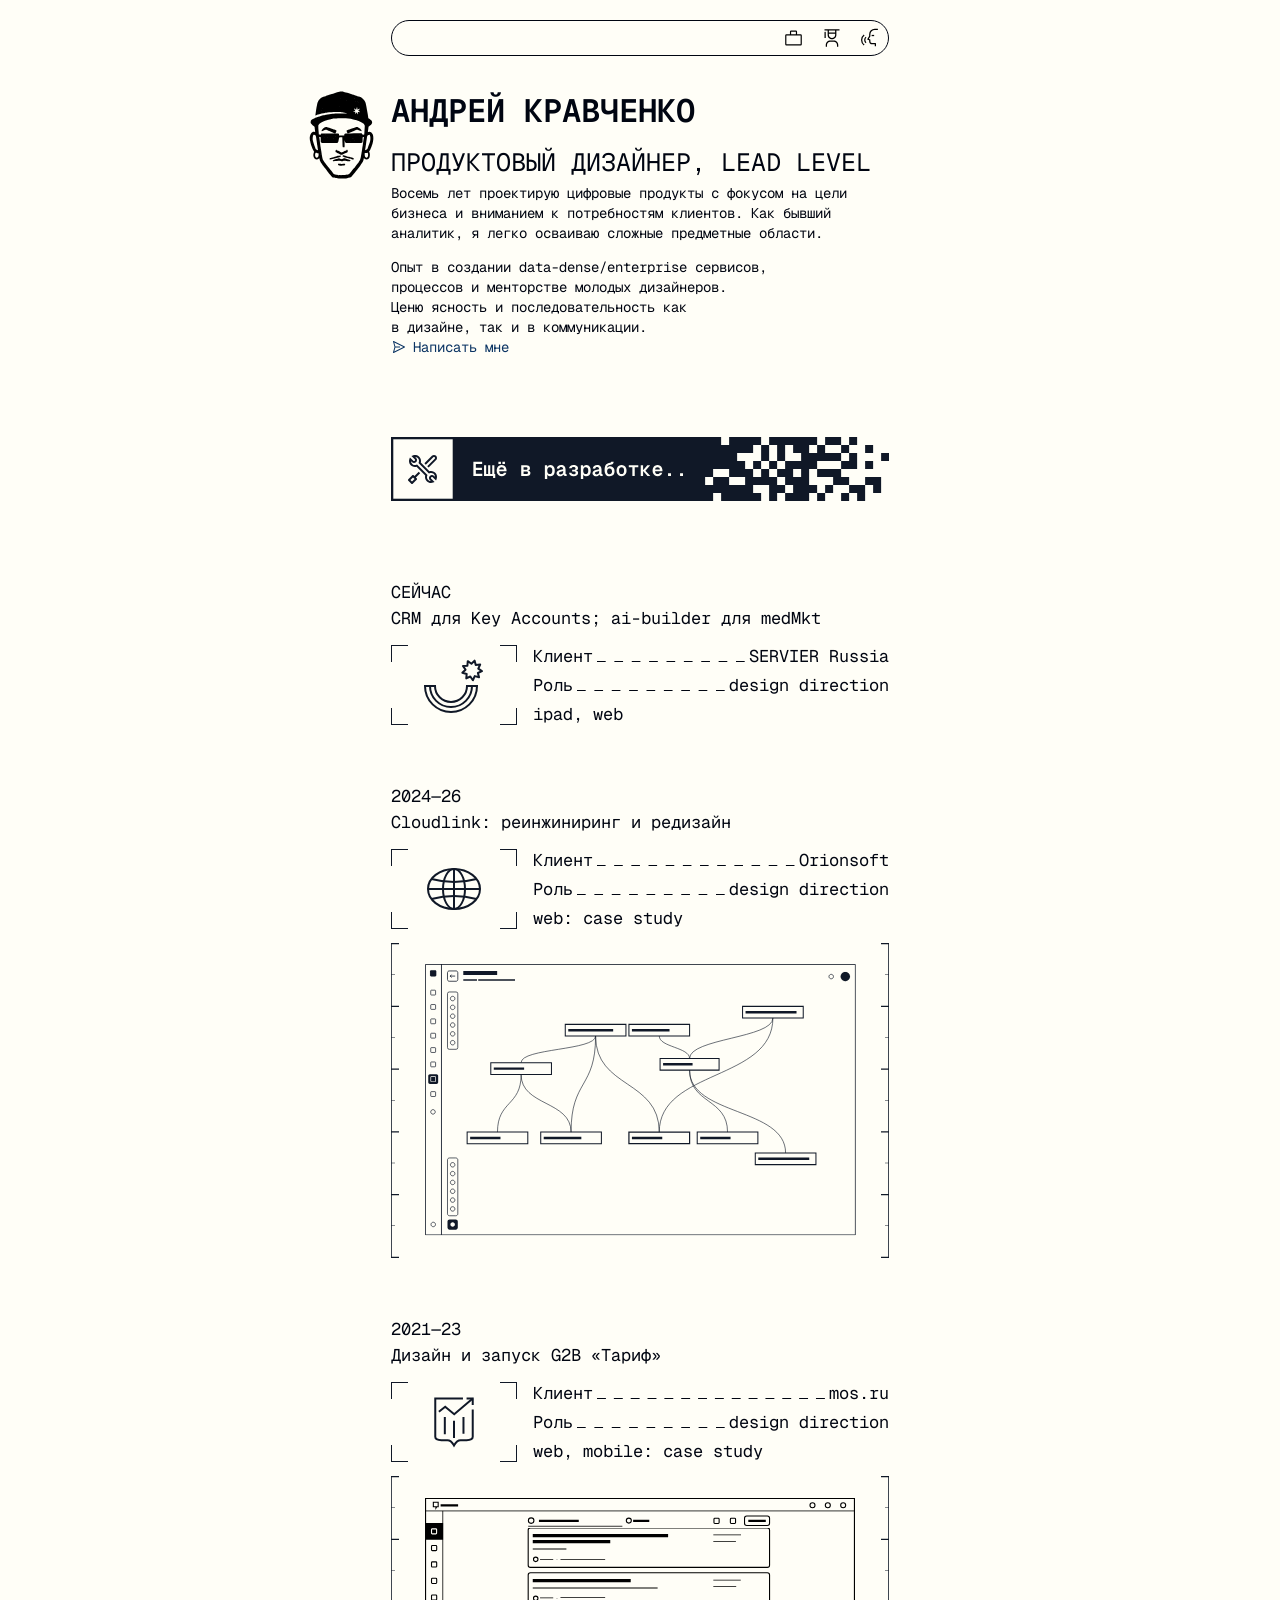
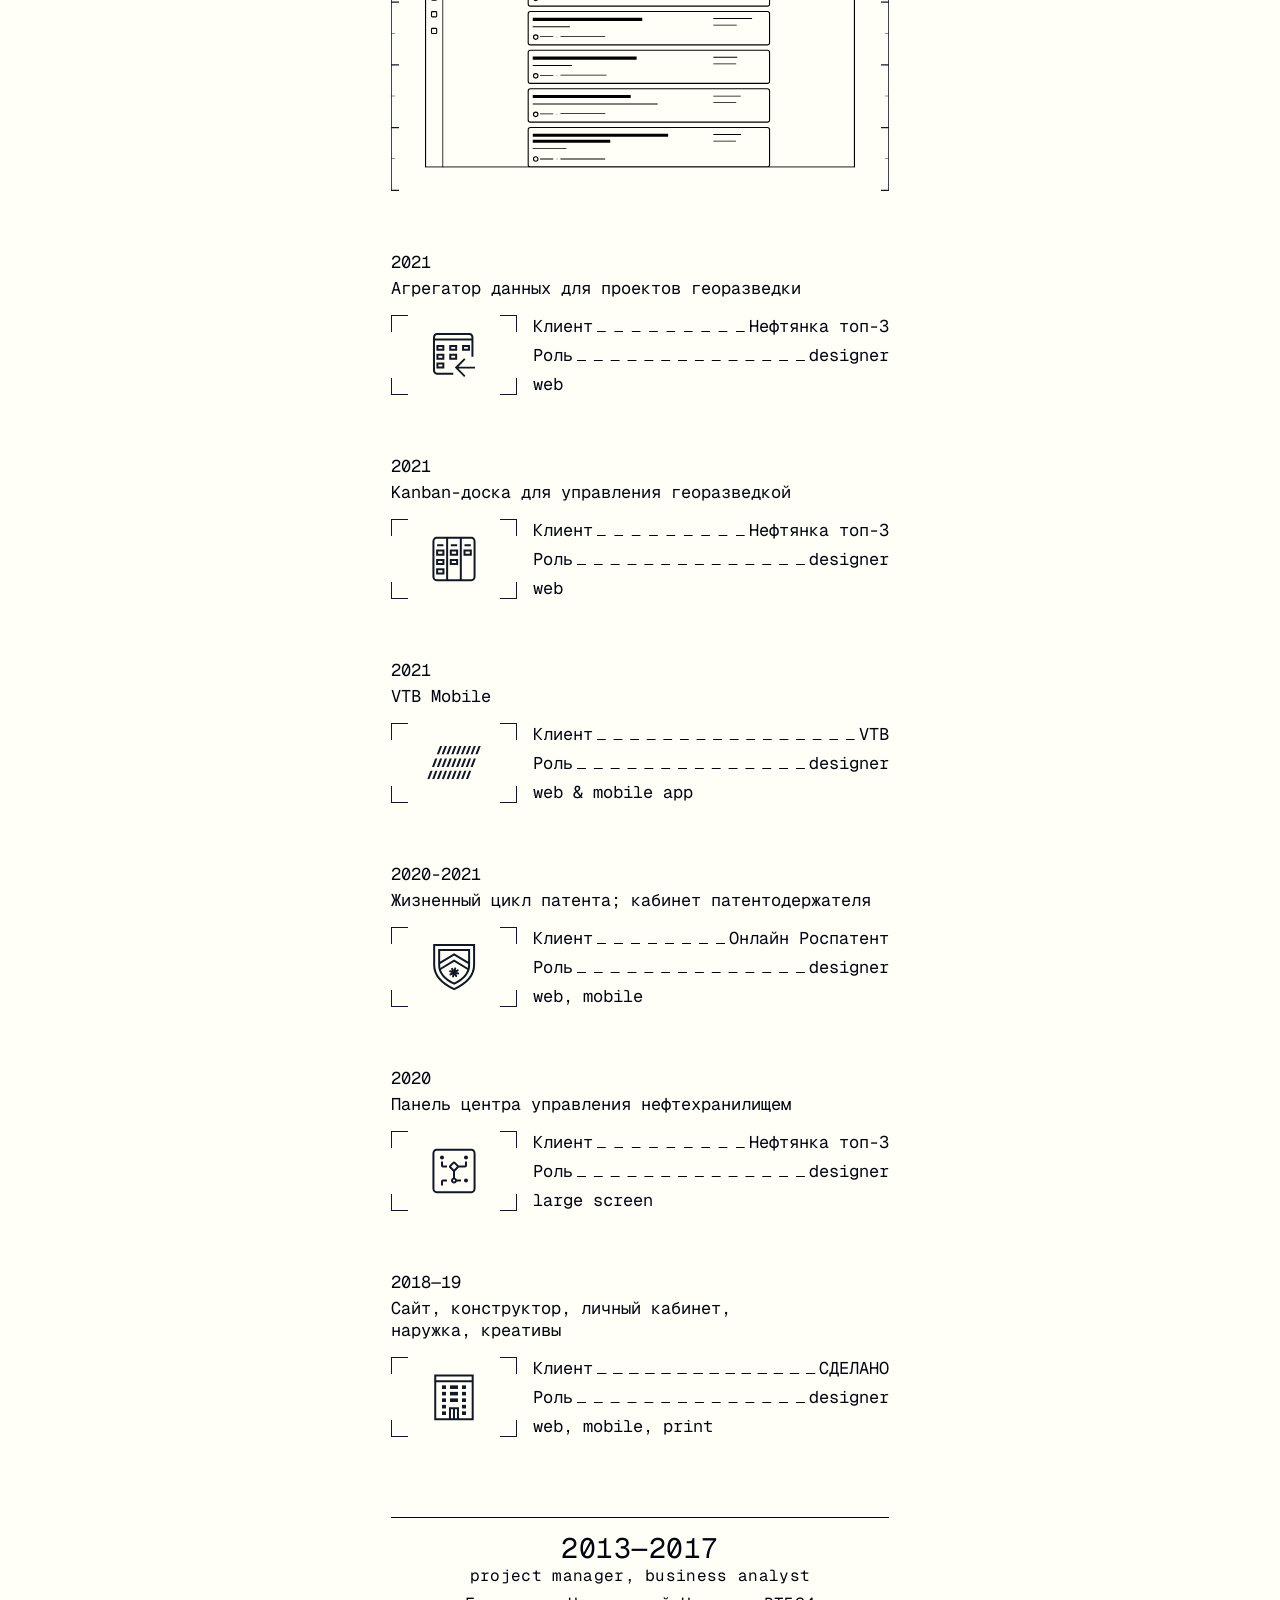
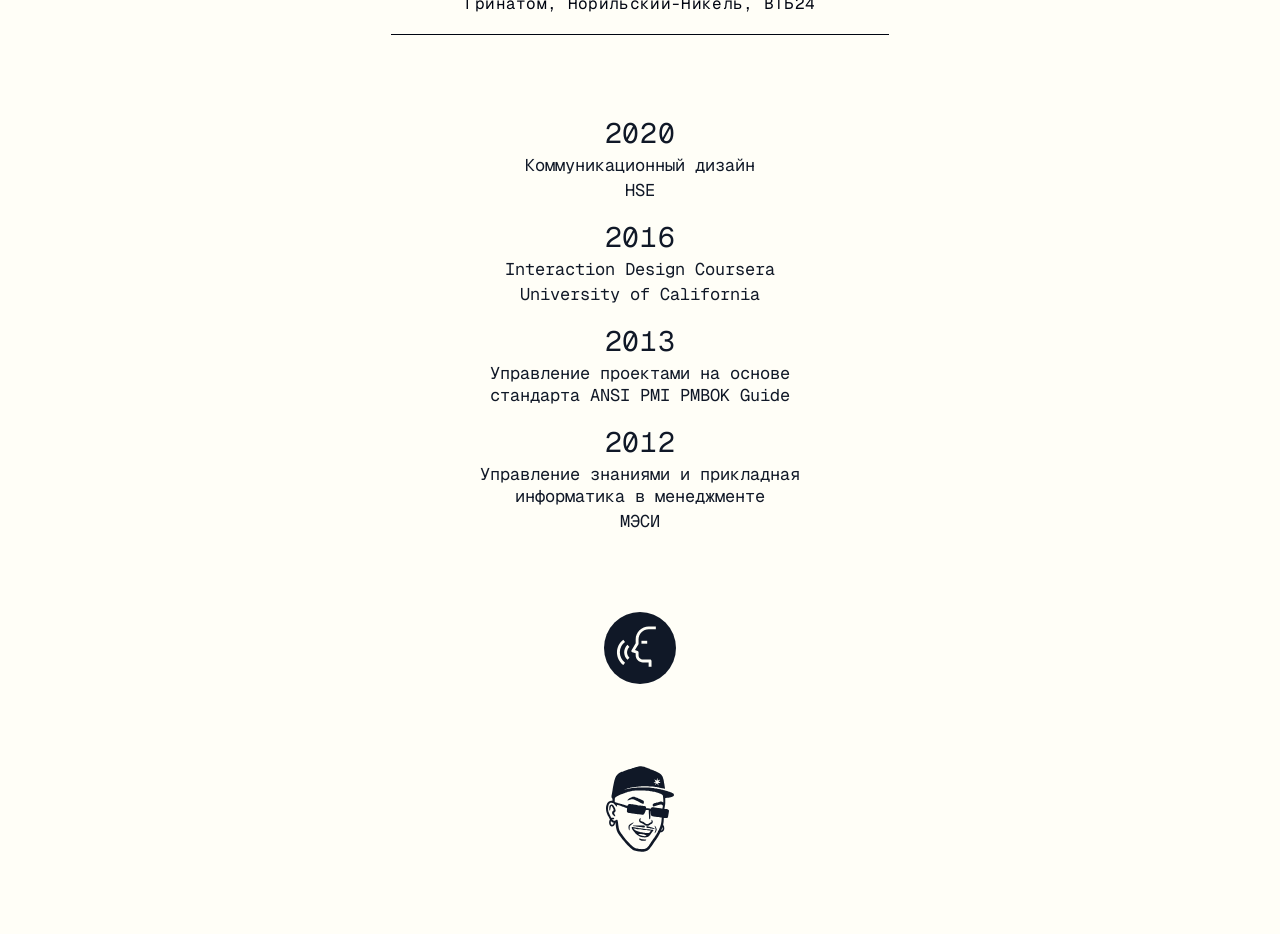
<file: index.html>
<!DOCTYPE html>
<html lang="ru">
<head>
<meta charset="utf-8">
<meta name="viewport" content="width=device-width, initial-scale=1, viewport-fit=cover">
<title>Андрей Кравченко — портфолио</title>
<meta property="og:type" content="website">
<meta property="og:title" content="Андрей Кравченко — продуктовый дизайнер">
<meta property="og:image" content="https://andryusha.top/og.png">
<meta property="og:image:width" content="1200">
<meta property="og:image:height" content="630">
<meta property="og:locale" content="ru_RU">
<meta name="twitter:card" content="summary_large_image">
<link rel="icon" href="/favicon.ico" sizes="32x32">
<link rel="icon" href="/icon.svg" type="image/svg+xml">
<link rel="apple-touch-icon" href="/apple-touch-icon.png">
<style>
@font-face{font-family:'Medeo Mono';src:url([data-uri]) format('woff2');font-weight:100 900;font-style:normal;font-display:swap}
:root{
  --bg:#fffef7; --ink:#000511; --link:#0b3463; --ph:rgba(0,5,17,.35);
  --mono:'Medeo Mono',ui-monospace,Menlo,monospace;
  color-scheme:light; box-sizing:border-box; padding-top:env(safe-area-inset-top,0px); padding-bottom:env(safe-area-inset-bottom,0px);
}
html{scroll-padding-top:env(safe-area-inset-top,0px)}
*,*::before,*::after{box-sizing:border-box}
body{margin:0;background:var(--bg);color:var(--ink);font-family:var(--mono);font-weight:400;font-size:14px;line-height:20px}
body::before{content:"";position:fixed;inset:0 0 auto;height:env(safe-area-inset-top,0px);background:var(--bg);z-index:10}
p{margin:0;text-wrap:pretty}
/* --col (ширина колонки контента главной) задана в mobile.css: переменная нужна и страницам кейсов, чтобы пилюля плавно меняла геометрию при переходе */
.page{width:var(--col);margin:0 auto;padding:82px 0 80px;display:flex;flex-direction:column;gap:80px;position:relative;container:page / inline-size}

/* nav pill */
.pill,.pill-slot{position:fixed;top:calc(20px + env(safe-area-inset-top,0px));left:50%;width:var(--col);transform:translate(-50%,0)}
body[data-pill="sub"] .pill,body[data-pill="sub"] .pill-slot{width:min(628px,100% - 32px)}
.pill{z-index:11;display:block;background:var(--bg);border:1px solid var(--ink);border-radius:999px;padding:1.84px;
  transition:opacity .4s ease,width .2s ease}
.pill-slot{height:36.35px;visibility:hidden;pointer-events:none}
.pill.away:not(:focus-within){opacity:0;pointer-events:none;transition:opacity .08s linear,width .2s ease}
.v{display:flex;align-items:center;justify-content:flex-end;gap:8px}
.v-sub{display:none;justify-content:space-between;gap:0}
body[data-pill="sub"] .v-main{display:none}
body[data-pill="sub"] .v-sub{display:flex}
.pb{width:30.67px;height:30.67px;border-radius:50%;display:grid;place-items:center;flex:none;transition:background-color .15s ease}
.pb img{width:19.63px;height:19.63px;display:block;transition:filter .15s ease}
.pb:hover,.pb:focus-visible{background:var(--ink)}
.pb:hover img,.pb:focus-visible img{filter:invert(1)}
.pb:focus-visible{outline:2px solid var(--link);outline-offset:2px}
.pb.contact img{transform:translate(-1.24px,-.61px)}
.back-grp{display:flex;align-items:center;gap:2px}
.mini{display:block;width:20.92px;height:27.67px}
.mini img{display:block;width:100%;height:100%;object-fit:cover}
@media (prefers-reduced-motion:reduce){.pill,.pb,.pb img{transition:none}}
.write:focus-visible{outline:2px solid var(--link);outline-offset:2px}

/* intro */
.intro{display:flex;flex-direction:column;gap:8px;position:relative}
.portrait{position:fixed;left:calc(50% - var(--col) / 2 - 89px);top:88.83px;width:80px;height:90px;overflow:hidden;pointer-events:none}
.portrait img{position:absolute;display:block;max-width:none;width:100%;height:100.6%;left:.63%;top:-.27%}


h1{font-size:min(32.25px, calc((100vw - 32px) / 10));line-height:40px;font-weight:600;text-transform:uppercase;margin:9px 0}   /* в одну строку высота та же 58 px (9+40+9), при переносе строки идут плотно; на узкой колонке шрифт чуть сжимается, чтобы имя не переносилось */
.role{font-size:25px;line-height:26px;letter-spacing:normal;text-transform:uppercase;margin:1px 0 0px}   /* в одну строку высота та же 24 px, при переносе строки не слипаются */
.bio{margin-top:0}
.bio p+p{margin-top:13.7px}
.bio br.m{display:none}   /* переносы только для телефона; пробелы в тексте стоят всегда, поэтому слова не слипаются, когда перенос скрыт */
.write{display:inline-flex;align-items:center;gap:6px;height:20px;vertical-align:top;color:var(--link);text-decoration:none}
.write img{width:16px;height:16px;display:block;flex:none}
.write:hover{text-decoration:none}
@keyframes write-spin{to{transform:rotate(360deg)}}
@media (hover:hover){.write:hover img{animation:write-spin .75s ease-in-out}}   /* оборот на 360° вокруг центра, 750 ms, ease-in-out */
@media (prefers-reduced-motion:reduce){.write:hover img{animation:none}}

/* cv */
.cv{display:flex;flex-direction:column;gap:60px}
.unit{display:flex;flex-direction:column;gap:14px}
.card{display:flex;flex-direction:column;gap:16px}
.head{display:flex;flex-direction:column;gap:4px;font-size:17px;line-height:normal}
.head b{font-weight:400;text-transform:uppercase}
.row{display:flex;align-items:center;gap:16px}
.meta{flex:1 1 0;min-width:0;display:flex;flex-direction:column;gap:7px;font-size:17px;line-height:normal}
.kv{display:flex;align-items:baseline;gap:4px}
.kv::before{content:"";order:1;flex:1 1 0;min-width:8px;height:1px;margin-right:-7px;background:linear-gradient(90deg,var(--ink) 0 9px,transparent 9px) 0 0/16px 1px space no-repeat}
.kv span:first-child{order:0}.kv span:last-child{order:2;text-align:right}

.shot{height:calc(315px * var(--k,1));display:flex;align-items:center;justify-content:space-between;width:100%}   /* --k = ширина колонки / 498: рамка, линейки и схема уменьшаются синхронно */

.ruler{display:block;flex:none;width:calc(8px * var(--k,1));height:calc(315px * var(--k,1))}
.ruler.r{transform:scaleX(-1)}
.img{flex:none}
.img svg{display:block;width:100%;height:auto}

/* education */
.xp{display:flex;flex-direction:column;gap:20px}
.xp hr{border:0;border-top:1px solid var(--ink);margin:0;width:100%}
.xp div{display:flex;flex-direction:column;gap:8px;text-align:center;font-size:16px;letter-spacing:.32px}
.xp .yr{font-size:28px;letter-spacing:.56px;text-transform:uppercase;font-weight:400}
.xp b{font-weight:400}


/* баннер «Ещё в разработке…» (статичный) */
.uc img{display:block;width:100%;height:auto}

/* рамка логотипа: уголки, hover (Figma: While hovering → Change to hover, Smart animate, Ease in, 170ms) */
.lf{--frame:#101827;--t:.17s ease-in;position:relative;flex:none;width:126px;height:80px;display:grid;place-items:center}
.lf img{display:block;width:64px;height:64px}
.lf-c{position:absolute;width:17px;height:17px;border:0 solid var(--frame);
  transition:width var(--t),height var(--t),border-width var(--t),top var(--t),right var(--t),bottom var(--t),left var(--t)}
.lf-c.tl{top:0;left:0;border-top-width:1px;border-left-width:1px}
.lf-c.tr{top:0;right:0;border-top-width:1px;border-right-width:1px}
.lf-c.bl{bottom:0;left:0;border-bottom-width:1px;border-left-width:1px}
.lf-c.br{bottom:0;right:0;border-bottom-width:1px;border-right-width:1px}
@media (hover:hover){
  .case:hover .lf .lf-c{width:26px;height:26px}
  .case:hover .lf .tl{top:.64px;left:1px;border-top-width:2px;border-left-width:2px}
  .case:hover .lf .tr{top:.64px;right:1px;border-top-width:2px;border-right-width:2px}
  .case:hover .lf .bl{bottom:.64px;left:1px;border-bottom-width:2px;border-left-width:2px}
  .case:hover .lf .br{bottom:.64px;right:1px;border-bottom-width:2px;border-right-width:2px}
}
@media (prefers-reduced-motion:reduce){.lf-c{transition:none}}
.edu{display:flex;flex-direction:column;text-align:center;font-size:17px;line-height:22px;color:#101827}
.edu .blk{display:flex;flex-direction:column;align-items:center}
.edu .blk+.blk{margin-top:18px}
.edu .yr{font-size:28px;line-height:36px;font-weight:400;letter-spacing:.56px}
.edu .t{font-weight:400;margin-top:3px}
.edu .s{font-weight:400;margin-top:3px}
.cf-row{display:flex;flex-direction:column;align-items:center;gap:80px}
.cf{display:block;width:72px;height:72px;flex:none}
.cf[hidden]{display:none}   /* кнопка Instagram скрыта; чтобы вернуть, уберите атрибут hidden у ссылки */   /* по весу «чернил» близко к портрету 68×90 */
.cf svg{display:block;width:100%;height:100%}
.cf-portrait{display:block;width:68px;height:90px;flex:none}
.cf:focus-visible{outline:2px solid var(--link);outline-offset:4px;border-radius:50%}
</style>
<link rel="stylesheet" href="transition.css">
<link rel="stylesheet" href="cursors.css">
<link rel="stylesheet" href="mobile.css">
<script>(function(){var v="";try{v=sessionStorage.getItem("trFlag")||""}catch(e){}if(!v)v=window.name||"";var m=/^tr\|(\d+)\|(\d)/.exec(v);if(m&&Date.now()-m[1]<4000){var h=document.documentElement;h.classList.add("tr-enter");if(m[2]==="1")h.classList.add("tr-ph");setTimeout(function(){h.classList.remove("tr-enter","tr-ph")},3500)}})()</script>
</head>
<body data-pill="main" data-tr="home">
<div id="trCup" aria-hidden="true"><img alt="" src="cursors/src/wait.svg"></div>
<div class="pill-slot" id="pillSlot" aria-hidden="true"></div>
<nav class="pill" id="pill" aria-label="Разделы">
  <div class="v v-main">
    <a class="pb work" href="#work" data-pill-gap="32" aria-label="Работы"><img alt="" src="[data-uri]"></a>
    <a class="pb" href="#edu" aria-label="Образование"><img alt="" src="[data-uri]"></a>
    <a class="pb contact" href="https://t.me/floatingpatterns" target="_blank" rel="noopener" aria-label="Написать мне"><img alt="" src="[data-uri]"></a>
  </div>
  <div class="v v-sub">
    <div class="back-grp">
      <a class="pb" href="./" aria-label="Назад"><img alt="" src="[data-uri]"></a>
      <a class="mini" href="./" aria-label="На главную"><img alt="" data-head></a>
    </div>
    <a class="pb contact" href="https://t.me/floatingpatterns" target="_blank" rel="noopener" aria-label="Написать мне"><img alt="" src="[data-uri]"></a>
  </div>
</nav>

<div class="portrait" aria-hidden="true"><img alt="" data-head></div>

<main class="page">
  <header class="intro" id="contact">
    <h1>андрей кравченко</h1>
    <p class="role">Продуктовый дизайнер, lead level</p>
    <div class="bio">
      <p>Восемь лет проектирую цифровые продукты с фокусом на цели бизнеса и вниманием к потребностям клиентов. Как бывший аналитик, я легко осваиваю сложные предметные области.</p>
      <p>Опыт в создании data-dense/<br class="m">enterprise сервисов,<br class="d"> процессов<br class="m"> и менторстве молодых дизайнеров.<br>Ценю ясность и последовательность<br class="m"> как<br class="d"> в дизайне, так и в коммуникации.<br><a class="write" href="https://t.me/floatingpatterns" target="_blank" rel="noopener"><img alt="" src="[data-uri]">Написать мне</a></p>
    </div>
  </header>

  <aside class="uc" aria-label="Страница в разработке"><img alt="Ещё в разработке…" src="[data-uri]"></aside>

  <section class="cv" id="work" aria-label="Опыт"></section>

  <section class="xp" aria-label="Предыдущий опыт">
    <hr>
    <div>
      <p class="yr">2013—2017</p>
      <p><b>project manager, business analyst</b></p>
      <p style="font-weight:400">Гринатом, Норильский-Никель, ВТБ24</p>
    </div>
    <hr>
  </section>

  <section class="edu" id="edu" aria-label="Образование">
    <div class="blk"><p class="yr">2020</p><p class="t">Коммуникационный дизайн</p><p class="s">HSE</p></div>
    <div class="blk"><p class="yr">2016</p><p class="t">Interaction Design Coursera</p><p class="s">University of California</p></div>
    <div class="blk"><p class="yr">2013</p><p class="t">Управление проектами на основе<br>стандарта ANSI PMI PMBOK Guide</p></div>
    <div class="blk"><p class="yr">2012</p><p class="t">Управление знаниями и прикладная<br>информатика в менеджменте</p><p class="s">МЭСИ</p></div>
  </section>

  <section class="cf-row" aria-label="Контакты">
    <a class="cf" href="https://t.me/floatingpatterns" target="_blank" rel="noopener"><svg role="img" aria-label="Telegram" class="cf-profile" width="88" height="88" viewBox="0 0 88 88" fill="none" xmlns="http://www.w3.org/2000/svg">
<style>
.cf-profile .cf-w{transform-box:view-box;transform-origin:35px 49.28px}
.cf-profile:hover .cf-w1,:hover>.cf-profile .cf-w1{animation:cf-wave-in .5s cubic-bezier(.3,0,.2,1)}
.cf-profile:hover .cf-w2,:hover>.cf-profile .cf-w2{animation:cf-wave-out .5s cubic-bezier(.3,0,.2,1)}
@keyframes cf-wave-in{0%{transform:scale(1);opacity:1}40%{transform:scale(1.4);opacity:0}41%{transform:scale(.7);opacity:0}100%{transform:scale(1);opacity:1}}
@keyframes cf-wave-out{0%{transform:scale(1);opacity:1}34%{transform:scale(1.3);opacity:0}35%{transform:scale(.8);opacity:0}100%{transform:scale(1);opacity:1}}
@media (prefers-reduced-motion:reduce){.cf-profile .cf-w{animation:none!important}}
</style>
<rect width="88" height="88" rx="44" fill="#101827"/>
<path d="M58.0801 66.8801H54.5601V61.6001H47.5201C45.187 61.5975 42.9501 60.6696 41.3004 59.0198C39.6506 57.37 38.7227 55.1332 38.7201 52.8001V50.5485L34.6436 49.1898C34.3936 49.1064 34.1655 48.968 33.9761 48.7847C33.7868 48.6014 33.641 48.3779 33.5496 48.1308C33.4582 47.8836 33.4234 47.6191 33.4479 47.3567C33.4724 47.0943 33.5555 46.8407 33.6911 46.6148L38.7201 38.2324V33.4401C38.7248 29.2405 40.3951 25.2142 43.3647 22.2447C46.3342 19.2751 50.3605 17.6048 54.5601 17.6001H63.3601V21.1201H54.5601C51.2937 21.1237 48.1622 22.4229 45.8526 24.7326C43.5429 27.0422 42.2437 30.1737 42.2401 33.4401V38.7201C42.2401 39.0391 42.1533 39.352 41.9891 39.6254L37.838 46.5444L41.0366 47.6104C41.3871 47.7272 41.6919 47.9513 41.9079 48.251C42.1239 48.5507 42.2401 48.9107 42.2401 49.2801V52.8001C42.2416 54.2 42.7984 55.5421 43.7883 56.5319C44.7781 57.5218 46.1202 58.0786 47.5201 58.0801H56.3201C56.7869 58.0801 57.2345 58.2655 57.5646 58.5956C57.8947 58.9257 58.0801 59.3733 58.0801 59.8401V66.8801Z" fill="#FFFEF7"/>
<path d="M52.8 35.2002H45.76V38.7202H52.8V35.2002Z" fill="#FFFEF7"/>
<path class="cf-w cf-w1" d="M28.7453 58.4617C27.4538 57.306 26.4205 55.8908 25.7132 54.3086C25.0058 52.7264 24.6401 51.0128 24.6401 49.2797C24.6401 47.5465 25.0058 45.8329 25.7132 44.2507C26.4205 42.6685 27.4538 41.2533 28.7453 40.0977L31.0932 42.7201C30.1703 43.5455 29.432 44.5564 28.9265 45.6866C28.421 46.8169 28.1597 48.0411 28.1597 49.2793C28.1597 50.5175 28.421 51.7417 28.9265 52.872C29.432 54.0023 30.1703 55.0131 31.0932 55.8386L28.7453 58.4617Z" fill="#FFFEF7"/>
<path class="cf-w cf-w2" d="M23.5831 64.7695C21.179 62.9658 19.2279 60.6272 17.884 57.939C16.5402 55.2507 15.8406 52.2865 15.8406 49.281C15.8406 46.2755 16.5402 43.3113 17.884 40.6231C19.2279 37.9348 21.179 35.5962 23.5831 33.7925L25.6961 36.6081C23.7287 38.0837 22.1318 39.9971 21.0319 42.1968C19.9321 44.3965 19.3595 46.822 19.3595 49.2814C19.3595 51.7407 19.9321 54.1662 21.0319 56.3659C22.1318 58.5656 23.7287 60.479 25.6961 61.9546L23.5831 64.7695Z" fill="#FFFEF7"/>
</svg></a>
    <a class="cf" href="https://www.instagram.com/floatingpatterns/" target="_blank" rel="noopener" hidden><svg role="img" aria-label="Instagram" class="cf-aperture" width="88" height="88" viewBox="0 0 88 88" fill="none" xmlns="http://www.w3.org/2000/svg">
<style>
.cf-aperture .cf-g{transform-box:view-box;transform-origin:44px 44px}
.cf-aperture:hover .cf-g,:hover>.cf-aperture .cf-g{animation:cf-ap-rot .5s cubic-bezier(.3,0,.2,1)}
.cf-aperture:hover .cf-b,:hover>.cf-aperture .cf-b{animation:cf-ap-blade .5s cubic-bezier(.3,0,.2,1)}
@keyframes cf-ap-rot{0%{transform:rotate(0)}38%{transform:rotate(-24deg)}52%{transform:rotate(-24deg)}100%{transform:rotate(0)}}
@keyframes cf-ap-blade{0%{transform:translate(0,0)}38%{transform:translate(var(--x),var(--y))}52%{transform:translate(var(--x),var(--y))}100%{transform:translate(0,0)}}
@media (prefers-reduced-motion:reduce){.cf-aperture .cf-g,.cf-aperture .cf-b{animation:none!important}}
</style>
<defs><clipPath id="cf-ap-clip"><circle cx="44" cy="44" r="21.12"/></clipPath></defs>
<rect width="88" height="88" rx="44" fill="#101827"/>
<circle cx="44" cy="44" r="22.88" stroke="#FFFEF7" stroke-width="3.52"/>
<g clip-path="url(#cf-ap-clip)">
  <g class="cf-g" stroke="#FFFEF7" stroke-width="3.52" stroke-linecap="butt">
    <path class="cf-b" style="--x:-5px;--y:-2.87px" d="M52.8 49.71L52.8 9.71"/>
    <path class="cf-b" style="--x:-0.01px;--y:-5.78px" d="M44 54.84L78.57 34.7"/>
    <path class="cf-b" style="--x:5px;--y:-2.88px" d="M35.2 49.73L69.8 69.8"/>
    <path class="cf-b" style="--x:5px;--y:2.88px" d="M35.2 38.27L35.2 78.27"/>
    <path class="cf-b" style="--x:0.01px;--y:5.78px" d="M44 33.17L9.4 53.24"/>
    <path class="cf-b" style="--x:-5px;--y:2.89px" d="M52.8 38.25L18.16 18.25"/>
  </g>
</g>
</svg></a>
    <img class="cf-portrait" src="footer-portrait.svg" alt="" width="68" height="90">
  </section>
</main>

<script>
var items = [
  ['Сейчас','CRM для Key Accounts; ai\u2060-\u2060builder для medMkt','SERVIER Russia','design direction','ipad, web',false],
  ['2024—26','Cloudlink: реинжиниринг и редизайн','Orionsoft','design direction','web: case study',true],
  ['2021—23','Дизайн и запуск G2B «Тариф»','mos.ru','design direction','web, mobile: case study',true],
  ['2021','Агрегатор данных для проектов георазведки','Нефтянка топ-3','designer','web',false],
  ['2021','Kanban-доска для управления георазведкой','Нефтянка топ-3','designer','web',false],
  ['2021','VTB Mobile','VTB','designer','web & mobile app',false],
  ['2020-2021','Жизненный цикл патента; кабинет патентодержателя','Онлайн Роспатент','designer','web, mobile',false],
  ['2020','Панель центра управления нефтехранилищем','Нефтянка топ-3','designer','large screen',false],
  ['2018—19','Сайт, конструктор, личный кабинет, наружка, креативы','СДЕЛАНО','designer','web, mobile, print',false]
];
var root = document.getElementById('work');
items.forEach(function (it) {
  var u = document.createElement('div');
  u.className = items.indexOf(it) === 0 || !it[5] ? 'card' : 'unit';
  var card = '<div class="card"><div class="head"><b></b><p></p></div><div class="row"><div class="lf"><span class="lf-c tl"></span><span class="lf-c tr"></span><span class="lf-c bl"></span><span class="lf-c br"></span><img alt="" data-logo width="64" height="64"></div><div class="meta">' +
    '<div class="kv"><span>Клиент</span><span class="c"></span></div>' +
    '<div class="kv"><span>Роль</span><span class="r"></span></div>' +
    '<div class="p"></div></div></div></div>';
  var shot = '<div class="shot"><img class="ruler l" alt="" data-ruler width="8" height="315"><div class="img"></div><img class="ruler r" alt="" data-ruler width="8" height="315"></div>';
  u.innerHTML = it[5] ? card + shot : card;
  if (it[5]) { u.className = 'unit'; }
  u.classList.add('case');
  u.querySelector('b').textContent = it[0];
  u.querySelector('.head p').textContent = it[1];
  u.querySelector('.c').textContent = it[2];
  u.querySelector('.r').textContent = it[3];
  u.querySelector('.p').textContent = it[4];
  var href = { 1: 'cloudlink/', 2: 'tarif/' }[items.indexOf(it)];
  if (href) {
    var a = document.createElement('a');
    a.href = href; a.style.cssText = 'display:block;color:inherit;text-decoration:none';
    a.setAttribute('aria-label', it[1]);
    a.appendChild(u); root.appendChild(a);
  } else { root.appendChild(u); }
});

/* Неразрывный пробел после коротких предлогов и союзов */
(function () {
  var re = /(^|[^А-Яа-яЁё\w])(в|во|к|ко|с|со|у|о|об|и|а|но|на|по|за|из|от|до|не|ни|же|бы|ли|да|для|при|про|над|под|без|как|что)\s+/gi;
  var w = document.createTreeWalker(document.body, NodeFilter.SHOW_TEXT), n, list = [];
  while ((n = w.nextNode())) { if (n.parentNode.nodeName !== 'SCRIPT') list.push(n); }
  list.forEach(function (t) {
    var s = t.nodeValue, prev;
    do { prev = s; s = s.replace(re, '$1$2\u00A0'); } while (s !== prev);
    t.nodeValue = s;
  });
})();

var HEAD = "[data-uri]";
document.querySelectorAll('img[data-head]').forEach(function (i) { i.src = HEAD; });

/* Пилюля: прячется при скролле, возвращается по наведению на своё место и наверху страницы */
(function () {
  var pill = document.getElementById('pill'), slot = document.getElementById('pillSlot');
  var hover = false, up = false, lastY = window.scrollY, keep = false, armed = false;
  var scrollDir = window.matchMedia('(hover: none), (max-width: 552px)');   // телефонная раскладка: вниз — прячем, вверх — показываем
  var dir = 0, anchor = window.scrollY;
  function apply() { pill.classList.toggle('away', !(window.scrollY <= 2 || hover || up || keep)); }
  /* после возврата с кейса пилюля остаётся видимой, пока человек не начнёт скроллить или не зайдёт курсором в её зону и не уйдёт */
  window.__pillKeep = function () { keep = true; armed = false; apply(); };
  window.addEventListener('scroll', function () {
    var y = window.scrollY;
    if (y !== lastY) { hover = false; keep = false; }
    if (scrollDir.matches) {                       // считаем пройденный путь от точки разворота, а не шаг между кадрами скролла
      if (y > lastY) { if (dir <= 0) { dir = 1; anchor = lastY; } if (y - anchor > 6) up = false; }
      else if (y < lastY) { if (dir >= 0) { dir = -1; anchor = lastY; } if (anchor - y > 14) up = true; }
    }
    lastY = y; apply();
  }, { passive: true });
  window.addEventListener('pointermove', function (e) {
    if (e.pointerType === 'touch') return;
    var r = slot.getBoundingClientRect(), pad = 10;
    hover = e.clientX >= r.left - pad && e.clientX <= r.right + pad && e.clientY >= 0 && e.clientY <= r.bottom + pad;
    if (hover) armed = true; else if (armed) keep = false;
    apply();
  }, { passive: true });
  document.documentElement.addEventListener('mouseleave', function () { hover = false; apply(); });
  apply();
})();

/* Плавный скролл: клики по якорям (ease-in-out) и ручной скролл колесом/трекпадом (инерционное сглаживание) */
(function () {
  var reduce = window.matchMedia('(prefers-reduced-motion: reduce)');
  var doc = document.documentElement;
  var raf = 0, target = 0, cur = 0, last = 0, anim = null;
  function max() { return Math.max(0, doc.scrollHeight - window.innerHeight); }
  function clamp(v) { return Math.max(0, Math.min(max(), v)); }
  function ease(t) { return t < .5 ? 4 * t * t * t : 1 - Math.pow(-2 * t + 2, 3) / 2; }
  function loop(t) {
    var dt = Math.min(50, t - last) || 16; last = t;
    if (anim) {
      var p = Math.min(1, (t - anim.t0) / anim.dur);
      cur = target = anim.from + (anim.to - anim.from) * ease(p);
      window.scrollTo(0, cur);
      if (p < 1) { raf = requestAnimationFrame(loop); } else { raf = 0; anim = null; }
      return;
    }
    cur += (target - cur) * (1 - Math.exp(-dt / 90));
    if (Math.abs(target - cur) < .5) { cur = target; window.scrollTo(0, cur); raf = 0; return; }
    window.scrollTo(0, cur);
    raf = requestAnimationFrame(loop);
  }
  function run() { if (!raf) { last = performance.now(); raf = requestAnimationFrame(loop); } }

  window.addEventListener('scroll', function () {
    if (!raf) cur = target = window.scrollY;
  }, { passive: true });

  window.addEventListener('wheel', function (e) {
    if (e.ctrlKey || reduce.matches || Math.abs(e.deltaX) > Math.abs(e.deltaY)) return;
    e.preventDefault();
    var d = e.deltaY * (e.deltaMode === 1 ? 16 : e.deltaMode === 2 ? window.innerHeight : 1);
    if (anim) { anim = null; target = cur; }
    if (!raf) cur = target = window.scrollY;
    target = clamp(target + d);
    run();
  }, { passive: false });

  document.addEventListener('click', function (e) {
    var a = e.target.closest('a[href^="#"]');
    if (!a || a.getAttribute('href') === '#') return;
    var id = decodeURIComponent(a.getAttribute('href').slice(1)), el = document.getElementById(id);
    if (!el) return;
    e.preventDefault();
    var pad = parseFloat(getComputedStyle(doc).scrollPaddingTop) || 0;
    var gap = a.getAttribute('data-pill-gap');            // ссылка просит: низ пилюли + gap px выше первого кейса
    if (gap !== null) {
      var slot = document.getElementById('pillSlot');
      el = el.querySelector('.case') || el;
      pad = slot.getBoundingClientRect().bottom + parseFloat(gap);
    }
    var to = clamp(el.getBoundingClientRect().top + window.scrollY - pad);
    var from = window.scrollY, dist = to - from;
    try { history.replaceState(null, '', '#' + id); } catch (err) {}
    if (reduce.matches || Math.abs(dist) < 2) { window.scrollTo(0, to); return; }
    anim = { from: from, to: to, t0: performance.now(), dur: Math.min(1200, 500 + Math.abs(dist) * .3) };
    cur = target = from;
    run();
  });
})();




/* иконки кейсов: по порядку карточек */
(function () {
  var ICONS = ["[data-uri]", "[data-uri]", "[data-uri]", "[data-uri]", "[data-uri]", "[data-uri]", "[data-uri]", "[data-uri]", "[data-uri]"];
  document.querySelectorAll('img[data-logo]').forEach(function (img, i) { if (ICONS[i]) img.src = ICONS[i]; });
})();

/* Анимированные экраны: играют по кругу постоянно (десктоп и мобильные); при prefers-reduced-motion — статичный первый кадр */
(function () {
  var SHOWS = [{ w: 431, svg: "<svg width=\"431\" height=\"272\" viewBox=\"0 0 431 272\" fill=\"none\" xmlns=\"http://www.w3.org/2000/svg\">\n<g clip-path=\"url(#clip0_3497_1499)\">\n<path d=\"M170.603 71.982C170.603 103.162 136.124 97.49 136.124 128.67\" stroke-width=\"0.613506\" stroke=\"#101827\">\n<animate attributeName=\"d\" values=\"M170.603 71.982C170.603 103.162 136.124 97.49 136.124 128.67;M170.603 71.982C170.603 103.162 136.124 97.49 136.124 128.67;M170.603 71.982C170.603 103.162 136.124 97.49 136.124 128.67;M170.603 71.982C170.603 103.162 136.124 97.49 136.124 128.67;M170.603 71.982C170.603 86.661 96.124 83.991 96.124 98.67;M170.603 71.982C170.603 86.661 96.124 83.991 96.124 98.67;M170.603 71.982C170.603 86.661 96.124 83.991 96.124 98.67;M170.603 71.982C170.603 86.661 96.124 83.991 96.124 98.67;M170.603 71.982C170.603 86.661 96.124 83.991 96.124 98.67;M170.603 71.982C170.603 86.661 96.124 83.991 96.124 98.67;M170.603 71.982C170.603 103.162 136.124 97.49 136.124 128.67;M170.603 71.982C170.603 103.162 136.124 97.49 136.124 128.67;M170.603 71.982C170.603 103.162 136.124 97.49 136.124 128.67;M170.603 71.982C170.603 103.162 136.124 97.49 136.124 128.67\" dur=\"5.0s\" repeatCount=\"indefinite\" calcMode=\"spline\" keyTimes=\"0.00000;0.05000;0.16000;0.17600;0.28600;0.30200;0.41200;0.50000;0.61000;0.62600;0.73600;0.75200;0.86200;1.00000\" keySplines=\"0 0 1 1;0.45 0 0.2 1;0 0 1 1;0.45 0 0.2 1;0 0 1 1;0.45 0 0.2 1;0 0 1 1;0.45 0 0.2 1;0 0 1 1;0.45 0 0.2 1;0 0 1 1;0.45 0 0.2 1;0 0 1 1\"/>\n</path>\n<path d=\"M170.603 71.982C170.603 124.853 234.258 115.241 234.258 168.112\" stroke-width=\"0.613506\" stroke=\"#101827\"/>\n<path d=\"M170.603 71.982C170.603 124.853 146.063 115.241 146.063 168.112\" stroke-width=\"0.613506\" stroke=\"#101827\"/>\n<path d=\"M297.899 71.982C297.899 83.243 264.592 83.257 264.592 94.518\" stroke-width=\"0.613506\" stroke=\"#101827\">\n<animate attributeName=\"d\" values=\"M297.899 71.982C297.899 83.243 264.592 83.257 264.592 94.518;M297.899 71.982C297.899 83.243 264.592 83.257 264.592 94.518;M347.899 53.982C347.899 74.238 264.592 74.263 264.592 94.518;M347.899 53.982C347.899 74.238 264.592 74.263 264.592 94.518;M347.899 53.982C347.899 74.238 264.592 74.263 264.592 94.518;M347.899 53.982C347.899 74.238 264.592 74.263 264.592 94.518;M347.899 53.982C347.899 74.238 264.592 74.263 264.592 94.518;M347.899 53.982C347.899 74.238 264.592 74.263 264.592 94.518;M347.899 53.982C347.899 74.238 264.592 74.263 264.592 94.518;M347.899 53.982C347.899 74.238 264.592 74.263 264.592 94.518;M347.899 53.982C347.899 74.238 264.592 74.263 264.592 94.518;M347.899 53.982C347.899 74.238 264.592 74.263 264.592 94.518;M297.899 71.982C297.899 83.243 264.592 83.257 264.592 94.518;M297.899 71.982C297.899 83.243 264.592 83.257 264.592 94.518\" dur=\"5.0s\" repeatCount=\"indefinite\" calcMode=\"spline\" keyTimes=\"0.00000;0.05000;0.16000;0.17600;0.28600;0.30200;0.41200;0.50000;0.61000;0.62600;0.73600;0.75200;0.86200;1.00000\" keySplines=\"0 0 1 1;0.45 0 0.2 1;0 0 1 1;0.45 0 0.2 1;0 0 1 1;0.45 0 0.2 1;0 0 1 1;0.45 0 0.2 1;0 0 1 1;0.45 0 0.2 1;0 0 1 1;0.45 0 0.2 1;0 0 1 1\"/>\n</path>\n<path d=\"M297.899 71.982C297.899 124.853 234.258 115.241 234.258 168.112\" stroke-width=\"0.613506\" stroke=\"#101827\">\n<animate attributeName=\"d\" values=\"M297.899 71.982C297.899 124.853 234.258 115.241 234.258 168.112;M297.899 71.982C297.899 124.853 234.258 115.241 234.258 168.112;M347.899 53.982C347.899 116.753 234.258 105.341 234.258 168.112;M347.899 53.982C347.899 116.753 234.258 105.341 234.258 168.112;M347.899 53.982C347.899 116.753 234.258 105.341 234.258 168.112;M347.899 53.982C347.899 116.753 234.258 105.341 234.258 168.112;M347.899 53.982C347.899 116.753 234.258 105.341 234.258 168.112;M347.899 53.982C347.899 116.753 234.258 105.341 234.258 168.112;M347.899 53.982C347.899 116.753 234.258 105.341 234.258 168.112;M347.899 53.982C347.899 116.753 234.258 105.341 234.258 168.112;M347.899 53.982C347.899 116.753 234.258 105.341 234.258 168.112;M347.899 53.982C347.899 116.753 234.258 105.341 234.258 168.112;M297.899 71.982C297.899 124.853 234.258 115.241 234.258 168.112;M297.899 71.982C297.899 124.853 234.258 115.241 234.258 168.112\" dur=\"5.0s\" repeatCount=\"indefinite\" calcMode=\"spline\" keyTimes=\"0.00000;0.05000;0.16000;0.17600;0.28600;0.30200;0.41200;0.50000;0.61000;0.62600;0.73600;0.75200;0.86200;1.00000\" keySplines=\"0 0 1 1;0.45 0 0.2 1;0 0 1 1;0.45 0 0.2 1;0 0 1 1;0.45 0 0.2 1;0 0 1 1;0.45 0 0.2 1;0 0 1 1;0.45 0 0.2 1;0 0 1 1;0.45 0 0.2 1;0 0 1 1\"/>\n</path>\n<path d=\"M234.258 71.982C234.258 83.243 264.592 83.257 264.592 94.518\" stroke-width=\"0.613506\" stroke=\"#101827\"/>\n<path d=\"M264.592 106.12C264.592 140.218 371.506 134.014 371.506 168.112\" stroke-width=\"0.613506\" stroke=\"#101827\">\n<animate attributeName=\"d\" values=\"M264.592 106.12C264.592 140.218 371.506 134.014 371.506 168.112;M264.592 106.12C264.592 140.218 371.506 134.014 371.506 168.112;M264.592 106.12C264.592 140.218 371.506 134.014 371.506 168.112;M264.592 106.12C264.592 140.218 371.506 134.014 371.506 168.112;M264.592 106.12C264.592 140.218 371.506 134.014 371.506 168.112;M264.592 106.12C264.592 140.218 371.506 134.014 371.506 168.112;M264.592 106.12C264.592 166.62 346.506 155.612 346.506 216.112;M264.592 106.12C264.592 166.62 346.506 155.612 346.506 216.112;M264.592 106.12C264.592 140.218 371.506 134.014 371.506 168.112;M264.592 106.12C264.592 140.218 371.506 134.014 371.506 168.112;M264.592 106.12C264.592 140.218 371.506 134.014 371.506 168.112;M264.592 106.12C264.592 140.218 371.506 134.014 371.506 168.112;M264.592 106.12C264.592 140.218 371.506 134.014 371.506 168.112;M264.592 106.12C264.592 140.218 371.506 134.014 371.506 168.112\" dur=\"5.0s\" repeatCount=\"indefinite\" calcMode=\"spline\" keyTimes=\"0.00000;0.05000;0.16000;0.17600;0.28600;0.30200;0.41200;0.50000;0.61000;0.62600;0.73600;0.75200;0.86200;1.00000\" keySplines=\"0 0 1 1;0.45 0 0.2 1;0 0 1 1;0.45 0 0.2 1;0 0 1 1;0.45 0 0.2 1;0 0 1 1;0.45 0 0.2 1;0 0 1 1;0.45 0 0.2 1;0 0 1 1;0.45 0 0.2 1;0 0 1 1\"/>\n</path>\n<path d=\"M264.592 106.12C264.592 140.218 302.548 134.014 302.548 168.112\" stroke-width=\"0.613506\" stroke=\"#101827\"/>\n<path d=\"M136.124 140.599C136.124 155.733 72.47 152.978 72.47 168.112\" stroke-width=\"0.613506\" stroke=\"#101827\">\n<animate attributeName=\"d\" values=\"M136.124 140.599C136.124 155.733 72.47 152.978 72.47 168.112;M136.124 140.599C136.124 155.733 72.47 152.978 72.47 168.112;M136.124 140.599C136.124 155.733 72.47 152.978 72.47 168.112;M136.124 140.599C136.124 155.733 72.47 152.978 72.47 168.112;M96.124 110.599C96.124 142.235 72.47 136.476 72.47 168.112;M96.124 110.599C96.124 142.235 72.47 136.476 72.47 168.112;M96.124 110.599C96.124 142.235 72.47 136.476 72.47 168.112;M96.124 110.599C96.124 142.235 72.47 136.476 72.47 168.112;M96.124 110.599C96.124 142.235 72.47 136.476 72.47 168.112;M96.124 110.599C96.124 142.235 72.47 136.476 72.47 168.112;M136.124 140.599C136.124 155.733 72.47 152.978 72.47 168.112;M136.124 140.599C136.124 155.733 72.47 152.978 72.47 168.112;M136.124 140.599C136.124 155.733 72.47 152.978 72.47 168.112;M136.124 140.599C136.124 155.733 72.47 152.978 72.47 168.112\" dur=\"5.0s\" repeatCount=\"indefinite\" calcMode=\"spline\" keyTimes=\"0.00000;0.05000;0.16000;0.17600;0.28600;0.30200;0.41200;0.50000;0.61000;0.62600;0.73600;0.75200;0.86200;1.00000\" keySplines=\"0 0 1 1;0.45 0 0.2 1;0 0 1 1;0.45 0 0.2 1;0 0 1 1;0.45 0 0.2 1;0 0 1 1;0.45 0 0.2 1;0 0 1 1;0.45 0 0.2 1;0 0 1 1;0.45 0 0.2 1;0 0 1 1\"/>\n</path>\n<path d=\"M136.124 140.599C136.124 155.733 146.063 152.978 146.063 168.112\" stroke-width=\"0.613506\" stroke=\"#101827\">\n<animate attributeName=\"d\" values=\"M136.124 140.599C136.124 155.733 146.063 152.978 146.063 168.112;M136.124 140.599C136.124 155.733 146.063 152.978 146.063 168.112;M136.124 140.599C136.124 155.733 146.063 152.978 146.063 168.112;M136.124 140.599C136.124 155.733 146.063 152.978 146.063 168.112;M96.124 110.599C96.124 142.235 146.063 136.476 146.063 168.112;M96.124 110.599C96.124 142.235 146.063 136.476 146.063 168.112;M96.124 110.599C96.124 142.235 146.063 136.476 146.063 168.112;M96.124 110.599C96.124 142.235 146.063 136.476 146.063 168.112;M96.124 110.599C96.124 142.235 146.063 136.476 146.063 168.112;M96.124 110.599C96.124 142.235 146.063 136.476 146.063 168.112;M136.124 140.599C136.124 155.733 146.063 152.978 146.063 168.112;M136.124 140.599C136.124 155.733 146.063 152.978 146.063 168.112;M136.124 140.599C136.124 155.733 146.063 152.978 146.063 168.112;M136.124 140.599C136.124 155.733 146.063 152.978 146.063 168.112\" dur=\"5.0s\" repeatCount=\"indefinite\" calcMode=\"spline\" keyTimes=\"0.00000;0.05000;0.16000;0.17600;0.28600;0.30200;0.41200;0.50000;0.61000;0.62600;0.73600;0.75200;0.86200;1.00000\" keySplines=\"0 0 1 1;0.45 0 0.2 1;0 0 1 1;0.45 0 0.2 1;0 0 1 1;0.45 0 0.2 1;0 0 1 1;0.45 0 0.2 1;0 0 1 1;0.45 0 0.2 1;0 0 1 1;0.45 0 0.2 1;0 0 1 1\"/>\n</path>\n<path d=\"M140.269 60.3801H200.938V71.9822H140.269V60.3801Z\" stroke-width=\"1.02251\" stroke=\"#101827\"/>\n<path d=\"M188.163 64.9475H143.268V67.4015H188.163V64.9475Z\" fill=\"#101827\"/>\n<path d=\"M203.923 60.3801H264.592V71.9822H203.923V60.3801Z\" stroke-width=\"1.02251\" stroke=\"#101827\"/>\n<path d=\"M244.537 64.9475H206.923V67.4015H244.537V64.9475Z\" fill=\"#101827\"/>\n<g id=\"node-C\">\n<path d=\"M267.564 60.3801H328.233V71.9822H267.564V60.3801Z\" stroke-width=\"1.02251\" stroke=\"#101827\"/>\n<path d=\"M321.526 64.9475H270.564V67.4015H321.526V64.9475Z\" fill=\"#101827\"/>\n<animateTransform attributeName=\"transform\" type=\"translate\" values=\"0 0;0 0;50 -18;50 -18;50 -18;50 -18;50 -18;50 -18;50 -18;50 -18;50 -18;50 -18;0 0;0 0\" dur=\"5.0s\" repeatCount=\"indefinite\" calcMode=\"spline\" keyTimes=\"0.00000;0.05000;0.16000;0.17600;0.28600;0.30200;0.41200;0.50000;0.61000;0.62600;0.73600;0.75200;0.86200;1.00000\" keySplines=\"0 0 1 1;0.45 0 0.2 1;0 0 1 1;0.45 0 0.2 1;0 0 1 1;0.45 0 0.2 1;0 0 1 1;0.45 0 0.2 1;0 0 1 1;0.45 0 0.2 1;0 0 1 1;0.45 0 0.2 1;0 0 1 1\"/>\n</g>\n<path d=\"M235.076 94.5183H294.082V106.12H235.076V94.5183Z\" stroke-width=\"1.02251\" stroke=\"#101827\"/>\n<path d=\"M267.578 99.0994H238.075V101.553H267.578V99.0994Z\" fill=\"#101827\"/>\n<g id=\"node-E\">\n<path d=\"M105.79 128.67H166.459V140.6H105.79V128.67Z\" stroke-width=\"1.02251\" stroke=\"#101827\"/>\n<path d=\"M139.123 133.401H108.789V135.855H139.123V133.401Z\" fill=\"#101827\"/>\n<animateTransform attributeName=\"transform\" type=\"translate\" values=\"0 0;0 0;0 0;0 0;-40 -30;-40 -30;-40 -30;-40 -30;-40 -30;-40 -30;0 0;0 0;0 0;0 0\" dur=\"5.0s\" repeatCount=\"indefinite\" calcMode=\"spline\" keyTimes=\"0.00000;0.05000;0.16000;0.17600;0.28600;0.30200;0.41200;0.50000;0.61000;0.62600;0.73600;0.75200;0.86200;1.00000\" keySplines=\"0 0 1 1;0.45 0 0.2 1;0 0 1 1;0.45 0 0.2 1;0 0 1 1;0.45 0 0.2 1;0 0 1 1;0.45 0 0.2 1;0 0 1 1;0.45 0 0.2 1;0 0 1 1;0.45 0 0.2 1;0 0 1 1\"/>\n</g>\n<path d=\"M42.1353 168.112H102.804V179.714H42.1353V168.112Z\" stroke-width=\"1.02251\" stroke=\"#101827\"/>\n<path d=\"M75.469 172.693H45.1345V175.147H75.469V172.693Z\" fill=\"#101827\"/>\n<path d=\"M115.729 168.112H176.397V179.714H115.729V168.112Z\" stroke-width=\"1.02251\" stroke=\"#101827\"/>\n<path d=\"M156.343 172.693H118.728V175.147H156.343V172.693Z\" fill=\"#101827\"/>\n<path d=\"M203.923 168.112H264.592V179.714H203.923V168.112Z\" stroke-width=\"1.22701\" stroke=\"#101827\"/>\n<path d=\"M237.257 172.693H206.923V175.147H237.257V172.693Z\" fill=\"#101827\"/>\n<path d=\"M272.214 168.112H332.883V179.714H272.214V168.112Z\" stroke-width=\"1.02251\" stroke=\"#101827\"/>\n<path d=\"M305.547 172.693H275.213V175.147H305.547V172.693Z\" fill=\"#101827\"/>\n<g id=\"node-J\">\n<path d=\"M341.171 168.112H401.84V179.714H341.171V168.112Z\" stroke-width=\"1.02251\" stroke=\"#101827\"/>\n<path d=\"M395.133 172.693H344.171V175.147H395.133V172.693Z\" fill=\"#101827\"/>\n<animateTransform attributeName=\"transform\" type=\"translate\" values=\"0 0;0 0;0 0;0 0;0 0;0 0;-25 48;-25 48;0 0;0 0;0 0;0 0;0 0;0 0\" dur=\"5.0s\" repeatCount=\"indefinite\" calcMode=\"spline\" keyTimes=\"0.00000;0.05000;0.16000;0.17600;0.28600;0.30200;0.41200;0.50000;0.61000;0.62600;0.73600;0.75200;0.86200;1.00000\" keySplines=\"0 0 1 1;0.45 0 0.2 1;0 0 1 1;0.45 0 0.2 1;0 0 1 1;0.45 0 0.2 1;0 0 1 1;0.45 0 0.2 1;0 0 1 1;0.45 0 0.2 1;0 0 1 1;0.45 0 0.2 1;0 0 1 1\"/>\n</g>\n<path d=\"M10.0699 6.3501H6.2634C5.5945 6.3501 5.05225 6.89235 5.05225 7.56125V11.3677C5.05225 12.0367 5.5945 12.5789 6.2634 12.5789H10.0699C10.7388 12.5789 11.2811 12.0367 11.2811 11.3677V7.56125C11.2811 6.89235 10.7388 6.3501 10.0699 6.3501Z\" fill=\"#101827\" stroke-width=\"0.0865112\" stroke=\"#101827\"/>\n<path d=\"M6.34972 97.9832H9.98319C10.3176 97.9832 10.5888 98.2156 10.5888 98.5022V102.309C10.5888 102.595 10.3176 102.828 9.98319 102.828H6.34972C6.01527 102.828 5.74414 102.595 5.74414 102.309V98.5022C5.74414 98.2156 6.01527 97.9832 6.34972 97.9832Z\" stroke-width=\"0.69209\" stroke=\"#101827\"/>\n<path d=\"M6.34972 127.64H9.98319C10.3176 127.64 10.5888 127.872 10.5888 128.159V131.965C10.5888 132.252 10.3176 132.485 9.98319 132.485H6.34972C6.01527 132.485 5.74414 132.252 5.74414 131.965V128.159C5.74414 127.872 6.01527 127.64 6.34972 127.64Z\" stroke-width=\"0.69209\" stroke=\"#101827\"/>\n<path d=\"M6.34972 83.6221H9.98319C10.3176 83.6221 10.5888 83.8545 10.5888 84.1411V87.9476C10.5888 88.2343 10.3176 88.4667 9.98319 88.4667H6.34972C6.01527 88.4667 5.74414 88.2343 5.74414 87.9476V84.1411C5.74414 83.8545 6.01527 83.6221 6.34972 83.6221Z\" stroke-width=\"0.69209\" stroke=\"#101827\"/>\n<path d=\"M6.34972 69.2612H9.98319C10.3176 69.2612 10.5888 69.4936 10.5888 69.7803V73.5868C10.5888 73.8735 10.3176 74.1059 9.98319 74.1059H6.34972C6.01527 74.1059 5.74414 73.8735 5.74414 73.5868V69.7803C5.74414 69.4936 6.01527 69.2612 6.34972 69.2612Z\" stroke-width=\"0.69209\" stroke=\"#101827\"/>\n<path d=\"M6.34972 54.9001H9.98319C10.3176 54.9001 10.5888 55.1325 10.5888 55.4192V59.2257C10.5888 59.5124 10.3176 59.7448 9.98319 59.7448H6.34972C6.01527 59.7448 5.74414 59.5124 5.74414 59.2257V55.4192C5.74414 55.1325 6.01527 54.9001 6.34972 54.9001Z\" stroke-width=\"0.69209\" stroke=\"#101827\"/>\n<path d=\"M6.34972 40.5391H9.98319C10.3176 40.5391 10.5888 40.7715 10.5888 41.0581V44.8646C10.5888 45.1513 10.3176 45.3837 9.98319 45.3837H6.34972C6.01527 45.3837 5.74414 45.1513 5.74414 44.8646V41.0581C5.74414 40.7715 6.01527 40.5391 6.34972 40.5391Z\" stroke-width=\"0.69209\" stroke=\"#101827\"/>\n<path d=\"M6.34972 26.1782H9.98319C10.3176 26.1782 10.5888 26.4106 10.5888 26.6973V30.5038C10.5888 30.7905 10.3176 31.0229 9.98319 31.0229H6.34972C6.01527 31.0229 5.74414 30.7905 5.74414 30.5038V26.6973C5.74414 26.4106 6.01527 26.1782 6.34972 26.1782Z\" stroke-width=\"0.69209\" stroke=\"#101827\"/>\n<path d=\"M10.243 147.882C10.243 149.125 9.23593 150.132 7.99368 150.132C6.75143 150.132 5.74438 149.125 5.74438 147.882C5.74438 146.64 6.75143 145.633 7.99368 145.633C9.23593 145.633 10.243 146.64 10.243 147.882Z\" stroke-width=\"0.69209\" stroke=\"#101827\"/>\n<path d=\"M30.1752 12.0901H25.1229M26.5936 13.5694L25.1229 12.0901L26.5936 10.6194M24.189 6.93823H31.109C32.0457 6.93823 32.8051 7.69759 32.8051 8.63431V15.5543C32.8051 16.491 32.0457 17.2504 31.109 17.2504H24.189C23.2523 17.2504 22.4929 16.491 22.4929 15.5543V8.63431C22.4929 7.69759 23.2523 6.93823 24.189 6.93823Z\" stroke-width=\"0.778601\" stroke=\"#101827\"/>\n<path d=\"M72.1589 6.93823H38.2898V10.9177H72.1589V6.93823Z\" fill=\"#101827\"/>\n<path d=\"M51.9672 15.1738H38.2898V16.731H51.9672V15.1738Z\" fill=\"#101827\"/>\n<path d=\"M90.0322 15.1741H53.2217V16.7313H90.0322V15.1741Z\" fill=\"#101827\"/>\n<path d=\"M408.463 12.5786C408.463 13.8209 407.456 14.8279 406.213 14.8279C404.971 14.8279 403.964 13.8209 403.964 12.5786C403.964 11.3364 404.971 10.3293 406.213 10.3293C407.456 10.3293 408.463 11.3364 408.463 12.5786Z\" stroke-width=\"0.69209\" stroke=\"#101827\"/>\n<path d=\"M420.306 17.2504C422.886 17.2504 424.978 15.1589 424.978 12.5788C424.978 9.99878 422.886 7.90723 420.306 7.90723C417.726 7.90723 415.635 9.99878 415.635 12.5788C415.635 15.1589 417.726 17.2504 420.306 17.2504Z\" fill=\"#101827\" stroke-width=\"0.0865112\" stroke=\"#101827\"/>\n<path d=\"M24.5692 193.943H30.7288C31.8755 193.943 32.8051 194.786 32.8051 195.826V249.867C32.8051 250.907 31.8755 251.75 30.7288 251.75H24.5692C23.4225 251.75 22.4929 250.907 22.4929 249.867V195.826C22.4929 194.786 23.4225 193.943 24.5692 193.943Z\" stroke-width=\"0.69209\" stroke=\"#101827\"/>\n<path d=\"M29.8985 227.259C29.8985 228.501 28.8914 229.508 27.6492 229.508C26.4069 229.508 25.3999 228.501 25.3999 227.259C25.3999 226.016 26.4069 225.009 27.6492 225.009C28.8914 225.009 29.8985 226.016 29.8985 227.259Z\" stroke-width=\"0.69209\" stroke=\"#101827\"/>\n<path d=\"M29.8985 218.434C29.8985 219.677 28.8914 220.684 27.6492 220.684C26.4069 220.684 25.3999 219.677 25.3999 218.434C25.3999 217.192 26.4069 216.185 27.6492 216.185C28.8914 216.185 29.8985 217.192 29.8985 218.434Z\" stroke-width=\"0.69209\" stroke=\"#101827\"/>\n<path d=\"M29.8985 209.61C29.8985 210.852 28.8914 211.859 27.6492 211.859C26.4069 211.859 25.3999 210.852 25.3999 209.61C25.3999 208.368 26.4069 207.361 27.6492 207.361C28.8914 207.361 29.8985 208.368 29.8985 209.61Z\" stroke-width=\"0.69209\" stroke=\"#101827\"/>\n<path d=\"M29.8985 200.786C29.8985 202.028 28.8914 203.035 27.6492 203.035C26.4069 203.035 25.3999 202.028 25.3999 200.786C25.3999 199.543 26.4069 198.536 27.6492 198.536C28.8914 198.536 29.8985 199.543 29.8985 200.786Z\" stroke-width=\"0.69209\" stroke=\"#101827\"/>\n<path d=\"M29.8985 236.083C29.8985 237.325 28.8914 238.332 27.6492 238.332C26.4069 238.332 25.3999 237.325 25.3999 236.083C25.3999 234.841 26.4069 233.834 27.6492 233.834C28.8914 233.834 29.8985 234.841 29.8985 236.083Z\" stroke-width=\"0.69209\" stroke=\"#101827\"/>\n<path d=\"M29.8985 244.907C29.8985 246.15 28.8914 247.157 27.6492 247.157C26.4069 247.157 25.3999 246.15 25.3999 244.907C25.3999 243.665 26.4069 242.658 27.6492 242.658C28.8914 242.658 29.8985 243.665 29.8985 244.907Z\" stroke-width=\"0.69209\" stroke=\"#101827\"/>\n<rect x=\"22.4929\" y=\"27.9778\" width=\"10.3121\" height=\"57.3223\" rx=\"1.73022\" stroke=\"#101827\" stroke-width=\"0.69209\"/>\n<path d=\"M29.8982 34.5525C29.8982 35.7948 28.8912 36.8018 27.649 36.8018C26.4067 36.8018 25.3997 35.7948 25.3997 34.5525C25.3997 33.3103 26.4067 32.3032 27.649 32.3032C28.8912 32.3032 29.8982 33.3103 29.8982 34.5525Z\" stroke-width=\"0.69209\" stroke=\"#101827\"/>\n<path d=\"M29.8982 43.3767C29.8982 44.619 28.8912 45.626 27.649 45.626C26.4067 45.626 25.3997 44.619 25.3997 43.3767C25.3997 42.1345 26.4067 41.1274 27.649 41.1274C28.8912 41.1274 29.8982 42.1345 29.8982 43.3767Z\" stroke-width=\"0.69209\" stroke=\"#101827\"/>\n<path d=\"M29.8982 52.201C29.8982 53.4432 28.8912 54.4503 27.649 54.4503C26.4067 54.4503 25.3997 53.4432 25.3997 52.201C25.3997 50.9587 26.4067 49.9517 27.649 49.9517C28.8912 49.9517 29.8982 50.9587 29.8982 52.201Z\" stroke-width=\"0.69209\" stroke=\"#101827\"/>\n<path d=\"M29.8982 61.0252C29.8982 62.2674 28.8912 63.2745 27.649 63.2745C26.4067 63.2745 25.3997 62.2674 25.3997 61.0252C25.3997 59.7829 26.4067 58.7759 27.649 58.7759C28.8912 58.7759 29.8982 59.7829 29.8982 61.0252Z\" stroke-width=\"0.69209\" stroke=\"#101827\"/>\n<path d=\"M29.8982 69.8492C29.8982 71.0914 28.8912 72.0984 27.649 72.0984C26.4067 72.0984 25.3997 71.0914 25.3997 69.8492C25.3997 68.6069 26.4067 67.5999 27.649 67.5999C28.8912 67.5999 29.8982 68.6069 29.8982 69.8492Z\" stroke-width=\"0.69209\" stroke=\"#101827\"/>\n<path d=\"M29.8982 78.6734C29.8982 79.9156 28.8912 80.9227 27.649 80.9227C26.4067 80.9227 25.3997 79.9156 25.3997 78.6734C25.3997 77.4311 26.4067 76.4241 27.649 76.4241C28.8912 76.4241 29.8982 77.4311 29.8982 78.6734Z\" stroke-width=\"0.69209\" stroke=\"#101827\"/>\n<path d=\"M30.7312 255.381C31.8764 255.381 32.8044 256.331 32.8044 257.501V263.574C32.8042 264.744 31.8763 265.694 30.7312 265.694H24.5662C23.4212 265.694 22.4932 264.744 22.4929 263.574V257.501C22.493 256.331 23.421 255.382 24.5662 255.381H30.7312ZM27.6492 258.288C26.4069 258.288 25.3992 259.295 25.3992 260.538C25.3993 261.78 26.407 262.787 27.6492 262.787C28.8912 262.786 29.898 261.78 29.8982 260.538C29.8982 259.295 28.8913 258.288 27.6492 258.288Z\" fill=\"#101827\"/>\n<path d=\"M10.5025 260.468C10.5025 261.71 9.49545 262.717 8.2532 262.717C7.01095 262.717 6.00391 261.71 6.00391 260.468C6.00391 259.226 7.01095 258.219 8.2532 258.219C9.49545 258.219 10.5025 259.226 10.5025 260.468Z\" stroke-width=\"0.69209\" stroke=\"#101827\"/>\n<path d=\"M11.4729 110.134C12.4059 110.134 13.1622 110.89 13.1624 111.823V118.357C13.1622 119.29 12.4059 120.047 11.4729 120.047H4.93872C4.00557 120.047 3.24938 119.291 3.24927 118.357V111.823C3.24938 110.89 4.00556 110.134 4.93872 110.134H11.4729ZM6.38892 112.322C5.91538 112.322 5.43782 112.662 5.43774 113.188V116.993C5.43774 117.519 5.91535 117.858 6.38892 117.858H10.0227C10.4961 117.858 10.9739 117.519 10.9739 116.993V113.188C10.9738 112.662 10.4961 112.323 10.0227 112.322H6.38892ZM10.0227 113.014C10.1103 113.014 10.1815 113.045 10.2258 113.083C10.2691 113.12 10.2824 113.159 10.2825 113.188V116.993C10.2825 117.022 10.2691 117.06 10.2258 117.098C10.1815 117.136 10.1103 117.167 10.0227 117.167H6.38892C6.3012 117.167 6.23024 117.136 6.18579 117.098C6.14223 117.06 6.12915 117.022 6.12915 116.993V113.188C6.12919 113.159 6.14233 113.12 6.18579 113.083C6.23025 113.045 6.30128 113.014 6.38892 113.014H10.0227Z\" fill=\"#101827\"/>\n<path d=\"M16.4803 0L16.4803 270.936M0.432617 0.432556H430.393V270.936H0.432617V0.432556Z\" stroke-width=\"0.865112\" stroke=\"#101827\"/>\n</g>\n<defs>\n<clipPath id=\"clip0_3497_1499\">\n<rect width=\"430.826\" height=\"271.368\" fill=\"white\"/>\n</clipPath>\n</defs>\n</svg>" }, { w: 430, svg: "<svg width=\"430\" height=\"270\" viewBox=\"0 0 430 270\" fill=\"none\" xmlns=\"http://www.w3.org/2000/svg\">\n<g clip-path=\"url(#clip0_3503_1167)\">\n<path d=\"M0 12.9172H430\" stroke-width=\"0.8\" stroke=\"black\"/>\n<path d=\"M8.34106 4.30859H13.1764V8.79855H11.7949L10.9314 10.0937V8.79855H8.34106V4.30859Z\" stroke-width=\"1.1\" stroke=\"black\"/>\n<path d=\"M33.1049 6.13916H15.6113V8.38414H33.1049V6.13916Z\" fill=\"black\"/>\n<path d=\"M389.988 7.26158C389.988 8.64451 388.866 9.7656 387.484 9.7656C386.101 9.7656 384.979 8.64451 384.979 7.26158C384.979 5.87865 386.101 4.75757 387.484 4.75757C388.866 4.75757 389.988 5.87865 389.988 7.26158Z\" stroke-width=\"1.1\" stroke=\"black\"/>\n<path d=\"M405.323 7.26158C405.323 8.64451 404.201 9.7656 402.818 9.7656C401.436 9.7656 400.314 8.64451 400.314 7.26158C400.314 5.87865 401.436 4.75757 402.818 4.75757C404.201 4.75757 405.323 5.87865 405.323 7.26158Z\" stroke-width=\"1.1\" stroke=\"black\"/>\n<path d=\"M420.666 7.26158C420.666 8.64451 419.545 9.7656 418.162 9.7656C416.779 9.7656 415.658 8.64451 415.658 7.26158C415.658 5.87865 416.779 4.75757 418.162 4.75757C419.545 4.75757 420.666 5.87865 420.666 7.26158Z\" stroke-width=\"1.1\" stroke=\"black\"/>\n<path d=\"M17.7612 12.9172V269.622\" stroke-width=\"0.8\" stroke=\"black\"/>\n<path d=\"M18.1094 25.0225V41.7051H0V25.0225H18.1094ZM7.29785 30.2773C6.56324 30.2775 5.96794 30.8728 5.96777 31.6074V35.1201C5.96781 35.8548 6.56316 36.4501 7.29785 36.4502H10.8105C11.5453 36.4502 12.1406 35.8549 12.1406 35.1201V31.6074C12.1405 30.8728 11.5452 30.2774 10.8105 30.2773H7.29785ZM10.8105 31.377C10.9377 31.377 11.0409 31.4803 11.041 31.6074V35.1201C11.041 35.2474 10.9378 35.3505 10.8105 35.3506H7.29785C7.17068 35.3504 7.06742 35.2473 7.06738 35.1201V31.6074C7.06755 31.4803 7.17075 31.3771 7.29785 31.377H10.8105Z\" fill=\"black\"/>\n<path d=\"M7.38103 47.4553H10.8348C11.3117 47.4553 11.6983 47.8419 11.6983 48.3188V51.7726C11.6983 52.2495 11.3117 52.636 10.8348 52.636H7.38103C6.90416 52.636 6.51758 52.2495 6.51758 51.7726V48.3188C6.51758 47.8419 6.90416 47.4553 7.38103 47.4553Z\" stroke-width=\"1.1\" stroke=\"black\"/>\n<path d=\"M7.38103 63.8696H10.8348C11.3117 63.8696 11.6983 64.2562 11.6983 64.7331V68.1869C11.6983 68.6638 11.3117 69.0504 10.8348 69.0504H7.38103C6.90416 69.0504 6.51758 68.6638 6.51758 68.1869V64.7331C6.51758 64.2562 6.90416 63.8696 7.38103 63.8696Z\" stroke-width=\"1.1\" stroke=\"black\"/>\n<path d=\"M7.38103 80.2839H10.8348C11.3117 80.2839 11.6983 80.6705 11.6983 81.1474V84.6012C11.6983 85.0781 11.3117 85.4647 10.8348 85.4647H7.38103C6.90416 85.4647 6.51758 85.0781 6.51758 84.6012V81.1474C6.51758 80.6705 6.90416 80.2839 7.38103 80.2839Z\" stroke-width=\"1.1\" stroke=\"black\"/>\n<path d=\"M7.38103 96.9746H10.8348C11.3117 96.9746 11.6983 97.3612 11.6983 97.8381V101.292C11.6983 101.769 11.3117 102.155 10.8348 102.155H7.38103C6.90416 102.155 6.51758 101.769 6.51758 101.292V97.8381C6.51758 97.3612 6.90416 96.9746 7.38103 96.9746Z\" stroke-width=\"1.1\" stroke=\"black\"/>\n<path d=\"M7.38103 113.656H10.8348C11.3117 113.656 11.6983 114.043 11.6983 114.52V117.974C11.6983 118.451 11.3117 118.837 10.8348 118.837H7.38103C6.90416 118.837 6.51758 118.451 6.51758 117.974V114.52C6.51758 114.043 6.90416 113.656 7.38103 113.656Z\" stroke-width=\"1.1\" stroke=\"black\"/>\n<path d=\"M7.38103 130.338H10.8348C11.3117 130.338 11.6983 130.725 11.6983 131.202V134.656C11.6983 135.133 11.3117 135.519 10.8348 135.519H7.38103C6.90416 135.519 6.51758 135.133 6.51758 134.656V131.202C6.51758 130.725 6.90416 130.338 7.38103 130.338Z\" stroke-width=\"1.1\" stroke=\"black\"/>\n<g>\n<path d=\"M38.0093 22.6053C38.0093 24.1313 36.7722 25.3684 35.2462 25.3684C33.7202 25.3684 32.4832 24.1313 32.4832 22.6053C32.4832 21.0793 33.7202 19.8423 35.2462 19.8423C36.7722 19.8423 38.0093 21.0793 38.0093 22.6053Z\" stroke-width=\"1.1\" stroke=\"black\"/>\n<path d=\"M82.8742 21.7505H43.0518V23.9955H82.8742V21.7505Z\" fill=\"black\"/>\n<path d=\"M32.2932 28.2522H126.47\" stroke-width=\"0.8\" stroke=\"black\"/>\n<path d=\"M135.433 22.6053C135.433 23.9883 134.312 25.1093 132.929 25.1093C131.546 25.1093 130.425 23.9883 130.425 22.6053C130.425 21.2224 131.546 20.1013 132.929 20.1013C134.312 20.1013 135.433 21.2224 135.433 22.6053Z\" stroke-width=\"1.1\" stroke=\"black\"/>\n<path d=\"M153.384 21.7505H137.237V23.9955H153.384V21.7505Z\" fill=\"black\"/>\n<path d=\"M218.92 20.2825H222.374C222.851 20.2825 223.237 20.6691 223.237 21.1459V24.5997C223.237 25.0766 222.851 25.4632 222.374 25.4632H218.92C218.443 25.4632 218.057 25.0766 218.057 24.5997V21.1459C218.057 20.6691 218.443 20.2825 218.92 20.2825Z\" stroke-width=\"1.1\" stroke=\"black\"/>\n<path d=\"M235.334 20.2825H238.788C239.265 20.2825 239.652 20.6691 239.652 21.1459V24.5997C239.652 25.0766 239.265 25.4632 238.788 25.4632H235.334C234.858 25.4632 234.471 25.0766 234.471 24.5997V21.1459C234.471 20.6691 234.858 20.2825 235.334 20.2825Z\" stroke-width=\"1.1\" stroke=\"black\"/>\n<path d=\"M250.79 18.0288H271.496C272.688 18.0288 273.654 18.9953 273.654 20.1874V25.2905C273.654 26.4826 272.688 27.4491 271.496 27.4491H250.79C249.598 27.4491 248.632 26.4826 248.632 25.2905V20.1874C248.632 18.9953 249.598 18.0288 250.79 18.0288Z\" stroke-width=\"1.1\" stroke=\"black\"/>\n<path d=\"M269.898 21.7505H252.405V23.9955H269.898V21.7505Z\" fill=\"black\"/>\n<animateTransform attributeName=\"transform\" type=\"translate\" values=\"0 0;0 0;70.9 0;70.9 0;0 0;0 0\" dur=\"5.0s\" repeatCount=\"indefinite\" calcMode=\"spline\" keyTimes=\"0.00000;0.06000;0.17000;0.72000;0.83000;1.00000\" keySplines=\"0 0 1 1;0.45 0 0.2 1;0 0 1 1;0.45 0 0.2 1;0 0 1 1\"/>\n</g>\n<g clip-path=\"url(#listClip)\">\n<g>\n<animateTransform attributeName=\"transform\" type=\"translate\" values=\"0 0;0 0;70.9 0;70.9 0;0 0;0 0\" dur=\"5.0s\" repeatCount=\"indefinite\" calcMode=\"spline\" keyTimes=\"0.00000;0.06000;0.17000;0.72000;0.83000;1.00000\" keySplines=\"0 0 1 1;0.45 0 0.2 1;0 0 1 1;0.45 0 0.2 1;0 0 1 1\"/>\n<g>\n<animateTransform attributeName=\"transform\" type=\"translate\" values=\"0 0;0 0;0 -140;0 -140;0 0;0 0\" dur=\"5.0s\" repeatCount=\"indefinite\" calcMode=\"spline\" keyTimes=\"0.00000;0.23000;0.41000;0.46000;0.64000;1.00000\" keySplines=\"0 0 1 1;0.45 0 0.2 1;0 0 1 1;0.45 0 0.2 1;0 0 1 1\"/>\n<path d=\"M34.5382 37.1372H271.418C272.658 37.1372 273.663 38.1423 273.663 39.3822V67.9884C273.663 69.2283 272.658 70.2334 271.418 70.2334H34.5382C33.2983 70.2334 32.2932 69.2283 32.2932 67.9884V39.3822C32.2932 38.1423 33.2983 37.1372 34.5382 37.1372Z\" stroke-width=\"1.1\" stroke=\"black\"/>\n<path d=\"M140.726 43.3799H36.8608V46.4883H140.726V43.3799Z\" fill=\"black\"/>\n<path d=\"M75.8803 51.885H36.8608V52.7485H75.8803V51.885Z\" fill=\"black\"/>\n<path d=\"M42.0674 62.6954C42.0674 63.9353 41.0622 64.9404 39.8224 64.9404C38.5825 64.9404 37.5774 63.9353 37.5774 62.6954C37.5774 61.4555 38.5825 60.4504 39.8224 60.4504C41.0622 60.4504 42.0674 61.4555 42.0674 62.6954Z\" stroke-width=\"1.1\" stroke=\"black\"/>\n<path d=\"M57.316 61.832H44.1311V62.6955H57.316V61.832Z\" fill=\"black\"/>\n<path d=\"M61.0807 63.1271C61.3191 63.1271 61.5124 62.9338 61.5124 62.6954C61.5124 62.457 61.3191 62.2637 61.0807 62.2637C60.8422 62.2637 60.6489 62.457 60.6489 62.6954C60.6489 62.9338 60.8422 63.1271 61.0807 63.1271Z\" fill=\"black\"/>\n<path d=\"M110.591 61.573H64.5776V62.4365H110.591V61.573Z\" fill=\"black\"/>\n<path d=\"M241.37 43.6562H217.418V44.5197H241.37V43.6562Z\" fill=\"black\"/>\n<path d=\"M240.291 50.2617H217.418V51.1252H240.291V50.2617Z\" fill=\"black\"/>\n<path d=\"M34.5382 75.6125H271.418C272.658 75.6125 273.663 76.6177 273.663 77.8575V106.731C273.663 107.971 272.658 108.976 271.418 108.976H34.5382C33.2983 108.976 32.2932 107.971 32.2932 106.731V77.8575C32.2932 76.6177 33.2983 75.6125 34.5382 75.6125Z\" stroke-width=\"1.1\" stroke=\"black\"/>\n<path d=\"M134.811 81.864H36.8608V84.9725H134.811V81.864Z\" fill=\"black\"/>\n<path d=\"M161.716 90.3691H36.8608V91.2326H161.716V90.3691Z\" fill=\"black\"/>\n<path d=\"M42.0674 101.18C42.0674 102.419 41.0622 103.425 39.8224 103.425C38.5825 103.425 37.5774 102.419 37.5774 101.18C37.5774 99.9397 38.5825 98.9346 39.8224 98.9346C41.0622 98.9346 42.0674 99.9397 42.0674 101.18Z\" stroke-width=\"1.1\" stroke=\"black\"/>\n<path d=\"M57.316 100.316H44.1311V101.18H57.316V100.316Z\" fill=\"black\"/>\n<path d=\"M61.0807 101.611C61.3191 101.611 61.5124 101.418 61.5124 101.18C61.5124 100.941 61.3191 100.748 61.0807 100.748C60.8422 100.748 60.6489 100.941 60.6489 101.18C60.6489 101.418 60.8422 101.611 61.0807 101.611Z\" fill=\"black\"/>\n<path d=\"M109.244 100.057H64.5776V100.921H109.244V100.057Z\" fill=\"black\"/>\n<path d=\"M255.626 82.5635H217.418V83.4269H255.626V82.5635Z\" fill=\"black\"/>\n<path d=\"M240.023 88.7458H217.418V89.6093H240.023V88.7458Z\" fill=\"black\"/>\n<path d=\"M34.5382 114.365H271.418C272.658 114.365 273.663 115.37 273.663 116.609V145.483C273.663 146.723 272.658 147.728 271.418 147.728H34.5382C33.2983 147.728 32.2932 146.723 32.2932 145.483V116.609C32.2932 115.37 33.2983 114.365 34.5382 114.365Z\" stroke-width=\"2\" stroke=\"black\">\n<animate attributeName=\"stroke-width\" values=\"2;2;1.1;1.1;2;2\" dur=\"5.0s\" repeatCount=\"indefinite\" calcMode=\"spline\" keyTimes=\"0.00000;0.06000;0.10000;0.69000;0.72000;1.00000\" keySplines=\"0 0 1 1;0.45 0 0.2 1;0 0 1 1;0.45 0 0.2 1;0 0 1 1\"/>\n</path>\n<path d=\"M146.381 120.607H36.8608V123.716H146.381V120.607Z\" fill=\"black\"/>\n<path d=\"M77.2273 129.112H36.8608V129.976H77.2273V129.112Z\" fill=\"black\"/>\n<path d=\"M42.0674 139.923C42.0674 141.163 41.0622 142.168 39.8224 142.168C38.5825 142.168 37.5774 141.163 37.5774 139.923C37.5774 138.683 38.5825 137.678 39.8224 137.678C41.0622 137.678 42.0674 138.683 42.0674 139.923Z\" stroke-width=\"1.1\" stroke=\"black\"/>\n<path d=\"M57.316 139.491H44.1311V140.355H57.316V139.491Z\" fill=\"black\"/>\n<path d=\"M61.0807 140.354C61.3191 140.354 61.5124 140.161 61.5124 139.923C61.5124 139.684 61.3191 139.491 61.0807 139.491C60.8422 139.491 60.6489 139.684 60.6489 139.923C60.6489 140.161 60.8422 140.354 61.0807 140.354Z\" fill=\"black\"/>\n<path d=\"M109.244 139.491H64.5776V140.354H109.244V139.491Z\" fill=\"black\"/>\n<path d=\"M241.37 120.884H217.418V121.747H241.37V120.884Z\" fill=\"black\"/>\n<path d=\"M240.826 127.489H217.418V128.352H240.826V127.489Z\" fill=\"black\"/>\n<path d=\"M34.5382 153.108H271.418C272.658 153.108 273.663 154.113 273.663 155.353V190.417C273.663 191.657 272.658 192.662 271.418 192.662H34.5382C33.2983 192.662 32.2932 191.657 32.2932 190.417V155.353C32.2932 154.113 33.2983 153.108 34.5382 153.108Z\" stroke-width=\"1.1\" stroke=\"black\"/>\n<path d=\"M172.207 159.359H36.8608V162.468H172.207V159.359Z\" fill=\"black\"/>\n<path d=\"M114.356 165.282H36.8608V168.391H114.356V165.282Z\" fill=\"black\"/>\n<path d=\"M70.4924 173.787H36.8608V174.651H70.4924V173.787Z\" fill=\"black\"/>\n<path d=\"M42.0674 184.589C42.0674 185.829 41.0622 186.834 39.8224 186.834C38.5825 186.834 37.5774 185.829 37.5774 184.589C37.5774 183.349 38.5825 182.344 39.8224 182.344C41.0622 182.344 42.0674 183.349 42.0674 184.589Z\" stroke-width=\"1.1\" stroke=\"black\"/>\n<path d=\"M57.316 184.157H44.1311V185.021H57.316V184.157Z\" fill=\"black\"/>\n<path d=\"M61.0807 185.021C61.3191 185.021 61.5124 184.828 61.5124 184.589C61.5124 184.351 61.3191 184.157 61.0807 184.157C60.8422 184.157 60.6489 184.351 60.6489 184.589C60.6489 184.828 60.8422 185.021 61.0807 185.021Z\" fill=\"black\"/>\n<path d=\"M109.244 184.157H64.5776V185.021H109.244V184.157Z\" fill=\"black\"/>\n<path d=\"M245.135 159.627H217.418V160.49H245.135V159.627Z\" fill=\"black\"/>\n<path d=\"M240.023 166.241H217.418V167.104H240.023V166.241Z\" fill=\"black\"/>\n<path d=\"M34.5382 198.05H271.418C272.658 198.05 273.663 199.055 273.663 200.295V229.169C273.663 230.409 272.658 231.414 271.418 231.414H34.5382C33.2983 231.414 32.2932 230.409 32.2932 229.169V200.295C32.2932 199.055 33.2983 198.05 34.5382 198.05Z\" stroke-width=\"1.1\" stroke=\"black\"/>\n<path d=\"M134.811 204.293H36.8608V207.402H134.811V204.293Z\" fill=\"black\"/>\n<path d=\"M161.716 212.798H36.8608V213.662H161.716V212.798Z\" fill=\"black\"/>\n<path d=\"M42.0674 223.609C42.0674 224.849 41.0622 225.854 39.8224 225.854C38.5825 225.854 37.5774 224.849 37.5774 223.609C37.5774 222.369 38.5825 221.364 39.8224 221.364C41.0622 221.364 42.0674 222.369 42.0674 223.609Z\" stroke-width=\"1.1\" stroke=\"black\"/>\n<path d=\"M57.316 222.745H44.1311V223.609H57.316V222.745Z\" fill=\"black\"/>\n<path d=\"M61.0807 224.04C61.3191 224.04 61.5124 223.847 61.5124 223.609C61.5124 223.37 61.3191 223.177 61.0807 223.177C60.8422 223.177 60.6489 223.37 60.6489 223.609C60.6489 223.847 60.8422 224.04 61.0807 224.04Z\" fill=\"black\"/>\n<path d=\"M109.244 222.486H64.5776V223.35H109.244V222.486Z\" fill=\"black\"/>\n<path d=\"M244.867 205.001H217.418V205.865H244.867V205.001Z\" fill=\"black\"/>\n<path d=\"M240.291 211.175H217.418V212.038H240.291V211.175Z\" fill=\"black\"/>\n<path d=\"M34.5382 75.6125H271.418C272.658 75.6125 273.663 76.6177 273.663 77.8575V106.731C273.663 107.971 272.658 108.976 271.418 108.976H34.5382C33.2983 108.976 32.2932 107.971 32.2932 106.731V77.8575C32.2932 76.6177 33.2983 75.6125 34.5382 75.6125Z\" transform=\"translate(0 161.1805)\" stroke-width=\"1.1\" stroke=\"black\"/>\n<path d=\"M146.381 243.045H36.8608V246.153H146.381V243.045Z\" fill=\"black\"/>\n<path d=\"M73.998 251.55H36.8608V252.414H73.998V251.55Z\" fill=\"black\"/>\n<path d=\"M42.0674 262.36C42.0674 263.6 41.0622 264.605 39.8224 264.605C38.5825 264.605 37.5774 263.6 37.5774 262.36C37.5774 261.121 38.5825 260.115 39.8224 260.115C41.0622 260.115 42.0674 261.121 42.0674 262.36Z\" stroke-width=\"1.1\" stroke=\"black\"/>\n<path d=\"M57.316 261.497H44.1311V262.361H57.316V261.497Z\" fill=\"black\"/>\n<path d=\"M61.0807 262.792C61.3191 262.792 61.5124 262.599 61.5124 262.36C61.5124 262.122 61.3191 261.929 61.0807 261.929C60.8422 261.929 60.6489 262.122 60.6489 262.36C60.6489 262.599 60.8422 262.792 61.0807 262.792Z\" fill=\"black\"/>\n<path d=\"M109.244 261.238H64.5776V262.101H109.244V261.238Z\" fill=\"black\"/>\n<path d=\"M256.17 243.313H217.418V244.176H256.17V243.313Z\" fill=\"black\"/>\n<path d=\"M240.826 249.927H217.418V250.79H240.826V249.927Z\" fill=\"black\"/>\n<g transform=\"translate(0 238.4)\">\n<path d=\"M34.5382 37.1372H271.418C272.658 37.1372 273.663 38.1423 273.663 39.3822V67.9884C273.663 69.2283 272.658 70.2334 271.418 70.2334H34.5382C33.2983 70.2334 32.2932 69.2283 32.2932 67.9884V39.3822C32.2932 38.1423 33.2983 37.1372 34.5382 37.1372Z\" stroke-width=\"1.1\" stroke=\"black\"/>\n<path d=\"M140.726 43.3799H36.8608V46.4883H140.726V43.3799Z\" fill=\"black\"/>\n<path d=\"M75.8803 51.885H36.8608V52.7485H75.8803V51.885Z\" fill=\"black\"/>\n<path d=\"M42.0674 62.6954C42.0674 63.9353 41.0622 64.9404 39.8224 64.9404C38.5825 64.9404 37.5774 63.9353 37.5774 62.6954C37.5774 61.4555 38.5825 60.4504 39.8224 60.4504C41.0622 60.4504 42.0674 61.4555 42.0674 62.6954Z\" stroke-width=\"1.1\" stroke=\"black\"/>\n<path d=\"M57.316 61.832H44.1311V62.6955H57.316V61.832Z\" fill=\"black\"/>\n<path d=\"M61.0807 63.1271C61.3191 63.1271 61.5124 62.9338 61.5124 62.6954C61.5124 62.457 61.3191 62.2637 61.0807 62.2637C60.8422 62.2637 60.6489 62.457 60.6489 62.6954C60.6489 62.9338 60.8422 63.1271 61.0807 63.1271Z\" fill=\"black\"/>\n<path d=\"M110.591 61.573H64.5776V62.4365H110.591V61.573Z\" fill=\"black\"/>\n<path d=\"M241.37 43.6562H217.418V44.5197H241.37V43.6562Z\" fill=\"black\"/>\n<path d=\"M240.291 50.2617H217.418V51.1252H240.291V50.2617Z\" fill=\"black\"/>\n</g>\n<g transform=\"translate(0 115.97)\">\n<path d=\"M34.5382 198.05H271.418C272.658 198.05 273.663 199.055 273.663 200.295V229.169C273.663 230.409 272.658 231.414 271.418 231.414H34.5382C33.2983 231.414 32.2932 230.409 32.2932 229.169V200.295C32.2932 199.055 33.2983 198.05 34.5382 198.05Z\" stroke-width=\"1.1\" stroke=\"black\"/>\n<path d=\"M134.811 204.293H36.8608V207.402H134.811V204.293Z\" fill=\"black\"/>\n<path d=\"M161.716 212.798H36.8608V213.662H161.716V212.798Z\" fill=\"black\"/>\n<path d=\"M42.0674 223.609C42.0674 224.849 41.0622 225.854 39.8224 225.854C38.5825 225.854 37.5774 224.849 37.5774 223.609C37.5774 222.369 38.5825 221.364 39.8224 221.364C41.0622 221.364 42.0674 222.369 42.0674 223.609Z\" stroke-width=\"1.1\" stroke=\"black\"/>\n<path d=\"M57.316 222.745H44.1311V223.609H57.316V222.745Z\" fill=\"black\"/>\n<path d=\"M61.0807 224.04C61.3191 224.04 61.5124 223.847 61.5124 223.609C61.5124 223.37 61.3191 223.177 61.0807 223.177C60.8422 223.177 60.6489 223.37 60.6489 223.609C60.6489 223.847 60.8422 224.04 61.0807 224.04Z\" fill=\"black\"/>\n<path d=\"M109.244 222.486H64.5776V223.35H109.244V222.486Z\" fill=\"black\"/>\n<path d=\"M244.867 205.001H217.418V205.865H244.867V205.001Z\" fill=\"black\"/>\n<path d=\"M240.291 211.175H217.418V212.038H240.291V211.175Z\" fill=\"black\"/>\n</g>\n<g transform=\"translate(0 199.65)\">\n<path d=\"M34.5382 153.108H271.418C272.658 153.108 273.663 154.113 273.663 155.353V190.417C273.663 191.657 272.658 192.662 271.418 192.662H34.5382C33.2983 192.662 32.2932 191.657 32.2932 190.417V155.353C32.2932 154.113 33.2983 153.108 34.5382 153.108Z\" stroke-width=\"1.1\" stroke=\"black\"/>\n<path d=\"M172.207 159.359H36.8608V162.468H172.207V159.359Z\" fill=\"black\"/>\n<path d=\"M114.356 165.282H36.8608V168.391H114.356V165.282Z\" fill=\"black\"/>\n<path d=\"M70.4924 173.787H36.8608V174.651H70.4924V173.787Z\" fill=\"black\"/>\n<path d=\"M42.0674 184.589C42.0674 185.829 41.0622 186.834 39.8224 186.834C38.5825 186.834 37.5774 185.829 37.5774 184.589C37.5774 183.349 38.5825 182.344 39.8224 182.344C41.0622 182.344 42.0674 183.349 42.0674 184.589Z\" stroke-width=\"1.1\" stroke=\"black\"/>\n<path d=\"M57.316 184.157H44.1311V185.021H57.316V184.157Z\" fill=\"black\"/>\n<path d=\"M61.0807 185.021C61.3191 185.021 61.5124 184.828 61.5124 184.589C61.5124 184.351 61.3191 184.157 61.0807 184.157C60.8422 184.157 60.6489 184.351 60.6489 184.589C60.6489 184.828 60.8422 185.021 61.0807 185.021Z\" fill=\"black\"/>\n<path d=\"M109.244 184.157H64.5776V185.021H109.244V184.157Z\" fill=\"black\"/>\n<path d=\"M245.135 159.627H217.418V160.49H245.135V159.627Z\" fill=\"black\"/>\n<path d=\"M240.023 166.241H217.418V167.104H240.023V166.241Z\" fill=\"black\"/>\n</g>\n</g>\n</g>\n</g>\n<g>\n<path d=\"M280.389 12.9172V269.622\" stroke-width=\"0.8\" stroke=\"black\"/>\n<path d=\"M293.643 22.6053C293.643 24.1313 292.406 25.3684 290.88 25.3684C289.354 25.3684 288.117 24.1313 288.117 22.6053C288.117 21.0793 289.354 19.8423 290.88 19.8423C292.406 19.8423 293.643 21.0793 293.643 22.6053Z\" stroke-width=\"1.1\" stroke=\"black\"/>\n<path d=\"M307.908 22.6053C307.908 24.1313 306.671 25.3684 305.145 25.3684C303.619 25.3684 302.382 24.1313 302.382 22.6053C302.382 21.0793 303.619 19.8423 305.145 19.8423C306.671 19.8423 307.908 21.0793 307.908 22.6053Z\" stroke-width=\"1.1\" stroke=\"black\"/>\n<path d=\"M416.28 20.9905L419.509 24.2198\" stroke-width=\"1.1\" stroke=\"black\"/>\n<path d=\"M419.509 20.9905L416.28 24.2198\" stroke-width=\"1.1\" stroke=\"black\"/>\n<path d=\"M401.204 31.1707H287.383V33.4156H401.204V31.1707Z\" fill=\"black\"/>\n<path d=\"M411.159 37.0854H287.383V39.3304H411.159V37.0854Z\" fill=\"black\"/>\n<path d=\"M319.676 46.7732H287.383V47.6366H319.676V46.7732Z\" fill=\"black\"/>\n<path d=\"M289.974 54.6221H418.525C419.955 54.6221 421.115 55.7818 421.115 57.2124V71.1399C421.115 72.5706 419.955 73.7303 418.525 73.7303H289.974C288.543 73.7303 287.383 72.5706 287.383 71.1399V57.2124C287.383 55.7818 288.543 54.6221 289.974 54.6221Z\" stroke-width=\"1.1\" stroke=\"black\"/>\n<path d=\"M304.54 64.1806C304.54 67.7094 301.679 70.5701 298.151 70.5701C294.622 70.5701 291.761 67.7094 291.761 64.1806C291.761 60.6517 294.622 57.791 298.151 57.791C301.679 57.791 304.54 60.6517 304.54 64.1806Z\" stroke-width=\"1.1\" stroke=\"black\"/>\n<path d=\"M295.733 64.1804L297.46 65.9074L300.741 62.1082\" stroke-width=\"1.4\" stroke=\"black\"/>\n<path d=\"M360.034 63.0581H309.177V65.3031H360.034V63.0581Z\" fill=\"black\"/>\n<path d=\"M409.821 64.1806H414.665M412.765 66.0802L414.665 64.1806L412.765 62.281\" stroke-width=\"1.1\" stroke=\"black\"/>\n<path d=\"M365.146 86.8547H343.62V88.5816H365.146V86.8547Z\" fill=\"black\"/>\n<path d=\"M337.973 96.396H287.383V99.5044H337.973V96.396Z\" fill=\"black\"/>\n<path d=\"M402.818 106.516H287.383V107.379H402.818V106.516Z\" fill=\"black\"/>\n<path d=\"M397.707 112.43H287.383V113.294H397.707V112.43Z\" fill=\"black\"/>\n<path d=\"M378.607 118.354H287.383V119.217H378.607V118.354Z\" fill=\"black\"/>\n<path d=\"M330.703 128.042H287.383V128.905H330.703V128.042Z\" fill=\"black\"/>\n<path d=\"M289.974 136.158H418.525C419.955 136.158 421.115 137.318 421.115 138.748V152.676C421.115 154.106 419.955 155.266 418.525 155.266H289.974C288.543 155.266 287.383 154.106 287.383 152.676V138.748C287.383 137.318 288.543 136.158 289.974 136.158Z\" stroke-width=\"1.1\" stroke=\"black\"/>\n<path d=\"M304.54 145.708C304.54 149.237 301.679 152.097 298.151 152.097C294.622 152.097 291.761 149.237 291.761 145.708C291.761 142.179 294.622 139.318 298.151 139.318C301.679 139.318 304.54 142.179 304.54 145.708Z\" stroke-width=\"1.1\" stroke=\"black\"/>\n<path d=\"M298.151 139.318C299.845 139.318 301.47 139.992 302.669 141.19C303.867 142.388 304.54 144.013 304.54 145.708C304.54 147.403 303.867 149.028 302.669 150.226C301.47 151.424 299.845 152.097 298.151 152.097\" stroke-width=\"2.2\" stroke=\"black\"/>\n<path d=\"M357.34 144.585H309.177V146.83H357.34V144.585Z\" fill=\"black\"/>\n<path d=\"M409.821 145.708H414.665M412.765 147.608L414.665 145.708L412.765 143.808\" stroke-width=\"1.1\" stroke=\"black\"/>\n<path d=\"M365.146 168.123H343.62V169.85H365.146V168.123Z\" fill=\"black\"/>\n<path d=\"M337.973 177.656H287.383V180.764H337.973V177.656Z\" fill=\"black\"/>\n<path d=\"M418.965 187.775H287.383V188.639H418.965V187.775Z\" fill=\"black\"/>\n<path d=\"M416.815 193.698H287.383V194.562H416.815V193.698Z\" fill=\"black\"/>\n<path d=\"M400.133 199.613H287.383V200.477H400.133V199.613Z\" fill=\"black\"/>\n<path d=\"M416.003 205.537H287.383V206.4H416.003V205.537Z\" fill=\"black\"/>\n<path d=\"M415.468 211.46H287.383V212.323H415.468V211.46Z\" fill=\"black\"/>\n<path d=\"M325.323 221.139H287.383V222.003H325.323V221.139Z\" fill=\"black\"/>\n<path d=\"M358.057 244.867H404.269C405.7 244.867 406.859 246.027 406.859 247.457V255.194C406.859 256.624 405.7 257.784 404.269 257.784H358.057C356.626 257.784 355.467 256.624 355.467 255.194V247.457C355.467 246.027 356.626 244.867 358.057 244.867Z\" stroke-width=\"1.1\" stroke=\"black\"/>\n<path d=\"M404.625 249.314H357.701V253.338H404.625V249.314Z\" fill=\"black\"/>\n<path d=\"M350.718 244.867C352.148 244.867 353.307 246.027 353.308 247.457V255.194C353.307 256.625 352.148 257.784 350.718 257.784H289.974C288.543 257.784 287.383 256.625 287.383 255.194V247.457C287.383 246.027 288.543 244.867 289.974 244.867H350.718ZM293.353 253.338H347.339V249.313H293.353V253.338Z\" fill=\"black\"/>\n<animateTransform attributeName=\"transform\" type=\"translate\" values=\"0 0;0 0;152 0;152 0;0 0;0 0\" dur=\"5.0s\" repeatCount=\"indefinite\" calcMode=\"spline\" keyTimes=\"0.00000;0.06000;0.17000;0.72000;0.83000;1.00000\" keySplines=\"0 0 1 1;0.45 0 0.2 1;0 0 1 1;0.45 0 0.2 1;0 0 1 1\"/>\n</g>\n<path d=\"M0.518066 0.518066H429.482V269.104H0.518066V0.518066Z\" stroke-width=\"1.2\" stroke=\"black\"/>\n</g>\n<defs>\n<clipPath id=\"clip0_3503_1167\">\n<rect width=\"430\" height=\"269.622\" fill=\"white\"/>\n</clipPath>\n<clipPath id=\"listClip\">\n<rect x=\"0\" y=\"30\" width=\"430\" height=\"239.622\"/>\n</clipPath>\n</defs>\n</svg>" }];
  var RULER = "[data-uri]", DUR = 5;
  document.querySelectorAll('img[data-ruler]').forEach(function (i) { i.src = RULER; });
  var reduce = window.matchMedia('(prefers-reduced-motion: reduce)');
  var cases = [].filter.call(document.querySelectorAll('.case'), function (c) { return c.querySelector('.shot .img'); });
  var pageEl = document.querySelector('.page');
  function fitK() { document.documentElement.style.setProperty('--k', Math.min(1, pageEl.clientWidth / 498).toFixed(4)); }
  fitK(); window.addEventListener('resize', fitK);
  /* мобильная версия: рамка с логотипом — квадрат со стороной, равной высоте блока с текстом справа (подгоняем 1–2 итерациями, т.к. ширина текста зависит от рамки) */
  var COMPACT_AT = 440;                                     // колонка уже 440 px → компактные карточки (то же значение в mobile.css)
  function fitLogos() {
    document.querySelectorAll('#work .row').forEach(function (r) {
      var l = r.querySelector('.lf'), m = r.querySelector('.meta'); if (!l || !m) return;
      if (pageEl.clientWidth >= COMPACT_AT) { l.style.removeProperty('--lf'); return; }
      var h = 69; l.style.setProperty('--lf', h + 'px');
      for (var i = 0; i < 4; i++) { var n = m.offsetHeight; if (n === h) break; h = n; l.style.setProperty('--lf', h + 'px'); }
    });
  }
  fitLogos(); window.addEventListener('resize', fitLogos);
  if (document.fonts && document.fonts.ready) document.fonts.ready.then(fitLogos);
  cases.forEach(function (c, i) {
    var show = SHOWS[i]; if (!show) return;
    var box = c.querySelector('.shot .img');
    box.style.width = 'calc(' + Math.min(show.w, 466) + 'px * var(--k, 1))';
    box.innerHTML = show.svg;
    var svg = box.querySelector('svg');
    function sync() {
      if (reduce.matches) { svg.pauseAnimations(); svg.setCurrentTime(0); }
      else svg.unpauseAnimations();
    }
    sync();
    if (reduce.addEventListener) reduce.addEventListener('change', sync);
  });
})();

/*!
 * portrait-dissolve.js — pixel dissolve for the portrait icon (black squares only, original vector untouched).
 *
 * Usage:
 *   <div id="portrait"></div>
 *   <script src="portrait-dissolve.js"><\/script>
 *   <script>
 *     const p = PortraitDissolve.mount(document.getElementById('portrait'));  // plays immediately
 *     // p.play()  restart from the full portrait
 *     // p.reset() show the full portrait without playing
 *   <\/script>
 *
 * Options (all optional): { width: 68, height: 90, pixel: 2, duration: 400, autoplay: true, onend: fn }
 */
(function (global) {
  'use strict';
  var D = "M248.2,1315.3C384.9,1315.1 609.0,1315.1 746.2,1315.3C883.3,1315.4 771.4,1315.5 497.5,1315.5C223.6,1315.5 111.4,1315.4 248.2,1315.3ZM472.0,1309.9C449.9,1309.1 441.9,1308.4 426.5,1306.0C423.2,1305.4 414.6,1304.1 407.5,1303.0C387.1,1299.8 371.9,1296.9 367.1,1295.3C358.9,1292.7 349.1,1284.0 336.4,1268.0C333.1,1263.9 328.0,1258.0 324.9,1255.0C318.6,1248.7 290.7,1213.5 282.2,1201.2C279.1,1196.6 272.5,1187.8 267.6,1181.7C262.7,1175.5 255.1,1165.8 250.6,1160.1C246.2,1154.4 240.2,1147.0 237.5,1143.6C232.3,1137.3 226.3,1129.2 222.0,1122.8C220.6,1120.8 215.3,1113.2 210.2,1106.1C205.2,1098.9 201.0,1092.8 201.0,1092.5C201.0,1091.5 191.6,1077.5 185.9,1070.0C175.9,1056.8 169.8,1040.5 167.7,1021.3L166.6,1011.1L161.0,1016.3C141.7,1034.2 111.9,1034.0 95.6,1015.9C75.8,993.9 72.3,957.8 86.7,924.2L90.2,916.0L87.2,912.6C83.3,908.1 75.0,894.1 71.2,885.5C64.0,869.0 60.7,860.9 57.3,851.0C55.4,845.2 53.0,838.9 52.0,837.0C48.2,829.5 35.6,787.4 32.6,772.2C27.7,747.7 26.7,741.2 26.0,728.3C25.5,720.5 25.3,712.6 25.5,710.8C25.7,709.0 26.2,705.5 26.5,703.0C26.8,700.5 27.2,696.3 27.5,693.7C28.6,680.3 35.7,661.8 44.2,649.8C58.3,630.2 78.3,622.4 98.7,628.7C101.6,629.6 104.2,630.1 104.5,629.9C104.7,629.6 104.3,624.0 103.5,617.4C102.7,610.9 101.8,603.2 101.5,600.5C101.2,597.8 100.5,593.0 100.0,590.0C99.5,587.0 98.8,581.1 98.5,577.0C96.9,556.2 96.1,553.1 91.2,549.2C88.7,547.1 84.6,543.6 82.0,541.4C79.3,539.1 74.6,535.5 71.4,533.4C61.8,527.1 45.8,510.3 42.0,502.6L38.7,496.0L39.2,483.7C40.0,465.6 44.5,457.3 58.4,447.7C73.2,437.5 109.7,418.2 118.5,416.0C120.2,415.5 126.0,413.6 131.5,411.7C141.5,408.1 159.6,402.9 170.0,400.5C176.5,399.0 190.6,395.1 193.5,393.9C195.4,393.2 203.1,390.7 219.5,385.6C223.9,384.3 229.1,382.9 231.0,382.7C232.9,382.4 241.0,381.0 249.0,379.6C257.0,378.2 266.2,376.8 269.5,376.5C272.8,376.1 281.1,374.8 288.0,373.5C316.6,368.0 356.4,362.9 383.0,361.4C388.8,361.1 398.2,360.4 404.0,359.8C419.4,358.3 555.8,357.7 569.8,359.0C582.1,360.2 584.8,359.9 577.8,357.9C575.5,357.2 568.9,355.2 563.3,353.4C557.8,351.6 551.9,349.8 550.3,349.5C532.8,346.3 496.3,340.7 488.0,340.0C482.2,339.5 469.4,338.4 459.5,337.5C426.6,334.8 375.5,335.5 341.0,339.2C335.2,339.8 327.4,340.6 323.5,341.0C300.2,343.4 276.9,346.1 273.0,347.0C270.5,347.5 264.9,348.4 260.5,349.0C256.1,349.6 248.4,350.9 243.5,351.9C238.6,353.0 229.6,354.8 223.5,356.0C208.4,358.9 192.0,362.6 176.0,366.6C168.6,368.4 158.9,370.7 154.5,371.5C150.1,372.4 145.7,373.6 144.7,374.2C143.6,374.7 140.0,376.0 136.6,377.0C133.3,378.0 125.5,380.7 119.3,382.8C113.2,385.0 107.9,386.6 107.7,386.4C107.5,386.1 107.9,382.7 108.5,378.7C109.2,374.8 110.3,367.2 110.9,362.0C111.5,356.8 112.9,346.4 114.0,339.0C115.0,331.6 116.6,320.1 117.5,313.5C118.5,306.9 119.8,297.7 120.6,293.0C121.4,288.3 122.8,280.2 123.6,275.0C124.4,269.8 126.0,261.2 127.1,256.0C128.2,250.8 129.9,241.8 131.0,236.0C139.7,188.5 148.9,170.0 177.2,142.4C193.9,126.1 205.7,119.7 236.7,110.4C243.2,108.4 251.9,105.8 256.0,104.5C260.1,103.3 265.3,101.5 267.5,100.5C272.3,98.4 310.7,85.0 324.0,80.7C329.2,79.1 340.7,75.3 349.5,72.3C358.3,69.3 374.5,63.9 385.5,60.4C396.5,56.8 414.5,50.9 425.5,47.3C450.1,39.3 467.4,36.1 487.6,35.8C507.2,35.5 510.0,36.2 573.5,55.5C591.1,60.9 610.5,66.8 616.5,68.6C635.4,74.3 654.3,80.4 692.5,93.3C712.9,100.2 735.6,107.7 743.0,109.9C760.3,115.0 775.6,120.6 780.0,123.3C789.9,129.4 813.8,151.6 818.8,159.4C820.3,161.6 823.8,166.7 826.6,170.5C832.6,178.6 834.6,182.5 838.8,193.5C842.8,203.9 846.5,218.5 849.9,236.5C851.0,242.6 853.3,254.7 855.0,263.5C856.6,272.3 858.7,283.8 859.5,289.0C860.3,294.2 862.1,304.8 863.5,312.5C864.9,320.2 867.2,333.0 868.6,341.0C870.0,349.0 871.8,358.6 872.5,362.5C873.3,366.4 874.9,375.8 876.0,383.5C877.2,391.2 878.6,399.5 879.1,401.9C879.6,404.3 880.4,410.6 880.7,415.8C881.4,426.1 881.7,426.8 889.4,431.4C907.8,442.5 923.2,454.3 928.9,461.6C934.7,469.1 938.2,481.0 937.8,491.5C937.5,500.3 937.4,500.7 932.5,508.9C927.6,517.1 916.7,528.6 907.5,535.5C902.5,539.3 886.2,552.9 885.6,553.8C885.4,554.2 884.7,559.0 884.0,564.5C883.4,570.0 881.8,582.8 880.4,593.0C877.0,617.6 875.7,630.0 876.2,630.6C876.5,630.8 880.3,629.7 884.6,628.2C909.1,619.2 935.6,635.4 947.5,666.6C957.6,693.1 958.7,738.2 949.9,771.0C948.8,775.1 947.3,781.6 946.5,785.5C942.8,803.2 929.8,841.2 918.5,867.5C915.9,873.5 912.7,881.6 911.4,885.5C909.0,892.4 901.2,905.3 895.5,911.8L892.6,915.2L894.9,919.2C906.7,939.8 908.5,981.2 898.5,1001.0C895.2,1007.6 886.2,1019.0 881.6,1022.5C866.5,1034.0 838.4,1030.5 822.8,1015.3L817.1,1009.7L816.5,1013.6C811.9,1042.8 808.0,1054.3 796.6,1071.5C792.6,1077.5 787.1,1086.1 784.4,1090.5C778.3,1100.5 765.7,1119.2 761.3,1124.6C759.5,1126.9 758.0,1129.1 758.0,1129.6C757.9,1130.5 753.3,1136.5 738.4,1154.6C734.0,1160.1 725.2,1171.2 719.0,1179.5C712.8,1187.8 705.5,1197.0 703.0,1200.0C700.4,1203.0 695.5,1209.1 692.2,1213.5C675.3,1235.8 671.3,1240.6 662.3,1250.2C656.9,1255.9 648.6,1265.2 643.7,1270.9C638.9,1276.6 631.5,1284.3 627.2,1287.9C617.9,1296.0 621.9,1294.9 573.0,1303.3C543.6,1308.3 538.4,1308.9 520.0,1309.5C510.9,1309.8 500.8,1310.2 497.5,1310.4C494.2,1310.5 482.7,1310.3 472.0,1309.9ZM449.5,1270.0C451.4,1267.0 444.6,1264.9 439.6,1266.9C437.8,1267.6 437.8,1267.7 440.1,1269.3C442.7,1271.2 448.5,1271.6 449.5,1270.0ZM539.0,1257.6C567.2,1254.4 581.4,1251.8 593.8,1247.3C600.5,1244.9 601.6,1244.1 607.4,1237.1C610.9,1232.9 614.8,1228.6 616.0,1227.5C617.3,1226.4 619.1,1224.2 620.1,1222.6C621.1,1220.9 625.1,1216.0 628.9,1211.6C637.0,1202.2 655.4,1179.9 662.0,1171.4C664.5,1168.2 670.1,1161.3 674.5,1156.1C678.9,1150.8 683.8,1144.7 685.5,1142.5C687.1,1140.3 691.8,1134.5 696.0,1129.5C704.5,1119.3 712.0,1109.7 723.2,1094.3C727.4,1088.5 732.2,1082.4 733.8,1080.6C738.6,1075.5 753.5,1051.8 760.0,1039.0C766.1,1027.0 770.1,1010.7 776.1,974.0C776.5,971.0 778.1,962.2 779.5,954.5C780.9,946.8 782.5,937.2 783.0,933.2C783.5,929.1 784.4,924.1 785.0,922.1C785.5,920.0 786.2,916.1 786.5,913.4C786.8,910.7 787.7,904.2 788.5,899.0C789.4,893.8 790.7,885.0 791.4,879.5C792.2,874.0 793.8,863.9 795.0,857.0C798.8,834.3 800.3,825.5 800.6,822.5C800.8,820.9 801.2,817.5 801.5,815.0C801.8,812.5 802.8,805.1 803.6,798.5C804.4,791.9 805.7,782.2 806.5,777.0C807.3,771.8 808.2,765.6 808.5,763.2C808.8,760.8 809.2,757.9 809.5,756.7C810.6,752.4 817.8,700.5 817.4,700.1C817.2,699.9 812.8,701.5 807.8,703.6L798.5,707.6L798.4,740.5C798.4,775.2 798.2,777.0 793.7,781.8C788.7,787.3 784.8,788.3 765.5,789.2C738.0,790.6 559.4,789.6 554.7,788.1C545.6,785.2 541.1,778.1 537.9,761.5C536.7,755.4 535.4,750.1 534.9,749.6C534.4,749.1 534.4,761.0 534.8,776.1C536.0,824.2 535.7,848.7 533.8,850.6C531.6,852.8 512.3,853.8 509.7,851.8C506.1,849.1 504.9,834.1 503.4,776.5C503.0,761.6 502.5,739.8 502.1,728.0L501.5,706.5L487.4,706.6C474.3,706.7 458.7,708.3 456.2,709.9C455.6,710.3 454.4,714.2 453.5,718.5C452.7,722.9 451.1,731.5 449.9,737.5C448.7,743.5 447.2,751.7 446.5,755.5C442.4,777.7 438.3,784.4 426.7,788.4C422.4,789.8 410.8,790.0 315.0,790.0C195.8,790.0 198.1,790.2 191.3,782.8C186.3,777.5 186.0,775.3 186.0,742.3C185.9,725.4 185.8,710.2 185.7,708.6C185.5,705.9 185.0,705.5 178.2,703.4C174.2,702.1 169.3,700.8 167.3,700.4L163.7,699.7L164.3,704.1C164.7,706.5 166.1,716.1 167.5,725.5C168.9,734.9 170.4,745.2 170.9,748.5C173.2,764.7 177.2,795.2 179.0,810.0C181.5,830.8 183.7,846.2 184.9,852.0C185.5,854.5 186.2,859.9 186.5,864.0C186.9,868.1 187.5,872.9 188.0,874.5C188.5,876.1 189.6,882.3 190.5,888.2C191.3,894.1 192.2,899.5 192.5,900.2C192.8,900.9 193.9,907.6 194.9,915.0C196.6,926.9 201.2,956.1 202.6,964.5C202.9,966.1 203.5,969.4 204.1,971.7C205.0,975.8 205.4,978.5 208.4,997.5C211.5,1017.0 217.5,1034.8 224.8,1046.3C235.5,1063.2 244.2,1076.0 247.7,1080.0C251.9,1084.9 263.5,1100.4 269.1,1108.5C273.7,1115.2 282.1,1125.9 289.5,1134.5C292.9,1138.3 298.5,1145.1 302.1,1149.5C317.8,1168.9 334.6,1189.1 341.3,1196.9C348.7,1205.4 356.5,1215.1 362.3,1222.8C365.3,1226.9 369.1,1231.4 379.5,1243.2C383.8,1248.0 386.5,1248.8 413.0,1253.1C419.2,1254.1 460.4,1258.8 466.5,1259.2C479.0,1260.1 526.1,1259.0 539.0,1257.6ZM642.5,1248.0C642.8,1247.5 642.4,1247.0 641.5,1247.0C640.6,1247.0 640.2,1247.5 640.5,1248.0C640.8,1248.5 641.3,1249.0 641.5,1249.0C641.7,1249.0 642.2,1248.5 642.5,1248.0ZM736.0,1133.4C736.0,1132.6 735.5,1132.2 735.0,1132.5C734.4,1132.9 734.2,1133.6 734.5,1134.1C735.4,1135.5 736.0,1135.2 736.0,1133.4ZM474.0,1120.8C461.6,1120.2 450.3,1118.0 446.5,1115.6C443.5,1113.7 439.1,1104.9 438.4,1099.6C437.8,1095.3 437.9,1095.0 440.4,1094.0C444.2,1092.6 449.9,1092.8 461.0,1094.6C471.1,1096.2 501.8,1097.3 503.5,1096.0C504.1,1095.6 508.1,1095.0 512.5,1094.6C516.9,1094.3 523.6,1093.7 527.3,1093.4C534.8,1092.7 542.5,1094.3 543.9,1096.8C545.0,1098.7 542.9,1106.6 539.9,1111.9C537.3,1116.6 535.1,1117.5 524.0,1118.9C506.9,1121.1 490.5,1121.7 474.0,1120.8ZM210.5,1065.0C210.0,1064.2 209.4,1064.2 208.8,1064.8C208.2,1065.4 208.1,1066.4 208.5,1067.0C209.0,1067.8 209.6,1067.8 210.2,1067.2C210.8,1066.6 210.9,1065.6 210.5,1065.0ZM369.0,1056.6C365.0,1055.3 361.6,1049.5 362.5,1045.8C363.8,1040.8 390.5,1030.1 425.5,1020.6C430.4,1019.3 438.6,1017.0 443.5,1015.6C454.2,1012.5 458.0,1013.2 478.5,1021.9C479.6,1022.4 482.9,1023.7 485.8,1024.8L491.0,1026.9L501.3,1023.0C506.9,1020.9 514.2,1018.0 517.5,1016.6C525.9,1013.0 531.1,1013.3 548.1,1018.0C595.9,1031.4 620.1,1040.7 620.9,1046.0C621.7,1051.9 614.9,1058.2 608.5,1057.4C605.6,1057.0 591.7,1055.6 561.5,1052.5C553.2,1051.6 542.2,1050.3 536.9,1049.5C526.4,1047.8 524.1,1048.1 513.0,1051.8C499.2,1056.3 481.7,1055.9 465.9,1050.5C458.0,1047.8 451.6,1047.4 442.9,1049.0C439.9,1049.5 433.4,1050.4 428.5,1051.0C423.6,1051.5 410.7,1053.0 400.0,1054.4C373.9,1057.8 372.7,1057.8 369.0,1056.6ZM317.2,1030.8C315.7,1029.3 315.6,1016.7 317.0,1014.0C317.6,1012.9 320.8,1011.4 325.2,1010.1C329.2,1008.9 336.8,1006.6 342.0,1005.0C357.0,1000.3 386.7,991.7 409.0,985.5C420.3,982.4 433.1,978.8 437.5,977.5C451.0,973.5 463.6,970.9 470.2,970.7C477.8,970.5 479.0,972.0 479.0,982.5C479.0,991.0 477.5,993.7 472.2,994.5C470.2,994.9 464.9,996.2 460.5,997.5C449.4,1000.8 415.7,1008.9 371.0,1019.0C347.2,1024.4 335.7,1027.3 328.6,1029.7C320.7,1032.3 318.9,1032.5 317.2,1030.8ZM656.0,1029.9C651.9,1028.8 644.2,1026.8 639.0,1025.5C633.8,1024.1 617.4,1020.1 602.5,1016.4C532.9,999.5 510.3,993.7 509.0,992.4C507.2,990.6 507.3,972.1 509.0,971.0C512.9,968.5 530.5,972.0 564.8,982.1C576.2,985.4 592.7,990.1 601.5,992.4C626.2,999.1 665.4,1011.4 667.9,1013.4C669.7,1014.8 668.9,1029.8 666.9,1031.1C665.1,1032.2 665.0,1032.2 656.0,1029.9ZM197.0,1025.6C197.0,1024.5 195.1,1024.1 194.5,1025.0C194.2,1025.5 194.6,1026.0 195.4,1026.0C196.3,1026.0 197.0,1025.8 197.0,1025.6ZM136.7,1002.3C144.4,998.7 150.9,988.5 153.5,976.0C155.5,966.8 155.6,947.5 153.8,942.5L152.3,938.5L145.4,938.2C139.5,938.0 119.0,933.6 113.9,931.5C111.9,930.7 109.2,935.8 105.9,946.5C102.8,956.7 103.5,976.5 107.4,986.0C113.7,1001.7 124.9,1007.9 136.7,1002.3ZM863.3,1001.3C868.8,998.6 873.2,993.0 876.7,984.3C880.7,974.5 879.5,951.0 874.3,937.6C871.9,931.5 872.0,931.5 860.4,934.5C852.7,936.5 846.9,937.3 839.9,937.4L830.2,937.5L829.5,943.0C827.1,963.6 831.1,985.8 838.8,994.5C848.5,1005.3 852.9,1006.5 863.3,1001.3ZM191.5,963.4C189.5,961.3 188.7,962.1 189.6,965.4C190.1,967.6 190.4,967.8 191.7,966.5C193.0,965.2 192.9,964.8 191.5,963.4ZM186.8,964.2C187.4,962.4 185.3,962.8 184.6,964.6C184.2,965.6 184.5,966.0 185.2,965.8C185.8,965.6 186.6,964.8 186.8,964.2ZM476.9,960.1C473.3,958.6 468.4,956.0 465.9,954.3C463.5,952.7 457.4,949.2 452.5,946.5C447.6,943.8 442.0,940.8 440.3,939.8C438.5,938.9 432.2,936.4 426.3,934.4C412.5,929.9 408.3,927.5 404.7,922.4C399.2,914.6 401.2,899.3 408.6,892.5C413.1,888.3 416.5,889.4 419.9,896.1C422.0,900.4 428.5,902.9 441.0,904.5C444.0,904.9 449.7,907.7 473.8,921.0C490.9,930.3 492.4,930.3 509.8,920.7C530.8,909.1 541.5,904.1 548.0,903.1C555.7,901.8 558.4,900.1 561.8,894.4C568.7,882.9 581.7,892.3 581.3,908.6C581.1,920.9 576.0,927.4 563.3,931.9C552.0,935.9 535.3,943.6 527.7,948.3C514.2,956.6 509.5,958.8 501.1,960.9C489.8,963.7 484.9,963.5 476.9,960.1ZM812.1,901.7C810.8,900.4 809.5,901.4 810.5,902.9C810.8,903.5 811.6,903.7 812.2,903.4C812.8,903.0 812.8,902.4 812.1,901.7ZM179.0,902.0C179.0,901.5 178.6,901.0 178.0,901.0C177.4,901.0 177.0,901.5 177.0,902.0C177.0,902.5 177.4,903.0 178.0,903.0C178.6,903.0 179.0,902.5 179.0,902.0ZM840.2,892.9C842.3,891.3 847.0,888.9 850.7,887.6C863.2,883.3 865.5,881.8 868.8,874.8C871.9,868.3 874.2,862.2 875.9,856.0C877.0,852.0 882.3,837.6 893.3,808.8C897.5,797.9 901.8,785.7 903.0,781.8C907.1,767.4 907.9,764.4 908.4,760.5C908.7,758.3 909.6,753.4 910.4,749.5C915.5,726.1 911.9,685.5 903.5,672.9L900.8,668.7L895.7,669.3C883.4,670.7 866.8,682.5 865.5,690.7C865.2,692.8 864.3,697.9 863.5,702.0C862.7,706.1 861.1,715.1 860.1,722.0C859.0,728.9 857.0,741.1 855.6,749.2C854.2,757.3 852.6,768.7 852.0,774.7C849.7,796.9 847.9,809.9 844.5,830.5C843.7,835.5 842.3,844.7 841.5,851.0C840.6,857.3 839.0,867.9 838.0,874.5C834.1,898.9 834.0,898.1 840.2,892.9ZM145.6,890.2C145.3,888.2 144.8,884.5 144.5,882.0C144.0,878.1 141.3,860.3 137.9,839.0C137.4,835.4 136.5,830.2 136.0,827.5C135.5,824.8 134.4,818.5 133.5,813.5C132.6,808.5 131.2,798.4 130.5,791.0C127.9,765.6 127.0,758.5 126.0,755.5C124.7,751.1 123.3,742.5 121.1,725.0C120.0,716.4 118.7,708.3 118.2,707.0C117.7,705.6 116.9,702.2 116.5,699.5C115.5,692.1 113.2,684.0 111.5,681.4C107.5,675.2 83.7,667.5 79.4,671.1C73.0,676.4 67.9,703.9 68.5,729.5C68.7,736.6 69.0,743.4 69.3,744.5C69.5,745.6 70.0,748.3 70.4,750.5C73.6,768.6 82.8,798.6 94.5,829.0C98.2,838.6 103.3,851.9 105.7,858.5C113.8,880.7 115.5,882.8 128.2,886.9C132.2,888.2 137.0,890.3 139.0,891.6C144.5,895.2 146.3,894.8 145.6,890.2ZM66.5,835.0C66.8,834.5 66.4,834.0 65.6,834.0C64.7,834.0 64.0,834.5 64.0,835.0C64.0,835.5 64.4,836.0 64.9,836.0C65.5,836.0 66.2,835.5 66.5,835.0ZM828.4,828.1C829.1,827.1 826.2,824.4 825.4,825.3C824.5,826.1 825.7,829.0 826.9,829.0C827.4,829.0 828.1,828.6 828.4,828.1ZM170.4,804.1C171.4,802.6 168.2,802.1 167.0,803.6C166.0,804.7 166.1,805.0 167.8,805.0C169.0,805.0 170.1,804.6 170.4,804.1ZM926.0,795.5C925.3,794.7 924.2,794.0 923.6,794.0C923.0,794.0 923.4,794.7 924.4,795.5C926.9,797.4 927.6,797.4 926.0,795.5ZM915.4,784.1C915.7,783.6 915.3,783.0 914.5,782.6C913.0,782.0 911.6,783.3 912.7,784.4C913.6,785.3 914.8,785.2 915.4,784.1ZM44.0,775.0C44.0,774.5 43.5,774.0 42.9,774.0C42.3,774.0 42.0,773.3 42.4,772.5C42.9,771.2 42.6,771.1 40.8,772.1C38.7,773.2 38.7,773.3 40.5,774.6C42.7,776.2 44.0,776.4 44.0,775.0ZM36.2,772.8C35.5,772.1 35.0,772.0 35.0,772.6C35.0,774.0 36.2,775.2 36.9,774.5C37.1,774.2 36.8,773.4 36.2,772.8ZM725.0,768.4C725.0,767.5 724.3,767.0 723.3,767.2C720.8,767.7 720.5,770.0 722.9,770.0C724.1,770.0 725.0,769.4 725.0,768.4ZM240.0,767.0C240.0,766.5 239.6,766.0 239.0,766.0C238.4,766.0 238.0,766.5 238.0,767.0C238.0,767.5 238.4,768.0 239.0,768.0C239.6,768.0 240.0,767.5 240.0,767.0ZM301.4,764.1C301.7,763.6 301.3,763.0 300.5,762.6C299.0,762.0 297.6,763.3 298.7,764.4C299.6,765.3 300.8,765.2 301.4,764.1ZM621.4,762.4C621.8,761.4 621.5,761.0 620.8,761.2C619.3,761.7 618.5,764.0 619.8,764.0C620.3,764.0 621.1,763.3 621.4,762.4ZM652.0,755.0C652.0,754.5 651.5,754.0 651.0,754.0C650.5,754.0 650.0,754.5 650.0,755.0C650.0,755.5 650.5,756.0 651.0,756.0C651.5,756.0 652.0,755.5 652.0,755.0ZM683.6,751.2C682.7,750.3 679.9,752.0 680.5,753.0C681.0,753.8 681.6,753.7 682.6,752.9C683.4,752.3 683.8,751.5 683.6,751.2ZM64.0,738.0C64.0,737.5 63.5,737.0 63.0,737.0C62.5,737.0 62.0,737.5 62.0,738.0C62.0,738.5 62.5,739.0 63.0,739.0C63.5,739.0 64.0,738.5 64.0,738.0ZM373.0,722.6C373.0,722.4 372.3,722.0 371.5,721.6C370.7,721.3 370.0,721.5 370.0,722.0C370.0,722.6 370.7,723.0 371.5,723.0C372.3,723.0 373.0,722.8 373.0,722.6ZM657.7,720.6C657.3,719.6 657.7,719.4 659.2,719.8C660.6,720.1 661.1,719.9 660.6,719.2C659.6,717.6 656.0,717.7 656.0,719.3C656.0,720.6 656.9,722.0 657.8,722.0C658.0,722.0 658.0,721.4 657.7,720.6ZM721.5,714.0C719.7,712.0 717.0,711.3 717.0,712.8C717.0,713.5 720.7,715.6 722.4,715.9C722.9,715.9 722.5,715.1 721.5,714.0ZM281.7,707.0C282.9,705.3 282.7,705.1 280.0,705.3C276.7,705.5 276.4,706.0 278.2,707.8C279.8,709.4 280.3,709.3 281.7,707.0ZM245.7,702.4C244.8,701.5 242.9,703.0 243.6,704.2C244.0,704.8 244.6,704.8 245.3,704.1C245.9,703.5 246.1,702.8 245.7,702.4ZM948.0,704.6C948.0,703.5 946.1,703.1 945.5,704.0C945.2,704.5 945.6,705.0 946.4,705.0C947.3,705.0 948.0,704.8 948.0,704.6ZM416.0,702.0C416.0,701.5 415.6,701.0 415.0,701.0C414.4,701.0 414.0,701.5 414.0,702.0C414.0,702.5 414.4,703.0 415.0,703.0C415.6,703.0 416.0,702.5 416.0,702.0ZM936.0,701.4C936.0,701.2 935.3,701.0 934.5,701.0C933.7,701.0 933.0,701.4 933.0,702.0C933.0,702.5 933.7,702.7 934.5,702.4C935.3,702.0 936.0,701.6 936.0,701.4ZM849.5,696.0C849.8,695.5 849.4,695.0 848.5,695.0C847.6,695.0 847.2,695.5 847.5,696.0C847.8,696.5 848.3,697.0 848.5,697.0C848.7,697.0 849.2,696.5 849.5,696.0ZM685.5,694.0C685.8,693.5 685.4,693.0 684.5,693.0C683.6,693.0 683.2,693.5 683.5,694.0C683.8,694.5 684.3,695.0 684.5,695.0C684.7,695.0 685.2,694.5 685.5,694.0ZM301.4,692.5C301.7,691.6 301.4,691.0 300.5,691.0C299.7,691.0 299.0,691.7 299.0,692.5C299.0,693.3 299.4,694.0 299.9,694.0C300.4,694.0 301.0,693.3 301.4,692.5ZM404.3,689.6C404.7,688.6 404.3,688.2 402.9,688.3C400.9,688.4 400.5,689.2 401.7,690.3C402.7,691.4 403.7,691.1 404.3,689.6ZM752.3,685.2C750.1,684.7 749.6,685.8 751.1,687.6C752.3,689.1 752.5,689.0 753.1,687.3C753.5,686.1 753.2,685.4 752.3,685.2ZM615.4,684.6C614.8,683.0 613.0,682.3 613.0,683.8C613.0,684.8 615.2,687.1 615.7,686.6C615.9,686.4 615.8,685.5 615.4,684.6ZM494.5,679.0C505.6,679.0 514.5,679.5 520.0,680.5C524.7,681.3 528.6,682.0 528.6,682.0C528.7,682.0 529.0,678.0 529.2,673.1C529.9,662.2 532.5,656.8 539.0,653.1C543.7,650.5 540.0,650.6 625.0,649.6C796.8,647.5 781.8,647.1 789.8,653.0C794.2,656.2 798.0,662.4 798.0,666.4C798.0,667.8 798.4,669.1 798.8,669.4C799.6,669.9 821.9,664.5 822.7,663.6C822.9,663.4 823.5,655.0 824.0,644.9C824.5,634.8 825.6,618.0 826.4,607.5C828.1,586.4 830.4,544.0 830.3,537.0C830.2,530.7 822.7,515.8 816.7,510.0C810.6,504.3 793.2,492.6 784.6,488.4C762.3,477.7 715.7,458.4 707.4,456.4C705.8,456.0 704.0,455.4 703.5,455.0C702.1,454.0 684.5,449.7 662.5,445.1C608.8,433.8 569.6,429.6 514.0,429.1C501.6,429.0 482.3,428.7 471.0,428.5C450.6,428.1 434.2,428.9 416.0,430.9C410.8,431.5 398.6,432.5 389.0,433.0C372.2,433.9 363.7,435.0 348.5,438.5C344.6,439.4 336.9,440.9 331.4,442.0C325.8,443.0 317.7,444.8 313.4,445.9C309.0,447.0 301.0,448.9 295.5,450.0C273.1,454.8 225.5,473.0 202.4,485.5C197.5,488.2 191.2,491.4 188.5,492.8C176.3,498.8 165.5,507.9 158.8,517.8C151.2,529.1 150.8,530.5 150.9,546.0C151.0,568.3 151.6,579.6 155.5,626.5C156.3,635.9 157.2,647.7 157.6,652.7C158.3,662.8 158.5,663.1 165.0,664.8C167.5,665.4 173.0,667.1 177.3,668.4C185.7,671.1 185.4,671.2 186.4,664.9C187.4,659.4 190.9,654.8 196.5,652.0L201.5,649.5L320.0,649.8C436.2,650.1 438.6,650.2 442.7,652.2C450.9,656.0 454.8,662.8 455.1,673.6C455.3,683.1 455.2,683.0 467.2,680.9C474.4,679.6 482.7,679.0 494.5,679.0ZM928.5,680.1C928.8,679.6 928.6,678.9 928.0,678.5C927.5,678.2 927.0,678.6 927.0,679.4C927.0,681.2 927.6,681.5 928.5,680.1ZM767.0,670.0C768.2,669.2 767.9,669.0 765.8,669.0C764.2,669.0 763.0,669.5 763.0,670.0C763.0,671.3 765.0,671.3 767.0,670.0ZM262.3,667.4C263.2,666.4 261.9,664.0 260.4,664.0C259.6,664.0 259.0,664.6 259.0,665.3C259.0,667.5 260.9,668.8 262.3,667.4ZM213.0,661.5C213.0,660.7 212.6,660.0 212.0,660.0C211.4,660.0 211.0,660.7 211.0,661.5C211.0,662.3 211.4,663.0 212.0,663.0C212.6,663.0 213.0,662.3 213.0,661.5ZM387.0,645.8C377.0,642.1 357.7,634.2 343.5,628.0C327.3,620.9 294.7,607.6 291.0,606.5C289.6,606.1 284.1,603.8 278.6,601.3C266.4,595.6 260.1,595.6 245.5,601.3C240.6,603.3 230.0,607.2 222.0,610.1C214.0,613.0 206.3,615.9 204.9,616.6C200.7,618.7 198.5,616.4 198.6,610.3C198.7,606.0 199.5,604.3 206.1,594.6C215.1,581.5 218.3,578.4 237.0,566.2C251.8,556.5 255.2,555.0 263.0,555.1C271.8,555.1 306.5,564.7 329.0,573.3C339.0,577.1 359.6,584.4 369.0,587.5C373.7,589.0 381.3,592.0 386.0,594.0C390.7,596.1 398.3,599.3 402.8,601.1C407.4,603.0 412.6,605.7 414.2,607.3C418.1,610.8 417.8,613.1 411.4,629.5C404.1,648.1 400.1,650.7 387.0,645.8ZM581.5,647.0C577.3,645.3 574.0,640.1 569.1,627.8C563.6,614.0 563.1,611.3 565.8,608.2C569.8,603.6 600.2,590.6 621.5,584.4C624.8,583.4 634.2,580.1 642.5,577.0C674.0,565.0 708.0,555.0 717.1,555.0C725.5,555.0 741.9,563.9 759.0,577.7C765.5,583.0 775.0,593.5 775.0,595.5C775.0,596.2 775.4,597.0 775.9,597.2C777.4,597.7 784.0,608.3 784.0,610.1C784.0,612.5 780.2,617.0 778.2,617.0C776.5,617.0 757.3,610.1 733.5,601.0C720.0,595.9 712.3,595.7 703.0,600.4C700.0,602.0 688.7,606.6 678.0,610.7C667.3,614.8 658.0,618.5 657.5,619.0C657.0,619.4 651.1,621.9 644.5,624.4C632.4,629.2 620.4,634.4 607.5,640.5C603.6,642.4 598.6,644.3 596.3,645.0C594.0,645.6 591.8,646.5 591.5,647.0C590.8,648.2 584.3,648.2 581.5,647.0ZM843.5,643.1C843.8,642.6 843.6,641.9 843.0,641.5C842.5,641.2 842.0,641.6 842.0,642.4C842.0,644.2 842.6,644.5 843.5,643.1ZM128.0,495.2C128.0,493.9 126.8,493.0 125.8,493.6C124.8,494.2 125.7,496.0 127.1,496.0C127.6,496.0 128.0,495.6 128.0,495.2ZM864.0,490.0C864.0,489.4 863.5,489.0 863.0,489.0C862.5,489.0 862.0,489.4 862.0,490.0C862.0,490.6 862.5,491.0 863.0,491.0C863.5,491.0 864.0,490.6 864.0,490.0ZM142.0,469.0C142.0,468.4 141.6,468.0 141.0,468.0C140.4,468.0 140.0,468.4 140.0,469.0C140.0,469.6 140.4,470.0 141.0,470.0C141.6,470.0 142.0,469.6 142.0,469.0ZM129.0,465.6C129.0,464.5 127.1,464.1 126.5,465.0C126.2,465.5 126.6,466.0 127.4,466.0C128.3,466.0 129.0,465.8 129.0,465.6ZM151.5,436.9C152.6,435.2 151.4,434.8 150.0,436.5C149.2,437.4 149.2,438.0 149.8,438.0C150.4,438.0 151.2,437.5 151.5,436.9ZM128.5,431.1C128.2,430.5 127.4,430.0 126.8,430.0C126.2,430.0 126.2,430.6 127.0,431.5C128.4,433.2 129.6,432.8 128.5,431.1ZM270.0,406.9C270.0,406.4 269.6,406.0 269.0,406.0C268.4,406.0 268.0,406.7 268.0,407.6C268.0,408.4 268.4,408.8 269.0,408.5C269.6,408.2 270.0,407.5 270.0,406.9ZM670.0,395.9C670.0,395.3 669.5,395.2 669.0,395.5C668.5,395.8 668.0,396.6 668.0,397.1C668.0,397.7 668.5,397.8 669.0,397.5C669.5,397.2 670.0,396.4 670.0,395.9ZM416.1,389.7C414.8,388.4 413.5,389.4 414.5,390.9C414.8,391.5 415.6,391.7 416.2,391.4C416.8,391.0 416.8,390.4 416.1,389.7ZM732.8,364.1C733.1,359.6 732.6,356.1 730.7,349.8C729.3,345.2 727.8,340.3 727.4,338.7L726.8,336.0L732.1,336.5C735.1,336.8 739.8,337.2 742.5,337.5C745.2,337.7 750.2,338.2 753.5,338.5C766.1,339.7 764.7,336.7 747.5,326.0C734.2,317.7 732.4,316.0 735.6,314.2C739.0,312.3 757.0,293.5 757.0,291.9C757.0,288.0 753.7,288.8 735.8,297.4C729.3,300.5 723.9,303.0 723.7,303.0C723.4,303.0 723.0,300.6 722.7,297.8C722.4,294.9 721.4,287.6 720.6,281.5C719.7,275.4 719.1,269.9 719.0,269.2C719.0,268.4 718.1,268.0 716.9,268.2C714.2,268.6 711.5,275.3 709.4,286.4C708.0,294.2 705.2,304.0 704.5,304.0C704.0,304.0 685.3,291.3 681.4,288.4C677.2,285.1 673.0,285.2 673.0,288.4C673.0,290.7 674.3,292.7 684.9,306.4C694.1,318.2 693.4,316.9 691.3,317.6C690.3,318.0 685.7,319.8 681.0,321.6C676.3,323.3 670.9,325.4 668.9,326.1C663.6,327.9 660.6,330.4 661.3,332.4C661.8,333.8 664.0,334.0 675.7,334.1C694.9,334.2 695.1,334.2 693.1,339.3C691.3,343.8 686.8,359.9 686.2,363.8C685.4,369.5 685.8,369.2 705.3,348.5C711.8,341.5 710.4,340.8 719.6,356.0C730.5,374.0 732.0,375.0 732.8,364.1ZM151.0,368.0C151.0,367.4 150.6,367.0 150.0,367.0C149.4,367.0 149.0,367.4 149.0,368.0C149.0,368.6 149.4,369.0 150.0,369.0C150.6,369.0 151.0,368.6 151.0,368.0ZM856.0,367.0C856.0,366.4 855.5,366.0 855.0,366.0C854.5,366.0 854.0,366.4 854.0,367.0C854.0,367.6 854.5,368.0 855.0,368.0C855.5,368.0 856.0,367.6 856.0,367.0ZM215.0,333.0C215.0,332.4 214.6,332.0 214.0,332.0C213.4,332.0 213.0,332.4 213.0,333.0C213.0,333.6 213.4,334.0 214.0,334.0C214.6,334.0 215.0,333.6 215.0,333.0ZM143.0,327.0C143.0,326.4 142.3,326.0 141.4,326.0C140.6,326.0 140.2,326.4 140.5,327.0C140.8,327.6 141.5,328.0 142.1,328.0C142.6,328.0 143.0,327.6 143.0,327.0ZM191.0,320.0C191.0,319.4 190.6,319.0 190.0,319.0C189.4,319.0 189.0,319.4 189.0,320.0C189.0,320.6 189.4,321.0 190.0,321.0C190.6,321.0 191.0,320.6 191.0,320.0ZM195.0,307.8C195.0,307.2 194.4,307.3 193.5,308.0C192.7,308.7 192.0,309.4 192.0,309.6C192.0,309.8 192.7,309.7 193.5,309.4C194.3,309.0 195.0,308.3 195.0,307.8ZM581.5,304.0C581.8,303.4 581.2,303.0 580.1,303.0C578.9,303.0 578.0,303.4 578.0,304.0C578.0,304.6 578.6,305.0 579.4,305.0C580.2,305.0 581.2,304.6 581.5,304.0ZM277.0,296.0C277.0,295.4 276.6,295.0 276.0,295.0C275.4,295.0 275.0,295.4 275.0,296.0C275.0,296.6 275.4,297.0 276.0,297.0C276.6,297.0 277.0,296.6 277.0,296.0ZM214.0,287.0C214.0,286.4 213.6,286.0 213.0,286.0C212.4,286.0 212.0,286.4 212.0,287.0C212.0,287.6 212.4,288.0 213.0,288.0C213.6,288.0 214.0,287.6 214.0,287.0ZM221.6,277.5C220.5,276.7 219.4,276.3 219.1,276.6C218.5,277.2 221.0,279.0 222.5,279.0C223.1,278.9 222.6,278.3 221.6,277.5ZM243.4,273.5C243.0,272.7 242.6,272.0 242.4,272.0C242.2,272.0 242.0,272.7 242.0,273.5C242.0,274.3 242.4,275.0 243.0,275.0C243.5,275.0 243.7,274.3 243.4,273.5ZM816.0,273.0C816.0,272.4 815.5,272.0 815.0,272.0C814.5,272.0 814.0,272.4 814.0,273.0C814.0,273.6 814.5,274.0 815.0,274.0C815.5,274.0 816.0,273.6 816.0,273.0ZM219.0,271.0C219.0,270.4 218.6,270.0 218.0,270.0C217.4,270.0 217.0,270.4 217.0,271.0C217.0,271.6 217.4,272.0 218.0,272.0C218.6,272.0 219.0,271.6 219.0,271.0ZM468.0,259.1C468.0,258.5 467.6,257.8 467.0,257.5C466.4,257.2 466.0,257.6 466.0,258.4C466.0,259.3 466.4,260.0 467.0,260.0C467.6,260.0 468.0,259.6 468.0,259.1ZM234.0,245.0C234.0,244.4 233.6,244.0 233.0,244.0C232.4,244.0 232.0,244.4 232.0,245.0C232.0,245.6 232.4,246.0 233.0,246.0C233.6,246.0 234.0,245.6 234.0,245.0ZM825.0,245.0C825.0,244.4 824.6,244.0 824.1,244.0C823.5,244.0 822.8,244.4 822.5,245.0C822.2,245.6 822.6,246.0 823.4,246.0C824.3,246.0 825.0,245.6 825.0,245.0ZM791.0,234.1C791.0,233.6 790.3,232.9 789.4,232.6C787.0,231.7 786.6,231.9 788.0,233.5C789.4,235.2 791.0,235.5 791.0,234.1ZM157.6,229.3C156.9,228.6 153.0,230.9 153.0,232.1C153.0,232.6 154.1,232.3 155.5,231.4C156.9,230.5 157.9,229.5 157.6,229.3ZM654.5,225.1C654.2,224.5 653.4,224.3 652.8,224.6C652.2,225.0 652.3,225.5 653.1,226.1C654.7,227.1 655.4,226.5 654.5,225.1ZM175.5,223.0C175.2,222.4 174.5,222.0 173.9,222.0C173.4,222.0 173.0,222.4 173.0,223.0C173.0,223.6 173.7,224.0 174.6,224.0C175.4,224.0 175.8,223.6 175.5,223.0ZM246.0,219.0C246.0,218.4 245.3,218.0 244.5,218.0C243.7,218.0 243.0,218.4 243.0,219.0C243.0,219.6 243.7,220.0 244.5,220.0C245.3,220.0 246.0,219.6 246.0,219.0ZM253.5,217.0C253.8,216.4 253.7,216.0 253.1,216.0C252.6,216.0 251.8,216.4 251.5,217.0C251.2,217.6 251.3,218.0 251.9,218.0C252.4,218.0 253.2,217.6 253.5,217.0ZM477.5,206.0C477.8,205.4 477.4,205.0 476.5,205.0C475.6,205.0 475.2,205.4 475.5,206.0C475.8,206.6 476.3,207.0 476.5,207.0C476.7,207.0 477.2,206.6 477.5,206.0ZM734.0,200.9C734.0,200.4 733.3,200.0 732.5,200.0C731.0,200.0 730.5,201.2 731.6,202.3C732.4,203.1 734.0,202.2 734.0,200.9ZM356.5,197.0C356.8,196.4 356.4,196.0 355.6,196.0C354.8,196.0 353.8,196.4 353.5,197.0C353.2,197.6 353.6,198.0 354.4,198.0C355.2,198.0 356.2,197.6 356.5,197.0ZM735.0,192.0C735.0,191.4 734.5,191.0 734.0,191.0C733.5,191.0 733.0,191.4 733.0,192.0C733.0,192.6 733.5,193.0 734.0,193.0C734.5,193.0 735.0,192.6 735.0,192.0ZM181.0,189.9C181.0,189.3 180.6,189.2 180.0,189.5C179.4,189.8 179.0,190.6 179.0,191.1C179.0,191.7 179.4,191.8 180.0,191.5C180.6,191.2 181.0,190.4 181.0,189.9ZM330.0,186.0C327.6,184.5 326.3,184.9 328.4,186.5C329.5,187.3 330.6,187.7 330.9,187.4C331.2,187.1 330.8,186.5 330.0,186.0ZM723.0,181.0C723.0,180.4 722.3,180.0 721.4,180.0C720.6,180.0 720.2,180.4 720.5,181.0C720.8,181.6 721.5,182.0 722.1,182.0C722.6,182.0 723.0,181.6 723.0,181.0ZM316.0,179.1C316.0,178.6 315.1,178.0 314.0,177.7C311.8,177.1 311.2,178.5 313.2,179.3C315.2,180.1 316.0,180.1 316.0,179.1ZM699.6,175.3C699.0,174.7 695.0,177.3 695.0,178.3C695.0,178.7 696.1,178.3 697.5,177.4C698.9,176.5 699.9,175.5 699.6,175.3ZM557.1,173.0C554.6,170.9 553.0,170.4 553.0,171.8C553.0,172.7 556.8,174.8 558.5,174.9C559.0,174.9 558.4,174.0 557.1,173.0ZM769.0,162.0C769.0,161.4 768.5,161.0 768.0,161.0C767.5,161.0 767.0,161.4 767.0,162.0C767.0,162.6 767.5,163.0 768.0,163.0C768.5,163.0 769.0,162.6 769.0,162.0ZM613.0,161.0C613.0,160.4 612.3,160.0 611.5,160.0C610.7,160.0 610.0,160.4 610.0,161.0C610.0,161.6 610.7,162.0 611.5,162.0C612.3,162.0 613.0,161.6 613.0,161.0ZM731.0,159.9C731.0,159.4 730.5,159.0 730.0,159.0C729.5,159.0 729.0,159.7 729.0,160.6C729.0,161.4 729.5,161.8 730.0,161.5C730.5,161.2 731.0,160.5 731.0,159.9ZM469.7,149.4C468.8,148.5 466.9,150.0 467.6,151.2C468.0,151.8 468.6,151.8 469.3,151.1C469.9,150.5 470.1,149.8 469.7,149.4ZM473.5,145.0C473.2,144.4 472.4,144.0 471.9,144.0C471.3,144.0 471.2,144.4 471.5,145.0C471.8,145.6 472.6,146.0 473.1,146.0C473.7,146.0 473.8,145.6 473.5,145.0ZM684.3,142.0C683.7,139.8 682.5,139.4 681.5,141.0C680.7,142.3 682.9,145.2 684.0,144.5C684.5,144.2 684.6,143.1 684.3,142.0ZM617.5,136.0C617.8,135.4 617.7,135.0 617.1,135.0C616.6,135.0 615.8,135.4 615.5,136.0C615.2,136.6 615.3,137.0 615.9,137.0C616.4,137.0 617.2,136.6 617.5,136.0ZM405.0,133.1C405.0,132.5 404.6,131.8 404.0,131.5C403.4,131.2 403.0,131.6 403.0,132.4C403.0,133.3 403.4,134.0 404.0,134.0C404.6,134.0 405.0,133.6 405.0,133.1ZM672.0,132.5C672.0,131.7 671.5,131.0 671.0,131.0C670.5,131.0 670.0,131.7 670.0,132.5C670.0,133.3 670.5,134.0 671.0,134.0C671.5,134.0 672.0,133.3 672.0,132.5ZM588.0,132.0C588.0,131.4 587.5,131.0 587.0,131.0C586.5,131.0 586.0,131.4 586.0,132.0C586.0,132.6 586.5,133.0 587.0,133.0C587.5,133.0 588.0,132.6 588.0,132.0ZM635.0,118.0C635.0,117.5 634.5,117.0 634.0,117.0C633.5,117.0 633.0,117.5 633.0,118.0C633.0,118.5 633.5,119.0 634.0,119.0C634.5,119.0 635.0,118.5 635.0,118.0ZM675.0,117.9C675.0,117.3 674.5,117.2 674.0,117.5C673.5,117.8 673.0,117.6 673.0,117.1C673.0,116.5 672.3,116.0 671.5,116.0C670.1,116.0 669.5,117.2 670.5,118.1C671.4,119.0 675.0,118.8 675.0,117.9ZM634.0,115.0C634.8,114.5 635.1,113.8 634.8,113.4C633.8,112.5 631.0,113.7 631.0,115.0C631.0,116.2 632.0,116.3 634.0,115.0Z";
  /* иконка с лупой — в координатах холста 80×90 css px (базовый портрет в нём сдвинут на 6 px вправо) */
  var ALT = "M37.96 89.89C37 89.85 34.4 89.56 33.98 89.44C33.79 89.38 33.35 89.29 33 89.23C32.23 89.09 30.36 88.47 29.72 88.14C26.71 86.61 20.33 79.8 15.14 72.58C13.37 70.11 12.53 67.92 12.06 64.53C11.94 63.68 11.55 60.43 11.53 60.2C11.53 60.11 11.42 60.4 11.29 60.84C10.72 62.75 9.64 63.89 8.26 64.03C5.63 64.3 4.2 60.89 5.54 57.54L5.83 56.82L5.24 55.66C4.91 55.03 4.3 53.83 3.88 52.99C2.49 50.28 1.99 48.6 1.87 46.26C1.61 41.42 3.86 37.93 7.34 37.77L8.41 37.72L8.41 37.12C8.41 36.79 8.43 36.38 8.47 36.21C8.52 35.95 8.46 35.82 8.1 35.41C7.32 34.5 7.22 33.61 7.68 31.64C7.78 31.18 8.13 29.2 8.45 27.25C9.71 19.63 10.66 15.68 11.81 13.35C12.6 11.75 14.56 9.87 16.42 8.93C17.35 8.46 22.77 6.54 26.16 5.47C27.11 5.17 28.28 4.79 28.76 4.62C31.43 3.7 34.53 2.87 36.34 2.6C38.58 2.27 40.3 2.71 46.48 5.19C57.2 9.5 59.01 10.69 60.04 14.14C60.18 14.63 60.4 15.36 60.52 15.76C60.84 16.86 62.08 24.25 62.09 25.08C62.09 25.49 62.07 25.53 61.85 25.48C57.44 24.46 52.51 23.63 49.41 23.39C39.2 22.59 29.97 23.32 23.24 25.47C22.63 25.66 21.87 25.9 21.54 26C20.64 26.27 20.89 26.3 21.92 26.05C23.24 25.73 25.11 25.37 26.42 25.17C27.05 25.07 27.85 24.95 28.2 24.89C30.48 24.53 38.61 24.04 40.99 24.13C49.39 24.44 60.08 26.28 65.85 28.4C66.57 28.66 67.69 29.07 68.34 29.3C70.36 30 70.9 30.37 71.18 31.23C71.37 31.81 71.26 32.68 70.96 33C70.32 33.68 68.03 34.39 65.72 34.62C64.99 34.69 64.39 34.78 64.39 34.81C64.39 34.85 64.73 35.04 65.14 35.24C74.21 39.58 76.27 51.77 69.17 59.07L68.35 59.91L68.94 60.74C69.63 61.72 74.85 68.72 76.16 70.42C77.32 71.93 77.93 72.87 78.07 73.35C78.61 75.29 76.65 77.23 74.6 76.79C73.86 76.63 73.22 75.97 72.21 74.3C71.32 72.82 69 68.92 68.09 67.35C67.76 66.78 67.02 65.53 66.44 64.59C65.87 63.64 65.31 62.71 65.19 62.52C65.08 62.33 64.94 62.2 64.87 62.22C63.74 62.71 62.79 63.05 61.98 63.24C61.44 63.36 60.98 63.48 60.97 63.49C60.95 63.5 61.04 63.79 61.17 64.13C61.56 65.2 61.51 66.83 61.05 67.8C60.42 69.15 59.3 69.96 58.14 69.9L57.55 69.87L57.02 70.91C56.73 71.48 56.08 72.63 55.58 73.45C55.08 74.28 54.67 74.97 54.67 74.99C54.67 75.11 52.38 78.51 51.63 79.51C51.15 80.14 50.4 81.21 49.97 81.88C48.89 83.58 48.32 84.42 47.97 84.85C47.81 85.05 47.36 85.64 46.97 86.17C45.52 88.13 44.24 88.93 41.42 89.66C40.88 89.8 38.95 89.92 37.96 89.89ZM41.2 87C43.34 86.46 44.33 85.63 46.1 82.91C47.11 81.34 50.18 76.82 50.88 75.87C52.04 74.29 54.27 70.69 54.7 69.71C54.82 69.45 55.01 69.07 55.14 68.87C55.69 67.97 57.29 64.22 57.28 63.83C57.28 63.75 56.89 63.64 56.19 63.52C54.18 63.19 52.39 62.48 50.43 61.22C49.5 60.63 49.41 60.59 49.21 60.73C49.08 60.81 48.68 61.07 48.32 61.3C47.96 61.53 47.15 62.05 46.52 62.46C44.31 63.92 42.76 63.81 40.68 62.07C39.71 61.26 39.29 61.02 38 60.52C36.76 60.05 36.21 59.64 35.91 59.01C35.3 57.69 36 55.81 37.09 55.81C37.51 55.81 37.53 55.95 37.23 56.55C36.65 57.68 37.04 58.42 38.49 58.89C39.61 59.26 40.09 59.5 40.68 59.99C43.11 62.01 44.09 62.19 45.94 60.95C46.41 60.64 47.08 60.23 47.44 60.03C48.31 59.54 48.31 59.56 47.53 58.74C45.05 56.1 43.71 52.6 43.71 48.74L43.71 47.24L43.13 47.27L42.54 47.3L42.15 48.35C40.95 51.51 40.45 52.04 38.74 52.05C37.42 52.06 25.96 50.46 24.45 50.06C23.38 49.77 23.18 49.32 23.29 47.49C23.33 46.75 23.38 45.99 23.38 45.79L23.39 45.43L21.72 44.83C18.52 43.67 12.89 41.79 12.82 41.86C12.79 41.89 12.86 42.15 12.98 42.42C13.34 43.22 13.35 43.35 13.11 43.59C12.72 43.98 12.38 43.78 11.67 42.76C10.7 41.4 9.39 40.16 8.61 39.88C5.07 38.63 2.85 43.83 4.5 49.52C4.73 50.31 6.82 54.61 7.26 55.19C7.42 55.4 7.44 55.4 7.84 55.23C8.69 54.88 9.74 55.06 10.03 55.61C10.42 56.38 9.98 56.91 9.05 56.8C8.05 56.69 8.1 57.08 9.18 57.81C9.67 58.14 9.88 58.22 10.27 58.22C10.77 58.22 10.9 58.15 11.89 57.43C12.5 57 12.96 56.95 13.37 57.3C13.69 57.59 13.86 58.38 14.36 62.08C15.01 66.79 15.32 67.89 16.67 70.01C20.64 76.27 28.1 84.34 31.33 85.85C33.75 86.98 38.89 87.58 41.2 87ZM40.29 73.05C38.23 72.76 36.5 71.97 36.5 71.32C36.5 70.85 36.9 70.81 38.11 71.15C39.76 71.63 40.6 71.73 42.12 71.64C44.15 71.52 44.24 71.52 44.39 71.73C44.98 72.53 42.44 73.34 40.29 73.05ZM46.79 69.58C44.94 69.19 44.69 69.16 43.19 69.16C41.77 69.17 41.44 69.13 40.57 68.9C39.41 68.59 36.75 68.59 32.77 68.92C31.6 69.02 30.54 69.07 30.4 69.04C29.86 68.9 30.01 68.24 30.61 68.09C31.11 67.97 38.05 67.19 39.16 67.13C40.26 67.07 40.35 67.09 41.17 67.39C42.02 67.71 42.04 67.71 42.93 67.59C44.12 67.43 44.69 67.54 47.43 68.41C49.61 69.11 49.97 69.28 49.97 69.6C49.97 70.14 49.39 70.14 46.79 69.58ZM50.48 68.55C49.34 67.95 45.5 66.63 44.24 66.41C43.24 66.23 43.12 66.17 42.97 65.64C42.73 64.86 43.24 63.96 43.92 63.96C44.42 63.96 44.98 64.22 47.16 65.48C50.95 67.66 51.67 68.2 51.33 68.61C51.16 68.81 50.94 68.8 50.48 68.55ZM58.91 67.98C59.57 67.48 59.97 66.02 59.69 65.16L59.55 64.76L59.25 65.59C59.08 66.04 58.84 66.74 58.7 67.15C58.56 67.55 58.42 67.96 58.38 68.06C58.28 68.32 58.51 68.29 58.91 67.98ZM29.46 67.03C29.26 66.84 29.26 66.77 29.43 66.54C29.71 66.17 32.69 65.24 36.31 64.42C37.71 64.1 39.25 63.74 39.74 63.63C41.23 63.29 41.65 63.53 41.65 64.7C41.65 65.17 41.6 65.4 41.44 65.61L41.23 65.89L39.36 65.96C37.13 66.04 33.58 66.46 31.48 66.89C29.71 67.25 29.68 67.25 29.46 67.03ZM8.72 62.12C9.07 61.82 9.37 61.31 9.54 60.69C9.64 60.31 9.63 60.29 9.37 60.19C8.62 59.9 7.93 59.5 7.46 59.08L6.95 58.62L6.83 58.91C6.62 59.44 6.68 60.72 6.94 61.3C7.41 62.38 8.05 62.68 8.72 62.12ZM60.52 61.31C67.45 60.07 72.28 53.09 70.96 46.24C69.32 37.71 59.98 33.36 52.44 37.61C47.07 40.64 44.69 47.06 46.73 53.06C48.63 58.62 54.82 62.33 60.52 61.31ZM58.12 60.46C58.12 60.31 58.21 59.66 58.32 59.02C58.64 57.23 58.8 55.39 58.65 55.3C58.59 55.26 56.76 54.98 54.59 54.67C52.43 54.37 50.31 54.05 49.88 53.97C49.46 53.89 49.09 53.84 49.07 53.87C49 53.94 49.38 54.66 50.04 55.66C50.86 56.92 50.64 57.35 49.71 56.31C47.07 53.38 46.11 48.89 47.33 45.16C47.97 43.22 48.15 43.17 53.14 43.75C59.02 44.43 59.74 44.5 59.83 44.42C59.88 44.38 60.02 43.58 60.14 42.65L60.36 40.95L59.97 40.62C58.48 39.33 57.57 39.35 53.17 40.77C50.25 41.71 49.86 41.8 49.51 41.57C49.12 41.31 49.16 41.22 50.12 40.29C51.9 38.56 53.83 37.59 56.66 37.02C58.26 36.69 58.96 36.79 60 37.49C60.68 37.94 60.76 37.94 60.67 37.5C60.64 37.3 60.65 37.12 60.7 37.09C60.83 37.01 62.29 37.5 62.52 37.7C62.81 37.97 62.77 39.14 62.29 43.01C62.18 43.93 62.11 44.7 62.14 44.72C62.16 44.75 63.09 44.9 64.2 45.06C66.78 45.43 67.13 45.57 67.53 46.45C67.84 47.14 67.72 48.2 66.81 52.8C66.19 55.91 66.08 55.97 61.41 55.68L61.11 55.66L60.97 56.91C60.83 58.15 60.47 60.29 60.38 60.38C60.33 60.43 58.51 60.72 58.25 60.72C58.18 60.72 58.12 60.6 58.12 60.46ZM9.52 52.66C8.31 51.39 8.1 51.01 8.1 50.07C8.1 49.09 8.56 48.31 9.56 47.66C9.81 47.49 9.81 47.47 9.68 46.99C9.33 45.66 7.87 43.28 7.41 43.28C6.95 43.28 6.68 43.95 6.25 46.15C5.78 48.56 5.17 48.22 5.17 45.55C5.17 43.53 5.53 42.56 6.46 42.02C7.43 41.47 8.74 41.8 9.46 42.79C10.64 44.4 11.66 46.72 11.68 47.84L11.7 48.47L11 49.21C10 50.27 10 50.44 10.91 52.25C11.44 53.32 11.45 53.66 10.92 53.71C10.58 53.74 10.49 53.67 9.52 52.66ZM68.66 51.04C68.65 50.94 68.65 50.5 68.66 50.07C68.71 48.07 68.18 45.96 67.19 44.12C66.17 42.22 66.14 42.15 66.21 41.93C66.66 40.52 68.77 43.08 69.3 45.68C69.64 47.36 69.55 50.11 69.13 50.93C68.96 51.25 68.67 51.32 68.66 51.04ZM44.4 44.24C46.44 37.9 52.1 33.78 58.75 33.78L60.17 33.78L60.09 33.1C60.05 32.73 59.96 32.33 59.9 32.22C59.63 31.71 57.4 30.56 54.99 29.69C52.83 28.91 48.37 28.07 44.09 27.62C41.11 27.3 33.89 27.21 31.33 27.45C27.85 27.78 23.75 28.74 20.63 29.97C19.97 30.23 19.17 30.54 18.85 30.66C16.64 31.51 13.97 32.81 11.84 34.07C10.9 34.63 10.97 34.45 10.8 37.01C10.66 39.25 10.54 39.08 12.8 39.75C13.74 40.03 14.92 40.38 15.4 40.52C15.89 40.67 17.51 41.14 19.01 41.57C20.5 42 22.1 42.47 22.56 42.61C23.02 42.75 23.47 42.89 23.56 42.92C23.68 42.96 23.82 42.79 24.07 42.28C24.29 41.84 24.52 41.52 24.73 41.4C25.41 40.99 25.32 40.98 32.43 42.03C33.61 42.2 35.11 42.42 35.77 42.5C41 43.2 41.78 43.35 42.2 43.72C42.6 44.07 42.93 44.83 42.82 45.16C42.75 45.37 42.78 45.38 43.4 45.35L44.05 45.32L44.4 44.24ZM38.94 40.82C38.7 40.74 37.31 40.05 35.86 39.29C29.19 35.82 29.39 35.87 25.63 37.07C23.62 37.72 23.25 37.54 24.3 36.44C25.72 34.92 28.81 33.63 30.54 33.81C31.44 33.91 34.27 35.02 38.38 36.91C40.45 37.85 40.76 38.29 40.49 39.91C40.31 40.97 39.96 41.18 38.94 40.82ZM64.41 40.56C63.59 40.15 63.15 39.44 63.56 39.18C64.04 38.88 65.35 39.69 65.35 40.29C65.35 40.8 65.07 40.88 64.41 40.56ZM56.97 21.46C56.97 21.34 56.88 20.84 56.76 20.35C56.64 19.85 56.57 19.41 56.6 19.38C56.64 19.35 57.18 19.34 57.81 19.35C58.53 19.37 58.96 19.34 58.96 19.27C58.96 19.22 58.49 18.92 57.91 18.62C57.34 18.32 56.87 18.05 56.87 18.02C56.87 17.98 57.25 17.53 57.71 17.02C58.89 15.69 58.85 15.65 57.19 16.49L56.05 17.06L55.99 16.78C55.96 16.62 55.86 16.06 55.76 15.53C55.64 14.86 55.55 14.56 55.45 14.56C55.29 14.56 55.29 14.56 54.99 15.95C54.77 16.99 54.74 17.06 54.49 16.88C54.39 16.82 53.91 16.52 53.42 16.23C52.28 15.56 52.23 15.71 53.16 16.97C53.55 17.49 53.84 17.94 53.8 17.97C53.77 18.01 53.31 18.21 52.78 18.42C51.48 18.94 51.5 19.01 52.95 19.1C53.72 19.15 54.15 19.22 54.15 19.29C54.15 19.36 54.03 19.85 53.88 20.38C53.72 20.92 53.63 21.39 53.67 21.42C53.75 21.51 54.53 20.76 54.95 20.19C55.31 19.71 55.45 19.68 55.65 20.07C55.88 20.51 56.77 21.66 56.88 21.66C56.93 21.66 56.97 21.57 56.97 21.46Z";
  var W = 995, H = 1316; // original viewBox базового портрета

  function mount(el, opts) {
    opts = opts || {};
    var OW = opts.width || 68, OH = opts.height || 90;
    var px = opts.pixel || 2, dur = opts.duration || 400, mdur = opts.morphDuration || 650;
    var ox = opts.offsetX || 0;                       // сдвиг базового портрета внутри холста, css px
    var dpr = Math.min(Math.max(global.devicePixelRatio || 1, 1), 3);
    var pathA = new Path2D(D), pathB = opts.morph === false ? null : new Path2D(ALT);
    var k = OH / H;                                   // 1 ед. вьюбокса базового портрета → css px

    var cv = document.createElement('canvas');
    cv.width = Math.round(OW * dpr); cv.height = Math.round(OH * dpr);
    cv.style.cssText = 'display:block;width:' + OW + 'px;height:' + OH + 'px';
    cv.setAttribute('role', 'img');
    cv.setAttribute('aria-label', opts.label || 'Portrait');
    el.appendChild(cv);
    var ctx = cv.getContext('2d');

    // два векторных слоя, каждый рисуется один раз: A — базовый портрет, B — иконка с лупой
    function layer(path, tx, ty, sc) {
      var c = document.createElement('canvas'); c.width = cv.width; c.height = cv.height;
      var g = c.getContext('2d'); g.setTransform(sc * dpr, 0, 0, sc * dpr, tx * dpr, ty * dpr); g.fill(path, 'evenodd');
      return c;
    }
    var altS = opts.altScale || 1;                    // масштаб иконки (её координаты заданы для холста 80×90)
    var baseA = layer(pathA, ox, 0, k), baseB = pathB ? layer(pathB, 0, 0, altS) : null;

    // клетки сетки, в которых есть чернила (в A или в B)
    var cols = Math.ceil(OW / px), rows = Math.ceil(OH / px), SS = 4, cw = px * SS;
    function inkMap(path, tx, ty, sc) {
      var off = document.createElement('canvas'); off.width = cols * cw; off.height = rows * cw;
      var o = off.getContext('2d', { willReadFrequently: true });
      o.setTransform(sc * SS, 0, 0, sc * SS, tx * SS, ty * SS); o.fill(path, 'evenodd');
      var data = o.getImageData(0, 0, off.width, off.height).data, res = new Uint8Array(cols * rows);
      for (var y = 0; y < rows; y++) for (var x = 0; x < cols; x++) {
        var ink = false;
        for (var j = 0; j < cw && !ink; j++) for (var i = 0; i < cw; i++)
          if (data[(((y * cw + j) * off.width) + (x * cw + i)) * 4 + 3] > 8) { ink = true; break; }
        if (ink) res[y * cols + x] = 1;
      }
      return res;
    }
    var inkA = inkMap(pathA, ox, 0, k), inkB = pathB ? inkMap(pathB, 0, 0, altS) : null;
    var cx = [], cy = [], rkE = [], rkM = [];
    for (var y = 0; y < rows; y++) for (var x = 0; x < cols; x++) {
      var n = y * cols + x;
      if (!inkA[n] && !(inkB && inkB[n])) continue;
      var r = Math.sin(x * 127.13 + y * 311.71) * 43719.17;           // порядок растворения (снизу вверх, случайно)
      var r2 = Math.sin(x * 53.77 + y * 211.31) * 24634.63;           // порядок превращения в иконку (случайно, чуть сверху вниз)
      cx.push(x); cy.push(y);
      rkE.push((r - Math.floor(r)) * 0.65 + 0.35 * (1 - y / rows));
      rkM.push((r2 - Math.floor(r2)) * 0.7 + 0.3 * (y / rows));
    }

    var s = px * dpr, raf = 0;
    function addCells(c, rk, t) {                                    // целые границы клеток: швов между пикселями нет
      for (var q = 0; q < rk.length; q++) {
        if (rk[q] >= t) continue;
        var x0 = Math.round(cx[q] * s), x1 = Math.min(Math.round((cx[q] + 1) * s), cv.width);
        var y0 = Math.round(cy[q] * s), y1 = Math.min(Math.round((cy[q] + 1) * s), cv.height);
        c.rect(x0, y0, x1 - x0, y1 - y0);
      }
    }
    /* e — растворение 0..1 (стирает квадраты), m — превращение 0..1 (квадрат за квадратом базовый портрет → иконка с лупой) */
    function draw(e, m) {
      m = m || 0;
      ctx.globalCompositeOperation = 'source-over';
      ctx.clearRect(0, 0, cv.width, cv.height);
      ctx.drawImage(baseA, 0, 0);
      if (baseB && m > 0) {
        ctx.save(); ctx.beginPath(); addCells(ctx, rkM, m * 1.0001); ctx.clip();
        ctx.clearRect(0, 0, cv.width, cv.height); ctx.drawImage(baseB, 0, 0); ctx.restore();
      }
      if (e > 0) {
        ctx.globalCompositeOperation = 'destination-out';
        ctx.beginPath(); addCells(ctx, rkE, e * 1.0001); ctx.fill();
        ctx.globalCompositeOperation = 'source-over';
      }
    }
    function reset() { cancelAnimationFrame(raf); draw(0, 0); }
    function play() {
      cancelAnimationFrame(raf); draw(0, 0);
      if (global.matchMedia && global.matchMedia('(prefers-reduced-motion: reduce)').matches) { draw(1, 0); if (opts.onend) opts.onend(); return; }
      var t0 = performance.now();
      (function tick(now) {
        var x = Math.min((now - t0) / dur, 1);
        draw(x * x * (3 - 2 * x), 0);
        if (x < 1) raf = requestAnimationFrame(tick); else if (opts.onend) opts.onend();
      })(t0);
    }
    if (opts.autoplay === false) reset(); else play();
    return { play: play, reset: reset, canvas: cv, draw: draw, dur: dur, mdur: mdur };
  }

  global.PortraitDissolve = { mount: mount };
})(window);


/* Портрет на первом экране:
   — доезжаем до первого кликабельного кейса → базовый портрет пиксель за пикселем превращается в иконку с лупой;
   — проехали последний кликабельный кейс → иконка так же превращается обратно в портрет (при скролле вверх — те же шаги в обратном порядке);
   — когда мимо проехал последний фрейм (СДЕЛАНО) — портрет растворяется пикселями, при скролле назад собирается обратно. */
(function () {
  var portrait = document.querySelector('.portrait');
  var cases = document.querySelectorAll('.case'), last = cases[cases.length - 1];
  var clickable = document.querySelectorAll('#work a .case'), firstC = clickable[0], lastC = clickable[clickable.length - 1];
  if (!portrait || !last || !window.PortraitDissolve) return;
  portrait.innerHTML = '';
  var mq = window.matchMedia('(max-width: 552px)');        // телефон: портрет в строке пилюли
  function cfg() {                                         // на телефоне портрет по высоте с пилюлей (44 px), пиксель 1 px — пропорции анимации те же
    return mq.matches ? { width: 39, height: 44, offsetX: 3, pixel: 1, altScale: 44 / 90, autoplay: false, label: 'Портрет' }
                      : { width: 80, height: 90, offsetX: 6, autoplay: false, label: 'Портрет' };
  }
  var pd = window.PortraitDissolve.mount(portrait, cfg());
  var reduce = window.matchMedia('(prefers-reduced-motion: reduce)');
  var uE = 0, dirE = 0, uM = 0, dirM = 0, raf = 0, prev = 0, gone = false, morphed = false, hold = false;
  function ease(u) { return u * u * (3 - 2 * u); }
  function paint() { pd.draw(ease(uE), ease(uM)); portrait.classList.toggle('is-gone', uE >= 1); }
  function step(now) {
    var dt = Math.max(0, Math.min(50, now - prev)); prev = now;
    uE += dirE * dt / pd.dur; uM += dirM * dt / pd.mdur;
    if (dirE > 0 && uE >= 1) { uE = 1; dirE = 0; } else if (dirE < 0 && uE <= 0) { uE = 0; dirE = 0; }
    if (dirM > 0 && uM >= 1) { uM = 1; dirM = 0; } else if (dirM < 0 && uM <= 0) { uM = 0; dirM = 0; }
    paint();
    raf = (dirE || dirM) ? requestAnimationFrame(step) : 0;
  }
  function kick() { if (!raf) { prev = performance.now(); raf = requestAnimationFrame(step); } }
  function setGone(g, instant) {
    if (g === gone) return;
    gone = g;
    if (instant || reduce.matches) { cancelAnimationFrame(raf); raf = 0; dirE = 0; dirM = 0; uE = g ? 1 : 0; paint(); return; }
    dirE = g ? 1 : -1; kick();
  }
  function setMorph(m, instant) {
    if (m === morphed) return;
    morphed = m;
    if (instant || reduce.matches || uE >= 1) { dirM = 0; uM = m ? 1 : 0; if (!dirE) { cancelAnimationFrame(raf); raf = 0; } paint(); return; }   // пока портрет рассыпан, смена рисунка не видна — делаем сразу
    dirM = m ? 1 : -1; kick();
  }
  function wantMorph() {                                  // полоса портрета пересекает диапазон кликабельных кейсов
    if (!firstC) return false;
    var pr = portrait.getBoundingClientRect();
    return firstC.getBoundingClientRect().top <= pr.bottom && lastC.getBoundingClientRect().bottom > pr.top;
  }
  function check(instant) {
    if (hold || getComputedStyle(portrait).display === 'none') return;
    setGone(last.getBoundingClientRect().bottom <= portrait.getBoundingClientRect().top, instant);
    setMorph(wantMorph(), instant);
  }
  window.addEventListener('scroll', function () { check(false); }, { passive: true });
  window.addEventListener('resize', function () { check(true); });
  function rebuild() { portrait.innerHTML = ''; pd = window.PortraitDissolve.mount(portrait, cfg()); paint(); check(true); }
  if (mq.addEventListener) mq.addEventListener('change', rebuild); else if (mq.addListener) mq.addListener(rebuild);
  check(true);
  /* управление из transition.js: hold — сразу рассыпан и не реагирует на скролл; release — вернуться к состоянию по скроллу (с анимацией); out — рассыпать при уходе со страницы */
  window.__portrait = {
    hold: function () { hold = true; gone = true; cancelAnimationFrame(raf); raf = 0; dirE = 0; dirM = 0; uE = 1; morphed = wantMorph(); uM = morphed ? 1 : 0; paint(); },
    release: function () { hold = false; check(false); },
    out: function () { hold = true; setGone(true, false); },
    state: function () { return { gone: gone, morphed: morphed, uE: uE, uM: uM }; },
    draw: function (e, m) { pd.draw(e, m); }          // для проверки кадров
  };
})();
</script>
<script src="transition.js"></script>
</body>
</html>
</file>
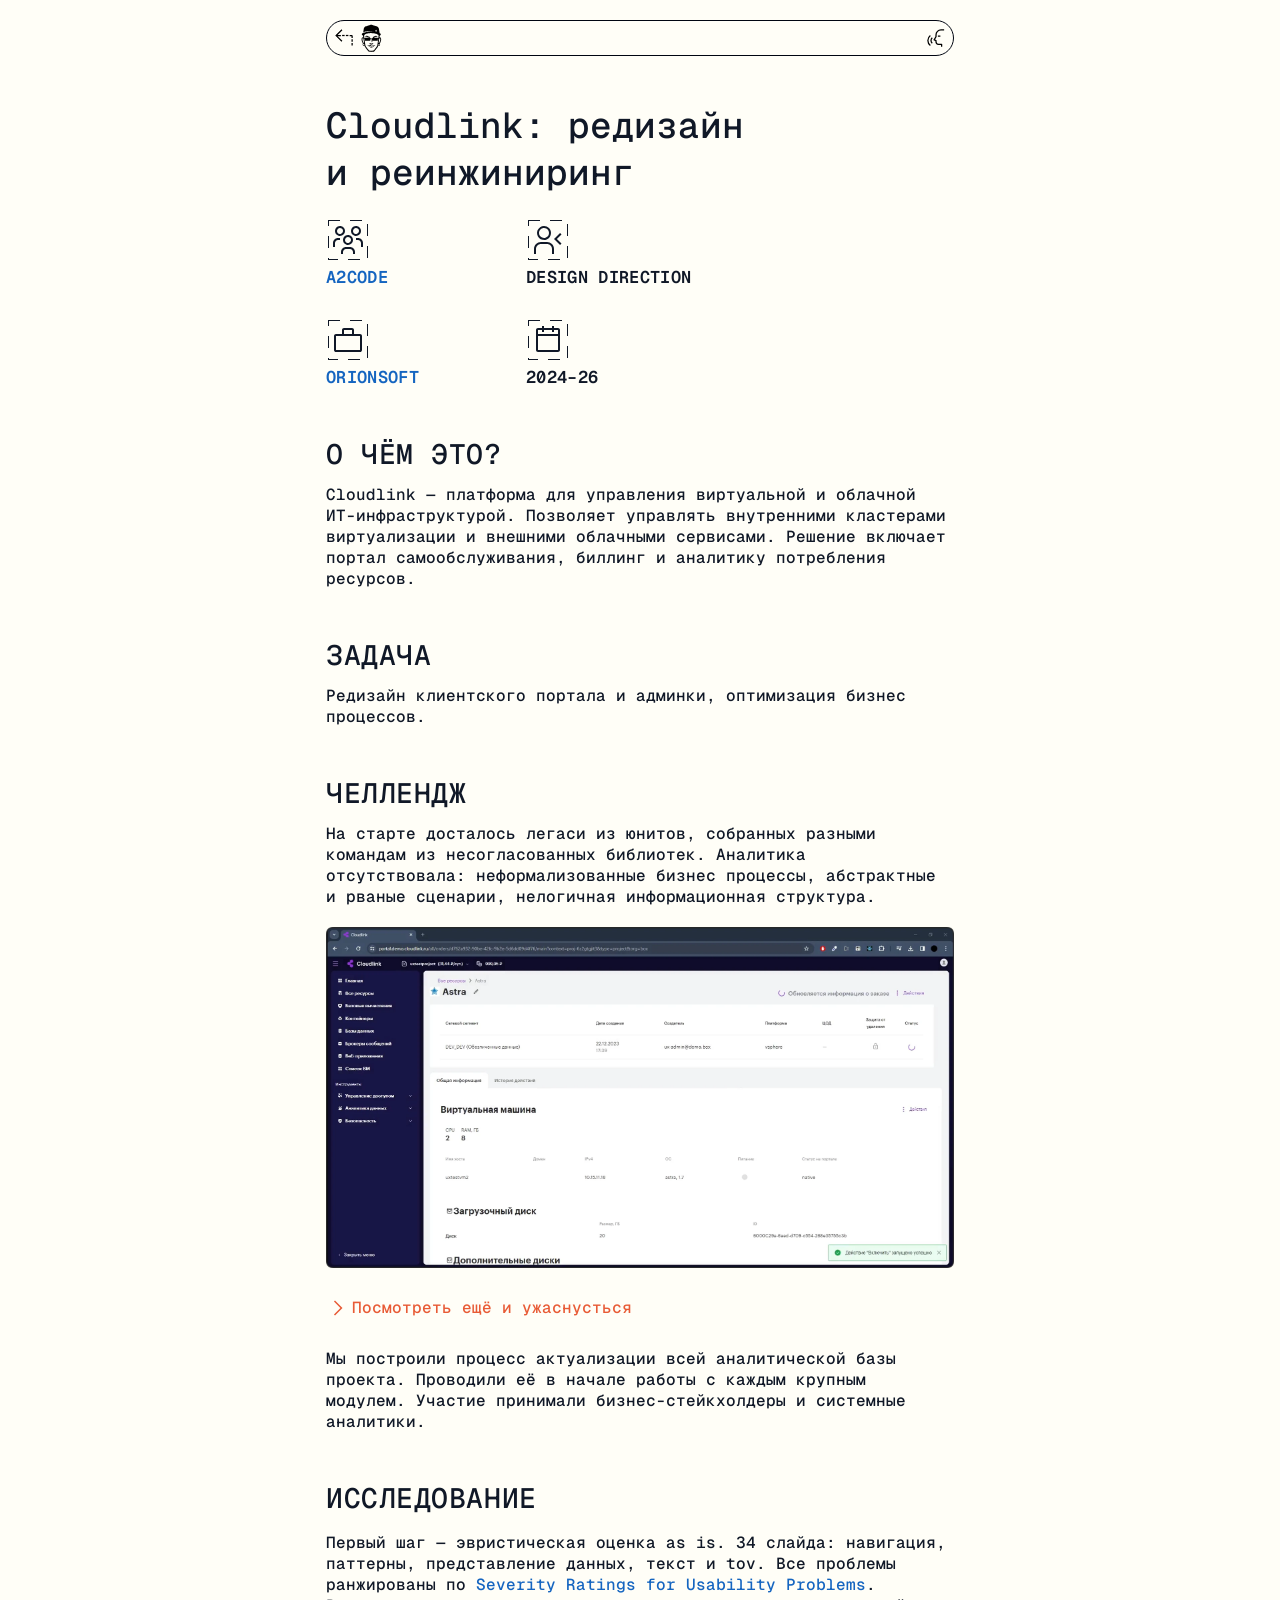
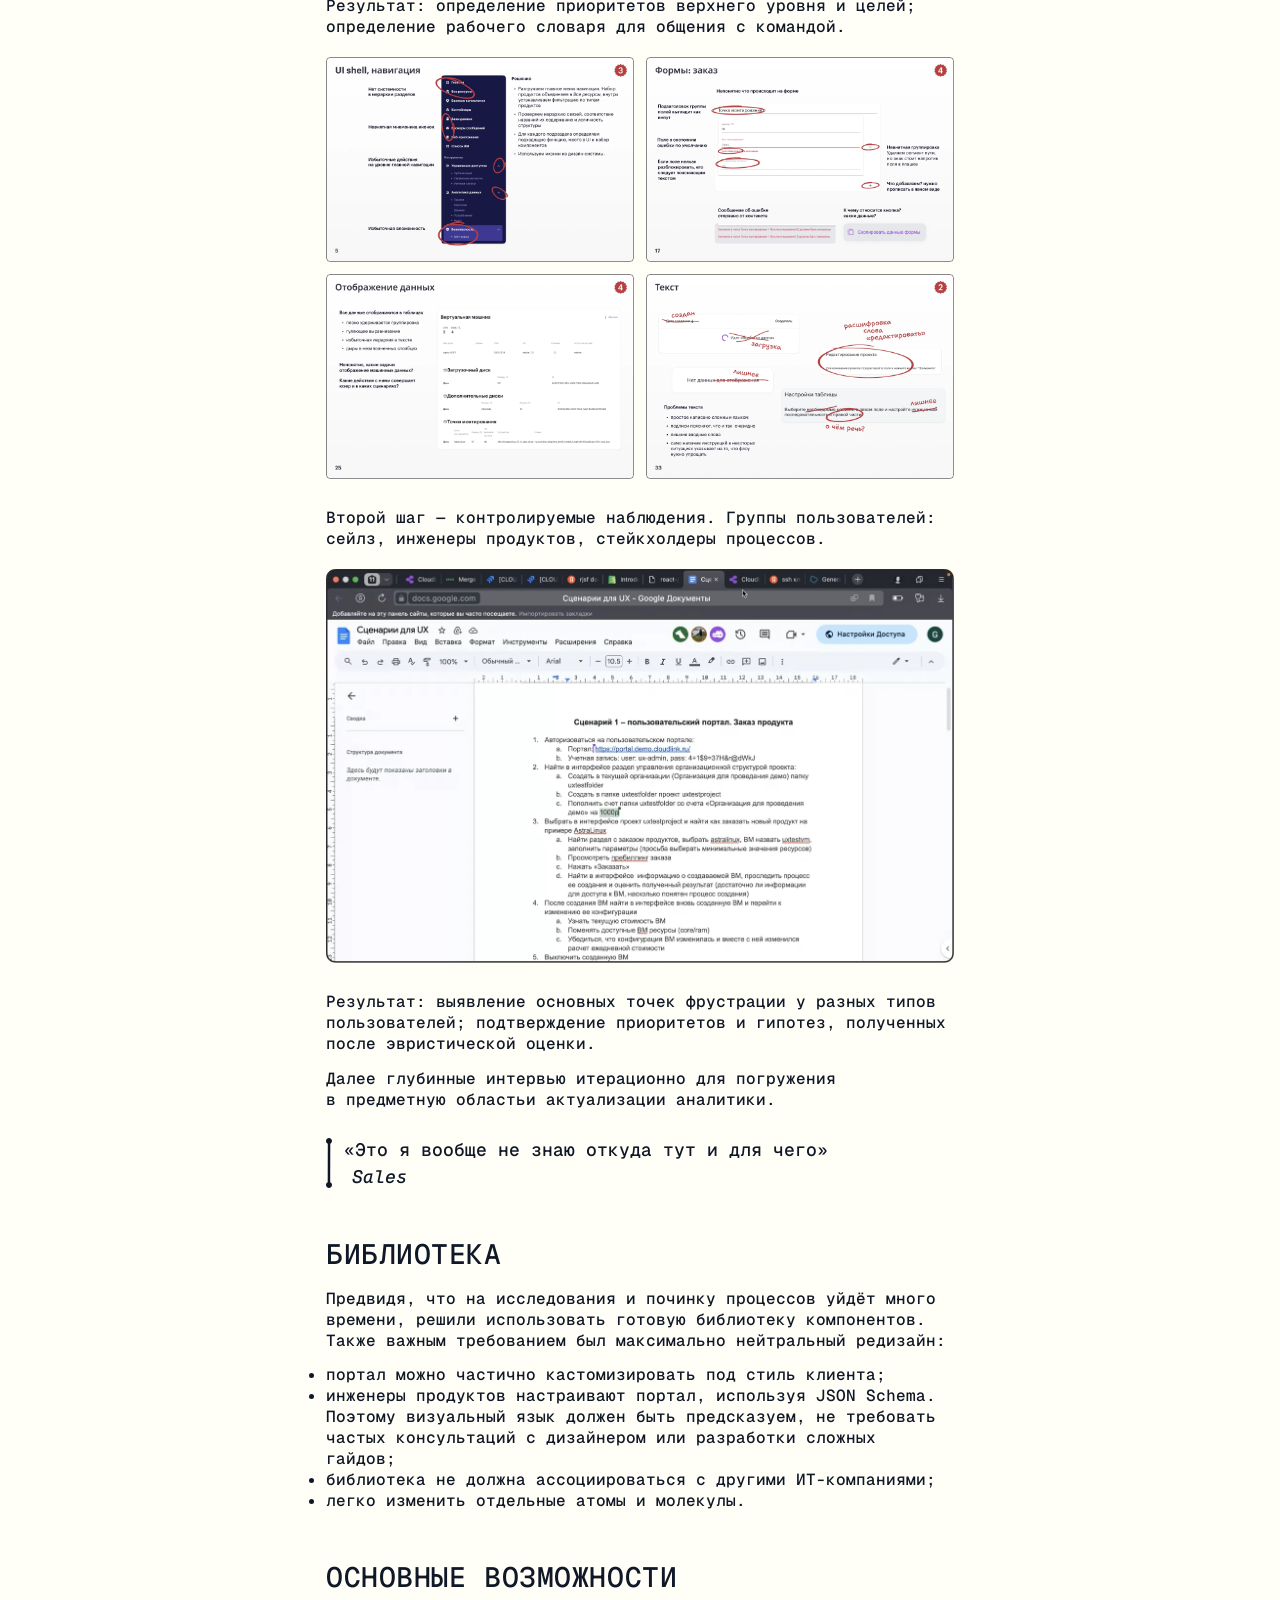
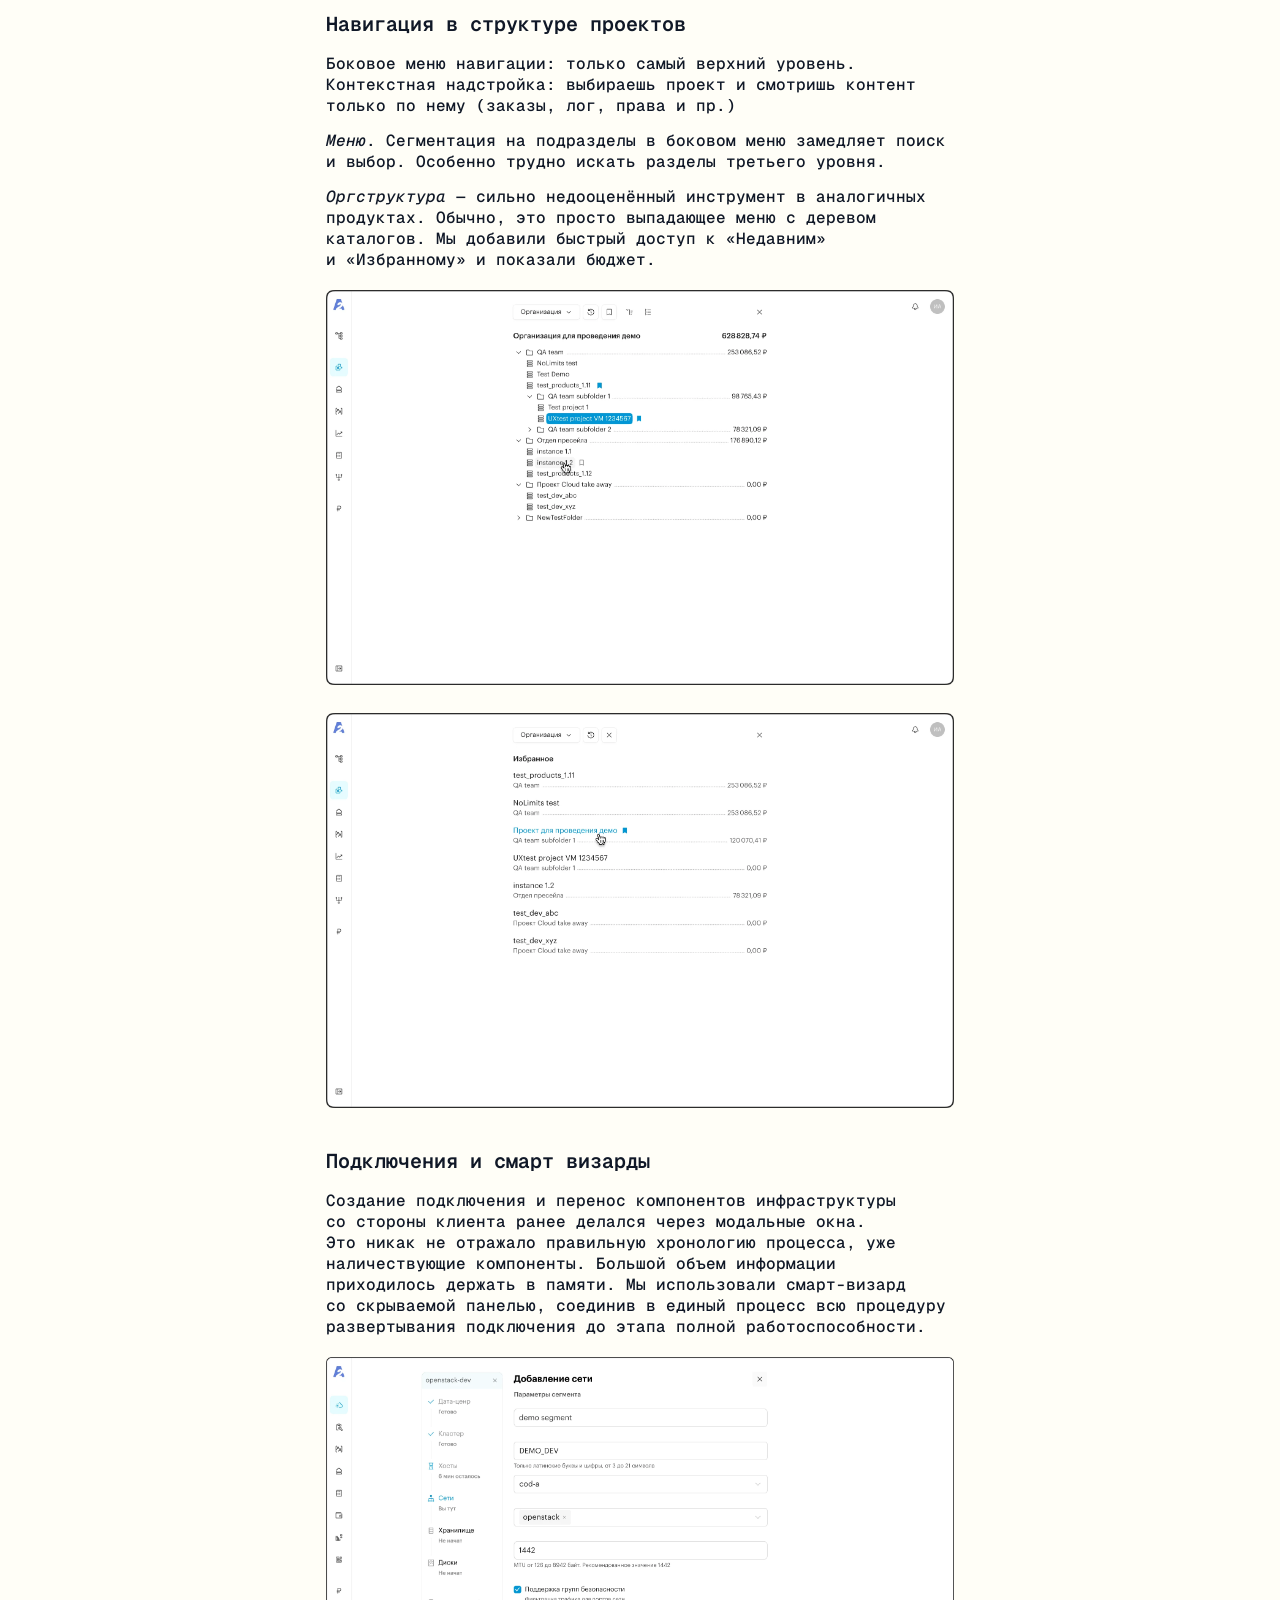
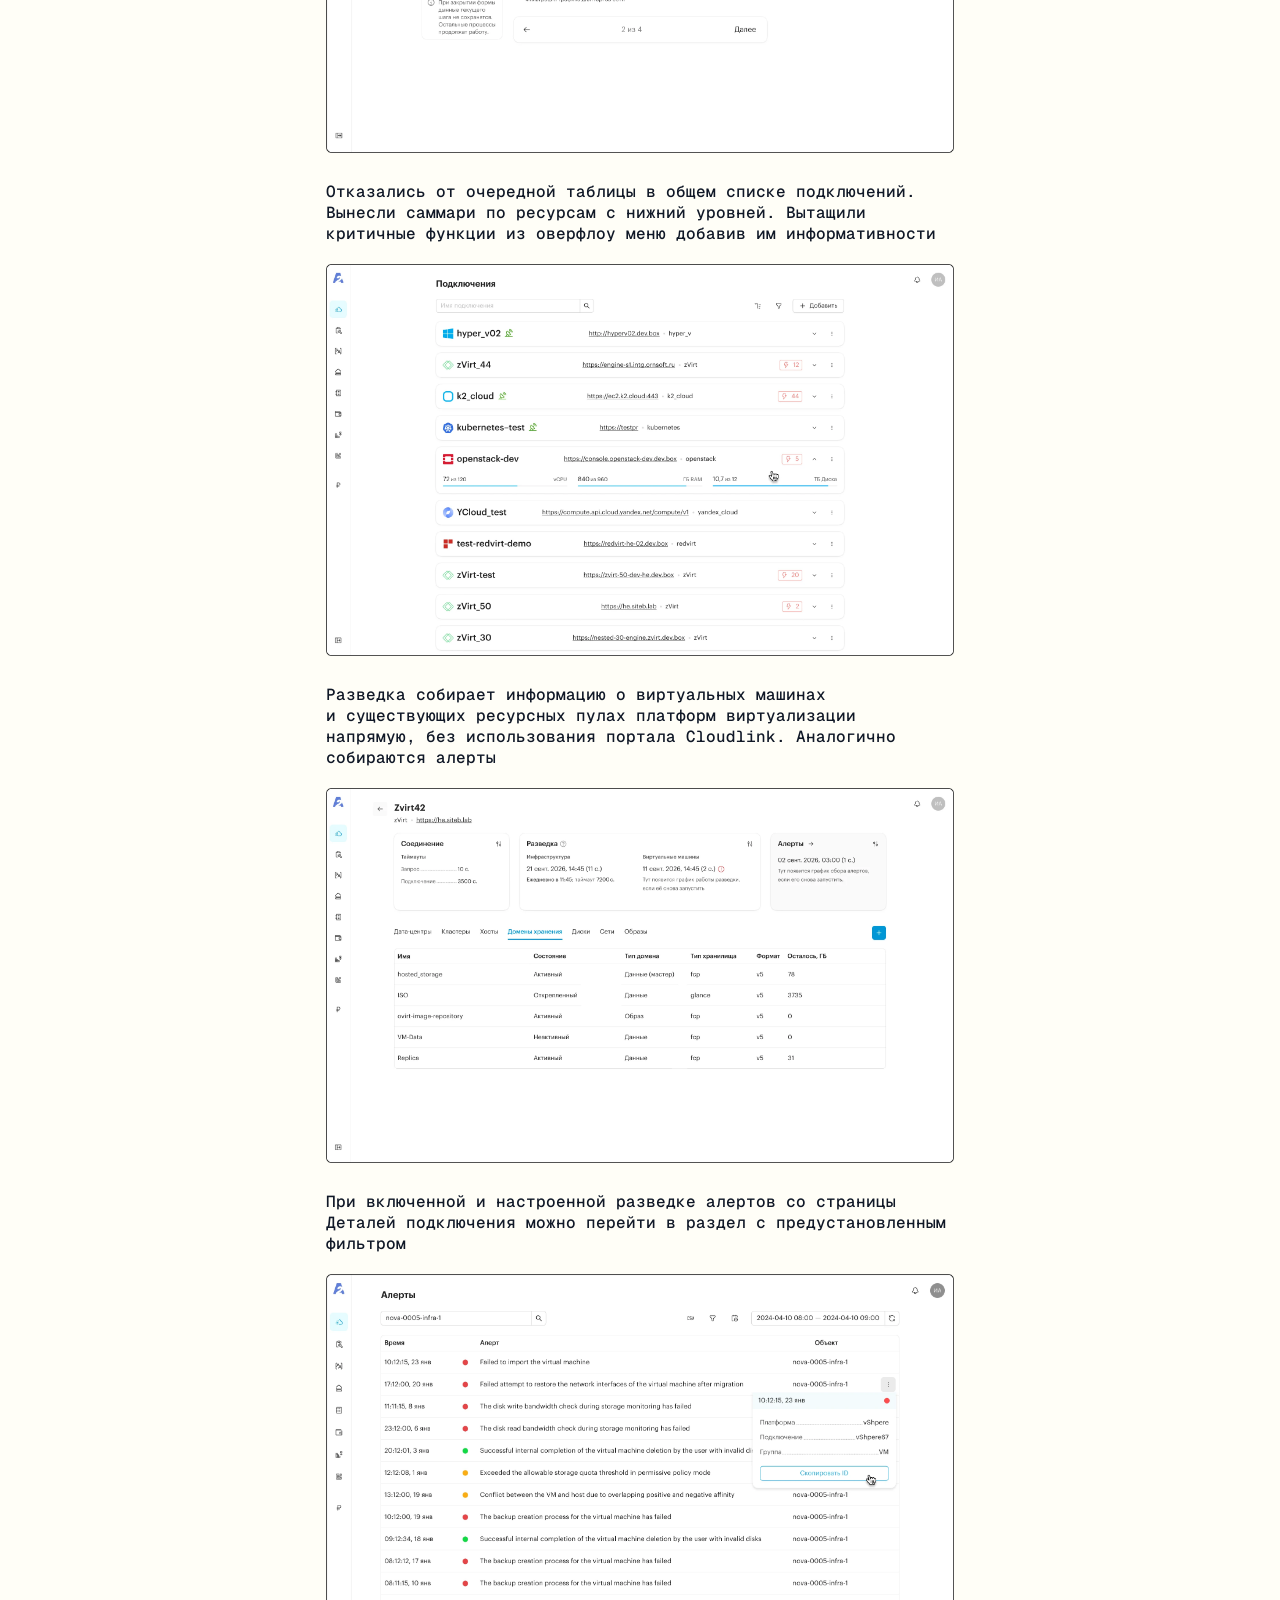
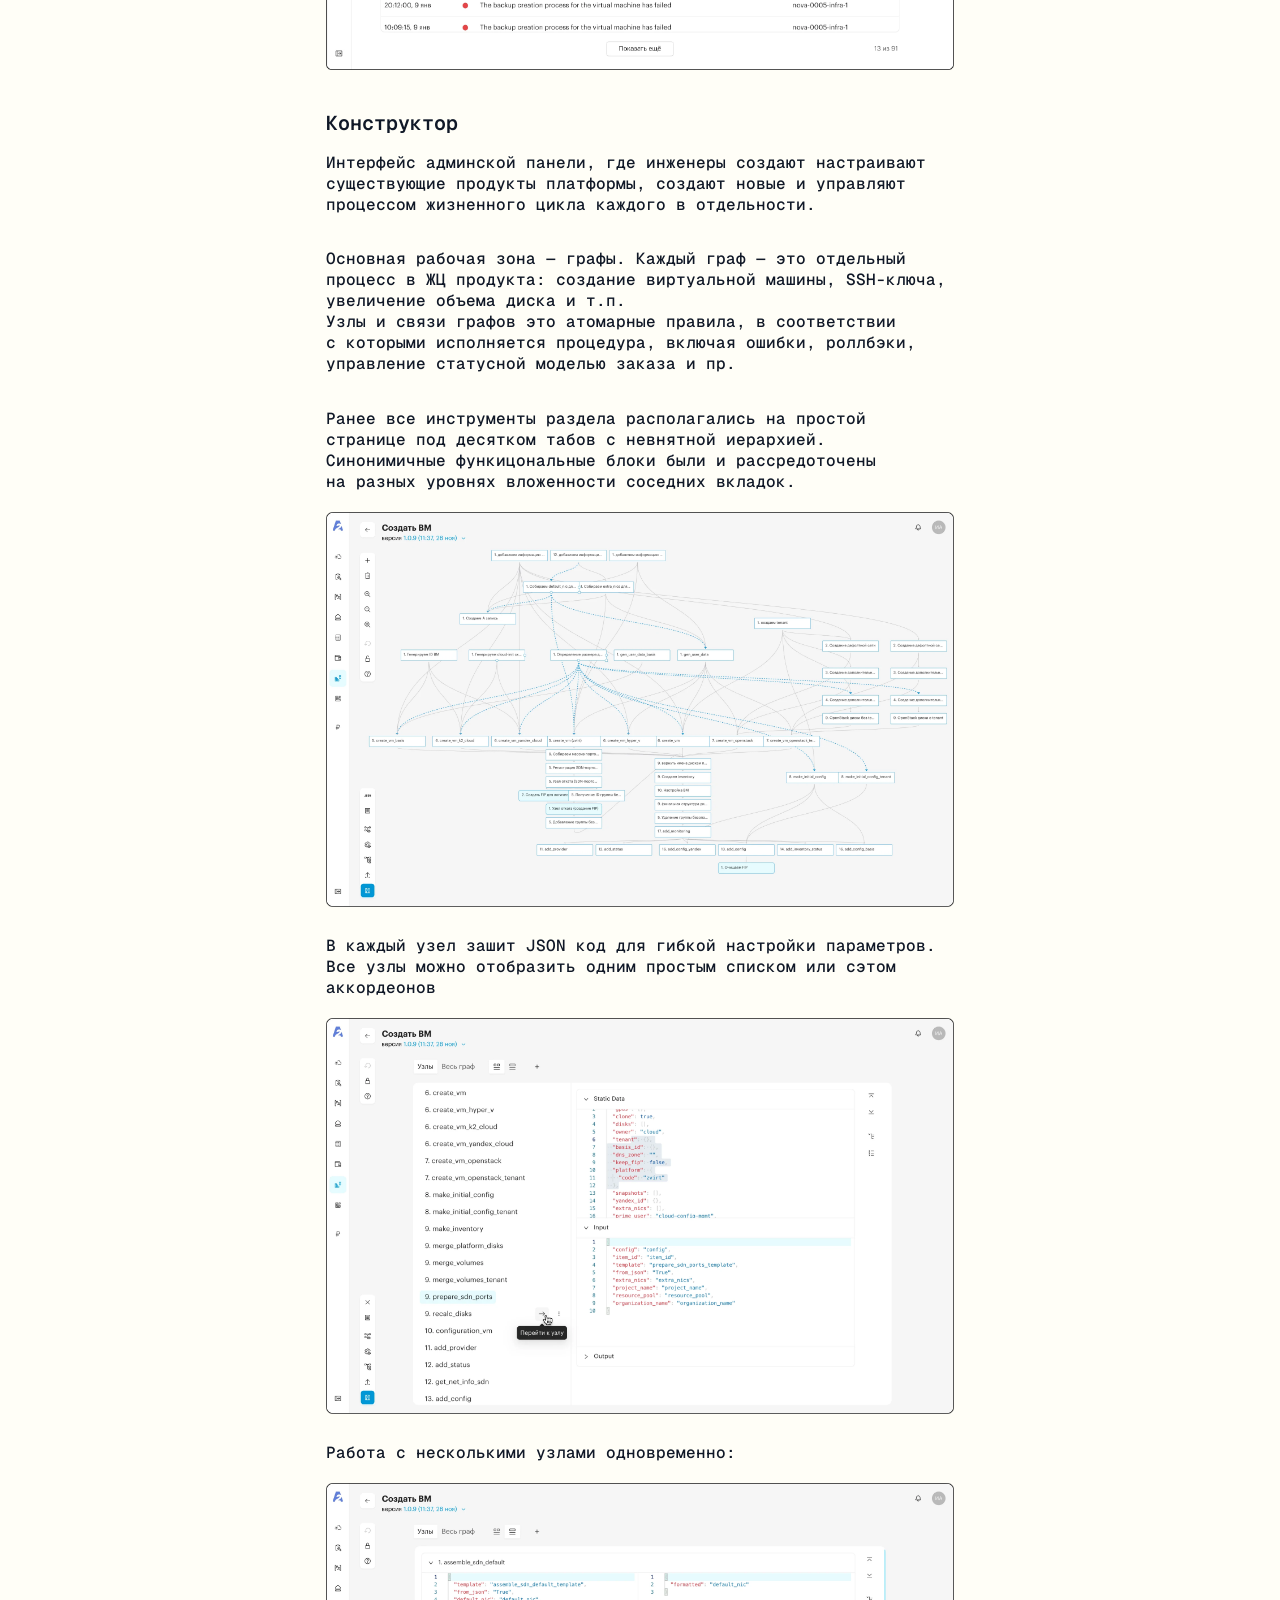
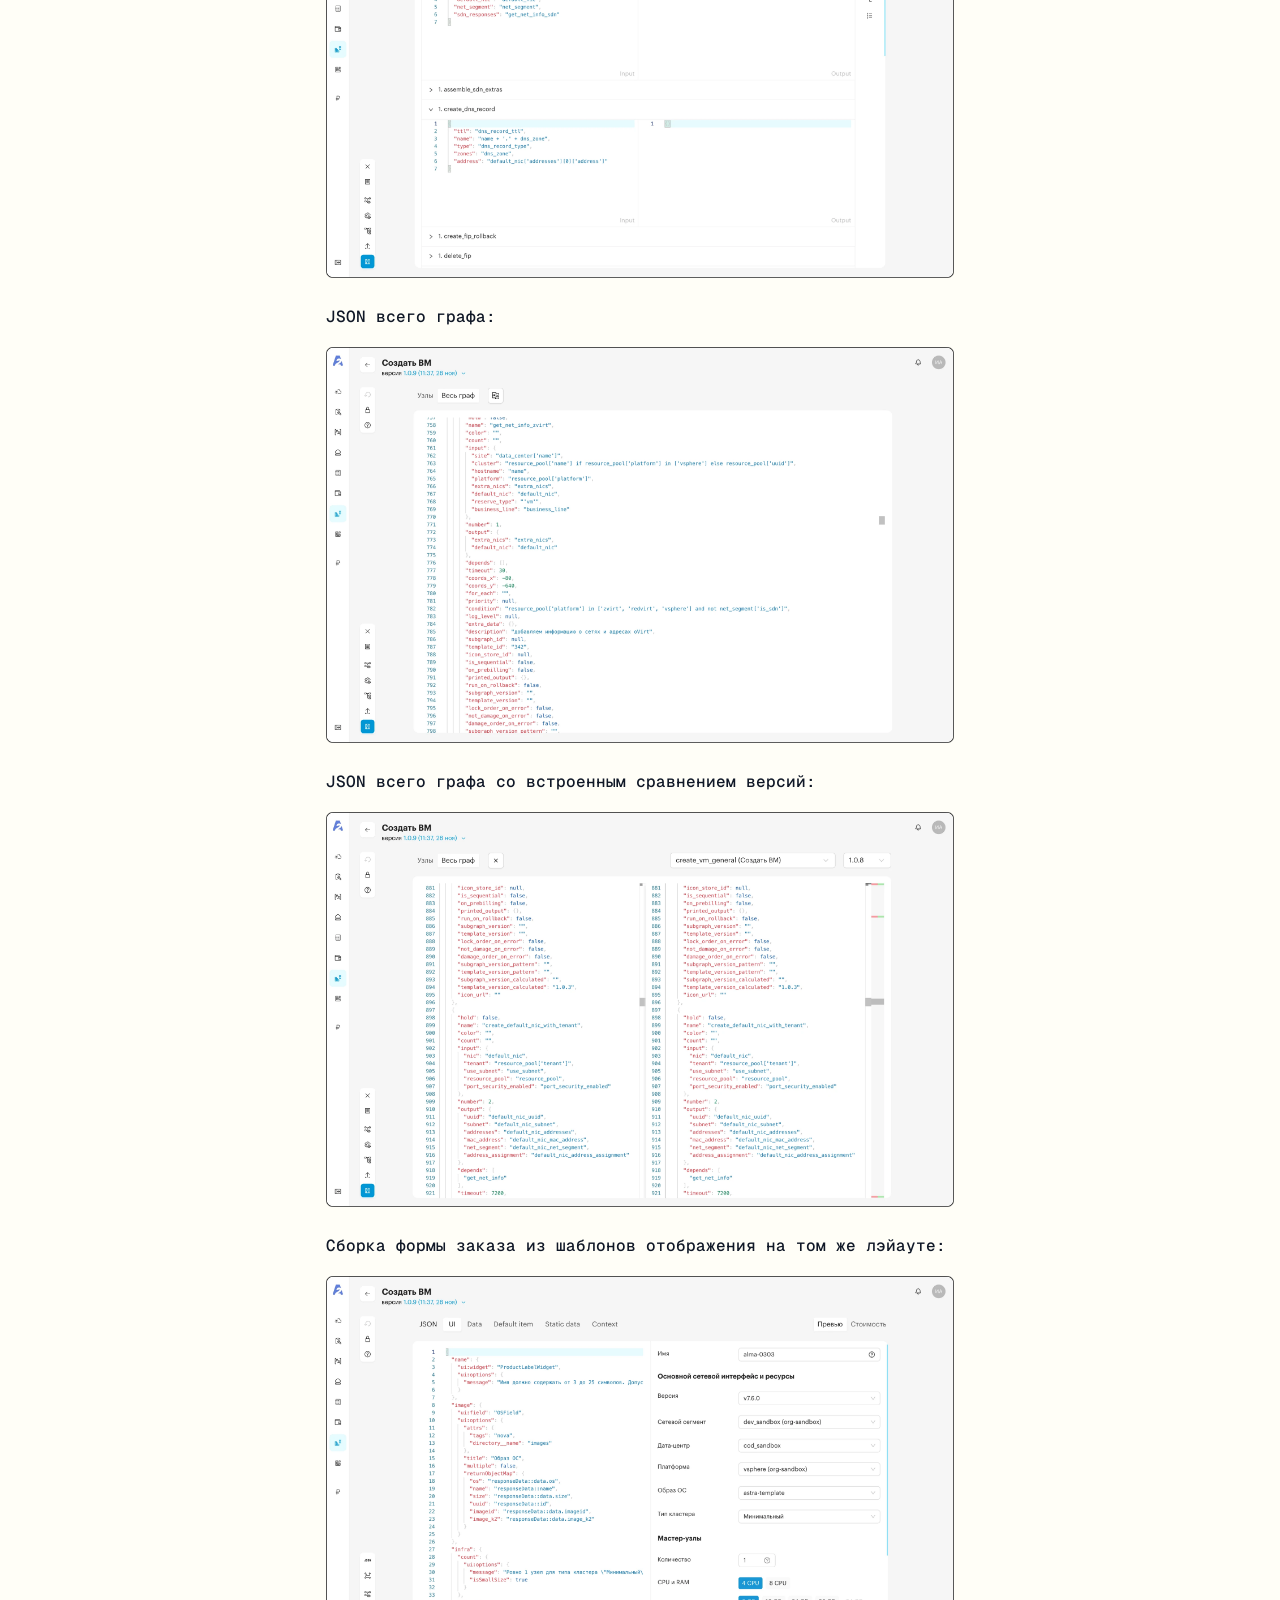
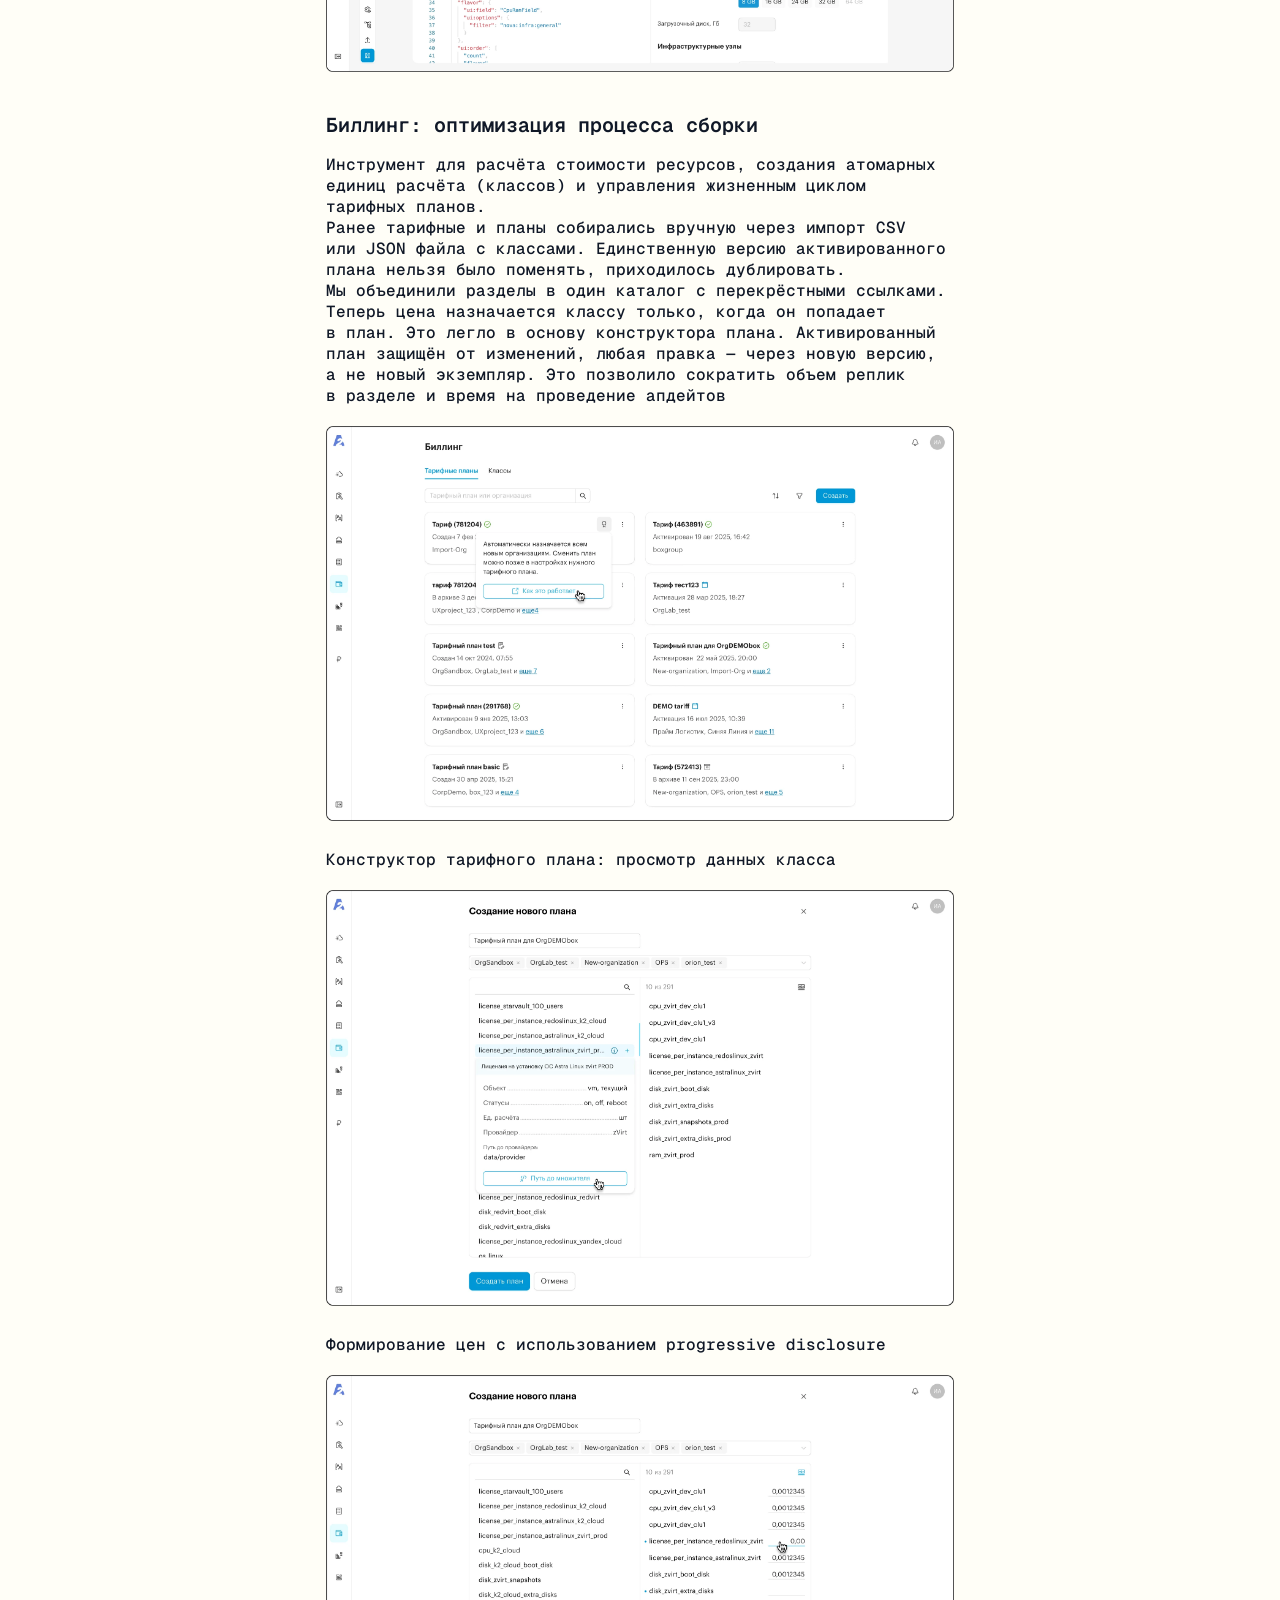
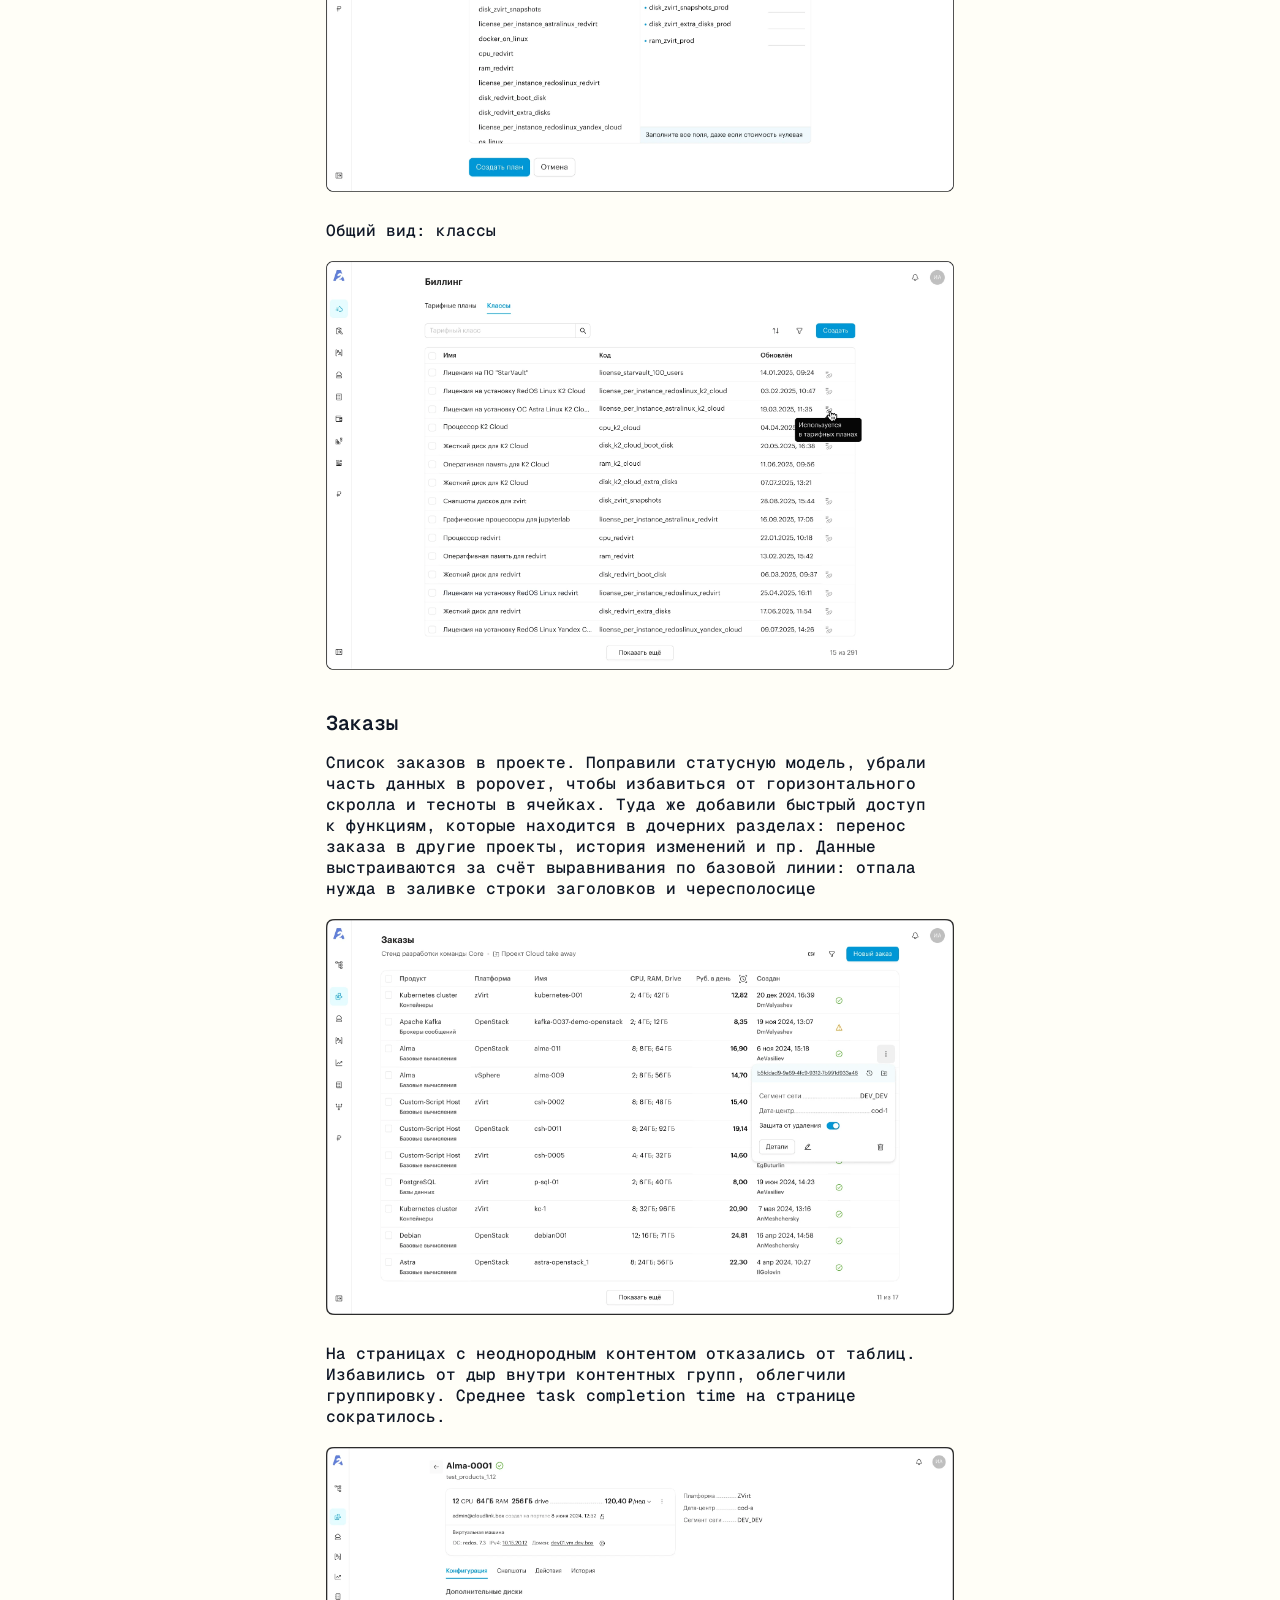
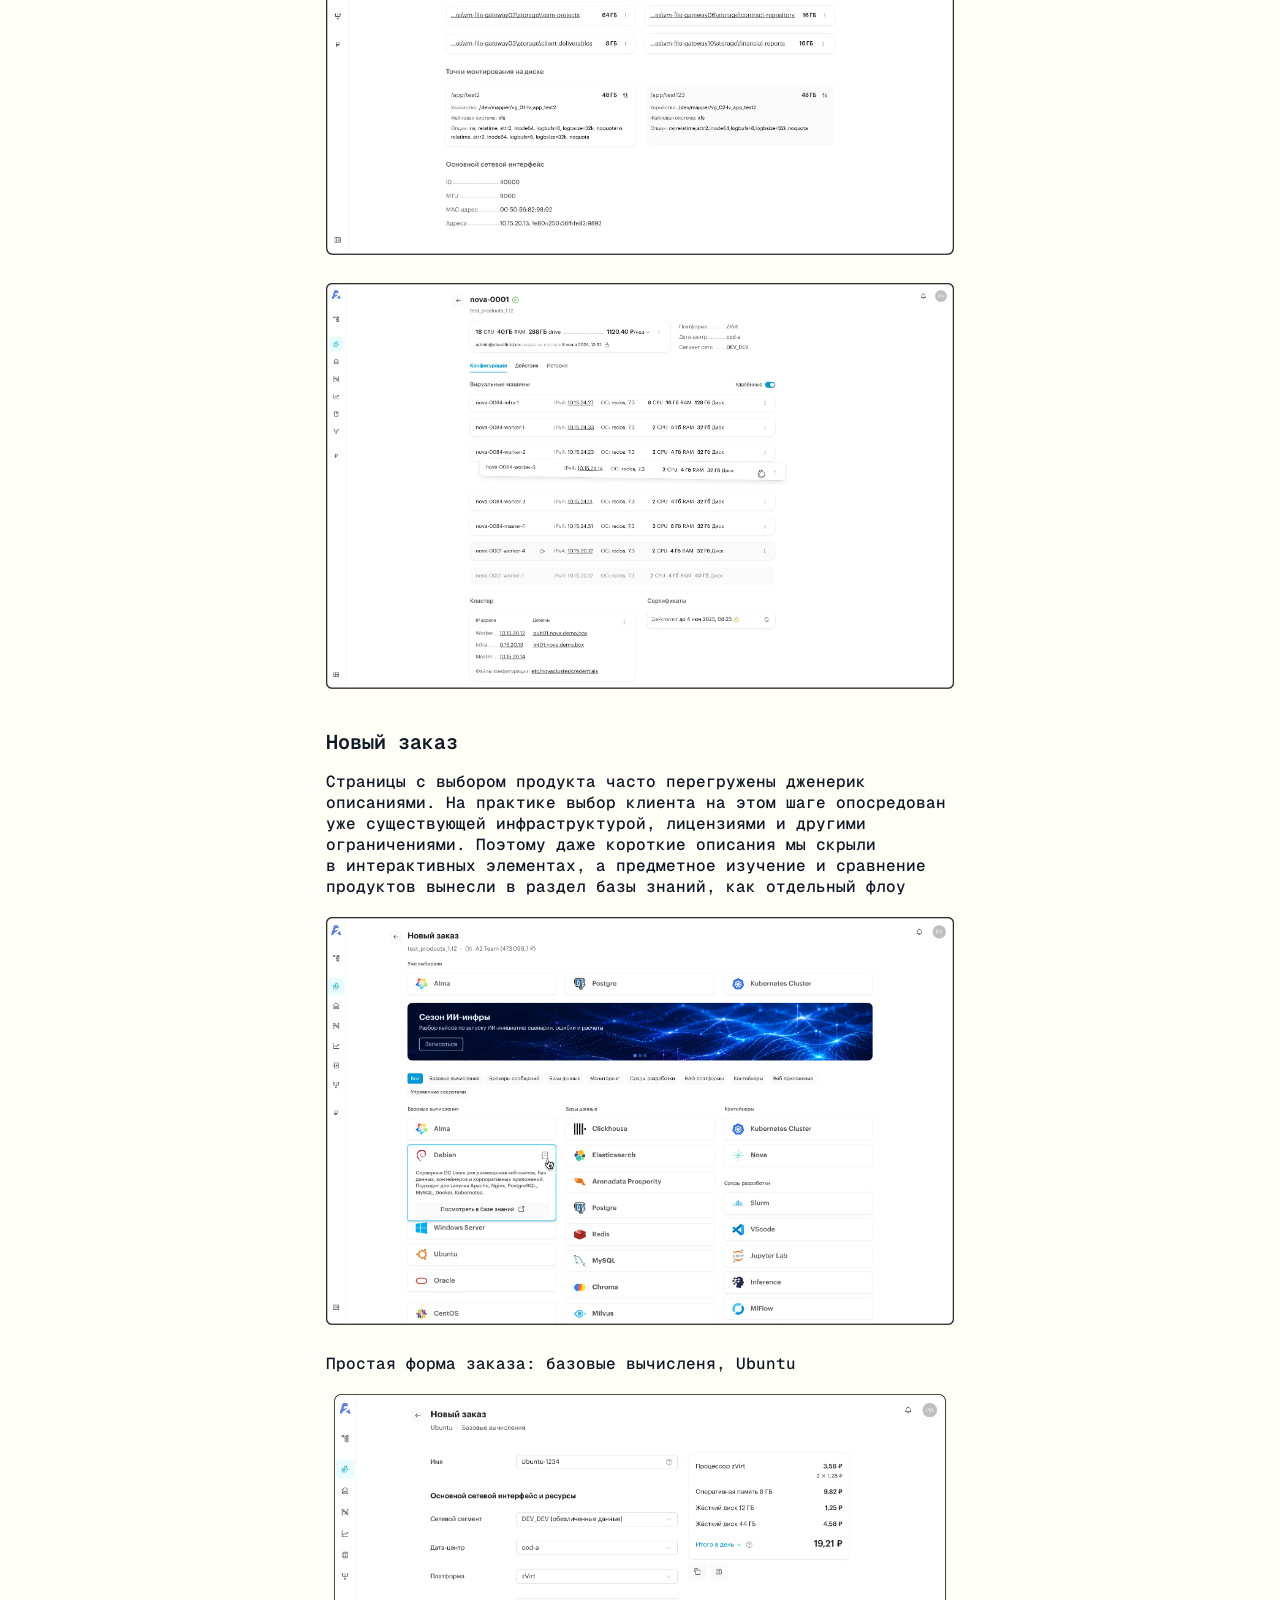
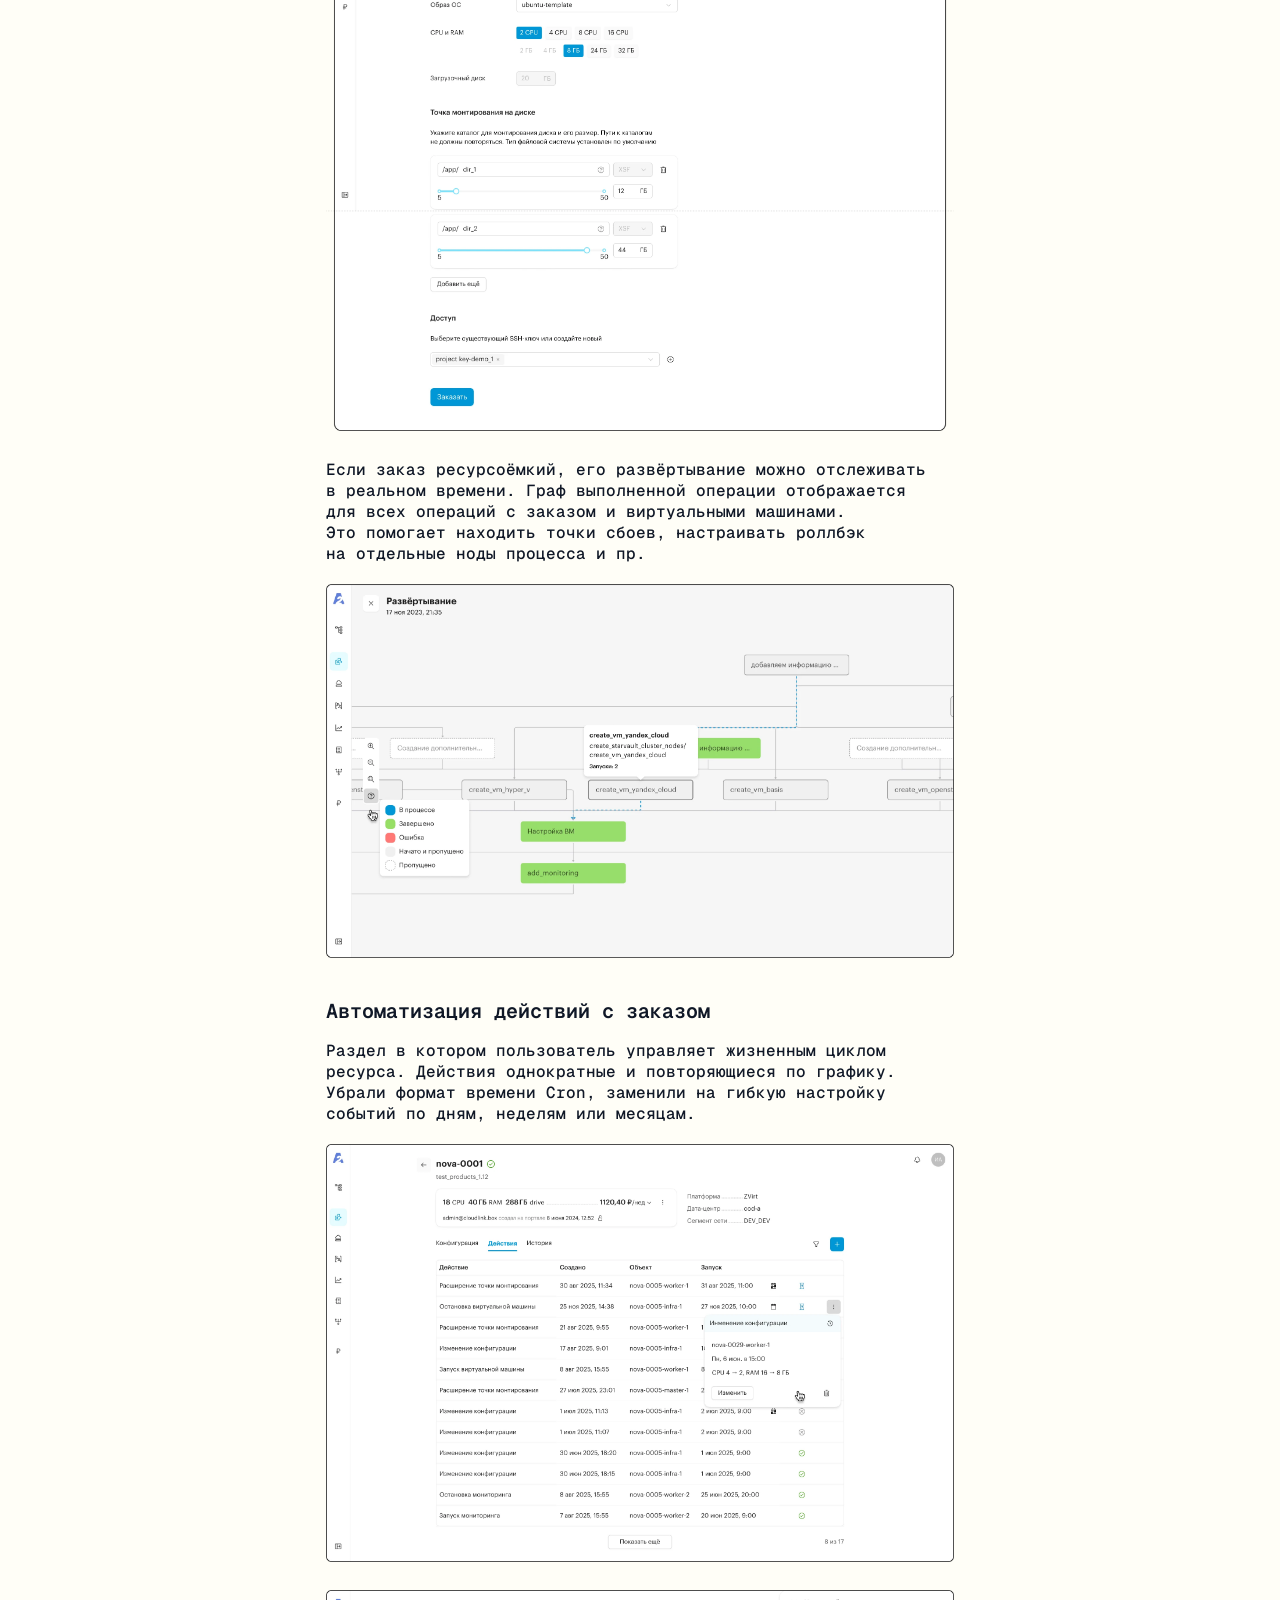
<file: cloudlink/index.html>
<!DOCTYPE html>
<html lang="ru">
<head>
<meta charset="utf-8">
<meta name="viewport" content="width=device-width, initial-scale=1, viewport-fit=cover">
<title>Cloudlink: редизайн и реинжиниринг</title>
<meta property="og:type" content="website">
<meta property="og:title" content="Cloudlink: редизайн и реинжиниринг">
<meta property="og:description" content="Андрей Кравченко — продуктовый дизайнер">
<meta property="og:image" content="https://andryusha.top/og.png">
<meta property="og:image:width" content="1200">
<meta property="og:image:height" content="630">
<meta property="og:locale" content="ru_RU">
<meta name="twitter:card" content="summary_large_image">
<link rel="stylesheet" href="styles.css">
<link rel="stylesheet" href="../transition.css">
<link rel="stylesheet" href="../cursors.css">
<link rel="stylesheet" href="../footer.css">
<link rel="stylesheet" href="../mobile.css">
<script>(function(){var v="";try{v=sessionStorage.getItem("trFlag")||""}catch(e){}if(!v)v=window.name||"";var m=/^tr\|(\d+)\|(\d)/.exec(v);if(m&&Date.now()-m[1]<4000){var h=document.documentElement;h.classList.add("tr-enter");if(m[2]==="1")h.classList.add("tr-ph");setTimeout(function(){h.classList.remove("tr-enter","tr-ph")},3500)}})()</script>
</head>
<body data-pill="sub" data-tr="case">
<div id="trCup" aria-hidden="true"><img alt="" src="../cursors/src/wait.svg"></div>
<div class="pill-slot" id="pillSlot" aria-hidden="true"></div>
<nav class="pill" id="pill" aria-label="Навигация">
  <div class="v v-sub">
    <div class="back-grp">
      <a class="pb pb--back" href="../" aria-label="Назад"><img alt="" src="assets/icons/succession.svg"></a>
      <a class="mini" href="../" aria-label="На главную"><img alt="" src="assets/icons/portrait.svg"></a>
    </div>
    <button class="pb" type="button" aria-label="Озвучить страницу"><img alt="" src="assets/icons/voice-activate.svg"></button>
  </div>
</nav>
<main id="top">
<div class="sec" style="gap:0">
<h1>Cloudlink: редизайн и реинжиниринг</h1>
<div class="meta">
<div class="m"><div class="ic"><svg width="32" height="32" viewBox="0 0 32 32" fill="none" xmlns="http://www.w3.org/2000/svg">
<path d="M26 14H24V16H26C26.7954 16.0009 27.5579 16.3172 28.1204 16.8796C28.6828 17.4421 28.9991 18.2046 29 19V23H31V19C30.9985 17.6744 30.4712 16.4035 29.5338 15.4662C28.5965 14.5288 27.3256 14.0015 26 14Z" fill="currentColor"/>
<path d="M24 4C24.5933 4 25.1734 4.17595 25.6667 4.50559C26.1601 4.83524 26.5446 5.30377 26.7716 5.85195C26.9987 6.40013 27.0581 7.00333 26.9424 7.58527C26.8266 8.16721 26.5409 8.70176 26.1213 9.12132C25.7018 9.54088 25.1672 9.8266 24.5853 9.94236C24.0033 10.0581 23.4001 9.9987 22.852 9.77164C22.3038 9.54458 21.8352 9.16006 21.5056 8.66671C21.1759 8.17336 21 7.59334 21 7C21 6.20435 21.3161 5.44129 21.8787 4.87868C22.4413 4.31607 23.2044 4 24 4ZM24 2C23.0111 2 22.0444 2.29324 21.2222 2.84265C20.3999 3.39206 19.759 4.17295 19.3806 5.08658C19.0022 6.00021 18.9031 7.00555 19.0961 7.97545C19.289 8.94536 19.7652 9.83627 20.4645 10.5355C21.1637 11.2348 22.0546 11.711 23.0246 11.9039C23.9945 12.0969 24.9998 11.9978 25.9134 11.6194C26.8271 11.241 27.6079 10.6001 28.1574 9.77785C28.7068 8.95561 29 7.98891 29 7C29 5.67392 28.4732 4.40215 27.5355 3.46447C26.5979 2.52678 25.3261 2 24 2Z" fill="currentColor"/>
<path d="M23 30H21V28C20.9991 27.2046 20.6828 26.4421 20.1204 25.8796C19.5579 25.3172 18.7954 25.0009 18 25H14C13.2046 25.0009 12.4421 25.3172 11.8796 25.8796C11.3172 26.4421 11.0009 27.2046 11 28V30H9V28C9.00156 26.6744 9.52885 25.4035 10.4662 24.4662C11.4035 23.5288 12.6744 23.0016 14 23H18C19.3256 23.0016 20.5965 23.5288 21.5338 24.4662C22.4712 25.4035 22.9984 26.6744 23 28V30Z" fill="currentColor"/>
<path d="M16 13C16.5933 13 17.1734 13.1759 17.6667 13.5056C18.1601 13.8352 18.5446 14.3038 18.7716 14.8519C18.9987 15.4001 19.0581 16.0033 18.9424 16.5853C18.8266 17.1672 18.5409 17.7018 18.1213 18.1213C17.7018 18.5409 17.1672 18.8266 16.5853 18.9424C16.0033 19.0581 15.4001 18.9987 14.852 18.7716C14.3038 18.5446 13.8352 18.1601 13.5056 17.6667C13.1759 17.1734 13 16.5933 13 16C13 15.2044 13.3161 14.4413 13.8787 13.8787C14.4413 13.3161 15.2044 13 16 13ZM16 11C15.0111 11 14.0444 11.2932 13.2222 11.8427C12.3999 12.3921 11.759 13.173 11.3806 14.0866C11.0022 15.0002 10.9031 16.0055 11.0961 16.9755C11.289 17.9454 11.7652 18.8363 12.4645 19.5355C13.1637 20.2348 14.0546 20.711 15.0246 20.9039C15.9945 21.0969 16.9998 20.9978 17.9134 20.6194C18.8271 20.241 19.6079 19.6001 20.1574 18.7779C20.7068 17.9556 21 16.9889 21 16C21 14.6739 20.4732 13.4021 19.5355 12.4645C18.5979 11.5268 17.3261 11 16 11Z" fill="currentColor"/>
<path d="M8 14H6C4.6744 14.0016 3.40353 14.5288 2.46619 15.4662C1.52885 16.4035 1.00156 17.6744 1 19V23H3V19C3.00087 18.2046 3.31722 17.4421 3.87964 16.8796C4.44206 16.3172 5.20462 16.0009 6 16H8V14Z" fill="currentColor"/>
<path d="M8 4C8.59335 4 9.17337 4.17595 9.66671 4.50559C10.1601 4.83524 10.5446 5.30377 10.7716 5.85195C10.9987 6.40013 11.0581 7.00333 10.9424 7.58527C10.8266 8.16721 10.5409 8.70176 10.1213 9.12132C9.70177 9.54088 9.16722 9.8266 8.58527 9.94236C8.00333 10.0581 7.40013 9.9987 6.85195 9.77164C6.30377 9.54458 5.83524 9.16006 5.50559 8.66671C5.17595 8.17336 5 7.59334 5 7C5 6.20435 5.31607 5.44129 5.87868 4.87868C6.44129 4.31607 7.20435 4 8 4ZM8 2C7.0111 2 6.0444 2.29324 5.22215 2.84265C4.39991 3.39206 3.75904 4.17295 3.3806 5.08658C3.00217 6.00021 2.90315 7.00555 3.09608 7.97545C3.289 8.94536 3.76521 9.83627 4.46447 10.5355C5.16373 11.2348 6.05465 11.711 7.02455 11.9039C7.99446 12.0969 8.99979 11.9978 9.91342 11.6194C10.827 11.241 11.6079 10.6001 12.1573 9.77785C12.7068 8.95561 13 7.98891 13 7C13 5.67392 12.4732 4.40215 11.5355 3.46447C10.5979 2.52678 9.32609 2 8 2Z" fill="currentColor"/>
</svg></div><a href="https://a2code.ru/" target="_blank" rel="noopener">A2code</a></div>
<div class="m"><div class="ic"><svg width="32" height="32" viewBox="0 0 32 32" fill="none" xmlns="http://www.w3.org/2000/svg">
<path d="M28.07 21L22 15L28.07 9L29.5 10.41L24.86 15L29.5 19.59L28.07 21Z" fill="currentColor"/>
<path d="M22 30H20V25C20 23.6739 19.4732 22.4021 18.5355 21.4645C17.5979 20.5268 16.3261 20 15 20H9C7.67392 20 6.40215 20.5268 5.46447 21.4645C4.52678 22.4021 4 23.6739 4 25V30H2V25C2 23.1435 2.7375 21.363 4.05025 20.0503C5.36301 18.7375 7.14348 18 9 18H15C16.8565 18 18.637 18.7375 19.9497 20.0503C21.2625 21.363 22 23.1435 22 25V30Z" fill="currentColor"/>
<path d="M12 4C12.9889 4 13.9556 4.29324 14.7779 4.84265C15.6001 5.39206 16.241 6.17295 16.6194 7.08658C16.9978 8.00021 17.0969 9.00555 16.9039 9.97545C16.711 10.9454 16.2348 11.8363 15.5355 12.5355C14.8363 13.2348 13.9454 13.711 12.9755 13.9039C12.0055 14.0969 11.0002 13.9978 10.0866 13.6194C9.17296 13.241 8.39206 12.6001 7.84266 11.7779C7.29325 10.9556 7 9.98891 7 9C7 7.67392 7.52679 6.40215 8.46447 5.46447C9.40215 4.52678 10.6739 4 12 4ZM12 2C10.6155 2 9.26216 2.41054 8.11101 3.17971C6.95987 3.94888 6.06266 5.04213 5.53285 6.32122C5.00303 7.6003 4.86441 9.00776 5.13451 10.3656C5.4046 11.7235 6.07129 12.9708 7.05026 13.9497C8.02922 14.9287 9.2765 15.5954 10.6344 15.8655C11.9922 16.1356 13.3997 15.997 14.6788 15.4672C15.9579 14.9373 17.0511 14.0401 17.8203 12.889C18.5895 11.7378 19 10.3845 19 9C19 7.14348 18.2625 5.36301 16.9497 4.05025C15.637 2.7375 13.8565 2 12 2Z" fill="currentColor"/>
</svg></div><span>design direction</span></div>
<div class="m"><div class="ic"><svg width="32" height="32" viewBox="0 0 32 32" fill="none" xmlns="http://www.w3.org/2000/svg">
<path d="M28 10H22V6C22 5.46957 21.7893 4.96086 21.4142 4.58579C21.0391 4.21071 20.5304 4 20 4H12C11.4696 4 10.9609 4.21071 10.5858 4.58579C10.2107 4.96086 10 5.46957 10 6V10H4C3.46957 10 2.96086 10.2107 2.58579 10.5858C2.21071 10.9609 2 11.4696 2 12V26C2 26.5304 2.21071 27.0391 2.58579 27.4142C2.96086 27.7893 3.46957 28 4 28H28C28.5304 28 29.0391 27.7893 29.4142 27.4142C29.7893 27.0391 30 26.5304 30 26V12C30 11.4696 29.7893 10.9609 29.4142 10.5858C29.0391 10.2107 28.5304 10 28 10ZM12 6H20V10H12V6ZM4 26V12H28V26H4Z" fill="currentColor"/>
</svg></div><a href="https://www.orionsoft.ru/" target="_blank" rel="noopener">Orionsoft</a></div>
<div class="m"><div class="ic"><svg width="32" height="32" viewBox="0 0 32 32" fill="none" xmlns="http://www.w3.org/2000/svg">
<path d="M26 4H22V2H20V4H12V2H10V4H6C4.9 4 4 4.9 4 6V26C4 27.1 4.9 28 6 28H26C27.1 28 28 27.1 28 26V6C28 4.9 27.1 4 26 4ZM26 26H6V12H26V26ZM26 10H6V6H10V8H12V6H20V8H22V6H26V10Z" fill="currentColor"/>
</svg></div><span>2024–26</span></div>
</div>
</div>

<div class="sec"><h2>О чём это?</h2><p>Cloudlink — платформа для управления виртуальной и облачной ИТ-инфраструктурой. Позволяет управлять внутренними кластерами виртуализации и внешними облачными сервисами. Решение включает портал самообслуживания, биллинг и аналитику потребления ресурсов.</p></div>

<div class="sec"><h2>Задача</h2><p>Редизайн клиентского портала и админки, оптимизация бизнес процессов.</p></div>

<div class="chal"><div class="g20"><div class="sec"><h2>Челлендж</h2><p>На старте досталось легаси из юнитов, собранных разными командам из несогласованных библиотек. Аналитика отсутствовала: неформализованные бизнес процессы, абстрактные и рваные сценарии, нелогичная информационная структура.</p></div><button class="shot" type="button" aria-label="Открыть: as is order basic"><img src="assets/img/01-as-is-order-basic.webp" alt="as is order basic" width="1880" height="1019" loading="lazy"></button></div>
<div class="more"><button class="tg" type="button" aria-expanded="false" aria-controls="moreBox"><svg class="cr" viewBox="0 0 32 32" width="24" height="24" fill="currentColor" aria-hidden="true"><polygon points="22,16 12,26 10.6,24.6 19.2,16 10.6,7.4 12,6"/></svg><svg class="cd" viewBox="0 0 32 32" width="24" height="24" fill="currentColor" aria-hidden="true"><polygon points="16,22 6,12 7.4,10.6 16,19.2 24.6,10.6 26,12"/></svg><span>Посмотреть ещё и ужаснусться</span></button><div id="moreBox" class="mbox" inert><div class="mi"><div class="mj"><button class="shot" type="button" aria-label="Открыть: as is org"><img src="assets/img/02-as-is-org.webp" alt="as is org" width="1876" height="1015" loading="lazy"></button><button class="shot" type="button" aria-label="Открыть: as is new order"><img src="assets/img/03-as-is-new-order.webp" alt="as is new order" width="947" height="680" loading="lazy"></button><button class="shot" type="button" aria-label="Открыть: as is state serv"><img src="assets/img/04-as-is-state-serv.webp" alt="as is state serv" width="944" height="677" loading="lazy"></button></div></div></div></div>
<p>Мы построили процесс актуализации всей аналитической базы проекта. Проводили её в начале работы с каждым крупным модулем. Участие принимали бизнес-стейкхолдеры и системные аналитики.</p></div>

<div class="pair" style="gap:28px">
<div class="sec l"><h2>исследование</h2>
<div class="rs"><div class="g20"><p>Первый шаг — эвристическая оценка as is. 34 слайда: навигация, паттерны, представление данных, текст и tov. Все проблемы ранжированы по <a href="https://www.nngroup.com/articles/how-to-rate-the-severity-of-usability-problems/" target="_blank" rel="noopener">Severity Ratings for Usability Problems</a>. Результат: определение приоритетов верхнего уровня и целей; определение рабочего словаря для общения с командой.</p><div class="g2"><button class="shot" type="button" aria-label="Открыть: heuristic 1"><img src="assets/img/05-heuristic-1.webp" alt="heuristic 1" width="1920" height="1280" loading="lazy"></button><button class="shot" type="button" aria-label="Открыть: heuristic 4"><img src="assets/img/06-heuristic-4.webp" alt="heuristic 4" width="1920" height="1280" loading="lazy"></button><button class="shot" type="button" aria-label="Открыть: heuristic 3"><img src="assets/img/07-heuristic-3.webp" alt="heuristic 3" width="1920" height="1280" loading="lazy"></button><button class="shot" type="button" aria-label="Открыть: heuristic 2"><img src="assets/img/08-heuristic-2.webp" alt="heuristic 2" width="1920" height="1280" loading="lazy"></button></div></div><div class="g20"><p>Второй шаг — контролируемые наблюдения. Группы пользователей: сейлз, инженеры продуктов, стейкхолдеры процессов.</p><button class="shot" type="button" aria-label="Открыть: study"><img src="assets/img/09-study.webp" alt="study" width="1285" height="805" loading="lazy"></button></div><div><p>Результат: выявление основных точек фрустрации у разных типов пользователей; подтверждение приоритетов и гипотез, полученных после эвристической оценки.</p><p>Далее глубинные интервью итерационно для погружения в предметную областьи актуализации аналитики.</p></div></div></div>
<div class="quote"><span class="qb"><svg width="6" height="50" viewBox="0 0 6 50" fill="none" xmlns="http://www.w3.org/2000/svg">
<path d="M3 0C4.65685 0 6 1.34315 6 3C5.99987 4.19027 5.3046 5.21453 4.2998 5.69922C4.26205 20.723 4.24088 29.1462 4.20312 44.1699C5.26071 44.6337 6 45.6892 6 46.918C5.99974 48.5746 4.65669 49.918 3 49.918C1.34331 49.918 0.000263856 48.5746 0 46.918C0 45.7249 0.697531 44.6963 1.70605 44.2129L1.80176 5.74902C0.741721 5.28638 0.000134162 4.23048 0 3C0 1.34315 1.34315 0 3 0Z" fill="currentColor"/>
</svg></span><div>«Это я вообще не знаю откуда тут и для чего»<em>Sales</em></div></div>
</div>

<div class="sec l"><h2>Библиотека</h2>
<div><p>Предвидя, что на исследования и починку процессов уйдёт много времени, решили использовать готовую библиотеку компонентов. Также важным требованием был максимально нейтральный редизайн:</p>
<ul><li>портал можно частично кастомизировать под стиль клиента;</li><li>инженеры продуктов настраивают портал, используя JSON Schema. Поэтому визуальный язык должен быть предсказуем, не требовать частых консультаций с дизайнером или разработки сложных гайдов;</li><li>библиотека не должна ассоциироваться с другими ИТ-компаниями;</li><li>легко изменить отдельные атомы и молекулы.</li></ul></div></div>

<div class="grp">
<div class="blk"><h2>Основные возможности</h2>
<h3>Навигация в структуре проектов</h3>
<div class="pair"><div class="it">
<div><p>Боковое меню навигации: только самый верхний уровень. Контекстная надстройка: выбираешь проект и смотришь контент только по нему (заказы, лог, права и пр.)</p>
<p><em>Меню</em>. Сегментация на подразделы в боковом меню замедляет поиск и выбор. Особенно трудно искать разделы третьего уровня.</p>
<p><em>Оргструктура</em> — сильно недооценённый инструмент в аналогичных продуктах. Обычно, это просто выпадающее меню с деревом каталогов. Мы добавили быстрый доступ к «Недавним» и «Избранному» и показали бюджет.</p></div>
<button class="shot" type="button" aria-label="Открыть: 1 nav"><img width="2049" height="1290" src="assets/img/10-1-nav.webp" alt="1 nav" loading="lazy"></button></div>
<button class="shot" type="button" aria-label="Открыть: 2 nav fav"><img width="2049" height="1290" src="assets/img/11-2-nav-fav.webp" alt="2 nav fav" loading="lazy"></button></div></div>

<div class="blk"><h3>Подключения и смарт визарды</h3><div class="pair">
<div class="it"><p>Создание подключения и перенос компонентов инфраструктуры со стороны клиента ранее делался через модальные окна. Это никак не отражало правильную хронологию процесса, уже наличествующие компоненты. Большой объем информации приходилось держать в памяти. Мы использовали смарт-визард со скрываемой панелью, соединив в единый процесс всю процедуру развертывания подключения до этапа полной работоспособности.</p><button class="shot" type="button" aria-label="Открыть: 21 smart wizard"><img width="2049" height="1290" src="assets/img/12-21-smart-wizard.webp" alt="21 smart wizard" loading="lazy"></button></div>
<div class="it"><p>Отказались от очередной таблицы в общем списке подключений. Вынесли саммари по ресурсам с нижний уровней. Вытащили критичные функции из оверфлоу меню добавив им информативности</p><button class="shot" type="button" aria-label="Открыть: 22 connections"><img width="2160" height="1350" src="assets/img/13-22-connections.webp" alt="22 connections" loading="lazy"></button></div>
<div class="it"><p>Разведка собирает информацию о виртуальных машинах и существующих ресурсных пулах платформ виртуализации напрямую, без использования портала Cloudlink. Аналогично собираются алерты</p><button class="shot" type="button" aria-label="Открыть: 23 conn details"><img width="2160" height="1290" src="assets/img/14-23-conn-details.webp" alt="23 conn details" loading="lazy"></button></div>
<div class="it"><p>При включенной и настроенной разведке алертов со страницы Деталей подключения можно перейти в раздел с предустановленным фильтром</p><button class="shot" type="button" aria-label="Открыть: 24 alerts"><img width="2049" height="1290" src="assets/img/15-24-alerts.webp" alt="24 alerts" loading="lazy"></button></div>
</div></div>

<div class="blk"><h3>Конструктор</h3><div class="pair"><div class="it"><p>Интерфейс админской панели, где инженеры создают настраивают существующие продукты платформы, создают новые и управляют процессом жизненного цикла каждого в отдельности.</p><p>Основная рабочая зона — графы. Каждый граф — это отдельный процесс в ЖЦ продукта: создание виртуальной машины, SSH-ключа, увеличение объема диска и т.п.<br>Узлы и связи графов это атомарные правила, в соответствии с которыми исполняется процедура, включая ошибки, роллбэки, управление статусной моделью заказа и пр.</p><p>Ранее все инструменты раздела располагались на простой странице под десятком табов с невнятной иерархией. Синонимичные функицональные блоки были и рассредоточены на разных уровнях вложенности соседних вкладок.</p><button class="shot" type="button" aria-label="Открыть: узлы блок схемы"><img width="2220" height="1398" src="assets/img/16-nodes-blockscheme.webp" alt="узлы блок схемы" loading="lazy"></button></div><div class="it"><p>В каждый узел зашит JSON код для гибкой настройки параметров. Все узлы можно отобразить одним простым списком или сэтом аккордеонов</p><button class="shot" type="button" aria-label="Открыть: узлы список"><img width="2220" height="1398" src="assets/img/17-nodes-list.webp" alt="узлы список" loading="lazy"></button></div><div class="it"><p>Работа с несколькими узлами одновременно:</p><button class="shot" type="button" aria-label="Открыть: узлы аккордеоны"><img width="2220" height="1398" src="assets/img/18-nodes-accordions.webp" alt="узлы аккордеоны" loading="lazy"></button></div><div class="it"><p>JSON всего графа:</p><button class="shot" type="button" aria-label="Открыть: JSON весь граф"><img width="2220" height="1398" data-key="JSON весь граф" src="assets/img/19-graph-json.webp" alt="JSON весь граф" loading="lazy"></button></div><div class="it"><p>JSON всего графа со встроенным сравнением версий:</p><button class="shot" type="button" aria-label="Открыть: весь граф сравнение"><img width="2220" height="1398" src="assets/img/20-graph-compare.webp" alt="весь граф сравнение" loading="lazy"></button></div><div class="it"><p>Сборка формы заказа из шаблонов отображения на том же лэйауте:</p><button class="shot" type="button" aria-label="Открыть: весь граф сборка формы"><img width="2220" height="1398" src="assets/img/21-graph-form-assembly.webp" alt="весь граф сборка формы" loading="lazy"></button></div></div></div>

<div class="blk"><h3>Биллинг: оптимизация процесса сборки</h3><div class="pair"><div class="it"><p>Инструмент для расчёта стоимости ресурсов, создания атомарных единиц расчёта (классов) и управления жизненным циклом тарифных планов.<br>Ранее тарифные и планы собирались вручную через импорт CSV или JSON файла с классами. Единственную версию активированного плана нельзя было поменять, приходилось дублировать. Мы объединили разделы в один каталог с перекрёстными ссылками. Теперь цена назначается классу только, когда он попадает в план. Это легло в основу конструктора плана. Активированный план защищён от изменений, любая правка — через новую версию, а не новый экземпляр. Это позволило сократить объем реплик в разделе и время на проведение апдейтов</p><button class="shot" type="button" aria-label="Открыть: 25 plans"><img src="assets/img/22-25-plans.webp" alt="25 plans" width="2049" height="1290" loading="lazy"></button></div><div class="it"><p>Конструктор тарифного плана: просмотр данных класса</p><button class="shot" type="button" aria-label="Открыть: 27 constr"><img src="assets/img/23-27-constr.webp" alt="27 constr" width="2049" height="1358" loading="lazy"></button></div><div class="it"><p>Формирование цен с использованием progressive disclosure</p><button class="shot" type="button" aria-label="Открыть: 28 constr price"><img src="assets/img/24-28-constr-price.webp" alt="28 constr price" width="2049" height="1358" loading="lazy"></button></div><div class="it"><p>Общий вид: классы</p><button class="shot" type="button" aria-label="Открыть: 26 classes"><img src="assets/img/25-26-classes.webp" alt="26 classes" width="2049" height="1337" loading="lazy"></button></div></div></div>

<div class="blk"><h3>Заказы</h3><div class="pair"><div class="it"><p>Список заказов в проекте. Поправили статусную модель, убрали часть данных в popover, чтобы избавиться от горизонтального скролла и тесноты в ячейках. Туда же добавили быстрый доступ к функциям, которые находится в дочерних разделах: перенос заказа в другие проекты, история изменений и пр. Данные выстраиваются за счёт выравнивания по базовой линии: отпала нужда в заливке строки заголовков и чересполосице</p><button class="shot" type="button" aria-label="Открыть: 3 order"><img src="assets/img/26-3-order.webp" alt="3 order" width="2049" height="1290" loading="lazy"></button></div><div class="it"><p>На страницах с неоднородным контентом отказались от таблиц. Избавились от дыр внутри контентных групп, облегчили группировку. Среднее task completion time на странице сократилось.</p><button class="shot" type="button" aria-label="Открыть: 4 order vm"><img src="assets/img/27-4-order-vm.webp" alt="4 order vm" width="2049" height="1331" loading="lazy"></button></div><div class="it"><button class="shot" type="button" aria-label="Открыть: 5 order cluster"><img src="assets/img/28-5-order-cluster.webp" alt="5 order cluster" width="2049" height="1325" loading="lazy"></button></div></div></div>

<div class="blk"><h3>Новый заказ</h3><div class="pair"><div class="it"><p>Страницы с выбором продукта часто перегружены дженерик описаниями. На практике выбор клиента на этом шаге опосредован уже существующей инфраструктурой, лицензиями и другими ограничениями. Поэтому даже короткие описания мы скрыли в интерактивных элементах, а предметное изучение и сравнение продуктов вынесли в раздел базы знаний, как отдельный флоу</p><button class="shot" type="button" aria-label="Открыть: 6 Новый заказ — выбор продукта"><img src="assets/img/29-6-new-order-product.webp" alt="6 Новый заказ — выбор продукта" width="2049" height="1331" loading="lazy"></button></div><div class="it"><p>Простая форма заказа: базовые вычисленя, Ubuntu</p><button class="shot" type="button" aria-label="Открыть: 7 order form"><img src="assets/img/30-7-order-form.webp" alt="7 order form" width="2103" height="2136" loading="lazy"></button></div><div class="it"><p>Если заказ ресурсоёмкий, его развёртывание можно отслеживать в реальном времени. Граф выполненной операции отображается для всех операций с заказом и виртуальными машинами. Это помогает находить точки сбоев, настраивать роллбэк на отдельные ноды процесса и пр.</p><button class="shot" type="button" aria-label="Открыть: 8 schema"><img src="assets/img/31-8-schema.webp" alt="8 schema" width="2049" height="1218" loading="lazy"></button></div></div></div>

<div class="blk"><h3>Автоматизация действий с заказом</h3><div class="pair"><div class="it"><p>Раздел в котором пользователь управляет жизненным циклом ресурса. Действия однократные и повторяющиеся по графику. Убрали формат времени Cron, заменили на гибкую настройку событий по дням, неделям или месяцам.</p><button class="shot" type="button" aria-label="Открыть: 9 actions main"><img src="assets/img/32-9-actions-main.webp" alt="9 actions main" width="2160" height="1440" loading="lazy"></button></div><div class="it"><button class="shot" type="button" aria-label="Открыть: 10 actions create"><img src="assets/img/33-10-actions-create.webp" alt="10 actions create" width="2160" height="1440" loading="lazy"></button></div><div class="it"><p>История показывает все прошедшие действия над заказом: сюда можно быстро попасть с верхних уровней структуры портала, и, отсюда же, перейти в стейт сервис для детального изучения сработавшего события.</p><button class="shot" type="button" aria-label="Открыть: 11 history"><img src="assets/img/34-11-history.webp" alt="11 history" width="2160" height="1440" loading="lazy"></button></div></div></div>

<div class="blk"><h3>Перевод средств</h3><div class="pair"><div class="it"><p>Раньше перевод средств запускался по-разному в зависимости от получателя: отдельный сценарий для перевода в организацию, отдельный — для папки внутри организации т. п. Теперь это одна и та же процедура, доступная в любом немодальном флоу, независимо от получателя.</p><button class="shot" type="button" aria-label="Открыть: 17 money trans"><img src="assets/img/35-17-money-trans.webp" alt="17 money trans" width="2049" height="1290" loading="lazy"></button></div><div class="row"><button class="shot" type="button" aria-label="Открыть: 18 trans success"><img src="assets/img/36-18-trans-success.webp" alt="18 trans success" width="600" height="1350" loading="lazy"></button><button class="shot" type="button" aria-label="Открыть: 19 trans fail"><img src="assets/img/37-19-trans-fail.webp" alt="19 trans fail" width="600" height="1350" loading="lazy"></button><button class="shot" type="button" aria-label="Открыть: 20 trans log"><img src="assets/img/38-20-trans-log.webp" alt="20 trans log" width="600" height="1350" loading="lazy"></button></div></div></div>

<div class="blk"><h3>Утилиты: отладка, стейт сервис, лог</h3><div class="pair"><div class="it"><p>Отладка заказов — инструмент для диагностики жизненного цикла заказов в облачной инфраструктуре. Параметры создания, события и связанные действия — в виде JSON</p><button class="shot" type="button" aria-label="Открыть: 14 otladka"><img src="assets/img/39-14-otladka.webp" alt="14 otladka" width="2049" height="1350" loading="lazy"></button></div><div class="it"><button class="shot" type="button" aria-label="Открыть: 15 state serv"><img src="assets/img/40-15-state-serv.webp" alt="15 state serv" width="2049" height="1350" loading="lazy"></button></div><div class="it"><p>В разделе События можно найти и посмотреть данные об операциях</p><button class="shot" type="button" aria-label="Открыть: 16 log"><img src="assets/img/41-16-log.webp" alt="16 log" width="2049" height="1290" loading="lazy"></button></div></div></div>

<div class="blk"><h3>Роли и пермишены (..и перегруженный ui)</h3><div class="pair"><div class="it"><p>Пользователи часто могут не знать свои роли и конкретные пермишены внутри структуры проектов. Администраторы ошибаются при выдаче прав. Мы сделали виджет, где пользователь видит, кто назначил роли и детализированный список. Для опытных — пермишены на конкретную роль. За счёт этого мы сильно сократили локальное использование подсказок, дизейбл стейтов облегчили общий вид</p><button class="shot" type="button" aria-label="Открыть: 13 profile"><img src="assets/img/42-13-profile.webp" alt="13 profile" width="2049" height="1290" loading="lazy"></button></div></div></div>
</div>
<svg class="bn" role="img" aria-label="Результаты скоро" width="628" height="64" viewBox="0 0 628 64" fill="none" xmlns="http://www.w3.org/2000/svg">
<rect x="1.15" y="1.15" width="61.7" height="61.7" stroke="#101827" stroke-width="2.3"/>
<path d="M33.62 43.89L33.88 45.88C33.26 45.96 32.62 46 32 46C24.28 46 18 39.72 18 32C18 24.28 24.28 18 32 18C32.63 18 33.26 18.04 33.88 18.12L33.61 20.11C33.08 20.04 32.54 20 32 20C25.38 20 20 25.38 20 32C20 38.62 25.38 44 32 44C32.54 44 33.08 43.96 33.62 43.89ZM40.5508 43.0859L39.3281 41.5019C38.498 42.1435 37.5898 42.6728 36.6289 43.0742L37.4023 44.9199C38.5224 44.4502 39.5821 43.833 40.5508 43.0859ZM44.9404 37.3486L43.0927 36.5849C42.6943 37.5488 42.1689 38.4589 41.5331 39.289L43.121 40.5058C43.8632 39.5361 44.4756 38.4746 44.9404 37.3486ZM46 32C46 31.395 45.9609 30.7847 45.8838 30.186L43.8994 30.4428C43.9668 30.9565 44 31.4804 44 31.9999C44 32.5253 43.9658 33.0526 43.8994 33.5683L45.8818 33.8261C45.9599 33.2255 46 32.6114 46 32ZM44.9463 26.6621C44.4824 25.5376 43.8701 24.4751 43.1289 23.5044L41.5391 24.7192C42.1758 25.5512 42.7002 26.4619 43.0987 27.4257L44.9463 26.6621ZM40.5596 20.9209C39.5948 20.1743 38.5362 19.5571 37.4141 19.0855L36.6387 20.9293C37.6016 21.3336 38.5088 21.8629 39.3369 22.503L40.5596 20.9209ZM38.002 36.5879L33 31.5859V23H31V32.4141L36.5879 38.002L38.002 36.5879Z" fill="#101827"/>
<rect width="129.999" height="64" transform="translate(64)" fill="#101827"/>
<path d="M460.121 8H468.121V0H500.121V8H508.121V0H556.121V8H564.121V0H580.121V8H588.121V0H596.121V8H588.121V16H580.121V24H588.121V16H596.121V32H580.121V40H588.121V48H604.121V40H620.121V56H612.121V48H604.121V64H596.121V56H588.121V64H580.121V56H588.121V48H572.121V56H564.121V64H556.121V56H548.121V64H524.121V56H516.121V64H508.121V48H492.121V56H500.121V64H460.121V56H452.121V64H193.999V0H460.121V8ZM524.121 56H532.121V48H524.121V56ZM548.121 48H556.121V56H564.121V48H572.121V40H556.121V32H548.121V48ZM444.121 48H452.121V40H444.121V48ZM468.121 48H484.121V40H468.121V48ZM516.121 48H524.121V40H516.121V48ZM452.121 40H468.121V32H452.121V40ZM492.121 40H500.121V32H492.121V40ZM508.121 40H516.121V32H508.121V40ZM532.121 40H540.121V32H532.121V40ZM492.121 16H476.121V24H484.121V32H492.121V24H500.121V8H492.121V16ZM500.121 32H508.121V24H500.121V32ZM516.121 32H524.121V24H516.121V32ZM556.121 32H580.121V24H556.121V32ZM612.121 32H604.121V24H612.121V32ZM508.121 24H516.121V8H508.121V24ZM524.121 24H540.121V16H532.121V8H524.121V24ZM628 24H620.121V16H628V24ZM548.121 16H556.121V8H548.121V16ZM564.121 16H580.121V8H564.121V16ZM612.121 16H604.121V8H612.121V16Z" fill="#101827"/>
<path d="M148.409 39V24.8H152.909C153.882 24.8 154.742 24.9867 155.489 25.36C156.236 25.7333 156.816 26.2533 157.229 26.92C157.642 27.5867 157.849 28.38 157.849 29.3C157.849 30.2067 157.642 30.9933 157.229 31.66C156.816 32.3267 156.236 32.8467 155.489 33.22C154.742 33.58 153.882 33.76 152.909 33.76H150.889V39H148.409ZM150.889 31.5H152.649C153.542 31.5 154.202 31.3133 154.629 30.94C155.069 30.5533 155.289 30.0067 155.289 29.3C155.289 28.5667 155.069 28.0133 154.629 27.64C154.202 27.2667 153.542 27.08 152.649 27.08H150.889V31.5ZM164.841 39.24C163.841 39.24 162.961 39.0133 162.201 38.56C161.454 38.1067 160.868 37.46 160.441 36.62C160.028 35.78 159.821 34.7933 159.821 33.66C159.821 32.54 160.028 31.5667 160.441 30.74C160.854 29.9 161.434 29.2467 162.181 28.78C162.928 28.3133 163.794 28.08 164.781 28.08C165.741 28.08 166.588 28.3067 167.321 28.76C168.068 29.2133 168.648 29.86 169.061 30.7C169.488 31.54 169.701 32.54 169.701 33.7V34.32H162.261C162.328 35.2267 162.588 35.92 163.041 36.4C163.508 36.88 164.121 37.12 164.881 37.12C165.441 37.12 165.908 36.9867 166.281 36.72C166.668 36.44 166.934 36.08 167.081 35.64L169.501 35.82C169.168 36.8867 168.601 37.7267 167.801 38.34C167.001 38.94 166.014 39.24 164.841 39.24ZM162.301 32.6H167.141C167.074 31.7867 166.828 31.1867 166.401 30.8C165.974 30.4 165.428 30.2 164.761 30.2C164.094 30.2 163.541 30.4067 163.101 30.82C162.674 31.22 162.408 31.8133 162.301 32.6ZM176.733 39.24C175.36 39.24 174.293 38.9333 173.533 38.32C172.787 37.6933 172.347 36.8267 172.213 35.72L174.633 35.64C174.687 36.1467 174.867 36.54 175.173 36.82C175.48 37.1 176.007 37.24 176.753 37.24C177.46 37.24 177.98 37.12 178.313 36.88C178.66 36.64 178.833 36.28 178.833 35.8C178.833 35.3733 178.693 35.04 178.413 34.8C178.133 34.5467 177.693 34.42 177.093 34.42H175.333V32.68H177.113C177.673 32.68 178.073 32.58 178.313 32.38C178.567 32.18 178.693 31.8733 178.693 31.46C178.693 31.0467 178.54 30.7133 178.233 30.46C177.94 30.2067 177.433 30.08 176.713 30.08C176.007 30.08 175.507 30.1867 175.213 30.4C174.92 30.6133 174.74 30.9 174.673 31.26L172.253 31.16C172.387 30.2 172.827 29.4467 173.573 28.9C174.333 28.3533 175.393 28.08 176.753 28.08C177.727 28.08 178.54 28.22 179.193 28.5C179.847 28.7667 180.333 29.14 180.653 29.62C180.987 30.0867 181.153 30.6267 181.153 31.24C181.153 31.9867 180.9 32.5467 180.393 32.92C179.9 33.28 179.167 33.52 178.193 33.64V33.34C179.153 33.42 179.907 33.68 180.453 34.12C181.013 34.56 181.293 35.1933 181.293 36.02C181.293 36.9933 180.887 37.7733 180.073 38.36C179.273 38.9467 178.16 39.24 176.733 39.24ZM185.185 42V40.08H186.545C186.905 40.08 187.179 40.0267 187.365 39.92C187.552 39.8133 187.692 39.6267 187.785 39.36L188.105 38.48H187.345L183.525 28.32H186.025L188.845 36.24L191.465 28.32H193.965L189.785 40.08C189.545 40.76 189.179 41.2467 188.685 41.54C188.205 41.8467 187.572 42 186.785 42H185.185ZM195.698 39.08V37.04H196.158C196.424 37.04 196.624 36.98 196.758 36.86C196.904 36.7267 196.998 36.46 197.038 36.06L197.858 28.32H205.778V39H203.418V30.32H199.778L199.098 36.52C199.004 37.3733 198.784 38.0133 198.438 38.44C198.104 38.8667 197.498 39.08 196.618 39.08H195.698ZM208.17 39V28.32H210.53V32.08H213.11C214.057 32.08 214.837 32.2267 215.45 32.52C216.077 32.8 216.537 33.2 216.83 33.72C217.137 34.24 217.29 34.8467 217.29 35.54C217.29 36.2333 217.137 36.84 216.83 37.36C216.537 37.88 216.077 38.2867 215.45 38.58C214.837 38.86 214.057 39 213.11 39H208.17ZM210.53 37H213.05C213.69 37 214.143 36.88 214.41 36.64C214.69 36.3867 214.83 36.02 214.83 35.54C214.83 35.0733 214.69 34.7133 214.41 34.46C214.143 34.2067 213.69 34.08 213.05 34.08H210.53V37ZM223.542 39V30.32H219.962V28.32H229.482V30.32H225.902V39H223.542ZM235.234 39.24C234.568 39.24 233.968 39.12 233.434 38.88C232.901 38.64 232.474 38.3 232.154 37.86C231.834 37.4067 231.674 36.8733 231.674 36.26C231.674 35.3533 231.954 34.6533 232.514 34.16C233.088 33.6533 233.908 33.2867 234.974 33.06L238.314 32.36C238.314 31.6133 238.154 31.0467 237.834 30.66C237.528 30.26 237.041 30.06 236.374 30.06C235.761 30.06 235.288 30.2067 234.954 30.5C234.621 30.7933 234.401 31.18 234.294 31.66L231.834 31.52C232.034 30.4933 232.528 29.6667 233.314 29.04C234.114 28.4 235.121 28.08 236.334 28.08C237.788 28.08 238.874 28.4667 239.594 29.24C240.314 30.0133 240.674 31.0933 240.674 32.48V36.46C240.674 36.7267 240.728 36.9133 240.834 37.02C240.941 37.1133 241.088 37.16 241.274 37.16H241.794V39C241.714 39.0133 241.581 39.0267 241.394 39.04C241.221 39.0667 241.041 39.08 240.854 39.08C240.348 39.08 239.914 38.9933 239.554 38.82C239.208 38.6467 238.941 38.3867 238.754 38.04C238.568 37.68 238.468 37.24 238.454 36.72H238.754C238.688 37.2 238.494 37.6333 238.174 38.02C237.854 38.3933 237.441 38.6933 236.934 38.92C236.441 39.1333 235.874 39.24 235.234 39.24ZM235.654 37.4C236.228 37.4 236.714 37.3 237.114 37.1C237.514 36.8867 237.814 36.5933 238.014 36.22C238.214 35.8333 238.314 35.3733 238.314 34.84V34.12L235.654 34.68C235.081 34.7867 234.681 34.96 234.454 35.2C234.241 35.4267 234.134 35.7333 234.134 36.12C234.134 36.52 234.268 36.8333 234.534 37.06C234.801 37.2867 235.174 37.4 235.654 37.4ZM247.526 39V30.32H243.946V28.32H253.466V30.32H249.886V39H247.526ZM263.939 39V28.32H266.059V39H263.939ZM255.339 39V28.32H257.459V32.08H259.099C259.992 32.08 260.732 32.2267 261.319 32.52C261.905 32.8 262.339 33.2 262.619 33.72C262.912 34.24 263.059 34.8467 263.059 35.54C263.059 36.2333 262.912 36.84 262.619 37.36C262.339 37.88 261.905 38.2867 261.319 38.58C260.732 38.86 259.992 39 259.099 39H255.339ZM257.459 37H259.059C259.685 37 260.132 36.88 260.399 36.64C260.679 36.3867 260.819 36.02 260.819 35.54C260.819 35.0733 260.679 34.7133 260.399 34.46C260.132 34.2067 259.685 34.08 259.059 34.08H257.459V37ZM284.903 39.24C283.89 39.24 283.003 39.0067 282.243 38.54C281.483 38.0733 280.89 37.4267 280.463 36.6C280.036 35.76 279.823 34.78 279.823 33.66C279.823 32.54 280.036 31.5667 280.463 30.74C280.89 29.9 281.483 29.2467 282.243 28.78C283.003 28.3133 283.89 28.08 284.903 28.08C285.73 28.08 286.47 28.24 287.123 28.56C287.79 28.88 288.336 29.34 288.763 29.94C289.203 30.5267 289.483 31.2267 289.603 32.04L287.223 32.18C287.076 31.54 286.803 31.0533 286.403 30.72C286.003 30.3733 285.51 30.2 284.923 30.2C284.096 30.2 283.45 30.5133 282.983 31.14C282.516 31.7533 282.283 32.5933 282.283 33.66C282.283 34.7267 282.516 35.5733 282.983 36.2C283.45 36.8133 284.096 37.12 284.923 37.12C285.51 37.12 286.01 36.94 286.423 36.58C286.85 36.22 287.136 35.6933 287.283 35L289.663 35.14C289.53 35.9667 289.243 36.6867 288.803 37.3C288.376 37.9133 287.823 38.3933 287.143 38.74C286.476 39.0733 285.73 39.24 284.903 39.24ZM298.635 39L293.955 33.7L298.475 28.32H301.315L296.555 33.68L301.475 39H298.635ZM291.875 39V28.32H294.235V39H291.875ZM308.667 39.24C307.667 39.24 306.787 39.0133 306.027 38.56C305.281 38.1067 304.701 37.46 304.287 36.62C303.874 35.78 303.667 34.7933 303.667 33.66C303.667 32.5267 303.874 31.54 304.287 30.7C304.701 29.86 305.281 29.2133 306.027 28.76C306.787 28.3067 307.667 28.08 308.667 28.08C309.667 28.08 310.541 28.3067 311.287 28.76C312.047 29.2133 312.634 29.86 313.047 30.7C313.461 31.5267 313.667 32.5133 313.667 33.66C313.667 34.7933 313.461 35.78 313.047 36.62C312.634 37.46 312.047 38.1067 311.287 38.56C310.541 39.0133 309.667 39.24 308.667 39.24ZM308.667 37.12C309.481 37.12 310.107 36.82 310.547 36.22C310.987 35.6067 311.207 34.7533 311.207 33.66C311.207 32.5667 310.987 31.72 310.547 31.12C310.107 30.5067 309.481 30.2 308.667 30.2C307.854 30.2 307.227 30.5067 306.787 31.12C306.347 31.72 306.127 32.5667 306.127 33.66C306.127 34.7533 306.347 35.6067 306.787 36.22C307.227 36.82 307.854 37.12 308.667 37.12ZM315.94 42V28.32H318.2L318.26 30.76L318.02 30.64C318.286 29.8133 318.713 29.18 319.3 28.74C319.9 28.3 320.62 28.08 321.46 28.08C322.446 28.08 323.26 28.3333 323.9 28.84C324.553 29.3467 325.033 30.02 325.34 30.86C325.66 31.7 325.82 32.6333 325.82 33.66C325.82 34.6867 325.66 35.62 325.34 36.46C325.033 37.3 324.553 37.9733 323.9 38.48C323.26 38.9867 322.446 39.24 321.46 39.24C320.913 39.24 320.406 39.1533 319.94 38.98C319.486 38.7933 319.093 38.5333 318.76 38.2C318.44 37.8533 318.2 37.4267 318.04 36.92L318.3 36.64V42H315.94ZM320.86 37.12C321.646 37.12 322.26 36.8333 322.7 36.26C323.14 35.6733 323.36 34.8067 323.36 33.66C323.36 32.5133 323.14 31.6533 322.7 31.08C322.26 30.4933 321.646 30.2 320.86 30.2C320.353 30.2 319.906 30.3267 319.52 30.58C319.146 30.8333 318.846 31.22 318.62 31.74C318.406 32.2467 318.3 32.8867 318.3 33.66C318.3 34.4333 318.406 35.08 318.62 35.6C318.833 36.1067 319.133 36.4867 319.52 36.74C319.906 36.9933 320.353 37.12 320.86 37.12ZM332.652 39.24C331.652 39.24 330.772 39.0133 330.012 38.56C329.265 38.1067 328.685 37.46 328.272 36.62C327.858 35.78 327.652 34.7933 327.652 33.66C327.652 32.5267 327.858 31.54 328.272 30.7C328.685 29.86 329.265 29.2133 330.012 28.76C330.772 28.3067 331.652 28.08 332.652 28.08C333.652 28.08 334.525 28.3067 335.272 28.76C336.032 29.2133 336.618 29.86 337.032 30.7C337.445 31.5267 337.652 32.5133 337.652 33.66C337.652 34.7933 337.445 35.78 337.032 36.62C336.618 37.46 336.032 38.1067 335.272 38.56C334.525 39.0133 333.652 39.24 332.652 39.24ZM332.652 37.12C333.465 37.12 334.092 36.82 334.532 36.22C334.972 35.6067 335.192 34.7533 335.192 33.66C335.192 32.5667 334.972 31.72 334.532 31.12C334.092 30.5067 333.465 30.2 332.652 30.2C331.838 30.2 331.212 30.5067 330.772 31.12C330.332 31.72 330.112 32.5667 330.112 33.66C330.112 34.7533 330.332 35.6067 330.772 36.22C331.212 36.82 331.838 37.12 332.652 37.12ZM343.184 39V36.18H346.104V39H343.184ZM355.176 39V36.18H358.096V39H355.176Z" fill="#F1F1F1"/>
</svg>
<footer class="cf-row" aria-label="Контакты">
<a class="cf" href="https://t.me/floatingpatterns" target="_blank" rel="noopener"><svg role="img" aria-label="Telegram" class="cf-profile" width="88" height="88" viewBox="0 0 88 88" fill="none" xmlns="http://www.w3.org/2000/svg">
<style>
.cf-profile .cf-w{transform-box:view-box;transform-origin:35px 49.28px}
.cf-profile:hover .cf-w1,:hover>.cf-profile .cf-w1{animation:cf-wave-in .5s cubic-bezier(.3,0,.2,1)}
.cf-profile:hover .cf-w2,:hover>.cf-profile .cf-w2{animation:cf-wave-out .5s cubic-bezier(.3,0,.2,1)}
@keyframes cf-wave-in{0%{transform:scale(1);opacity:1}40%{transform:scale(1.4);opacity:0}41%{transform:scale(.7);opacity:0}100%{transform:scale(1);opacity:1}}
@keyframes cf-wave-out{0%{transform:scale(1);opacity:1}34%{transform:scale(1.3);opacity:0}35%{transform:scale(.8);opacity:0}100%{transform:scale(1);opacity:1}}
@media (prefers-reduced-motion:reduce){.cf-profile .cf-w{animation:none!important}}
</style>
<rect width="88" height="88" rx="44" fill="#101827"/>
<path d="M58.0801 66.8801H54.5601V61.6001H47.5201C45.187 61.5975 42.9501 60.6696 41.3004 59.0198C39.6506 57.37 38.7227 55.1332 38.7201 52.8001V50.5485L34.6436 49.1898C34.3936 49.1064 34.1655 48.968 33.9761 48.7847C33.7868 48.6014 33.641 48.3779 33.5496 48.1308C33.4582 47.8836 33.4234 47.6191 33.4479 47.3567C33.4724 47.0943 33.5555 46.8407 33.6911 46.6148L38.7201 38.2324V33.4401C38.7248 29.2405 40.3951 25.2142 43.3647 22.2447C46.3342 19.2751 50.3605 17.6048 54.5601 17.6001H63.3601V21.1201H54.5601C51.2937 21.1237 48.1622 22.4229 45.8526 24.7326C43.5429 27.0422 42.2437 30.1737 42.2401 33.4401V38.7201C42.2401 39.0391 42.1533 39.352 41.9891 39.6254L37.838 46.5444L41.0366 47.6104C41.3871 47.7272 41.6919 47.9513 41.9079 48.251C42.1239 48.5507 42.2401 48.9107 42.2401 49.2801V52.8001C42.2416 54.2 42.7984 55.5421 43.7883 56.5319C44.7781 57.5218 46.1202 58.0786 47.5201 58.0801H56.3201C56.7869 58.0801 57.2345 58.2655 57.5646 58.5956C57.8947 58.9257 58.0801 59.3733 58.0801 59.8401V66.8801Z" fill="#FFFEF7"/>
<path d="M52.8 35.2002H45.76V38.7202H52.8V35.2002Z" fill="#FFFEF7"/>
<path class="cf-w cf-w1" d="M28.7453 58.4617C27.4538 57.306 26.4205 55.8908 25.7132 54.3086C25.0058 52.7264 24.6401 51.0128 24.6401 49.2797C24.6401 47.5465 25.0058 45.8329 25.7132 44.2507C26.4205 42.6685 27.4538 41.2533 28.7453 40.0977L31.0932 42.7201C30.1703 43.5455 29.432 44.5564 28.9265 45.6866C28.421 46.8169 28.1597 48.0411 28.1597 49.2793C28.1597 50.5175 28.421 51.7417 28.9265 52.872C29.432 54.0023 30.1703 55.0131 31.0932 55.8386L28.7453 58.4617Z" fill="#FFFEF7"/>
<path class="cf-w cf-w2" d="M23.5831 64.7695C21.179 62.9658 19.2279 60.6272 17.884 57.939C16.5402 55.2507 15.8406 52.2865 15.8406 49.281C15.8406 46.2755 16.5402 43.3113 17.884 40.6231C19.2279 37.9348 21.179 35.5962 23.5831 33.7925L25.6961 36.6081C23.7287 38.0837 22.1318 39.9971 21.0319 42.1968C19.9321 44.3965 19.3595 46.822 19.3595 49.2814C19.3595 51.7407 19.9321 54.1662 21.0319 56.3659C22.1318 58.5656 23.7287 60.479 25.6961 61.9546L23.5831 64.7695Z" fill="#FFFEF7"/>
</svg></a>
<img class="cf-portrait" src="../footer-portrait.svg" alt="" width="68" height="90">
</footer>
</main>
<div id="lb" data-native-scroll role="dialog" aria-modal="true" aria-label="Просмотр скриншота"><img alt=""><button class="lb-x" type="button" aria-label="Закрыть"></button></div>
<script src="script.js"></script>
<script src="../transition.js"></script>
</body>
</html>
</file>
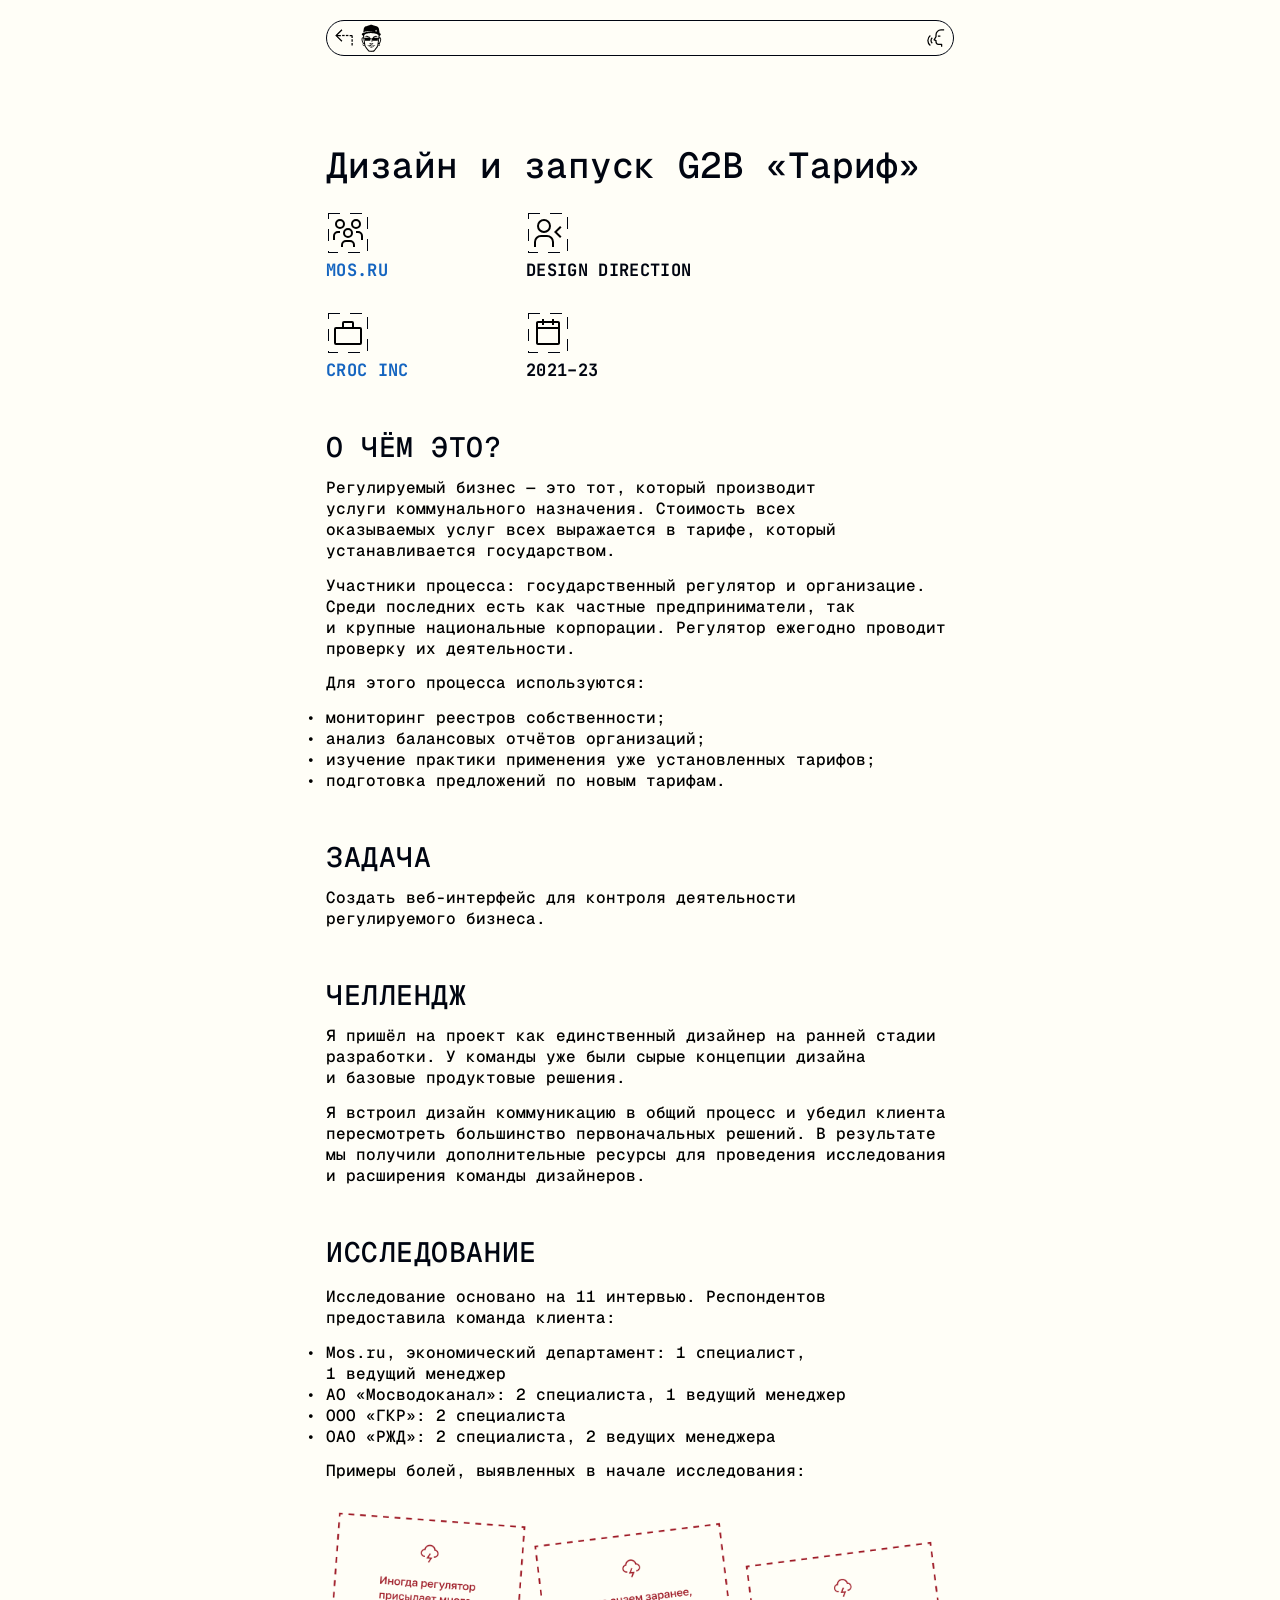
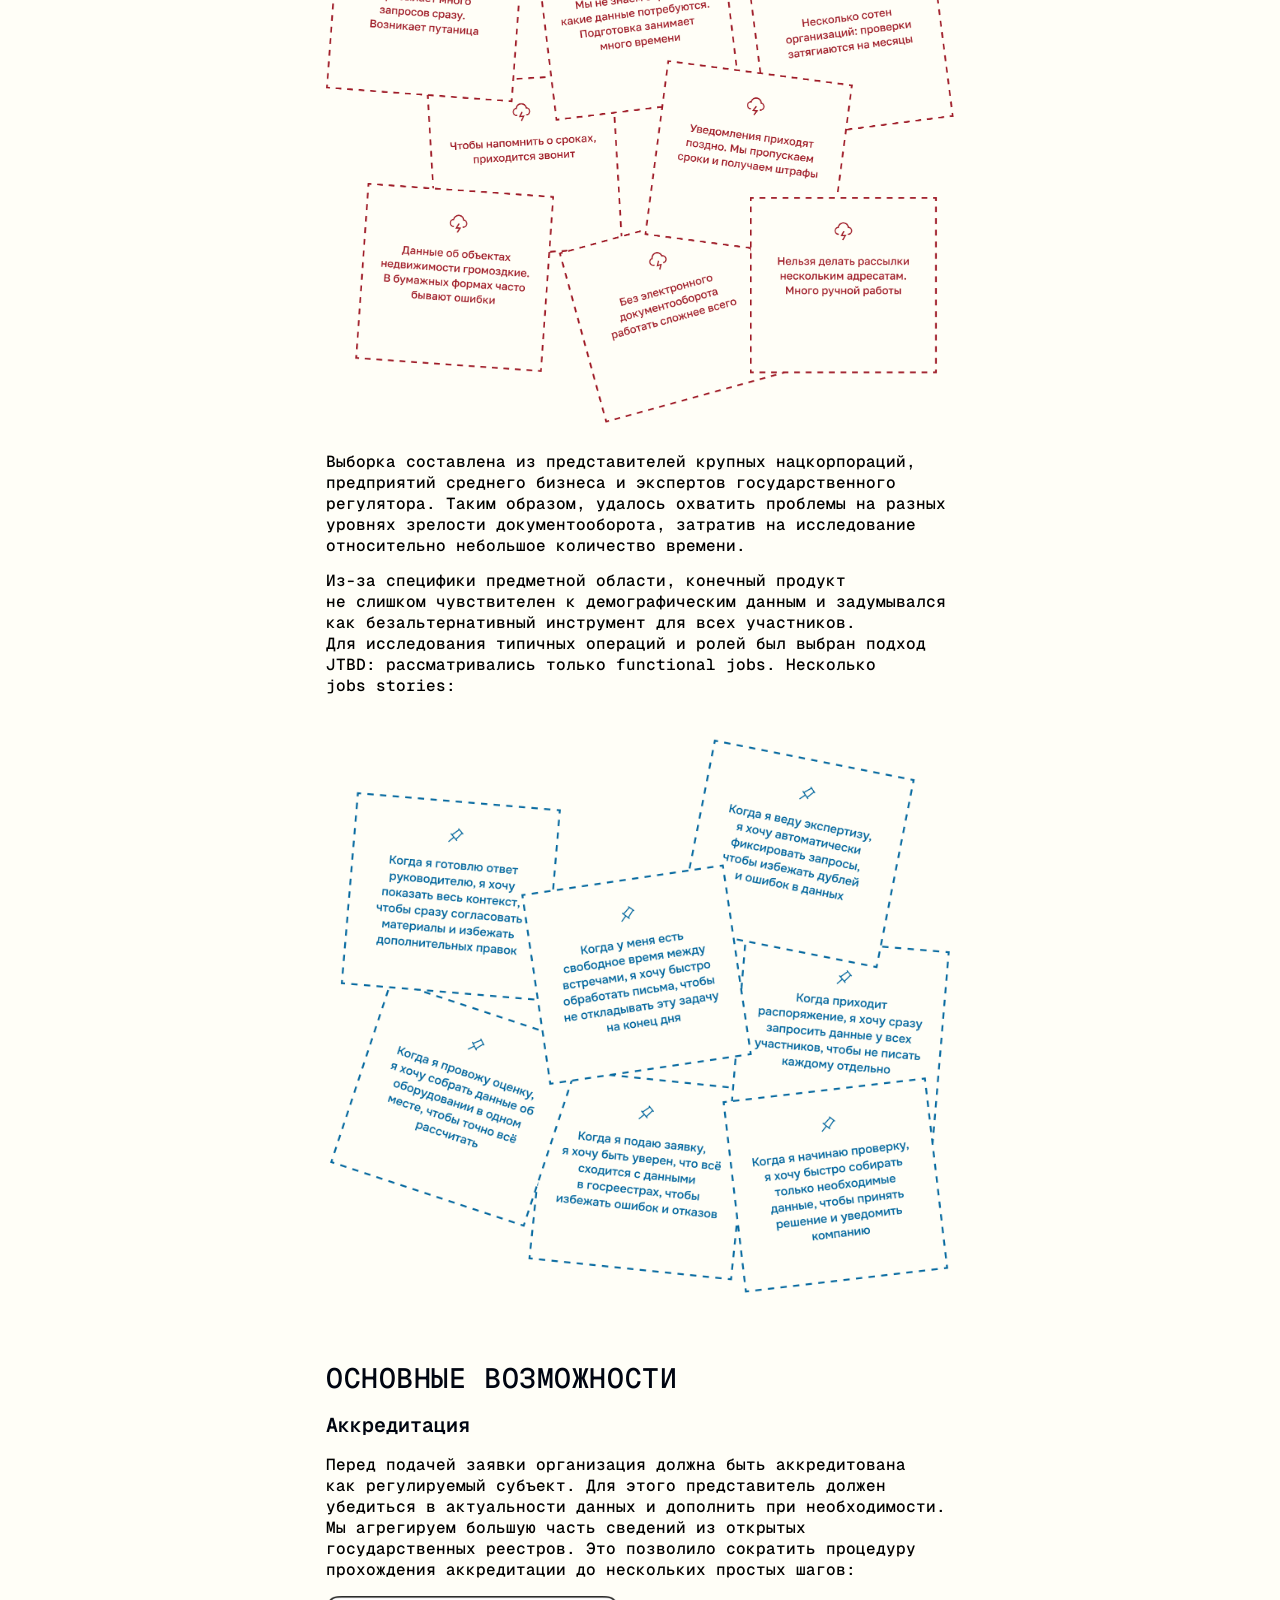
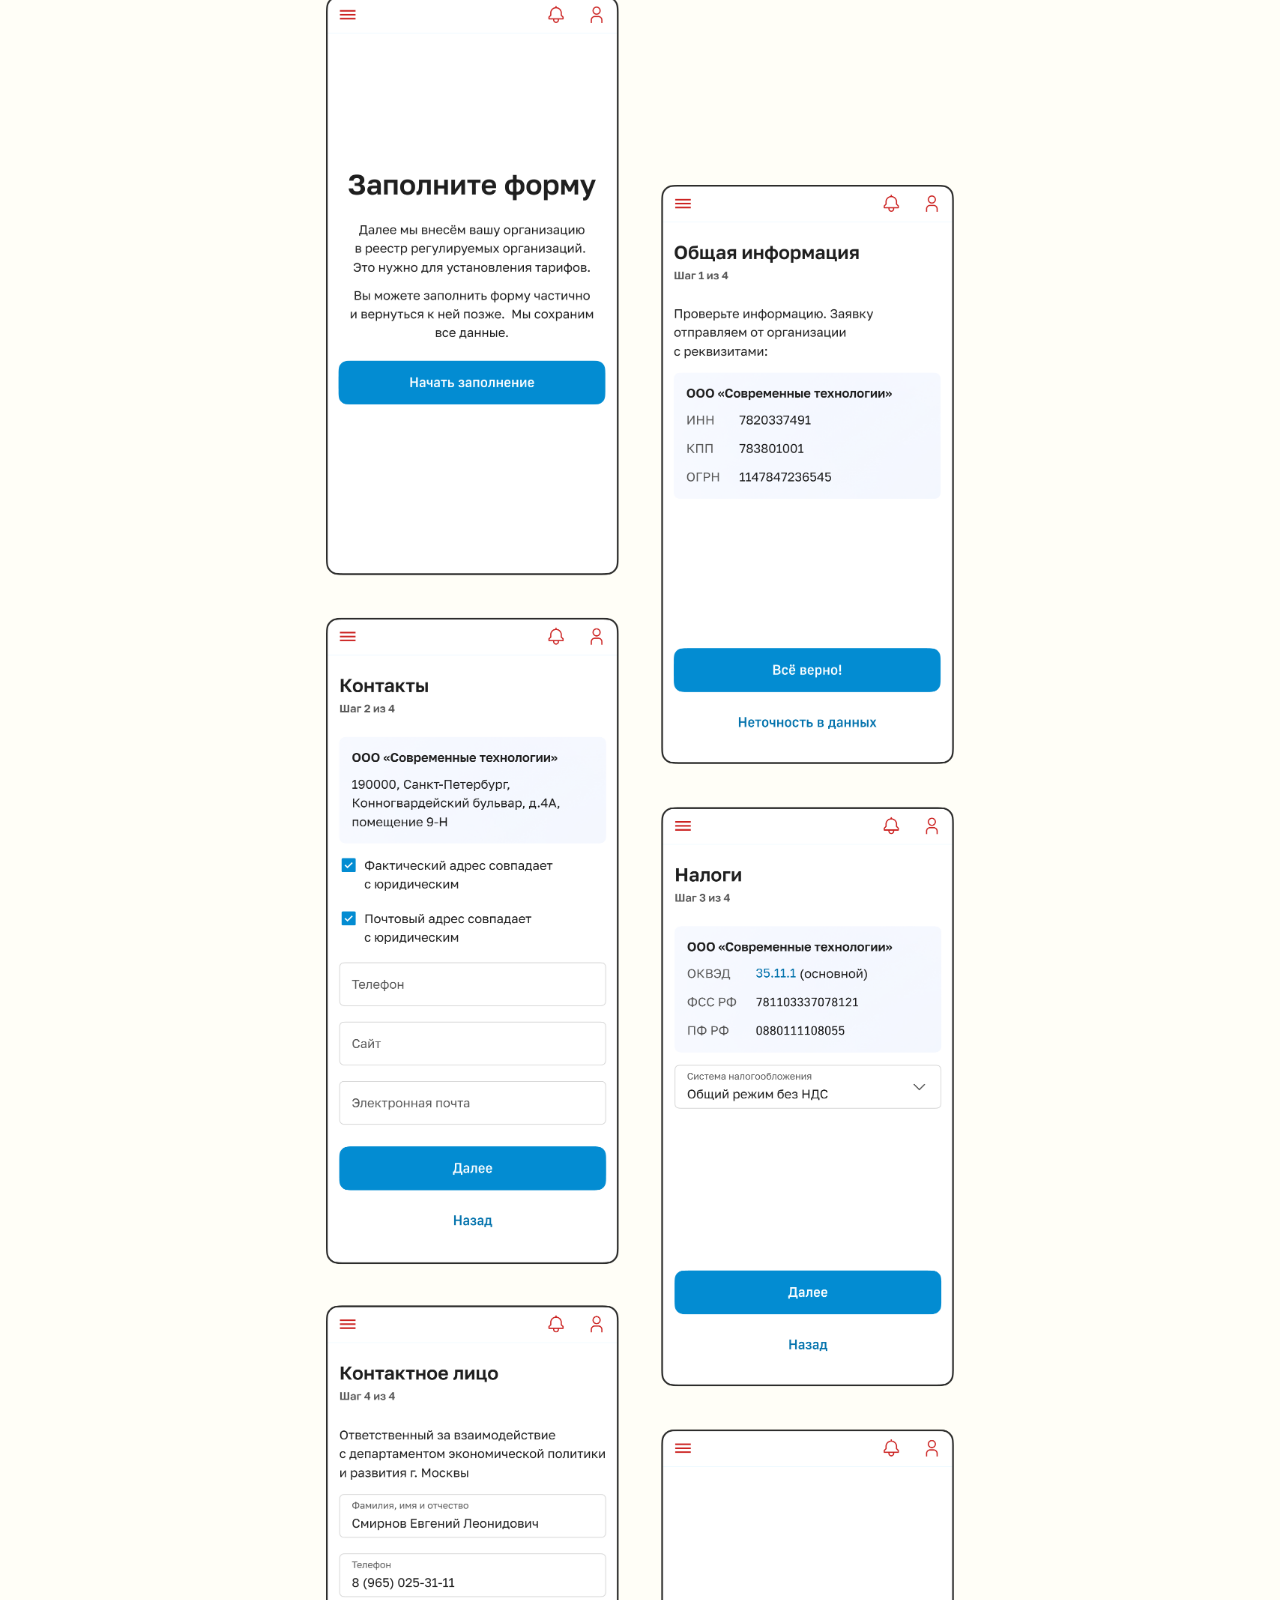
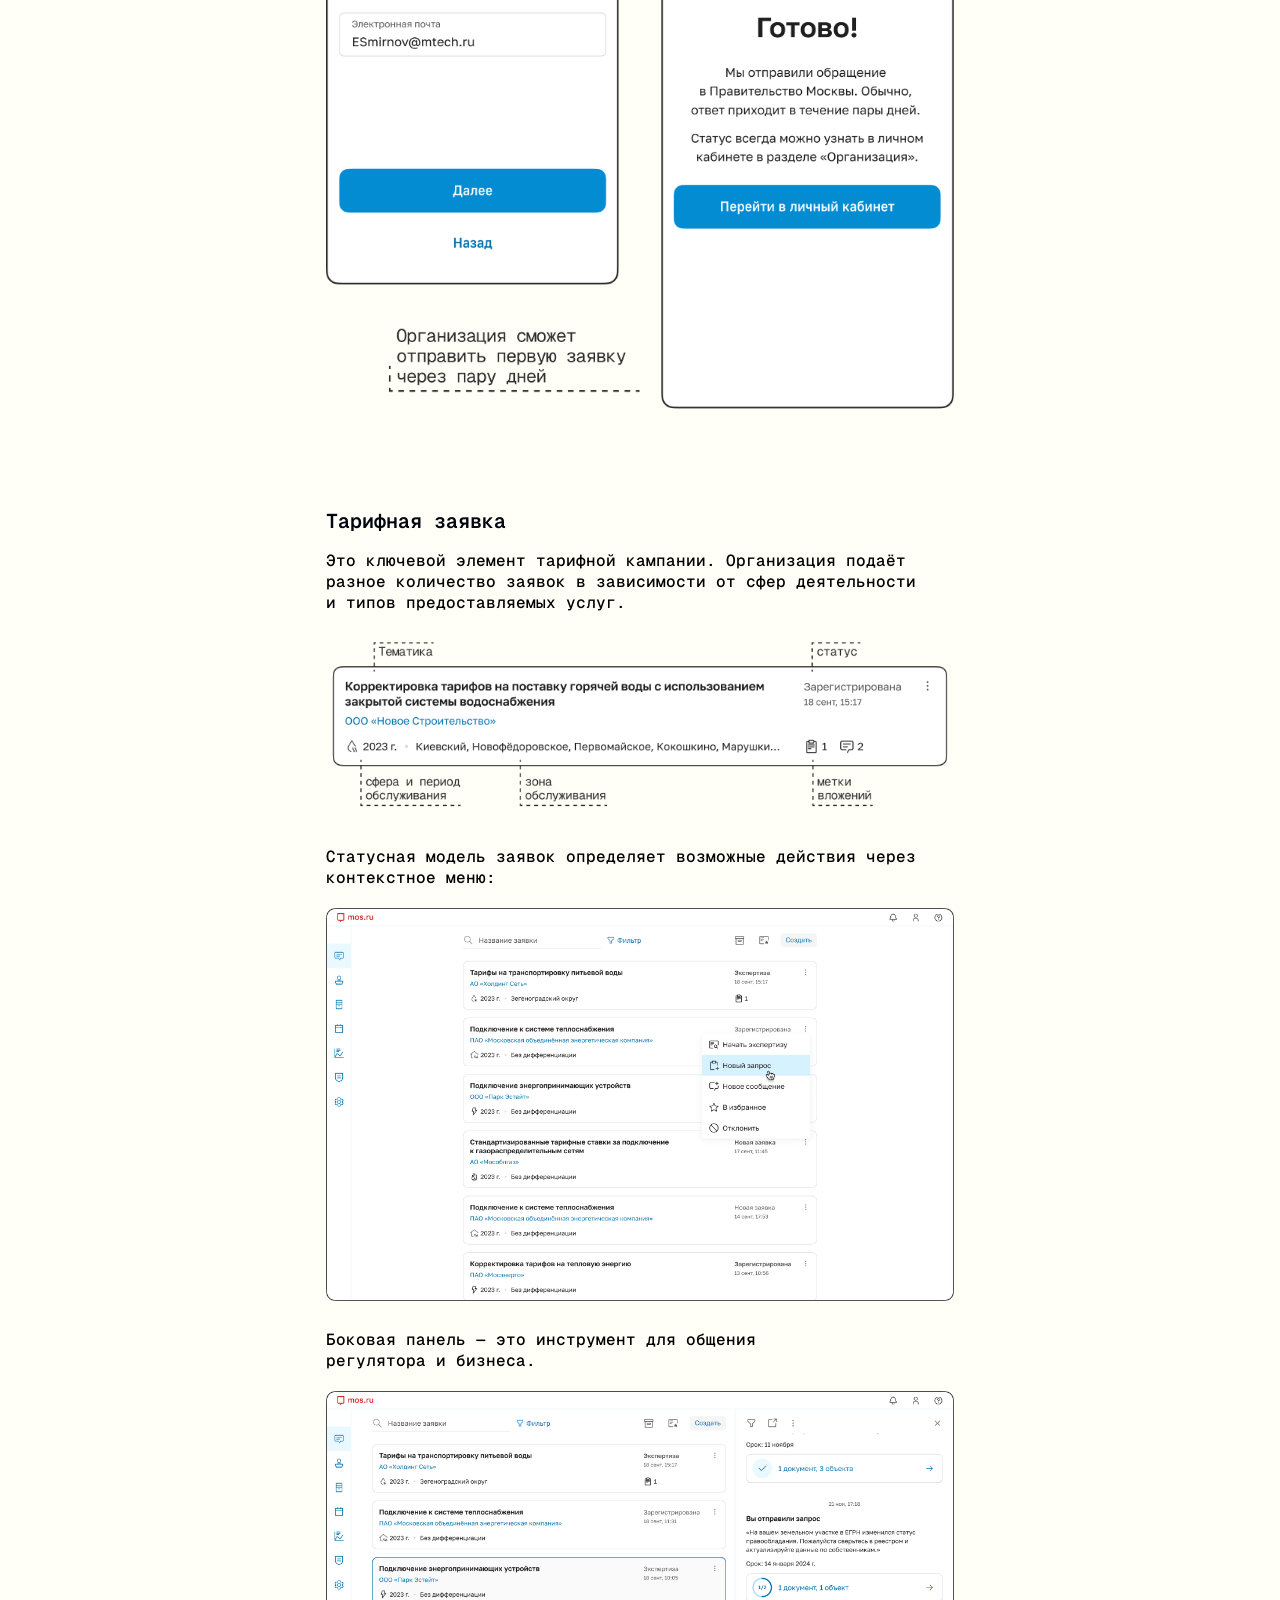
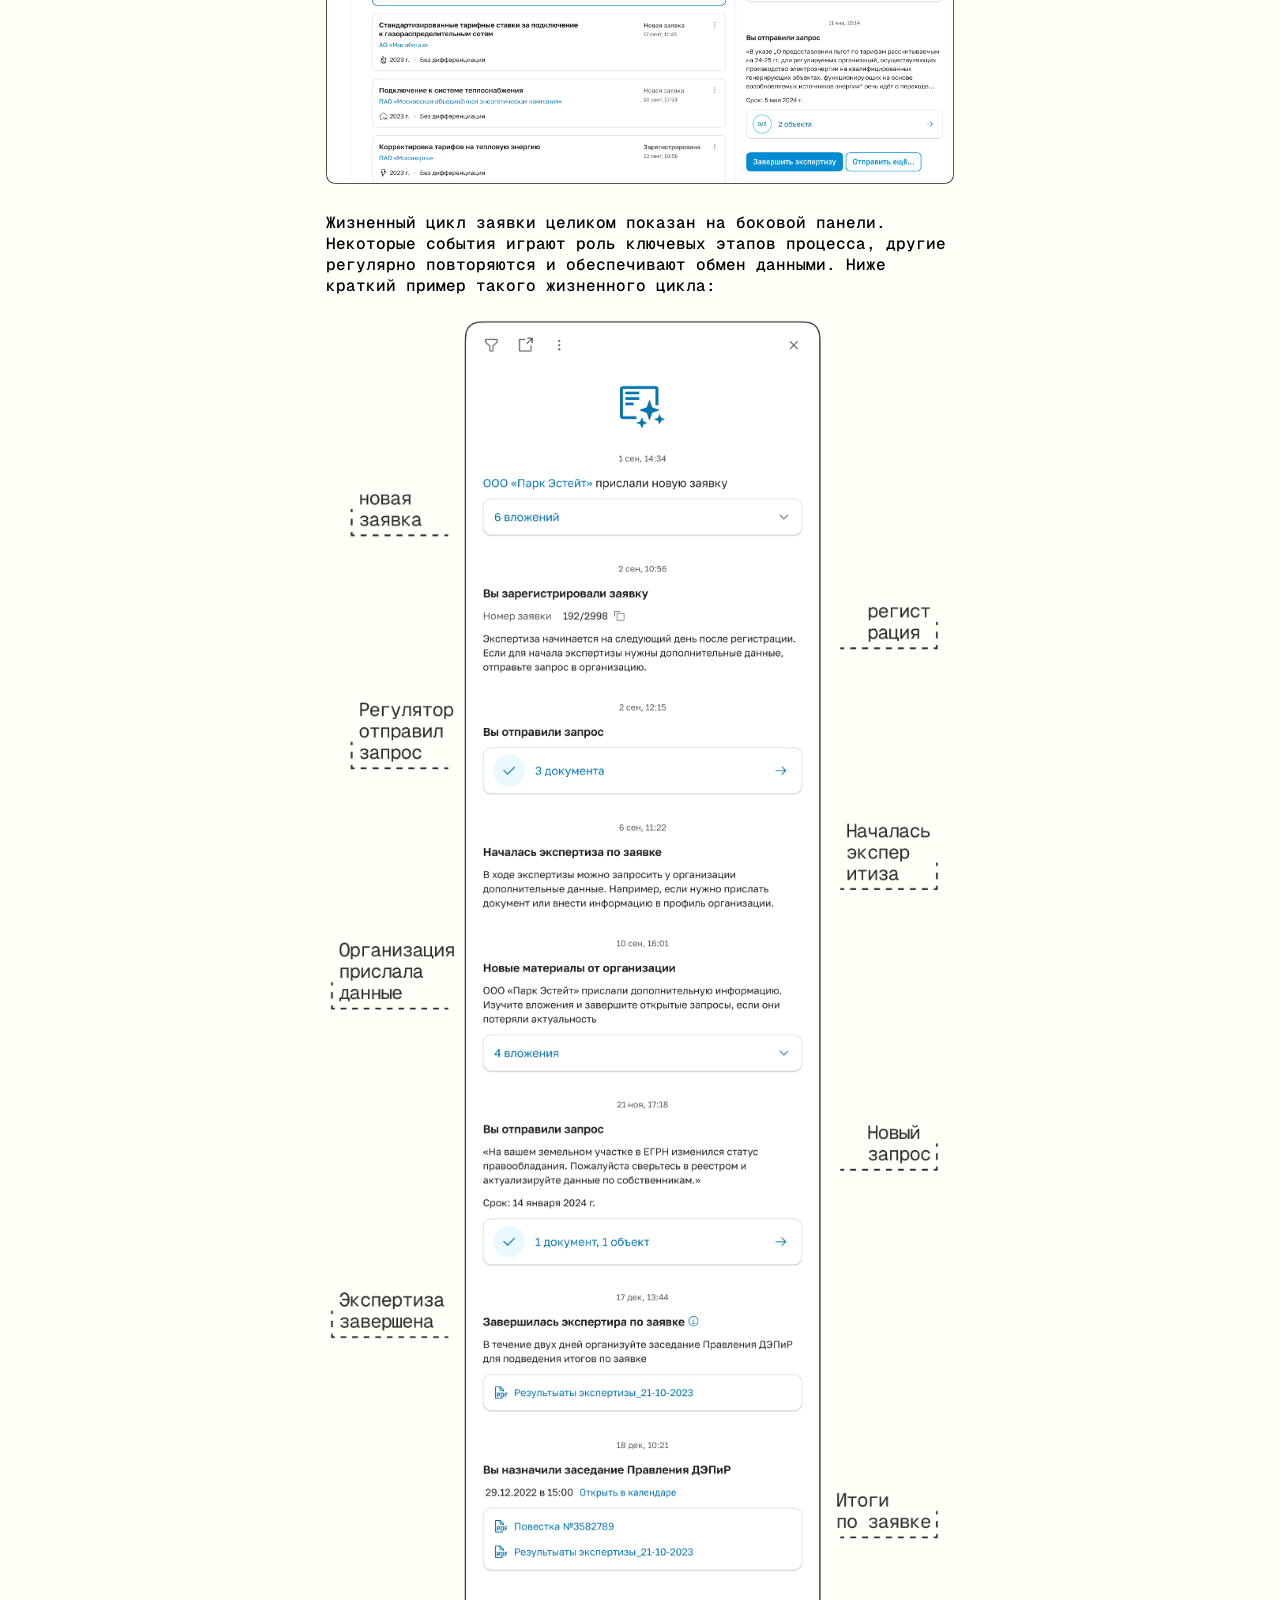
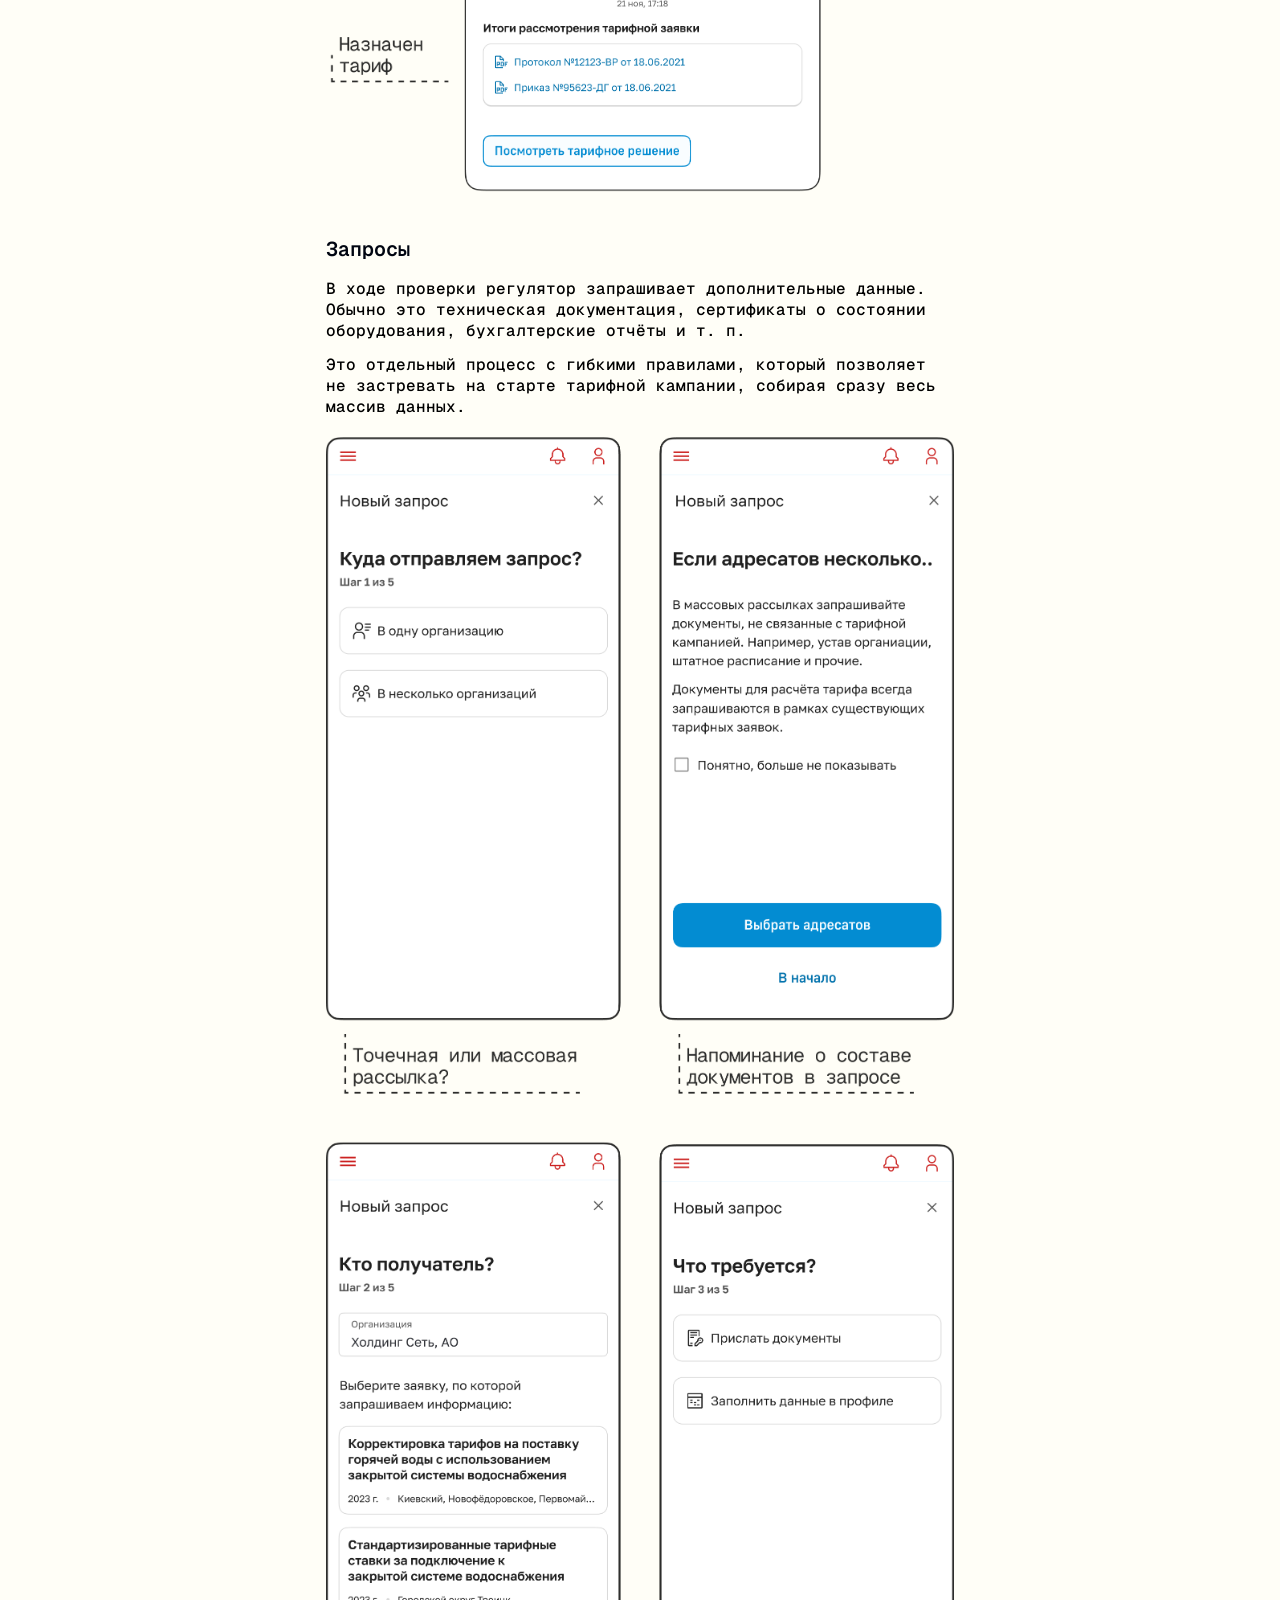
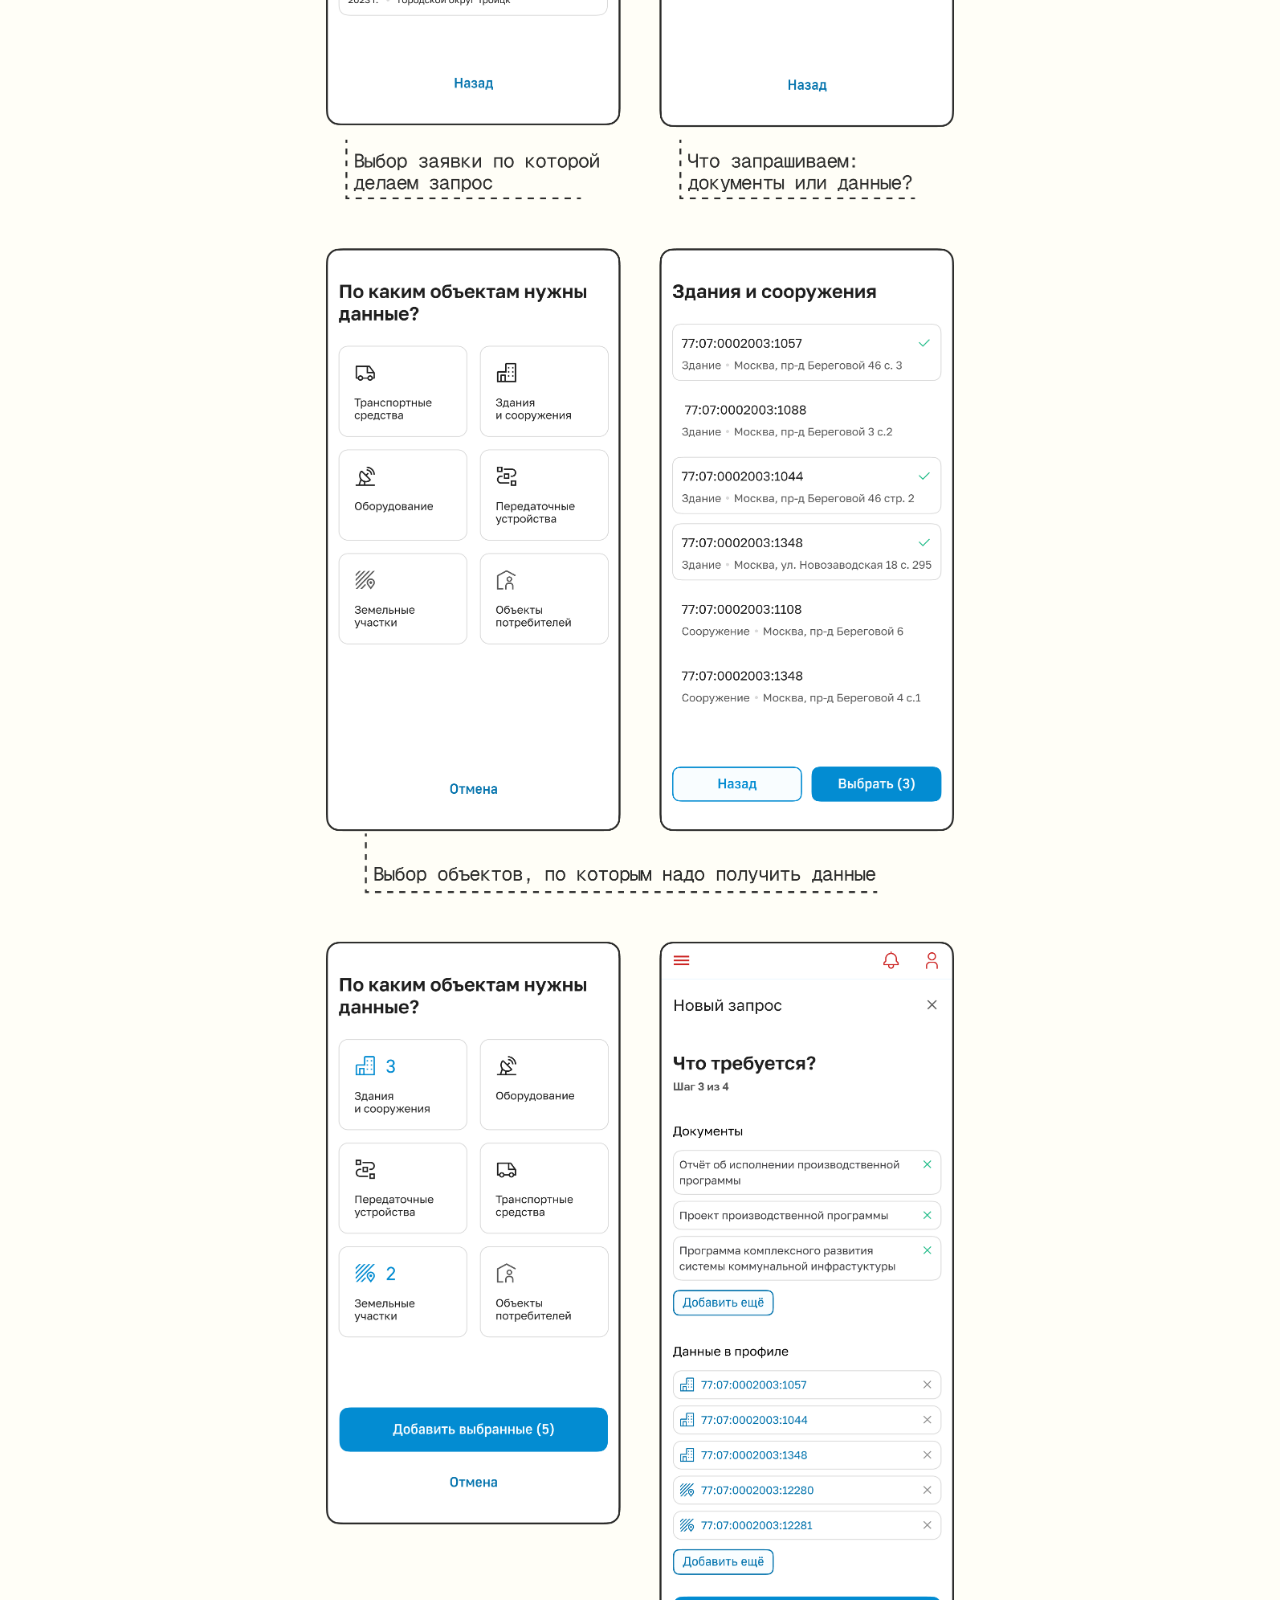
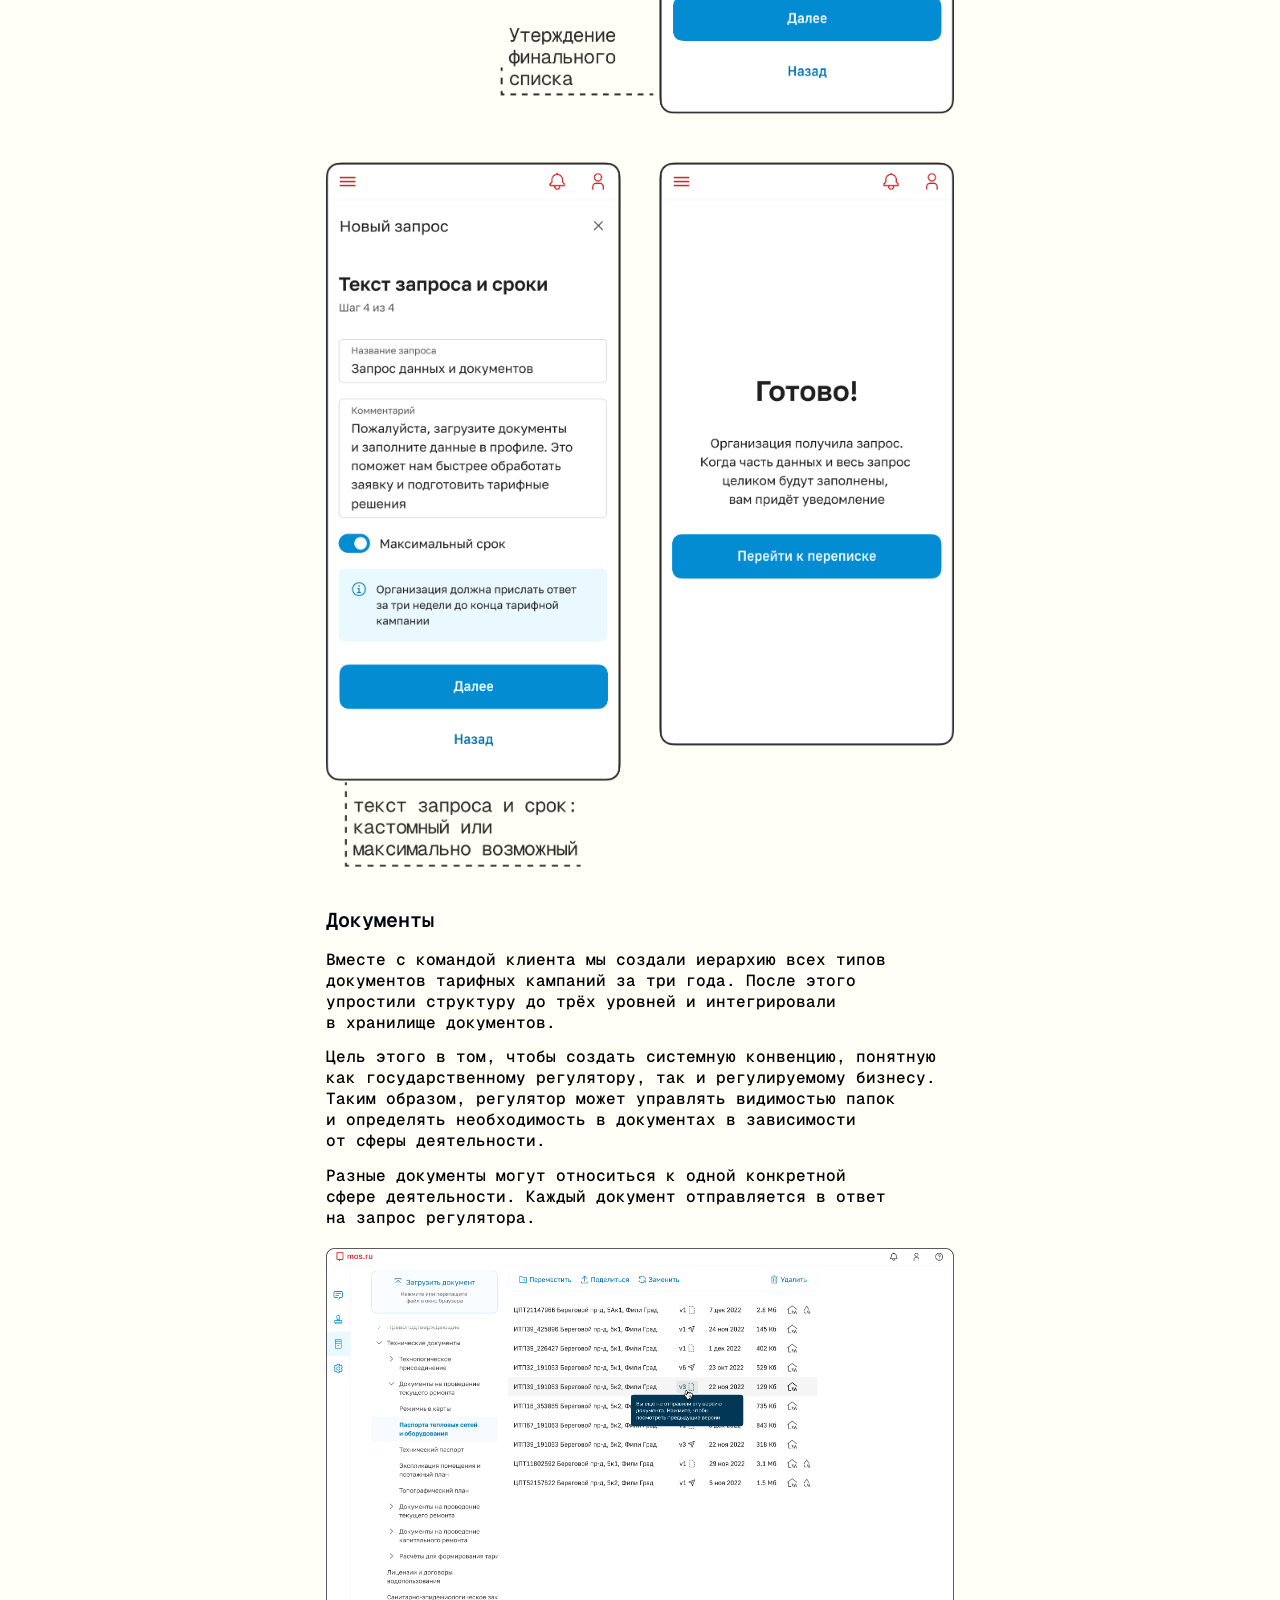
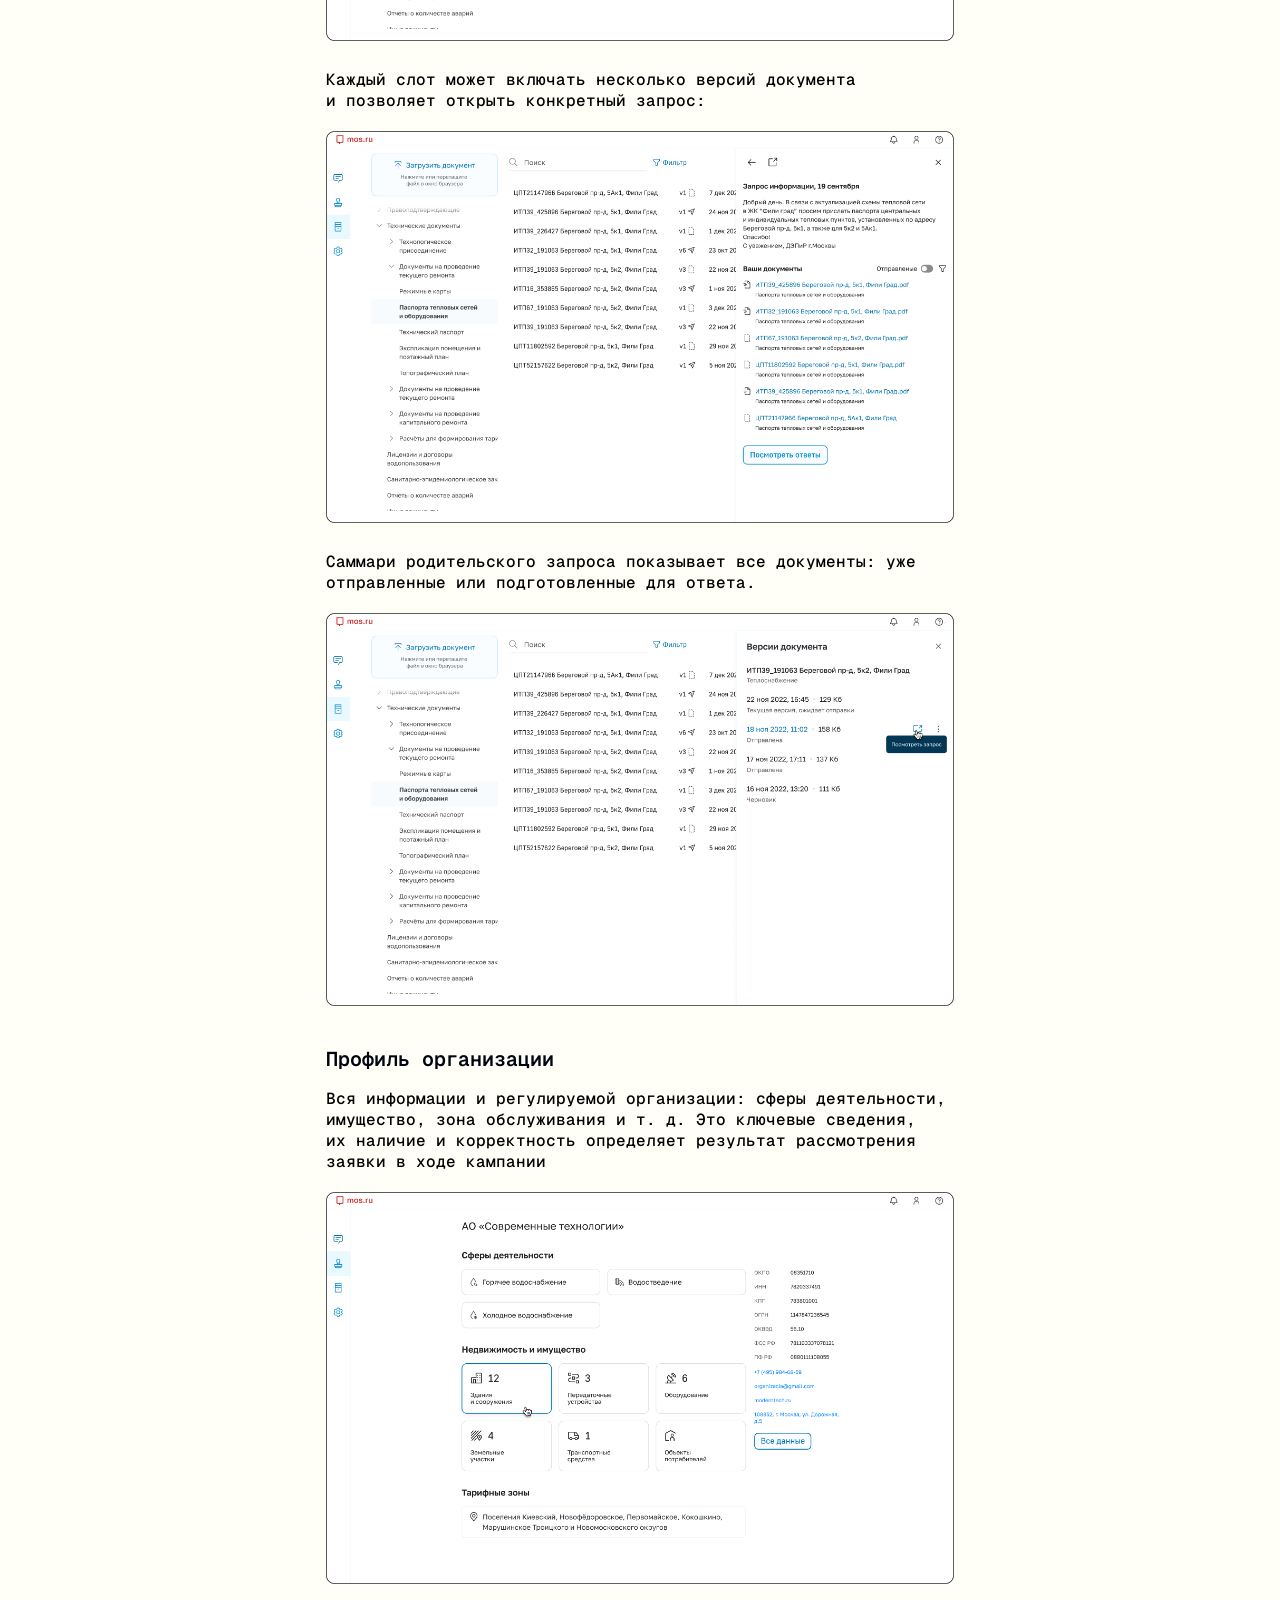
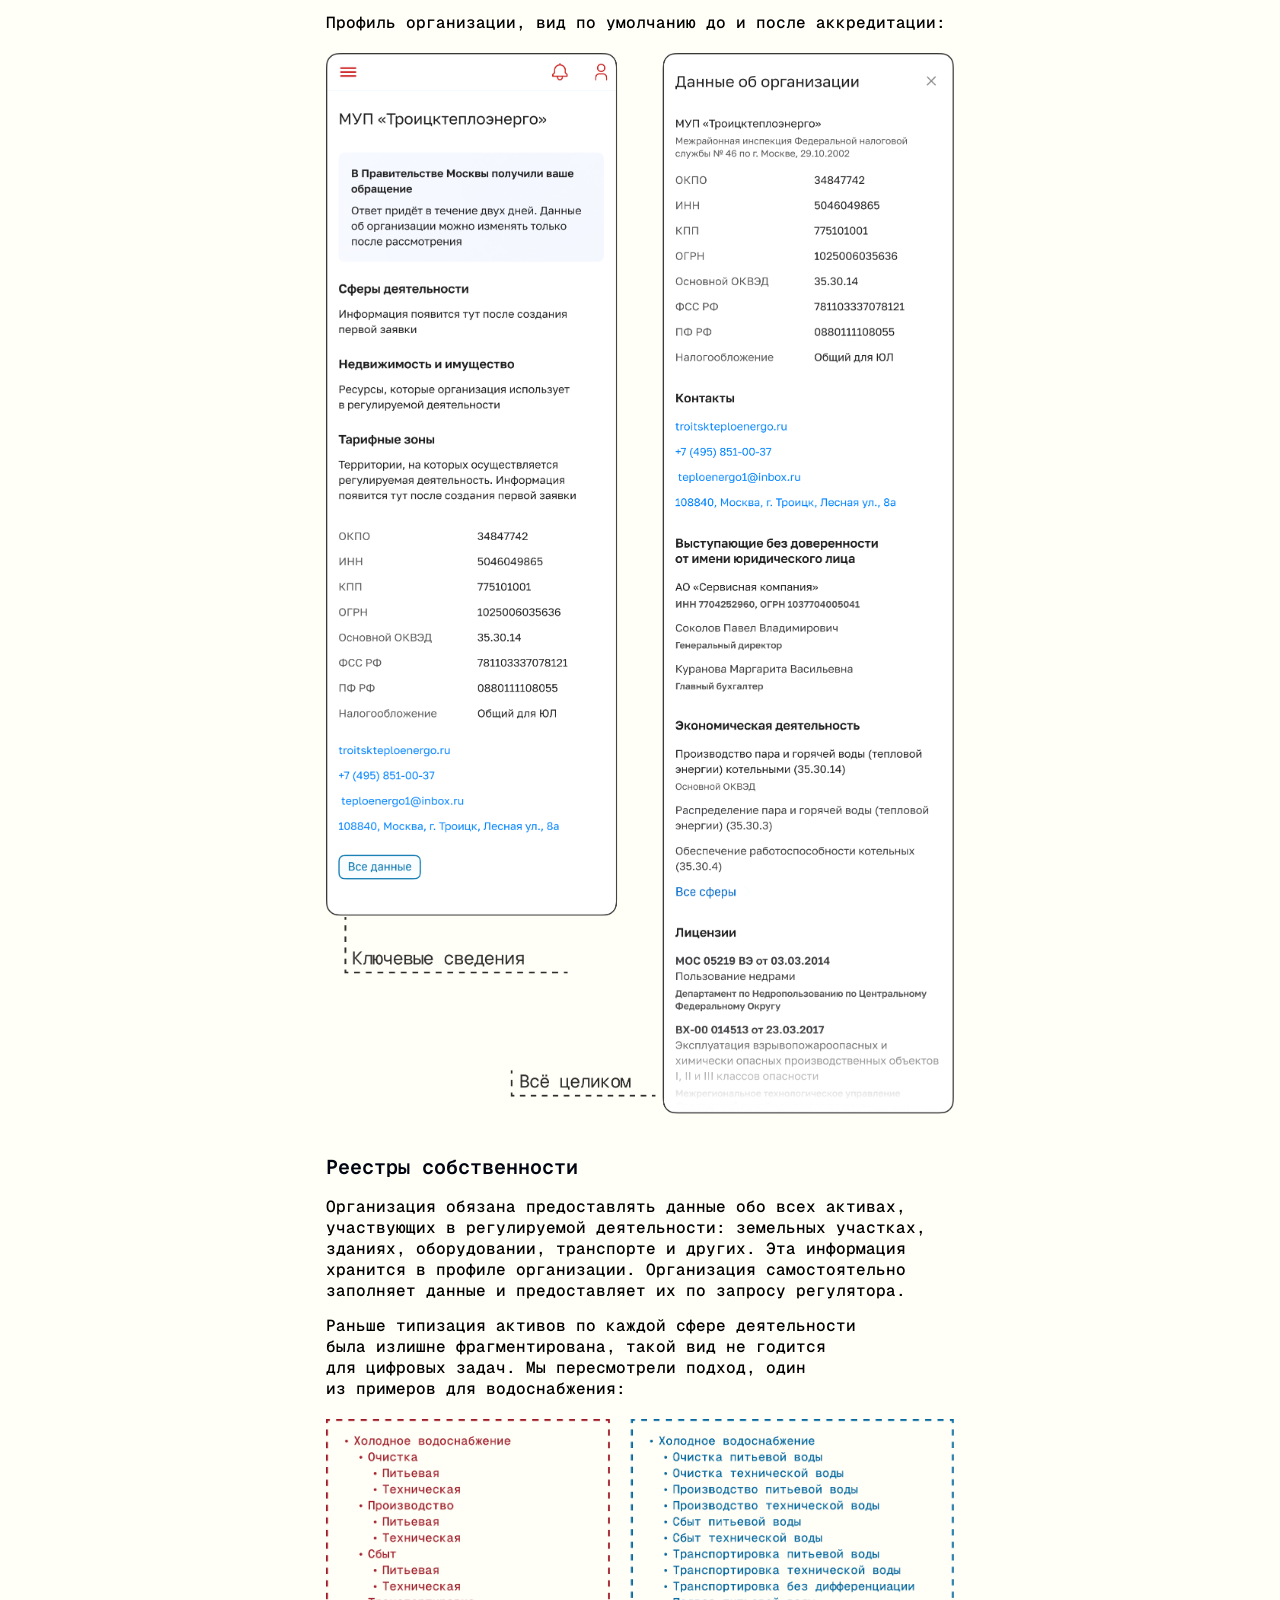
<file: tarif/index.html>
<!doctype html>
<html lang="ru">
<head>
  <meta charset="utf-8">
  <meta name="viewport" content="width=device-width, initial-scale=1">
  <title>Дизайн и запуск G2B «Тариф»</title>
  <meta property="og:type" content="website">
  <meta property="og:title" content="Дизайн и запуск G2B «Тариф»">
<meta property="og:description" content="Андрей Кравченко — продуктовый дизайнер">
  <meta property="og:image" content="https://andryusha.top/og.png">
  <meta property="og:image:width" content="1200">
  <meta property="og:image:height" content="630">
  <meta property="og:locale" content="ru_RU">
  <meta name="twitter:card" content="summary_large_image">
  <link rel="preconnect" href="https://fonts.googleapis.com">
  <link rel="preconnect" href="https://fonts.gstatic.com" crossorigin>
  <link href="https://fonts.googleapis.com/css2?family=JetBrains+Mono:wght@700&display=swap" rel="stylesheet">
  <style>
    @font-face {
      font-family: "Medeo Mono";
      src: url("assets/fonts/MedeoMonoVariable.woff2") format("woff2");
      font-weight: 100 900;
      font-style: normal;
      font-display: swap;
    }

    :root {
      --bg-surface: #fffef7;
      --ink: #000511;
      --text: #000;
      --link: #1565c0;
      --font-main: "Medeo Mono", ui-monospace, "SF Mono", Menlo, Consolas, monospace;
      --font-label: "JetBrains Mono", ui-monospace, "SF Mono", Menlo, Consolas, monospace;
      --s-m: 16px;
      --s-l: 20px;
      --s-xl: 28px;
      --s-xxl: 40px;
      --content: 628px;
    }

    *, *::before, *::after { box-sizing: border-box; }

    html { scroll-padding-top: 80px; }

    body {
      margin: 0;
      background: var(--bg-surface);
      color: var(--text);
      font-family: var(--font-main);
      font-weight: 500;
      font-size: 16px;
      line-height: 21px;
      -webkit-font-smoothing: antialiased;
      hanging-punctuation: first last; /* Safari; other browsers ignore it */
      text-wrap: pretty;
    }

    .page {
      width: 100%;
      max-width: calc(var(--content) + 48px);
      margin: 0 auto;
      padding: 142px 24px 80px;
    }

    /* ---------- pill ---------- */
    :root { --bg: #fffef7; --focus: #0b3463; }

    .pill, .pill-slot {
      position: fixed; top: calc(20px + env(safe-area-inset-top, 0px)); left: 50%;
      width: min(498px, 100% - 32px); transform: translate(-50%, 0);
    }
    body[data-pill="sub"] .pill, body[data-pill="sub"] .pill-slot { width: min(628px, 100% - 32px); }

    .pill {
      z-index: 11; background: var(--bg); border: 1px solid var(--ink); border-radius: 999px; padding: 1.84px;
      transition: opacity .4s ease, width .2s ease;                 /* appear */
    }
    .pill-slot { height: 36.35px; visibility: hidden; pointer-events: none; }
    .pill.away:not(:focus-within) {
      opacity: 0; pointer-events: none;
      transition: opacity .08s linear, width .2s ease;              /* disappear */
    }

    .v { display: flex; align-items: center; justify-content: flex-end; gap: 8px; }
    .v-sub { display: none; justify-content: space-between; gap: 0; }
    body[data-pill="sub"] .v-main { display: none; }
    body[data-pill="sub"] .v-sub { display: flex; }
    .back-grp { display: flex; align-items: center; gap: 2px; }
    .mini { display: block; width: 20.92px; height: 27.67px; }
    .mini img { display: block; width: 100%; height: 100%; object-fit: cover; }

    .pb {
      width: 30.67px; height: 30.67px; border-radius: 50%; display: grid; place-items: center; flex: none;
      transition: background-color .15s ease;
    }
    button.pb { border: 0; padding: 0; background: none; color: inherit; }
    .pb img { width: 19.63px; height: 19.63px; display: block; transition: filter .15s ease; }
    .pb--back img { transform: rotate(-90deg) scaleX(-1); }
    .pb:hover, .pb:focus-visible { background: var(--ink); }
    .pb:hover img, .pb:focus-visible img { filter: invert(1); }
    .pb:focus-visible { outline: 2px solid var(--focus); outline-offset: 2px; }

    @media (prefers-reduced-motion: reduce) { .pill, .pb, .pb img { transition: none; } }

    /* ---------- typography ---------- */
    h1, h2, h3, p, ul { margin: 0; }
    h1 { font-size: 36px; font-weight: 500; line-height: normal; color: var(--ink); }
    h2 {
      font-size: 28px; font-weight: 500; line-height: normal;
      letter-spacing: .56px; text-transform: uppercase; color: var(--ink);
    }
    h3 { font-size: 20px; font-weight: 600; line-height: normal; color: var(--ink); }

    .text > * + * { margin-top: 13.71px; }
    /* hanging lists: marker sits in the margin, text aligns with the paragraph edge */
    .text ul { padding: 0; list-style: none; }
    .text li { position: relative; }
    .text li::before {
      content: "•";
      position: absolute;
      left: -2ch;
      width: 1ch;
      text-align: center;
    }
    .text ul + p { margin-top: 13.71px; }

    /* ---------- layout rhythm ---------- */
    .case { display: flex; flex-direction: column; gap: 48px; }
    .intro { display: flex; flex-direction: column; gap: 24px; }
    .section { display: flex; flex-direction: column; gap: 12px; }
    .research { display: flex; flex-direction: column; gap: var(--s-xl); }
    .research__head { display: flex; flex-direction: column; gap: var(--s-m); }
    .features { display: flex; flex-direction: column; gap: var(--s-xxl); }
    .feature { display: flex; flex-direction: column; gap: var(--s-m); }
    .stack { display: flex; flex-direction: column; gap: var(--s-xl); }
    .unit { display: flex; flex-direction: column; gap: var(--s-l); }
    .unit--tight { gap: var(--s-m); }

    figure { margin: 0; }
    /* thumbnail: full column width */
    .shot { display: block; width: 100%; padding: 0; margin: 0; border: 0; background: none; color: inherit; }
    .shot img { display: block; width: 100%; height: auto; }
    .shot:focus-visible { outline: 2px solid var(--link); outline-offset: 2px; }

    /* lightbox overlay: full screen, warm translucent blur, hidden by default */
    #lb {
      position: fixed; inset: 0; z-index: 100;
      display: flex; align-items: center; justify-content: center;
      padding: 2vh 2vw;
      background: rgba(240, 236, 224, .9);
      -webkit-backdrop-filter: blur(14px) saturate(1.1);
      backdrop-filter: blur(14px) saturate(1.1);
      opacity: 0; visibility: hidden;
      transition: opacity .2s, visibility .2s;
    }
    #lb.on { opacity: 1; visibility: visible; }
    /* natural file size, shrinks to fit the screen; drop-shadow follows the PNG shape */
    #lb img {
      display: block; width: auto; height: auto;
      max-width: 96vw; max-height: 94vh;
      filter: drop-shadow(0 18px 36px rgba(0, 5, 17, .22)) drop-shadow(0 0 1px rgba(0, 5, 17, .3));
      transform: scale(.97); transition: transform .2s;
    }
    #lb.on img { transform: none; }
    body.lock { overflow: hidden; }

    /* ---------- case description unit ---------- */
    .meta {
      display: grid;
      grid-template-columns: 200px 224px;
      column-gap: 0;
      row-gap: 32px;
      width: 424px;
      max-width: 100%;
    }
    .meta__item { display: flex; flex-direction: column; gap: 6px; align-items: flex-start; min-width: 0; }
    .meta__icon {
      display: flex; align-items: center; justify-content: center;
      width: 40px; height: 40px; margin-left: 2px; padding: 4px;
      background: url("data:image/svg+xml,%3Csvg xmlns='http://www.w3.org/2000/svg' viewBox='0 0 40 40'%3E%3Crect width='40' height='40' fill='none' stroke='%23000511' stroke-width='2' stroke-dasharray='12 10' stroke-linecap='butt' stroke-linejoin='miter' stroke-miterlimit='7'/%3E%3C/svg%3E") center / 100% 100% no-repeat;
    }
    .meta__icon img { display: block; width: 32px; height: 32px; }
    .meta__label {
      font-family: var(--font-label);
      font-weight: 700;
      font-size: 17px;
      line-height: normal;
      letter-spacing: .34px;
      text-transform: uppercase;
      white-space: nowrap;
      color: var(--ink);
    }
    a.meta__label { color: var(--link); text-decoration: none; }

    @media (max-width: 480px) {
      h1 { font-size: 28px; }
      h2 { font-size: 22px; }
      .page { padding-top: 104px; }
      .meta { grid-template-columns: 1fr 1fr; width: 100%; }
    }
  </style>
<link rel="stylesheet" href="../transition.css">
<link rel="stylesheet" href="../cursors.css">
<link rel="stylesheet" href="../footer.css">
<link rel="stylesheet" href="../mobile.css">
<script>(function(){var v="";try{v=sessionStorage.getItem("trFlag")||""}catch(e){}if(!v)v=window.name||"";var m=/^tr\|(\d+)\|(\d)/.exec(v);if(m&&Date.now()-m[1]<4000){var h=document.documentElement;h.classList.add("tr-enter");if(m[2]==="1")h.classList.add("tr-ph");setTimeout(function(){h.classList.remove("tr-enter","tr-ph")},3500)}})()</script>
</head>
<body data-pill="sub" data-tr="case">
<div id="trCup" aria-hidden="true"><img alt="" src="../cursors/src/wait.svg"></div>
  <div class="page">

    <div class="pill-slot" id="pillSlot" aria-hidden="true"></div>
    <nav class="pill" id="pill" aria-label="Навигация">
      <div class="v v-sub">
        <div class="back-grp">
          <a class="pb pb--back" href="../" aria-label="Назад"><img alt="" src="assets/icons/succession.svg"></a>
          <a class="mini" href="../" aria-label="На главную"><img alt="" src="assets/icons/portrait.svg"></a>
        </div>
        <button class="pb" type="button" aria-label="Озвучить страницу"><img alt="" src="assets/icons/voice-activate.svg"></button>
      </div>
    </nav>

    <main class="case">

      <header class="intro">
        <h1>Дизайн и запуск G2B «Тариф»</h1>
        <div class="meta">
          <div class="meta__item">
            <div class="meta__icon"><img src="assets/icons/events.svg" alt="" width="32" height="32"></div>
            <a class="meta__label" href="https://www.mos.ru/depr/" target="_blank" rel="noopener">mos.ru</a>
          </div>
          <div class="meta__item">
            <div class="meta__icon"><img src="assets/icons/user-role.svg" alt="" width="32" height="32"></div>
            <p class="meta__label">design direction</p>
          </div>
          <div class="meta__item">
            <div class="meta__icon"><img src="assets/icons/portfolio.svg" alt="" width="32" height="32"></div>
            <a class="meta__label" href="https://www.croc.ru/" target="_blank" rel="noopener">croc inc</a>
          </div>
          <div class="meta__item">
            <div class="meta__icon"><img src="assets/icons/calendar.svg" alt="" width="32" height="32"></div>
            <p class="meta__label">2021–23</p>
          </div>
        </div>
      </header>

      <section class="section">
        <h2>О чём это?</h2>
        <div class="text">
          <p>Регулируемый бизнес — это тот, который производит услуги коммунального назначения. Стоимость всех оказываемых услуг всех выражается в тарифе, который устанавливается государством.</p>
          <p>Участники процесса: государственный регулятор и организацие. Среди последних есть как частные предприниматели, так и крупные национальные корпорации. Регулятор ежегодно проводит проверку их деятельности.</p>
          <p>Для этого процесса используются:</p>
          <ul>
            <li>мониторинг реестров собственности;</li>
            <li>анализ балансовых отчётов организаций;</li>
            <li>изучение практики применения уже установленных тарифов;</li>
            <li>подготовка предложений по новым тарифам.</li>
          </ul>
        </div>
      </section>

      <section class="section">
        <h2>Задача</h2>
        <div class="text">
          <p>Создать веб-интерфейс для контроля деятельности регулируемого бизнеса.</p>
        </div>
      </section>

      <section class="section">
        <h2>Челлендж</h2>
        <div class="text">
          <p>Я пришёл на проект как единственный дизайнер на ранней стадии разработки. У команды уже были сырые концепции дизайна и базовые продуктовые решения.</p>
          <p>Я встроил дизайн коммуникацию в общий процесс и убедил клиента пересмотреть большинство первоначальных решений. В результате мы получили дополнительные ресурсы для проведения исследования и расширения команды дизайнеров.</p>
        </div>
      </section>

      <section class="research">
        <div class="research__head">
          <h2>исследование</h2>
          <div class="text">
            <p>Исследование основано на 11 интервью. Респондентов предоставила команда клиента:</p>
            <ul>
              <li>Mos.ru, экономический департамент: 1 специалист, 1 ведущий менеджер</li>
              <li>АО «Мосводоканал»: 2 специалиста, 1 ведущий менеджер</li>
              <li>ООО «ГКР»: 2 специалиста</li>
              <li>ОАО «РЖД»: 2 специалиста, 2 ведущих менеджера</li>
            </ul>
            <p>Примеры болей, выявленных в начале исследования:</p>
          </div>
        </div>
        <button class="shot" type="button" aria-label="Открыть скриншот"><img src="assets/img/pains.png" width="1674" height="1369" loading="lazy" alt="Примеры болей участников процесса, выявленные в начале исследования"></button>
        <div class="text">
          <p>Выборка составлена из представителей крупных нацкорпораций, предприятий среднего бизнеса и экспертов государственного регулятора. Таким образом, удалось охватить проблемы на разных уровнях зрелости документооборота, затратив на исследование относительно небольшое количество времени.</p>
          <p>Из-за специфики предметной области, конечный продукт не слишком чувствителен к демографическим данным и задумывался как безальтернативный инструмент для всех участников. Для исследования типичных операций и ролей был выбран подход JTBD: рассматривались только functional jobs. Несколько jobs stories:</p>
        </div>
        <button class="shot" type="button" aria-label="Открыть скриншот"><img src="assets/img/stories.png" width="1524" height="1428" loading="lazy" alt="Примеры jobs stories"></button>
      </section>

      <section class="features">

        <div class="feature">
          <h2>Основные возможности</h2>
          <div class="feature">
            <h3>Аккредитация</h3>
            <div class="stack">
              <div class="unit unit--tight">
                <div class="text"><p>Перед подачей заявки организация должна быть аккредитована как регулируемый субъект. Для этого представитель должен убедиться в актуальности данных и дополнить при необходимости. Мы агрегируем большую часть сведений из открытых государственных реестров. Это позволило сократить процедуру прохождения аккредитации до нескольких простых шагов:</p></div>
                <!-- Скриншот шагов аккредитации: положите файл tarif/assets/img/accreditation.png. Пока файла нет, блок не показывается. -->
                <button class="shot" type="button" aria-label="Открыть скриншот"><img src="assets/img/accreditation.png" loading="lazy" alt="Шаги аккредитации" onerror="this.closest('.shot').style.display='none'"></button>
              </div>
            </div>
          </div>
        </div>

        <div class="feature">
          <h3>Тарифная заявка</h3>
          <div class="stack">
            <div class="unit unit--tight">
              <div class="text"><p>Это ключевой элемент тарифной кампании. Организация подаёт разное количество заявок в зависимости от сфер деятельности и типов предоставляемых услуг.</p></div>
              <button class="shot" type="button" aria-label="Открыть скриншот"><img src="assets/img/tarif-request.png" width="3308" height="996" loading="lazy" alt="Список тарифных заявок организации"></button>
            </div>
            <div class="unit">
              <div class="text"><p>Статусная модель заявок определяет возможные действия через контекстное меню:</p></div>
              <button class="shot" type="button" aria-label="Открыть скриншот"><img src="assets/img/request-statuses.png" width="2166" height="1356" loading="lazy" alt="Контекстное меню заявки со списком действий по статусам"></button>
            </div>
            <div class="unit">
              <div class="text"><p>Боковая панель — это инструмент для общения регулятора и бизнеса.</p></div>
              <button class="shot" type="button" aria-label="Открыть скриншот"><img src="assets/img/request-panel.png" width="2166" height="1356" loading="lazy" alt="Боковая панель заявки"></button>
            </div>
            <div class="unit">
              <div class="text"><p>Жизненный цикл заявки целиком показан на боковой панели. Некоторые события играют роль ключевых этапов процесса, другие регулярно повторяются и обеспечивают обмен данными. Ниже краткий пример такого жизненного цикла:</p></div>
              <button class="shot" type="button" aria-label="Открыть скриншот"><img src="assets/img/lifecycle.png" width="1589" height="3744" loading="lazy" alt="Пример жизненного цикла заявки на боковой панели"></button>
            </div>
          </div>
        </div>

        <div class="feature">
          <h3>Запросы</h3>
          <div class="unit">
            <div class="text">
              <p>В ходе проверки регулятор запрашивает дополнительные данные. Обычно это техническая документация, сертификаты о состоянии оборудования, бухгалтерские отчёты и т. п.</p>
              <p>Это отдельный процесс с гибкими правилами, который позволяет не застревать на старте тарифной кампании, собирая сразу весь массив данных.</p>
            </div>
            <button class="shot" type="button" aria-label="Открыть скриншот"><img src="assets/img/compose-request.png" width="1384" height="8000" loading="lazy" alt="Создание запроса регулятором: пошаговый сценарий"></button>
          </div>
        </div>

        <div class="feature">
          <h3>Документы</h3>
          <div class="stack">
            <div class="unit">
              <div class="text">
                <p>Вместе с командой клиента мы создали иерархию всех типов документов тарифных кампаний за три года. После этого упростили структуру до трёх уровней и интегрировали в хранилище документов.</p>
                <p>Цель этого в том, чтобы создать системную конвенцию, понятную как государственному регулятору, так и регулируемому бизнесу. Таким образом, регулятор может управлять видимостью папок и определять необходимость в документах в зависимости от сферы деятельности.</p>
                <p>Разные документы могут относиться к одной конкретной сфере деятельности. Каждый документ отправляется в ответ на запрос регулятора.</p>
              </div>
              <button class="shot" type="button" aria-label="Открыть скриншот"><img src="assets/img/docs-main.png" width="2381" height="1488" loading="lazy" alt="Иерархия типов документов в хранилище"></button>
            </div>
            <div class="unit">
              <div class="text"><p>Каждый слот может включать несколько версий документа и позволяет открыть конкретный запрос:</p></div>
              <button class="shot" type="button" aria-label="Открыть скриншот"><img src="assets/img/docs-request.png" width="2381" height="1488" loading="lazy" alt="Слот документа с несколькими версиями"></button>
            </div>
            <div class="unit">
              <div class="text"><p>Саммари родительского запроса показывает все документы: уже отправленные или подготовленные для ответа.</p></div>
              <button class="shot" type="button" aria-label="Открыть скриншот"><img src="assets/img/docs-version.png" width="2381" height="1488" loading="lazy" alt="Саммари родительского запроса со списком документов"></button>
            </div>
          </div>
        </div>

        <div class="feature">
          <h3>Профиль организации</h3>
          <div class="stack">
            <div class="unit">
              <div class="text"><p>Вся информации и регулируемой организации: сферы деятельности, имущество, зона обслуживания и т. д. Это ключевые сведения, их наличие и корректность определяет результат рассмотрения заявки в ходе кампании</p></div>
              <button class="shot" type="button" aria-label="Открыть скриншот"><img src="assets/img/profile.png" width="2381" height="1488" loading="lazy" alt="Профиль регулируемой организации"></button>
            </div>
            <div class="unit">
              <div class="text"><p>Профиль организации, вид по умолчанию до и после аккредитации:</p></div>
              <button class="shot" type="button" aria-label="Открыть скриншот"><img src="assets/img/org-data.png" width="1649" height="2787" loading="lazy" alt="Профиль организации до и после аккредитации"></button>
            </div>
          </div>
        </div>

        <div class="feature">
          <h3>Реестры собственности</h3>
          <div class="stack">
            <div class="unit">
              <div class="text">
                <p>Организация обязана предоставлять данные обо всех активах, участвующих в регулируемой деятельности: земельных участках, зданиях, оборудовании, транспорте и других. Эта информация хранится в профиле организации. Организация самостоятельно заполняет данные и предоставляет их по запросу регулятора.</p>
                <p>Раньше типизация активов по каждой сфере деятельности была излишне фрагментирована, такой вид не годится для цифровых задач. Мы пересмотрели подход, один из примеров для водоснабжения:</p>
              </div>
              <button class="shot" type="button" aria-label="Открыть скриншот"><img src="assets/img/assets-structure.png" width="1517" height="794" loading="lazy" alt="Структура типов активов для водоснабжения"></button>
            </div>
            <div class="unit">
              <div class="text"><p>Соотнесение ресурса по видами деятельности:</p></div>
              <button class="shot" type="button" aria-label="Открыть скриншот"><img src="assets/img/registry-water.png" width="2387" height="1495" loading="lazy" alt="Соотнесение ресурса с видами деятельности"></button>
            </div>
          </div>
        </div>

        <div class="feature">
          <h3>Результаты</h3>
          <div class="unit">
            <div class="text"><p>Что изменилось для бизнеса и регулятора: динамика некоторых ключевых показателей</p></div>
            <button class="shot" type="button" aria-label="Открыть скриншот"><img src="assets/img/results.png" width="1542" height="1271" loading="lazy" alt="Динамика ключевых показателей для бизнеса и регулятора"></button>
          </div>
        </div>

      </section>
    <footer class="cf-row" aria-label="Контакты">
<a class="cf" href="https://t.me/floatingpatterns" target="_blank" rel="noopener"><svg role="img" aria-label="Telegram" class="cf-profile" width="88" height="88" viewBox="0 0 88 88" fill="none" xmlns="http://www.w3.org/2000/svg">
<style>
.cf-profile .cf-w{transform-box:view-box;transform-origin:35px 49.28px}
.cf-profile:hover .cf-w1,:hover>.cf-profile .cf-w1{animation:cf-wave-in .5s cubic-bezier(.3,0,.2,1)}
.cf-profile:hover .cf-w2,:hover>.cf-profile .cf-w2{animation:cf-wave-out .5s cubic-bezier(.3,0,.2,1)}
@keyframes cf-wave-in{0%{transform:scale(1);opacity:1}40%{transform:scale(1.4);opacity:0}41%{transform:scale(.7);opacity:0}100%{transform:scale(1);opacity:1}}
@keyframes cf-wave-out{0%{transform:scale(1);opacity:1}34%{transform:scale(1.3);opacity:0}35%{transform:scale(.8);opacity:0}100%{transform:scale(1);opacity:1}}
@media (prefers-reduced-motion:reduce){.cf-profile .cf-w{animation:none!important}}
</style>
<rect width="88" height="88" rx="44" fill="#101827"/>
<path d="M58.0801 66.8801H54.5601V61.6001H47.5201C45.187 61.5975 42.9501 60.6696 41.3004 59.0198C39.6506 57.37 38.7227 55.1332 38.7201 52.8001V50.5485L34.6436 49.1898C34.3936 49.1064 34.1655 48.968 33.9761 48.7847C33.7868 48.6014 33.641 48.3779 33.5496 48.1308C33.4582 47.8836 33.4234 47.6191 33.4479 47.3567C33.4724 47.0943 33.5555 46.8407 33.6911 46.6148L38.7201 38.2324V33.4401C38.7248 29.2405 40.3951 25.2142 43.3647 22.2447C46.3342 19.2751 50.3605 17.6048 54.5601 17.6001H63.3601V21.1201H54.5601C51.2937 21.1237 48.1622 22.4229 45.8526 24.7326C43.5429 27.0422 42.2437 30.1737 42.2401 33.4401V38.7201C42.2401 39.0391 42.1533 39.352 41.9891 39.6254L37.838 46.5444L41.0366 47.6104C41.3871 47.7272 41.6919 47.9513 41.9079 48.251C42.1239 48.5507 42.2401 48.9107 42.2401 49.2801V52.8001C42.2416 54.2 42.7984 55.5421 43.7883 56.5319C44.7781 57.5218 46.1202 58.0786 47.5201 58.0801H56.3201C56.7869 58.0801 57.2345 58.2655 57.5646 58.5956C57.8947 58.9257 58.0801 59.3733 58.0801 59.8401V66.8801Z" fill="#FFFEF7"/>
<path d="M52.8 35.2002H45.76V38.7202H52.8V35.2002Z" fill="#FFFEF7"/>
<path class="cf-w cf-w1" d="M28.7453 58.4617C27.4538 57.306 26.4205 55.8908 25.7132 54.3086C25.0058 52.7264 24.6401 51.0128 24.6401 49.2797C24.6401 47.5465 25.0058 45.8329 25.7132 44.2507C26.4205 42.6685 27.4538 41.2533 28.7453 40.0977L31.0932 42.7201C30.1703 43.5455 29.432 44.5564 28.9265 45.6866C28.421 46.8169 28.1597 48.0411 28.1597 49.2793C28.1597 50.5175 28.421 51.7417 28.9265 52.872C29.432 54.0023 30.1703 55.0131 31.0932 55.8386L28.7453 58.4617Z" fill="#FFFEF7"/>
<path class="cf-w cf-w2" d="M23.5831 64.7695C21.179 62.9658 19.2279 60.6272 17.884 57.939C16.5402 55.2507 15.8406 52.2865 15.8406 49.281C15.8406 46.2755 16.5402 43.3113 17.884 40.6231C19.2279 37.9348 21.179 35.5962 23.5831 33.7925L25.6961 36.6081C23.7287 38.0837 22.1318 39.9971 21.0319 42.1968C19.9321 44.3965 19.3595 46.822 19.3595 49.2814C19.3595 51.7407 19.9321 54.1662 21.0319 56.3659C22.1318 58.5656 23.7287 60.479 25.6961 61.9546L23.5831 64.7695Z" fill="#FFFEF7"/>
</svg></a>
<img class="cf-portrait" src="../footer-portrait.svg" alt="" width="68" height="90">
</footer>
</main>
  </div>
<div id="lb" data-native-scroll role="dialog" aria-modal="true" aria-label="Просмотр скриншота">
  <img alt="">
<button class="lb-x" type="button" aria-label="Закрыть"></button></div>
<script>
  // wrap an opening quote at the very start of a text block so it hangs into the margin
  document.querySelectorAll('.text p, .text li, h1, h2, h3').forEach(function (el) {
    var n = el.firstChild;
    if (n && n.nodeType === 3 && /^[«„“"(]/.test(n.nodeValue)) {
      var s = document.createElement('span'); s.className = 'hq'; s.textContent = n.nodeValue[0];
      n.nodeValue = n.nodeValue.slice(1); el.insertBefore(s, n);
    }
  });
</script>
<script>
(function () {
  var AT_TOP = 2, HOVER_PAD = 10, TOUCH_STEP = 4;   // px
  var pill = document.getElementById('pill'), slot = document.getElementById('pillSlot');
  var hover = false, up = false, lastY = window.scrollY;
  var scrollDir = window.matchMedia('(hover: none), (max-width: 552px)');   // телефонная раскладка: вниз — прячем, вверх — показываем
  var dir = 0, anchor = window.scrollY;
  function apply() { pill.classList.toggle('away', !(window.scrollY <= AT_TOP || hover || up)); }
  window.addEventListener('scroll', function () {
    var y = window.scrollY;
    if (y !== lastY) hover = false;
    if (scrollDir.matches) {                       // считаем пройденный путь от точки разворота, а не шаг между кадрами скролла
      if (y > lastY) { if (dir <= 0) { dir = 1; anchor = lastY; } if (y - anchor > 6) up = false; }
      else if (y < lastY) { if (dir >= 0) { dir = -1; anchor = lastY; } if (anchor - y > 14) up = true; }
    }
    lastY = y; apply();
  }, { passive: true });
  window.addEventListener('pointermove', function (e) {
    if (e.pointerType === 'touch') return;
    var r = slot.getBoundingClientRect();
    hover = e.clientX >= r.left - HOVER_PAD && e.clientX <= r.right + HOVER_PAD &&
            e.clientY >= 0 && e.clientY <= r.bottom + HOVER_PAD;
    apply();
  }, { passive: true });
  document.documentElement.addEventListener('mouseleave', function () { hover = false; apply(); });
  apply();
})();
</script>
<script>
(function () {
  var TAU = 90, LINE_PX = 16, MAX_DT = 50, STOP_PX = .5;
  var reduce = window.matchMedia('(prefers-reduced-motion: reduce)');
  var doc = document.documentElement, raf = 0, target = 0, cur = 0, last = 0;
  function max() { return Math.max(0, doc.scrollHeight - window.innerHeight); }
  function clamp(v) { return Math.max(0, Math.min(max(), v)); }
  function loop(t) {
    var dt = Math.min(MAX_DT, t - last) || 16; last = t;
    cur += (target - cur) * (1 - Math.exp(-dt / TAU));
    if (Math.abs(target - cur) < STOP_PX) { cur = target; window.scrollTo(0, cur); raf = 0; return; }
    window.scrollTo(0, cur);
    raf = requestAnimationFrame(loop);
  }
  // keyboard, scrollbar etc.: pick up the position when our animation is idle
  window.addEventListener('scroll', function () { if (!raf) cur = target = window.scrollY; }, { passive: true });
  window.addEventListener('wheel', function (e) {
    if (e.ctrlKey || reduce.matches || Math.abs(e.deltaX) > Math.abs(e.deltaY)) return;
    if (e.target.closest && e.target.closest('[data-native-scroll]')) return;
    e.preventDefault();
    var d = e.deltaY * (e.deltaMode === 1 ? LINE_PX : e.deltaMode === 2 ? window.innerHeight : 1);
    if (!raf) cur = target = window.scrollY;
    target = clamp(target + d);
    if (!raf) { last = performance.now(); raf = requestAnimationFrame(loop); }
  }, { passive: false });
})();
</script>
<script>
  (function () {
    var lb = document.getElementById("lb"),
        im = lb.querySelector("img");

    function open(src, alt) {
      im.src = src; im.alt = alt || "";
      lb.classList.add("on");
      document.body.classList.add("lock");
    }
    function close() {
      lb.classList.remove("on");
      document.body.classList.remove("lock");
    }

    document.querySelectorAll(".shot").forEach(function (b) {
      b.addEventListener("click", function () {
        var i = b.querySelector("img");
        open(i.currentSrc || i.src, i.alt);
      });
    });

    lb.addEventListener("click", close);
    document.addEventListener("keydown", function (e) {
      if (e.key === "Escape") close();
    });
  })();
</script>
<script src="../transition.js"></script>
</body>
</html>
</file>
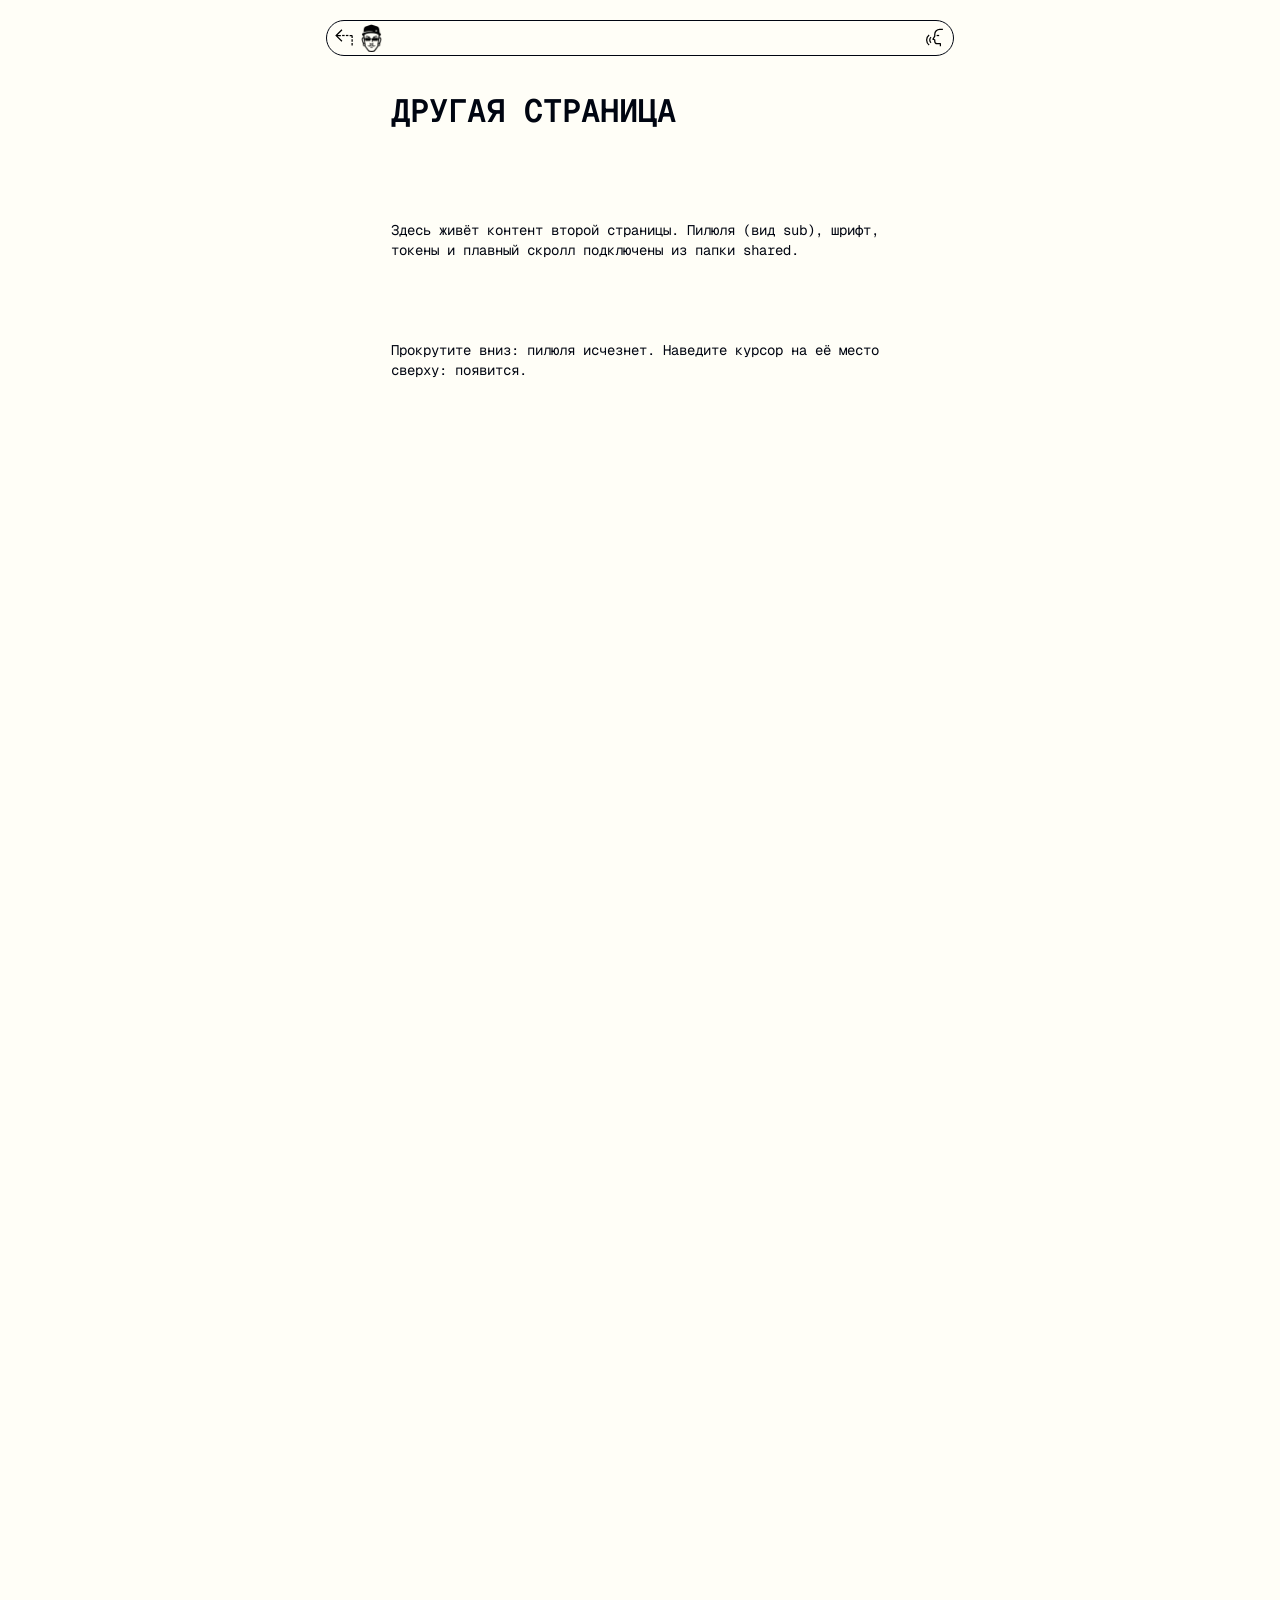
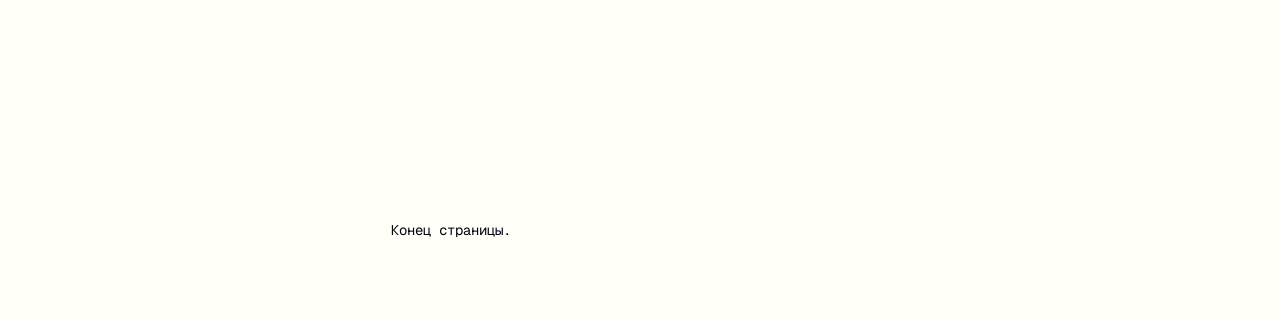
<file: source/example-other-page.html>
<!DOCTYPE html>
<html lang="ru">
<head>
<meta charset="utf-8">
<meta name="viewport" content="width=device-width, initial-scale=1, viewport-fit=cover">
<title>Пример другой страницы</title>
<link rel="stylesheet" href="shared/font.css">
<link rel="stylesheet" href="shared/tokens.css">
<link rel="stylesheet" href="shared/pill.css">
</head>
<body data-pill="sub">
<!-- Пилюля, вид sub (другие страницы). Вставить сразу после <body data-pill="sub"> -->
<div class="pill-slot" id="pillSlot" aria-hidden="true"></div>
<nav class="pill" id="pill" aria-label="Разделы">
  <div class="v v-sub">
    <div class="back-grp">
      <a class="pb" href="./" aria-label="Назад"><img alt="" src="assets/pill/back.svg"></a>
      <a class="mini" href="./" aria-label="На главную"><img alt="" src="assets/pill/head-mini.png"></a>
    </div>
    <a class="pb contact" href="https://t.me/floatingpatterns" aria-label="Написать мне" target="_blank" rel="noopener"><img alt="" src="assets/pill/voice-activate.svg"></a>
  </div>
</nav>

<main class="page">
  <h1 style="font-size:32.25px;line-height:58px;font-weight:600;text-transform:uppercase;margin:0">Другая страница</h1>
  <p>Здесь живёт контент второй страницы. Пилюля (вид sub), шрифт, токены и плавный скролл подключены из папки shared.</p>
  <p style="height:1400px">Прокрутите вниз: пилюля исчезнет. Наведите курсор на её место сверху: появится.</p>
  <p>Конец страницы.</p>
</main>
<script src="shared/smooth-wheel.js"></script>
<script src="shared/pill.js"></script>
</body>
</html>
</file>
<file: transition.css>
/* Переходы между главной и кейсами. Подключается во все страницы. */
html{overscroll-behavior-x:none}
main{transition:opacity .45s ease}
#pill>*{transition:opacity .3s ease}

/* вход: контент и иконки пилюли скрыты, пока страница не готова */
html.tr-enter main,
html.tr-enter #pill>*{opacity:0}
html.tr-ph #pill{opacity:0}
/* пока идёт вход, пилюля не прячется из-за восстановления прокрутки */
html.tr-enter .pill.away:not(:focus-within){opacity:1;transition:none}

/* выход: контент растворяется, иконки пилюли гаснут */
html.tr-out main{opacity:0;transition-duration:.4s}
html.tr-out #pill>*{opacity:0;transition-duration:.2s}

@media (prefers-reduced-motion:reduce){
  main,#pill>*{transition:none!important}
}

/* промежуточное состояние на тач-устройствах: чашка по центру (курсора-чашки там нет) */
#trCup{display:none;position:fixed;left:50%;top:50%;width:52px;height:60px;margin:-30px 0 0 -26px;opacity:0;pointer-events:none;z-index:200;transition:opacity .2s ease}
#trCup img{display:block;width:100%;height:100%}
@media (hover:none){
  #trCup{display:block}
  html.tr-out #trCup{opacity:1;transition-delay:.12s}
  html.tr-enter #trCup{opacity:1;transition:none}
}
</file>
<file: cursors.css>
/* Курсоры: стиль «полосы» (полоса 2 / зазор 2 физ. пикселя = 1px/1px на обычных экранах), светлая подложка. Подключается на всех страницах.
   Исходники в cursors/src/*.svg; PNG 1x/2x сделаны из них. */
html,body{cursor:url("cursors/arrow.png") 0 0,auto;cursor:-webkit-image-set(url("cursors/arrow.png") 1x,url("cursors/arrow@2x.png") 2x) 0 0,auto;cursor:image-set(url("cursors/arrow.png") 1x,url("cursors/arrow@2x.png") 2x) 0 0,auto}
a[href],button,[role="button"],summary,label[for],select,input[type="checkbox"],input[type="radio"],input[type="range"],.tg,.shot{cursor:url("cursors/pointer.png") 10 1,pointer;cursor:-webkit-image-set(url("cursors/pointer.png") 1x,url("cursors/pointer@2x.png") 2x) 10 1,pointer;cursor:image-set(url("cursors/pointer.png") 1x,url("cursors/pointer@2x.png") 2x) 10 1,pointer}
#lb,#lb *{cursor:url("cursors/close.png") 15 15,zoom-out;cursor:-webkit-image-set(url("cursors/close.png") 1x,url("cursors/close@2x.png") 2x) 15 15,zoom-out;cursor:image-set(url("cursors/close.png") 1x,url("cursors/close@2x.png") 2x) 15 15,zoom-out}
html.tr-out,html.tr-out *,html.tr-enter,html.tr-enter *{cursor:url("cursors/wait.png") 11 22,wait !important;cursor:-webkit-image-set(url("cursors/wait.png") 1x,url("cursors/wait@2x.png") 2x) 11 22,wait !important;cursor:image-set(url("cursors/wait.png") 1x,url("cursors/wait@2x.png") 2x) 11 22,wait !important}
</file>
<file: mobile.css>
/* Адаптив. Три режима по ширине экрана:
   ≥ 708 px     десктоп: колонка 498 px по центру, портрет в левом поле;
   553–707 px   колонка сужается (100% − 210 px, от 498 до 343), портрет остаётся в левом поле;
   ≤ 552 px     телефон: портрет уходит в строку пилюли, колонка почти во всю ширину (отступы 16 px).
   Карточки кейсов становятся компактными, когда колонка уже 440 px (контейнерный запрос). */
:root{--col:min(498px, 100% - 210px)}                  /* ширина колонки контента главной: 498 px, а когда слева не хватает места под портрет — сужается (до 343 px) */
@media (max-width:552px){:root{--col:min(498px, 100% - 32px)}}   /* телефон: портрет уходит в строку пилюли, колонка почти во всю ширину */
.lb-x{display:none}
html,body{overflow-x:clip}                                   /* страница не скроллится по горизонтали (кроме полос скриншотов) */

/* «Тариф»: контент 628 px, боковые отступы 16 px (пилюля = ширина контента) */
body[data-tr="case"] .page{max-width:calc(var(--content,628px) + 32px);padding-left:16px;padding-right:16px}

/* карточки кейсов на главной: когда колонка уже 440 px */
@container page (max-width: 439.98px){
  .row{gap:12px}
  .meta{font-size:15px;gap:6px;line-height:19px}             /* 3 строки по 19 + 2 зазора по 6 = 69 px */
  .lf{width:var(--lf,69px);height:var(--lf,69px)}            /* квадрат ровно по высоте блока с текстом (--lf выставляет скрипт на главной) */
  .lf img{width:calc(var(--lf,69px) * .64);height:calc(var(--lf,69px) * .64)}
  .lf-c{width:12px;height:12px}
  @media (hover:hover){ .case:hover .lf .lf-c{width:18px;height:18px} }   /* уголки при наведении растут меньше, чем на десктопе (там 17→26) */

  /* абзац «Опыт…»: на узкой колонке другие переносы (строки: «Опыт в создании data-dense/ | enterprise сервисов, процессов | и менторстве молодых дизайнеров. | Ценю ясность и последовательность | как в дизайне, так и в коммуникации.») */
  .bio br.d{display:none}
  .bio br.m{display:revert}
}

/* телефон */
@media (max-width:552px){
  /* пилюля: 44 px (кнопки 40 px), одинаково на всех страницах */
  .pill,.pill-slot{top:calc(12px + env(safe-area-inset-top,0px))}
  .pill-slot{height:44px}
  .pill{padding:1px}
  .pb{width:40px;height:40px}
  .pb img{width:22px;height:22px}
  .mini{width:25px;height:33px}

  /* главная: портрет + пилюля вместе ровно по ширине колонки контента, пилюля справа от портрета (39 + 8 px) */
  body[data-tr="home"][data-pill] .pill,
  body[data-tr="home"][data-pill] .pill-slot{left:calc(50% - var(--col) / 2 + 47px);transform:none;width:calc(var(--col) - 47px)}

  /* портрет на уровне пилюли: всегда виден, под ним светлая подложка, чтобы текст не смешивался с линиями */
  .portrait{display:block;left:calc(50% - var(--col) / 2);top:calc(12px + env(safe-area-inset-top,0px));width:39px;height:44px;z-index:12;
    background:var(--bg);border-radius:10px;box-shadow:0 0 0 4px var(--bg)}
  .portrait.is-gone{background:transparent;box-shadow:none}

  /* футер: отступы 56 px */
  .cf-row{gap:56px}
  body[data-tr="home"] .page{padding-bottom:56px}
  body:not([data-tr="home"]) .cf-row{margin-top:8px}          /* 48 (шаг блоков) + 8 = 56 */
  body[data-tr="case"] main{margin-bottom:56px}
  body[data-tr="case"] .page{padding-bottom:56px}
}

/* увеличенная картинка: на телефоне и на тач-устройствах курсора-креста нет, поэтому видимая кнопка закрытия 44×44 */
@media (max-width:552px),(hover:none){
  .lb-x{display:block;position:absolute;top:calc(12px + env(safe-area-inset-top,0px));right:12px;width:44px;height:44px;padding:0;border:0;
    background:url("cursors/src/close.svg") center/30px 30px no-repeat;z-index:2}
}
</file>
<file: cloudlink/styles.css>
@font-face{font-family:'Medeo Mono';font-style:normal;font-weight:100 900;src:url(assets/fonts/MedeoMono-Variable.woff2) format('woff2')}
@font-face{font-family:'Medeo Mono';font-style:italic;font-weight:100 900;src:url(assets/fonts/MedeoMono-Variable-Italic.woff2) format('woff2')}
:root{--bg:#fffef7;--fg:#101827;--link:#1565c0;--ph:#efeee6;--ph-line:#b9b8ae;box-sizing:border-box;padding-top:env(safe-area-inset-top,0px);padding-bottom:env(safe-area-inset-bottom,0px)}
html{scroll-padding-top:calc(env(safe-area-inset-top,0px) + 72px)}
*{box-sizing:border-box}
body{-webkit-font-smoothing:antialiased;-moz-osx-font-smoothing:grayscale;font-synthesis:none;margin:0;background:var(--bg);color:var(--fg);font:500 16px/21px "Medeo Mono",ui-monospace,Menlo,Consolas,monospace}
body::before{content:"";position:fixed;inset:0 0 auto;height:env(safe-area-inset-top,0px);background:var(--bg);z-index:10}
main{width:min(628px,calc(100% - 32px));margin:102.38px auto 80px;display:flex;flex-direction:column;gap:48px}
h1{font-size:36px;line-height:normal;font-weight:500;margin:0}
h2{font-size:28px;line-height:normal;font-weight:500;letter-spacing:.56px;text-transform:uppercase;margin:0}
h3{font-size:20px;line-height:normal;font-weight:600;margin:0}
p{margin:0}p+p{margin-top:13.7px}
a{color:var(--link);text-decoration:none}
.sec{display:flex;flex-direction:column;gap:12px}
.sec.l{gap:16px}
.meta{display:grid;grid-template-columns:200px 224px;gap:32px 0;margin-top:24px}
.m{display:flex;flex-direction:column;gap:6px;font:600 17px/normal "Medeo Mono",ui-monospace,monospace;letter-spacing:.34px;text-transform:uppercase}
.ic{position:relative;flex:none;width:40px;height:40px;margin-left:2px;display:grid;place-items:center}
.ic::before{content:"";position:absolute;inset:0;pointer-events:none;background:url("data:image/svg+xml,%3Csvg xmlns='http://www.w3.org/2000/svg' width='40' height='40' viewBox='0 0 40 40'%3E%3Crect width='40' height='40' fill='none' stroke='%23101827' stroke-width='2' stroke-dasharray='12 10' stroke-linejoin='miter' stroke-miterlimit='4'/%3E%3C/svg%3E") 0 0/40px 40px no-repeat}
.ic svg{display:block;flex:none;width:32px;height:32px}
.m a,.m .lk{color:var(--link)}
.quote{display:flex;gap:20px;align-items:center;font-size:18px;line-height:normal}
.qb{flex:none;display:block;width:6px;height:50px}.qb svg{display:block}
.quote>div{text-indent:-.45em}.quote em{display:block;margin-top:4px;text-indent:0}
ul{margin:13.7px 0 0;padding:0;list-style:disc outside}
.grp{display:flex;flex-direction:column;gap:40px}
.blk{display:flex;flex-direction:column;gap:16px}
.pair{display:flex;flex-direction:column;gap:28px}
.it{display:flex;flex-direction:column;gap:20px}
.bn{display:block;width:100%;max-width:628px;height:auto;margin-top:84px}
.g20{display:flex;flex-direction:column;gap:20px}
.chal,.rs{display:flex;flex-direction:column;gap:28px}
.more{display:flex;flex-direction:column;gap:0}
.tg{display:flex;align-items:center;gap:2px;padding:0;border:0;background:none;color:#e85b36;font:inherit;line-height:21px;text-align:left}
.tg svg{flex:none;width:24px;height:24px}
.tg .cd,.tg[aria-expanded="true"] .cr{display:none}
.tg[aria-expanded="true"] .cd{display:block}
.mbox{display:grid;grid-template-rows:0fr;opacity:0;transition:grid-template-rows .45s cubic-bezier(.4,0,.2,1),opacity .35s ease}
.mbox.open{grid-template-rows:1fr;opacity:1}
.mi{min-height:0;overflow:hidden}
.mj{display:flex;flex-direction:column;gap:12px;padding-top:16px}
@media (prefers-reduced-motion:reduce){.mbox{transition:none}}
.g2{display:grid;grid-template-columns:repeat(2,minmax(0,1fr));gap:12px}
.shot{display:block;width:100%;padding:0;margin:0;border:0;background:none;color:inherit}
.shot img{display:block;width:100%;height:auto}
.row{display:flex;gap:6.8px;overflow-x:auto}
.row .shot{flex:none;width:204.7px}
#lb{position:fixed;inset:0;z-index:100;display:flex;align-items:center;justify-content:center;padding:2vh 2vw;background:rgba(240,236,224,.9);-webkit-backdrop-filter:blur(14px) saturate(1.1);backdrop-filter:blur(14px) saturate(1.1);opacity:0;visibility:hidden;transition:opacity .2s,visibility .2s}
#lb.on{opacity:1;visibility:visible}
#lb img{display:block;width:auto;height:auto;max-width:96vw;max-height:94vh;filter:drop-shadow(0 18px 36px rgba(0,5,17,.22)) drop-shadow(0 0 1px rgba(0,5,17,.3));transform:scale(.97);transition:transform .2s}
#lb.on img{transform:none}

body.lock{overflow:hidden}
@media (max-width:560px){.meta{grid-template-columns:1fr 1fr}h1{font-size:28px}h2{font-size:22px}}

/* пилюля — такая же, как в кейсе «Тариф» */
:root{--ink:#000511;--focus:#0b3463}
.pill,.pill-slot{position:fixed;top:calc(20px + env(safe-area-inset-top,0px));left:50%;width:min(628px,100% - 32px);transform:translate(-50%,0)}
.pill{z-index:20;background:var(--bg);border:1px solid var(--ink);border-radius:999px;padding:1.84px;transition:opacity .4s ease,width .2s ease}
.pill-slot{height:36.35px;visibility:hidden;pointer-events:none}
.pill.away:not(:focus-within){opacity:0;pointer-events:none;transition:opacity .08s linear,width .2s ease}
.v{display:flex;align-items:center;justify-content:flex-end;gap:8px}
.v-sub{display:flex;justify-content:space-between;gap:0}
.back-grp{display:flex;align-items:center;gap:2px}
.mini{display:block;width:20.92px;height:27.67px}
.mini img{display:block;width:100%;height:100%;object-fit:cover}
.pb{width:30.67px;height:30.67px;border-radius:50%;display:grid;place-items:center;flex:none;transition:background-color .15s ease}
button.pb{border:0;padding:0;background:none;color:inherit}
.pb img{width:19.63px;height:19.63px;display:block;transition:filter .15s ease}
.pb--back img{transform:rotate(-90deg) scaleX(-1)}
.pb:hover,.pb:focus-visible{background:var(--ink)}
.pb:hover img,.pb:focus-visible img{filter:invert(1)}
.pb:focus-visible{outline:2px solid var(--focus);outline-offset:2px}
@media (prefers-reduced-motion:reduce){.pill,.pb,.pb img{transition:none}}
</file>
<file: footer.css>
/* Футер кейсов: кнопка Telegram и портрет, как внизу главной (отступы 80 px). */
.cf-row{display:flex;flex-direction:column;align-items:center;gap:80px;margin-top:32px}   /* 48 px (шаг между блоками) + 32 = 80 px */
.cf{display:block;width:72px;height:72px;flex:none}   /* по весу «чернил» близко к портрету 68×90 */
.cf svg{display:block;width:100%;height:100%}
.cf:focus-visible{outline:2px solid var(--link,#101827);outline-offset:4px;border-radius:50%}
.cf-portrait{display:block;width:68px;height:90px;flex:none}
</file>
<file: source/shared/font.css>
/* Medeo Mono, вариативный (вес 100–900). Путь рассчитан на страницы в корне пакета. */
@font-face{font-family:'Medeo Mono';src:url('../assets/fonts/MedeoMono-Variable.woff2') format('woff2');font-weight:100 900;font-style:normal;font-display:swap}
</file>
<file: source/shared/tokens.css>
/* Токены и база страницы. Подключать на каждой странице. */
:root{
  --bg:#fffef7; --ink:#000511; --link:#0b3463; --ph:rgba(0,5,17,.35);
  --mono:'Medeo Mono',ui-monospace,Menlo,monospace;
  color-scheme:light; box-sizing:border-box;
  padding-top:env(safe-area-inset-top,0px); padding-bottom:env(safe-area-inset-bottom,0px);
}
html{scroll-padding-top:env(safe-area-inset-top,0px)}
*,*::before,*::after{box-sizing:border-box}
body{margin:0;background:var(--bg);color:var(--ink);font-family:var(--mono);font-weight:400;font-size:14px;line-height:20px}
/* плашка под вырезом iPhone, чтобы контент не просвечивал под системной строкой */
body::before{content:"";position:fixed;inset:0 0 auto;height:env(safe-area-inset-top,0px);background:var(--bg);z-index:10}
p{margin:0;text-wrap:pretty}
/* колонка контента: 498 px по центру, блоки через 80 px */
.page{width:min(498px,100% - 32px);margin:0 auto;padding:82px 0 80px;display:flex;flex-direction:column;gap:80px;position:relative}
</file>
<file: source/shared/pill.css>
/* nav pill */
.pill,.pill-slot{position:fixed;top:calc(20px + env(safe-area-inset-top,0px));left:50%;width:min(498px,100% - 32px);transform:translate(-50%,0)}
body[data-pill="sub"] .pill,body[data-pill="sub"] .pill-slot{width:min(628px,100% - 32px)}
.pill{z-index:11;display:block;background:var(--bg);border:1px solid var(--ink);border-radius:999px;padding:1.84px;
  transition:opacity .4s ease,width .2s ease}
.pill-slot{height:36.35px;visibility:hidden;pointer-events:none}
.pill.away:not(:focus-within){opacity:0;pointer-events:none;transition:opacity .08s linear,width .2s ease}
.v{display:flex;align-items:center;justify-content:flex-end;gap:8px}
.v-sub{display:none;justify-content:space-between;gap:0}
body[data-pill="sub"] .v-main{display:none}
body[data-pill="sub"] .v-sub{display:flex}
.pb{width:30.67px;height:30.67px;border-radius:50%;display:grid;place-items:center;flex:none;transition:background-color .15s ease}
.pb img{width:19.63px;height:19.63px;display:block;transition:filter .15s ease}
.pb:hover,.pb:focus-visible{background:var(--ink)}
.pb:hover img,.pb:focus-visible img{filter:invert(1)}
.pb:focus-visible{outline:2px solid var(--link);outline-offset:2px}
.pb.contact img{transform:translate(-1.24px,-.61px)}
.back-grp{display:flex;align-items:center;gap:2px}
.mini{display:block;width:20.92px;height:27.67px}
.mini img{display:block;width:100%;height:100%;object-fit:cover}
@media (prefers-reduced-motion:reduce){.pill,.pb,.pb img{transition:none}}
</file>
